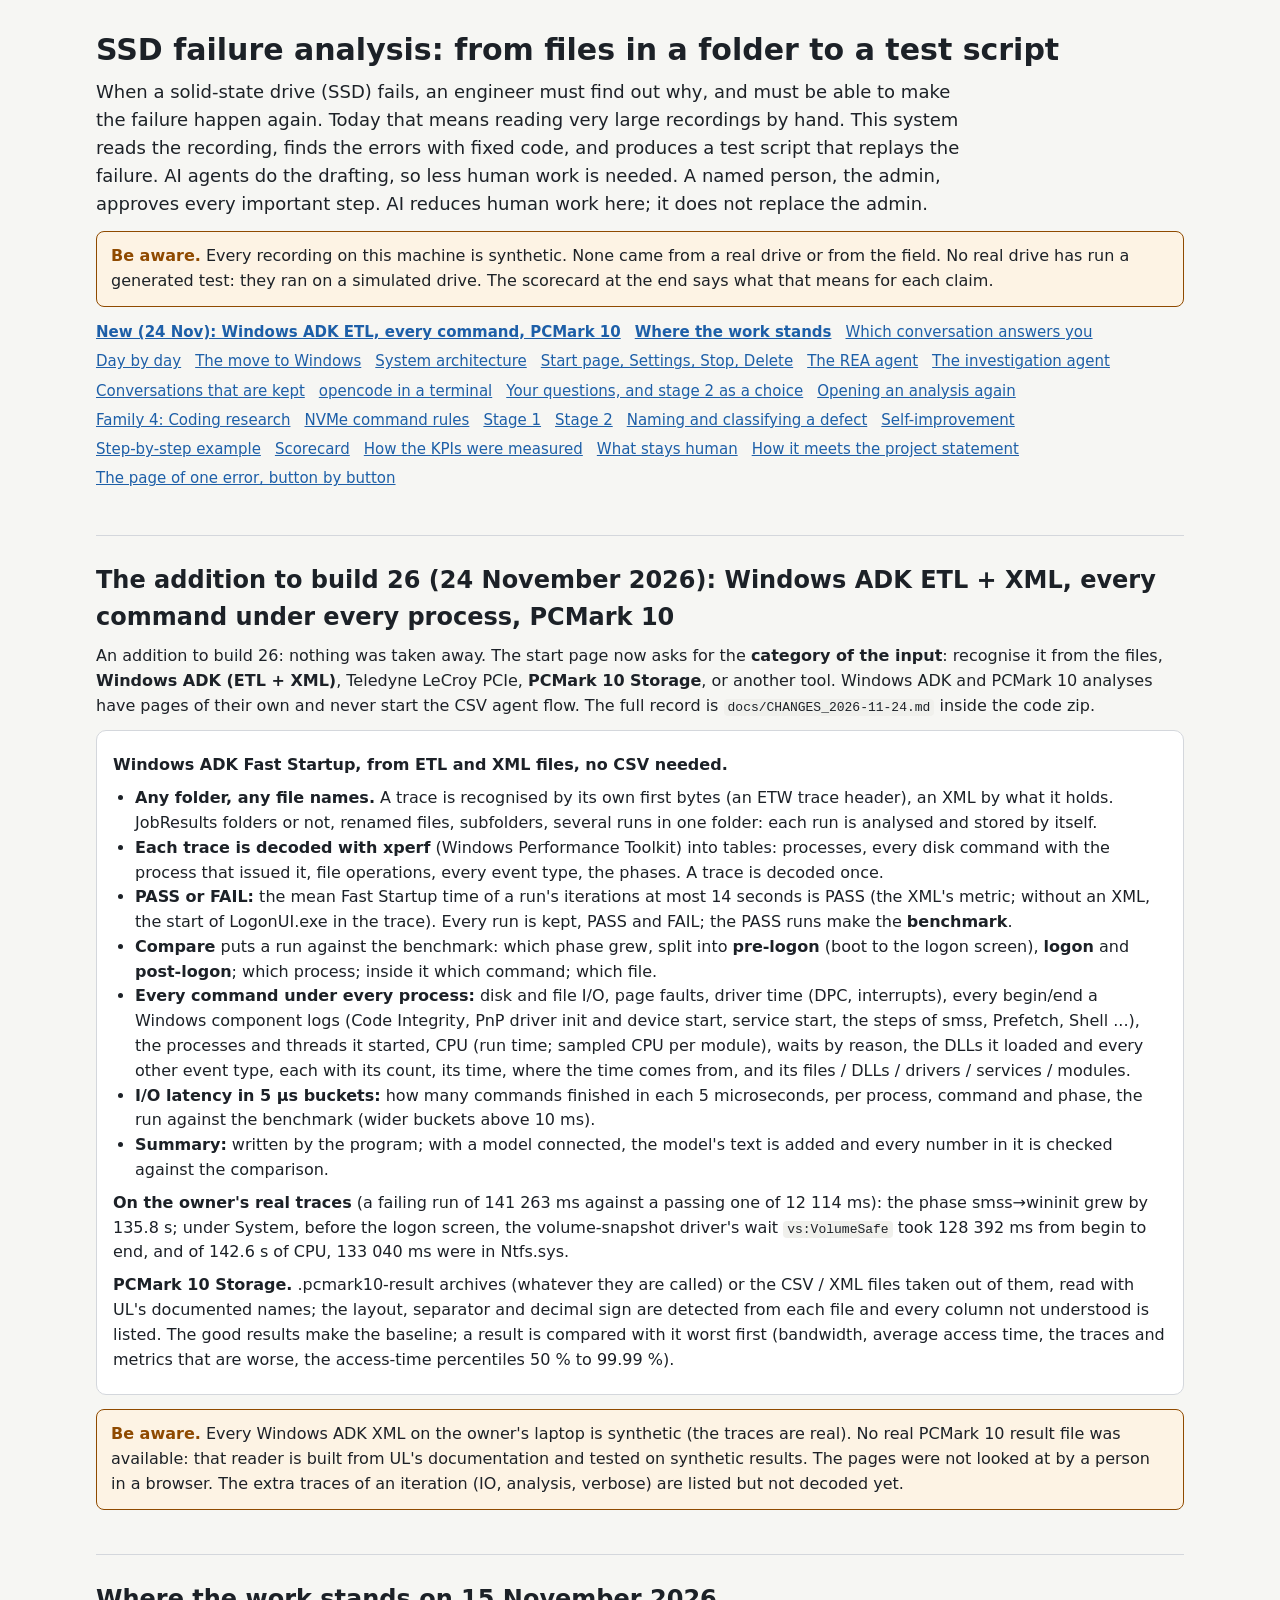
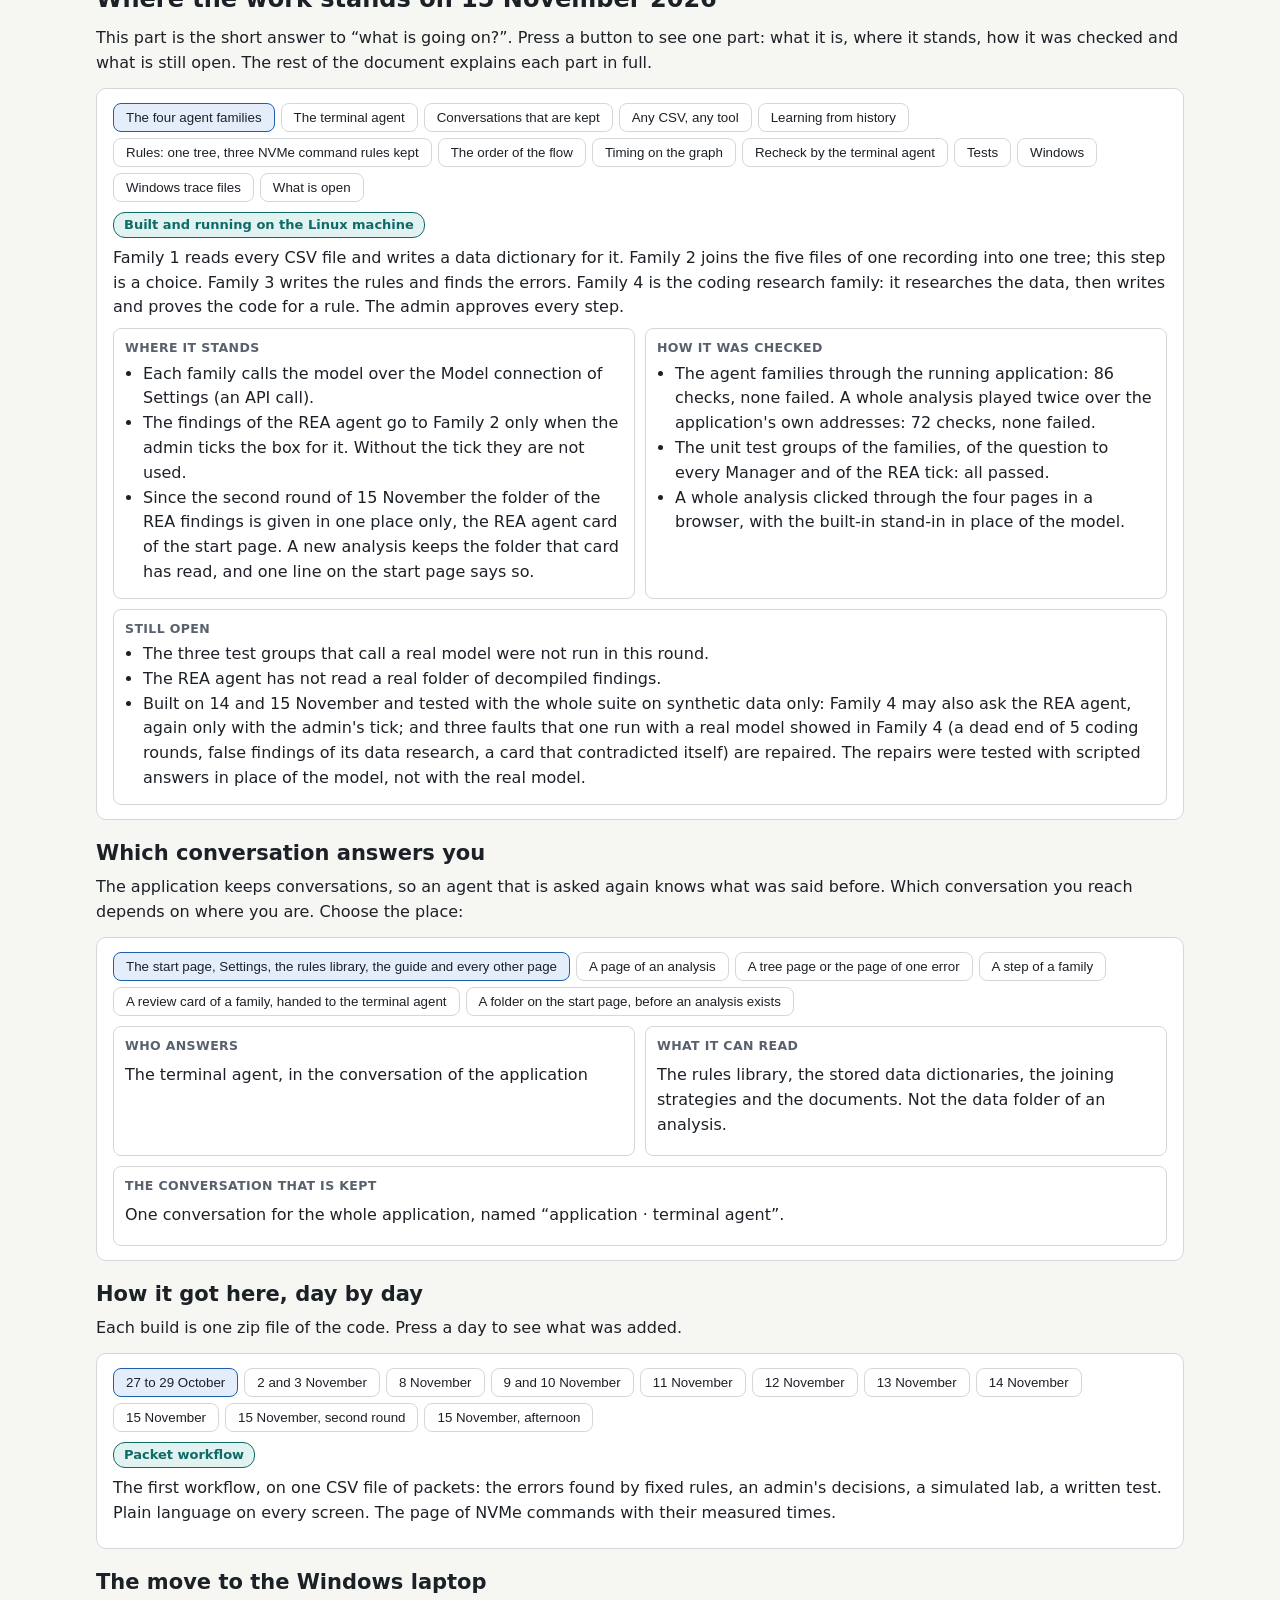
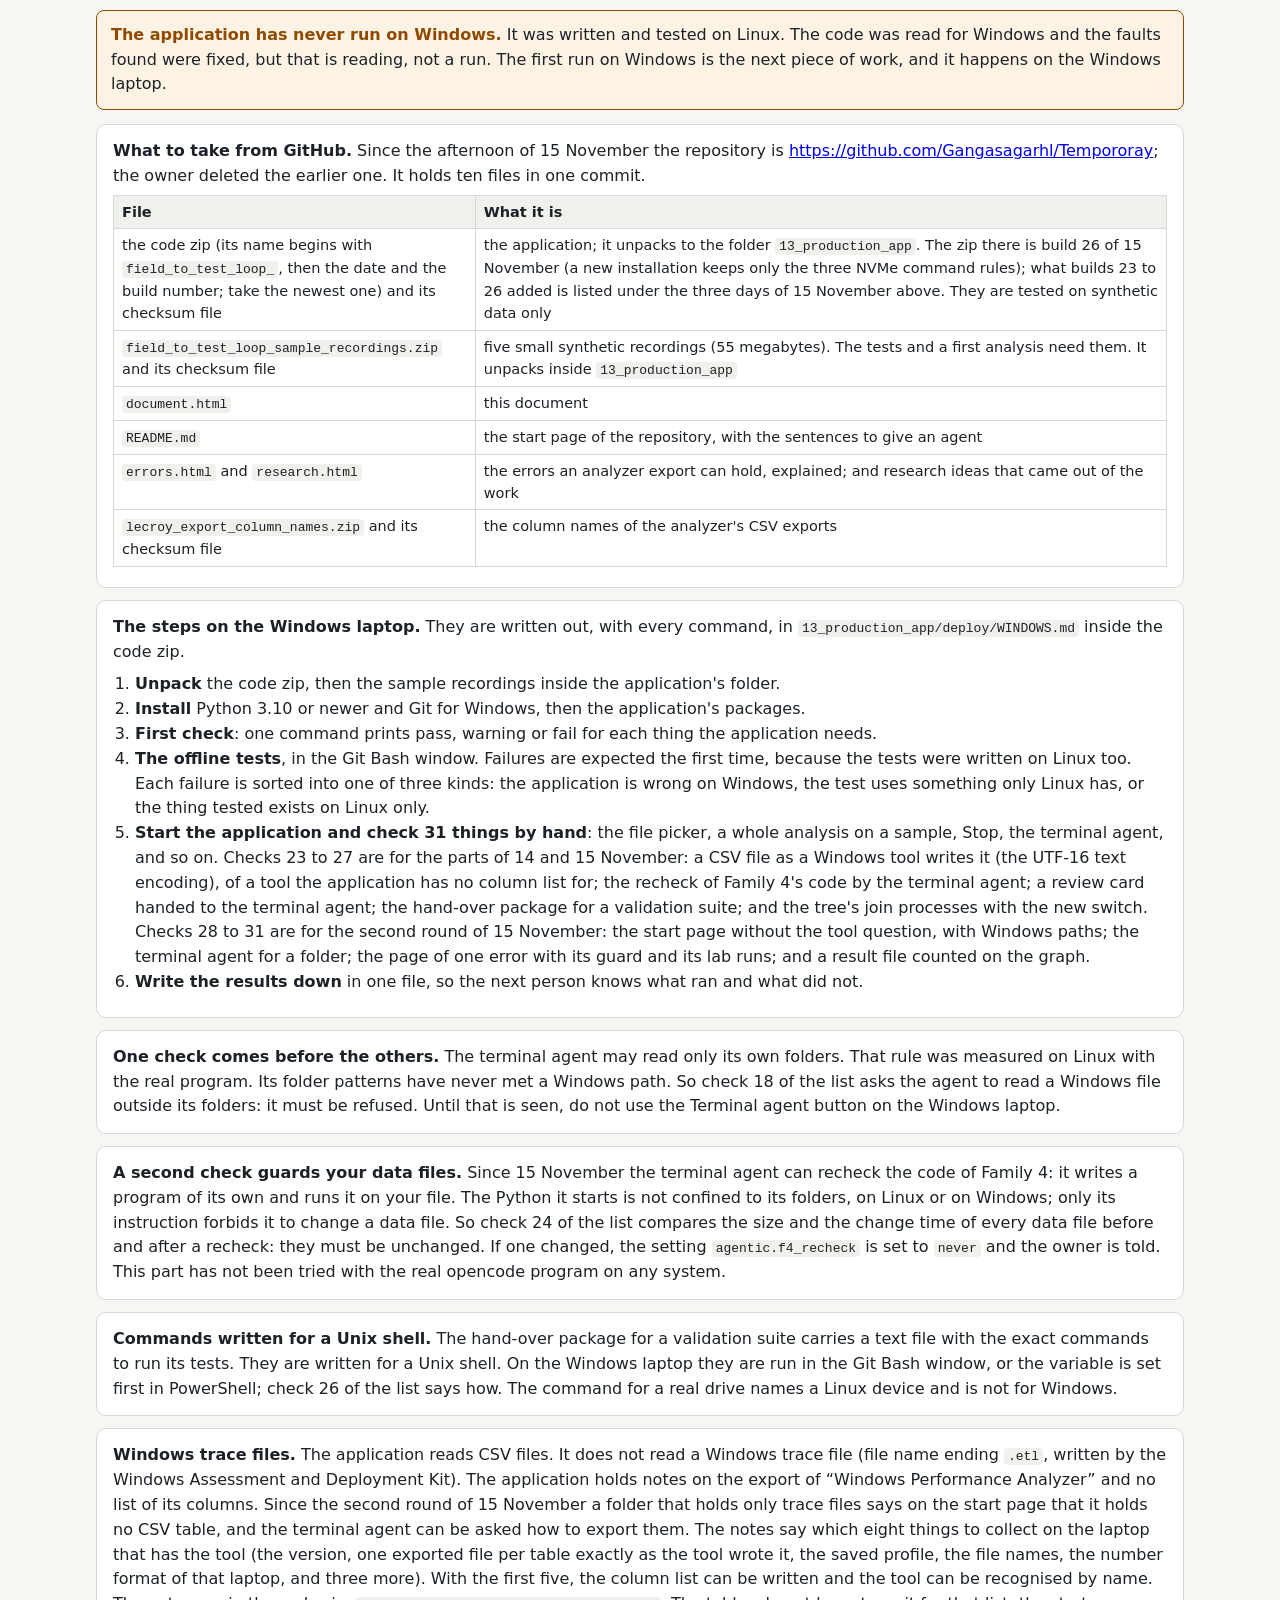
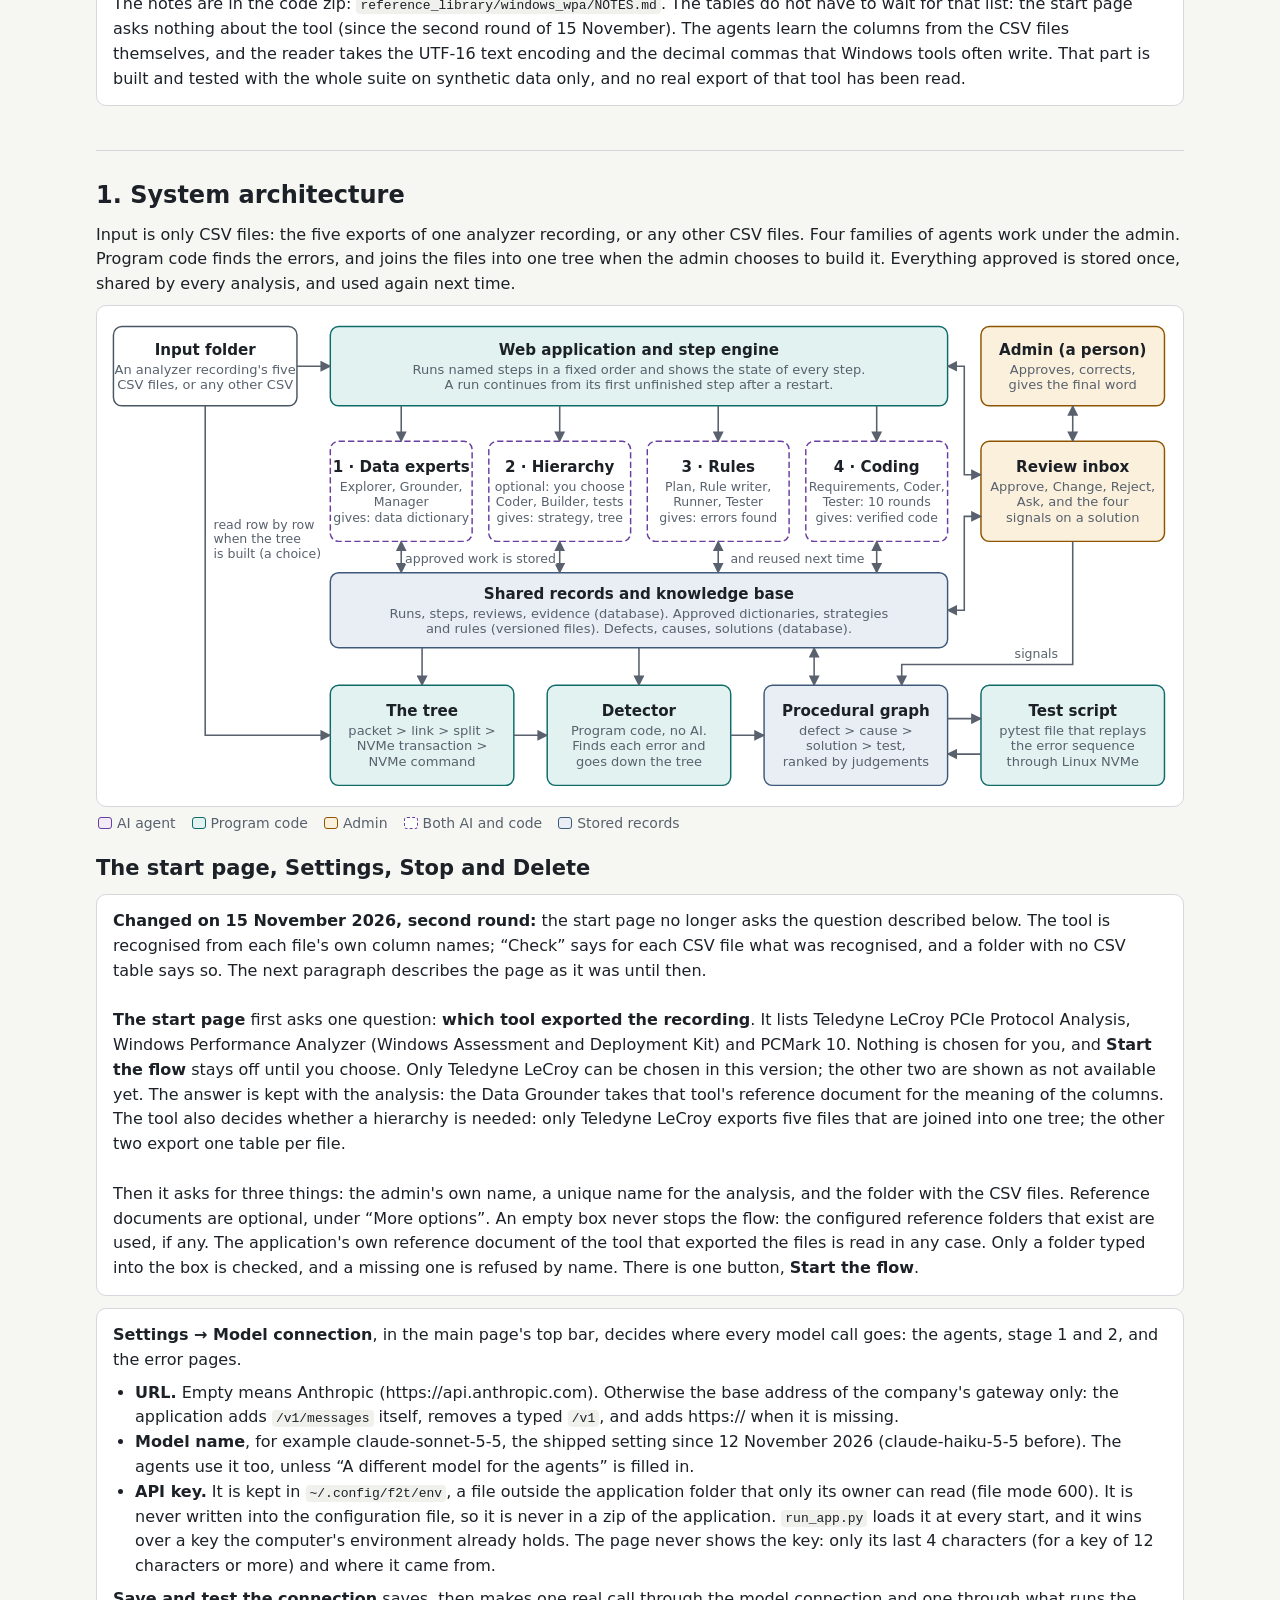
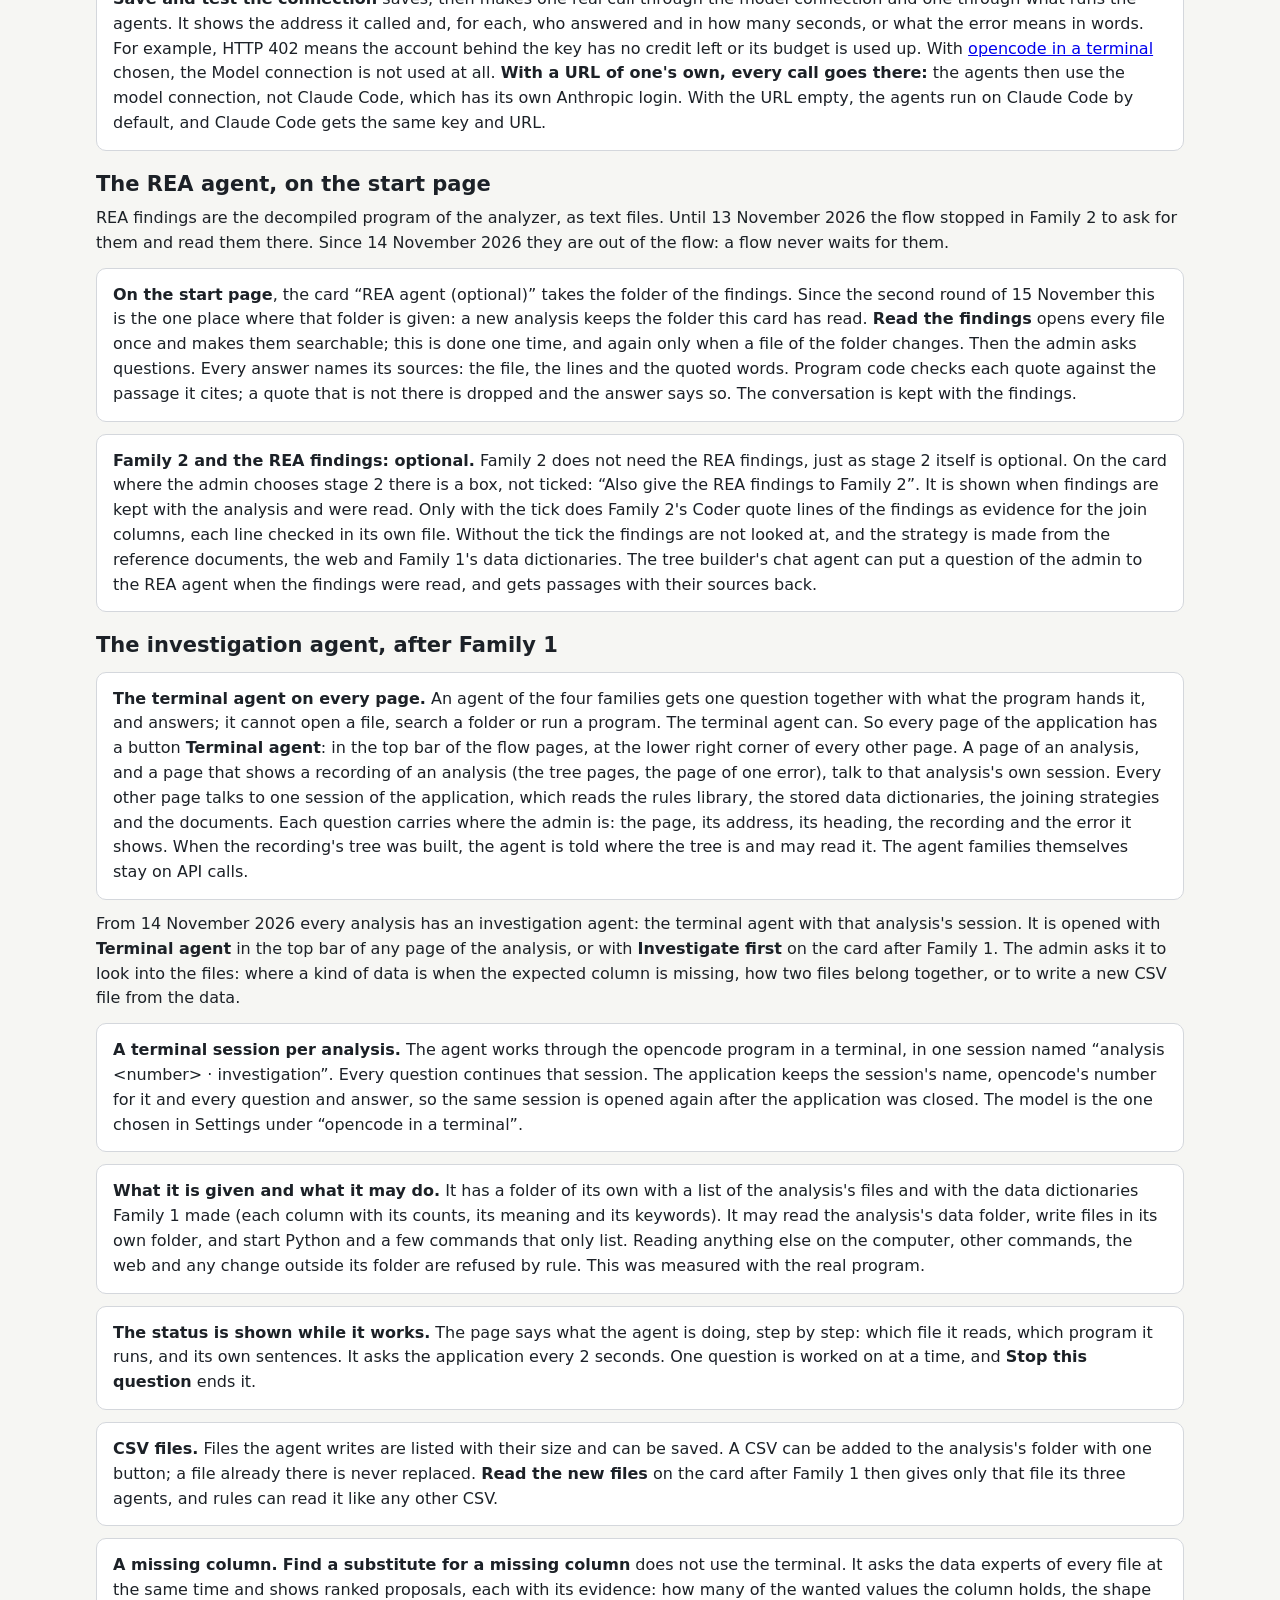
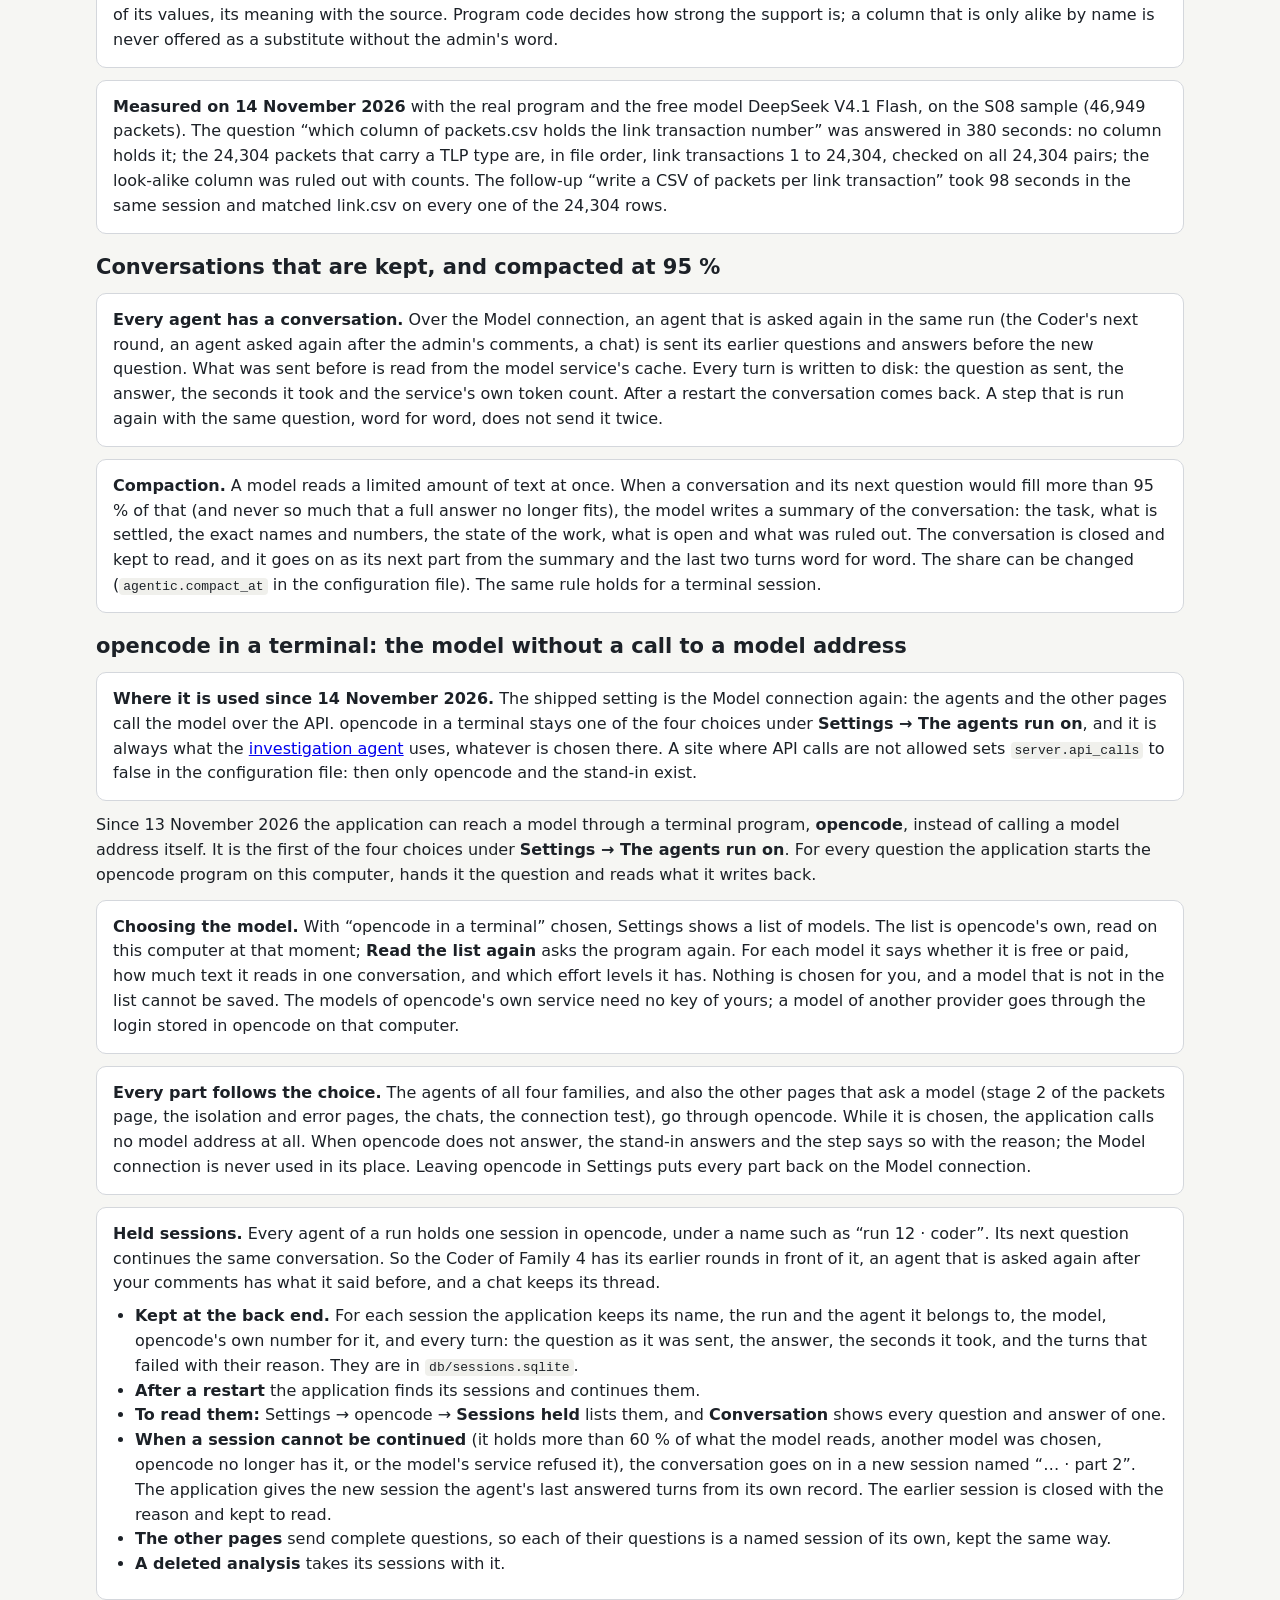
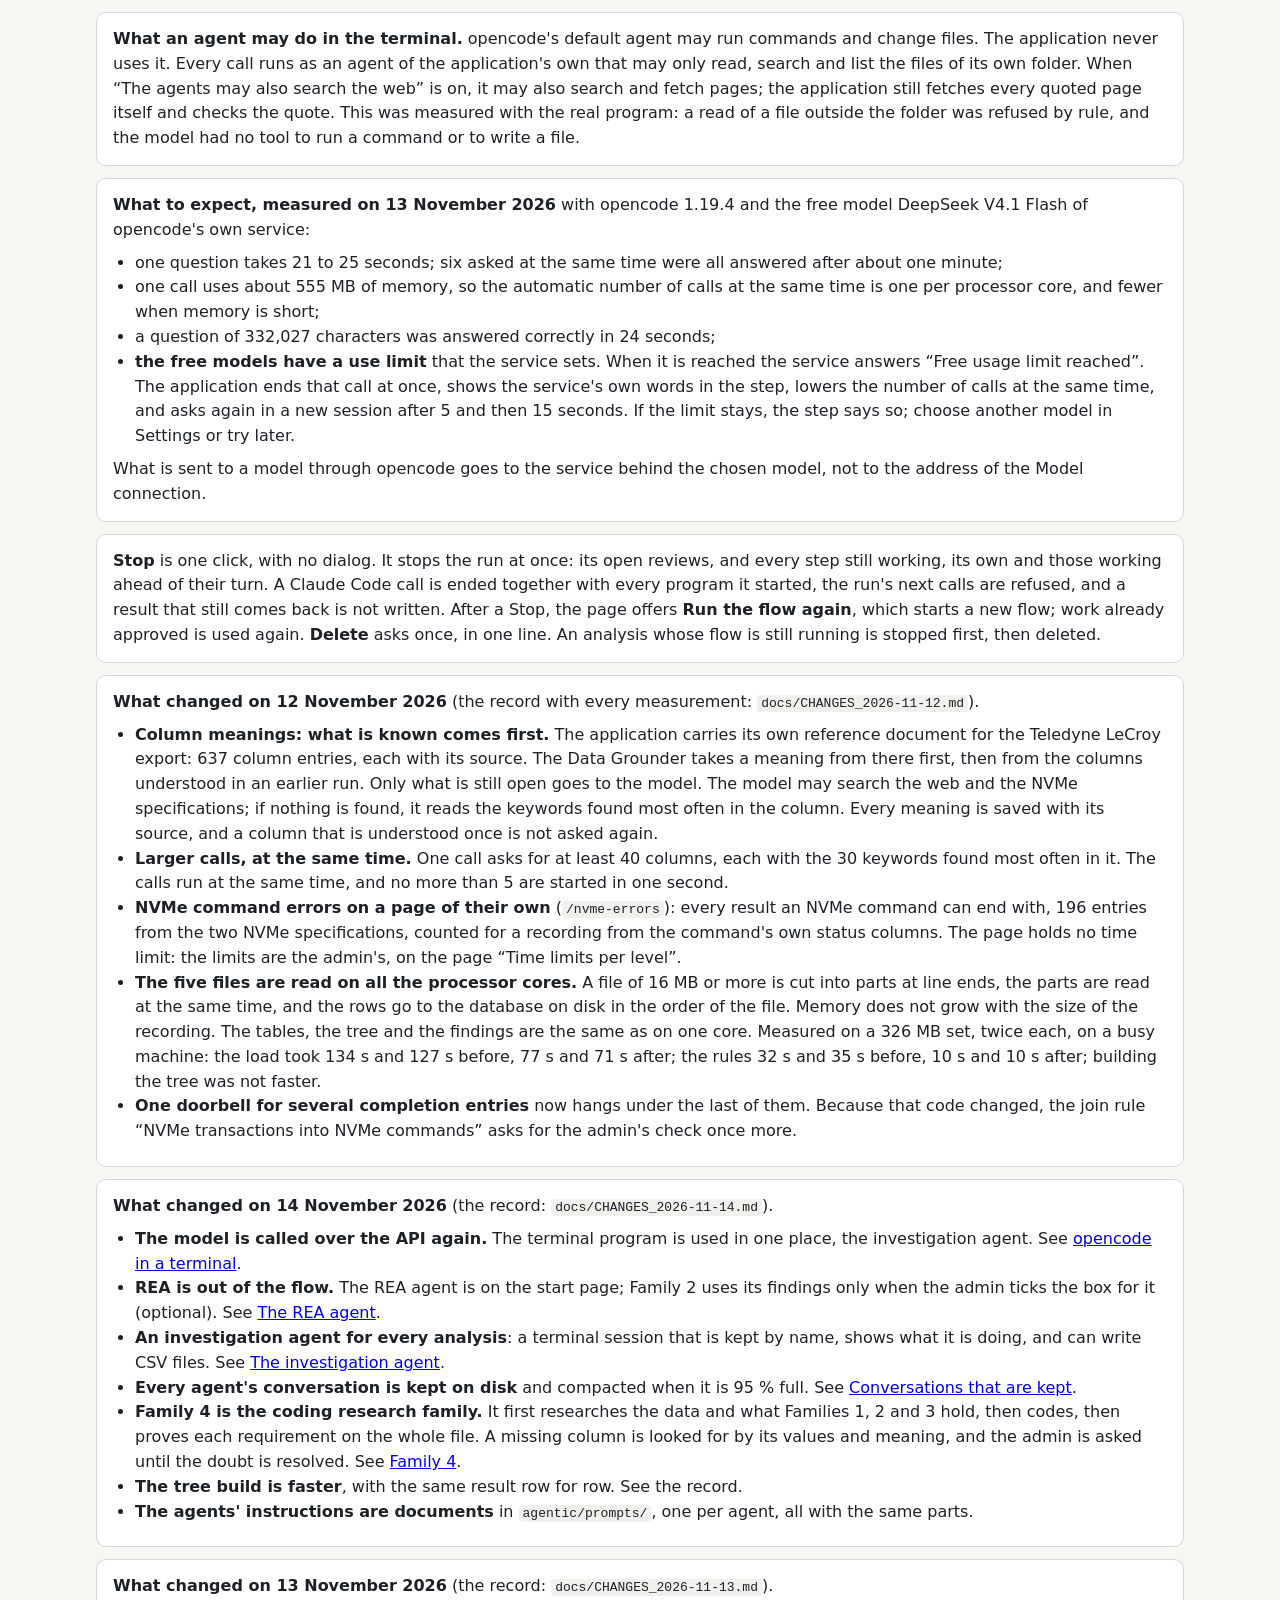
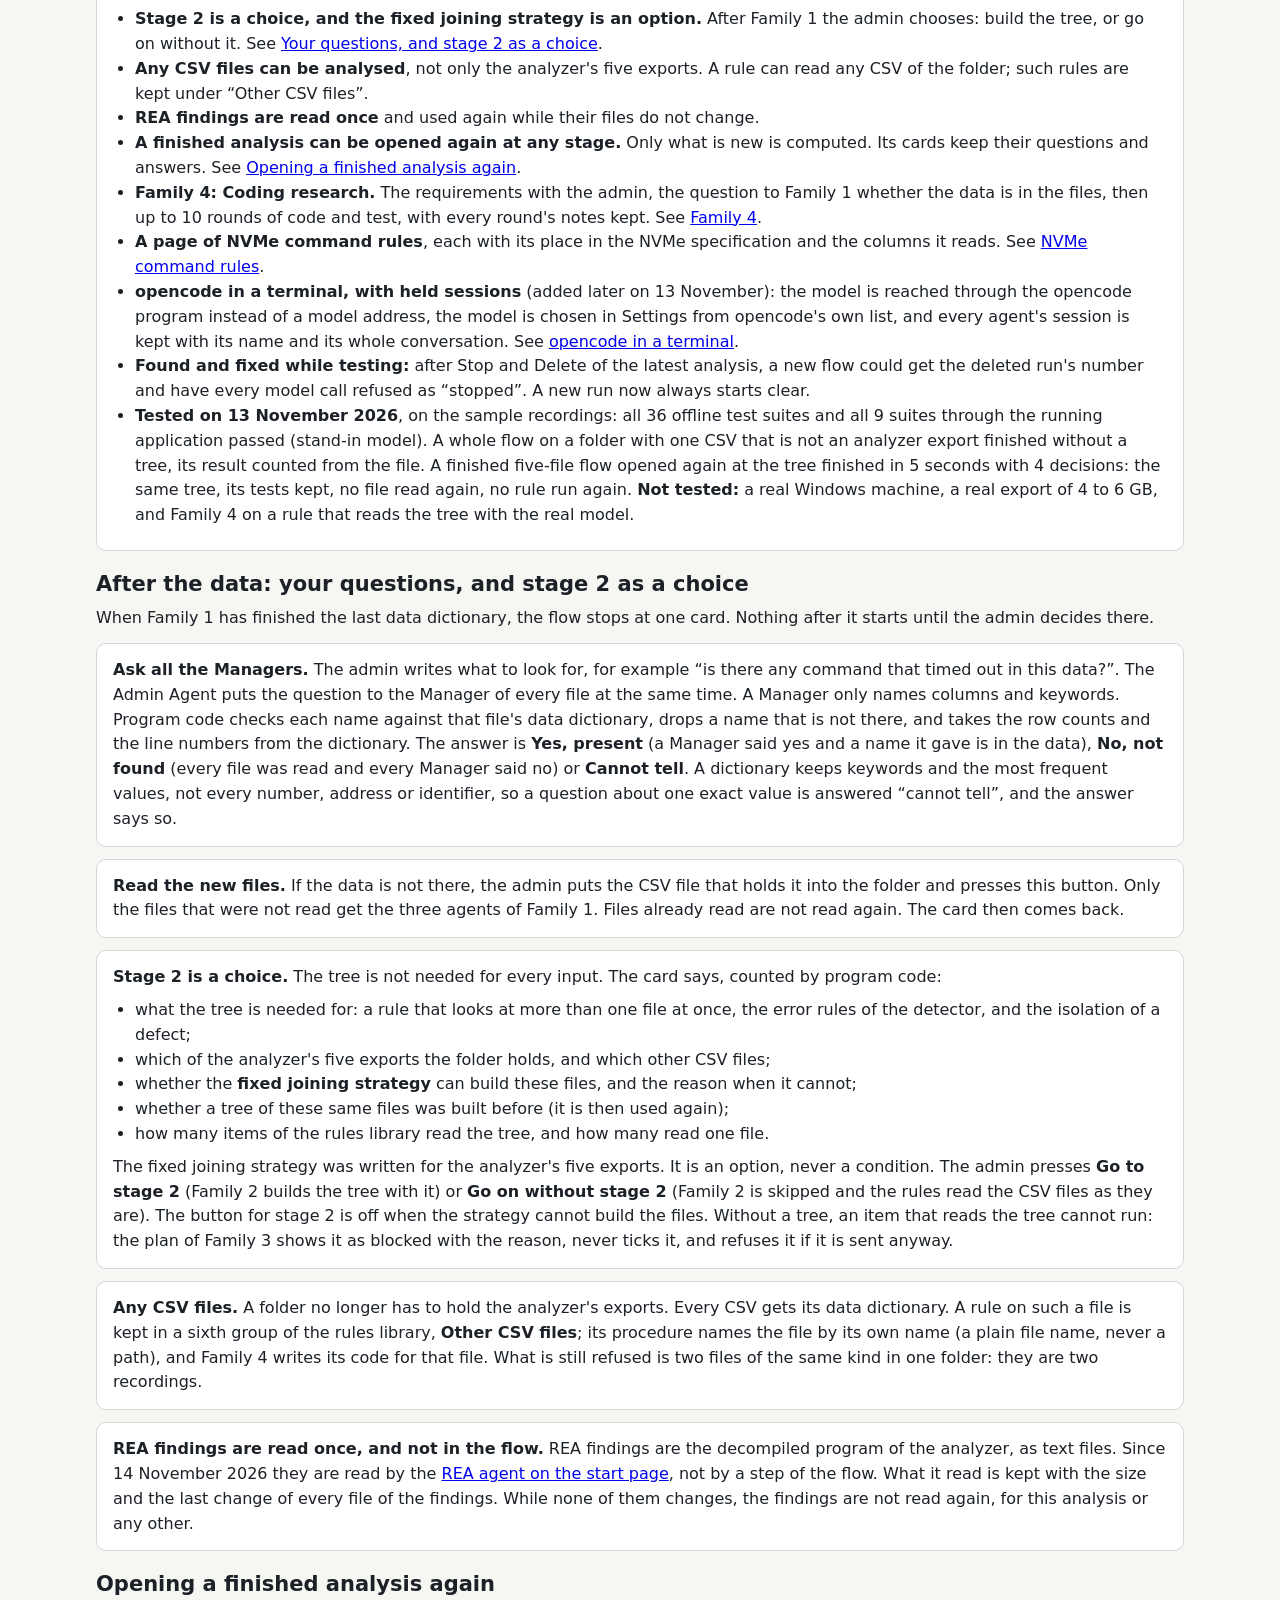
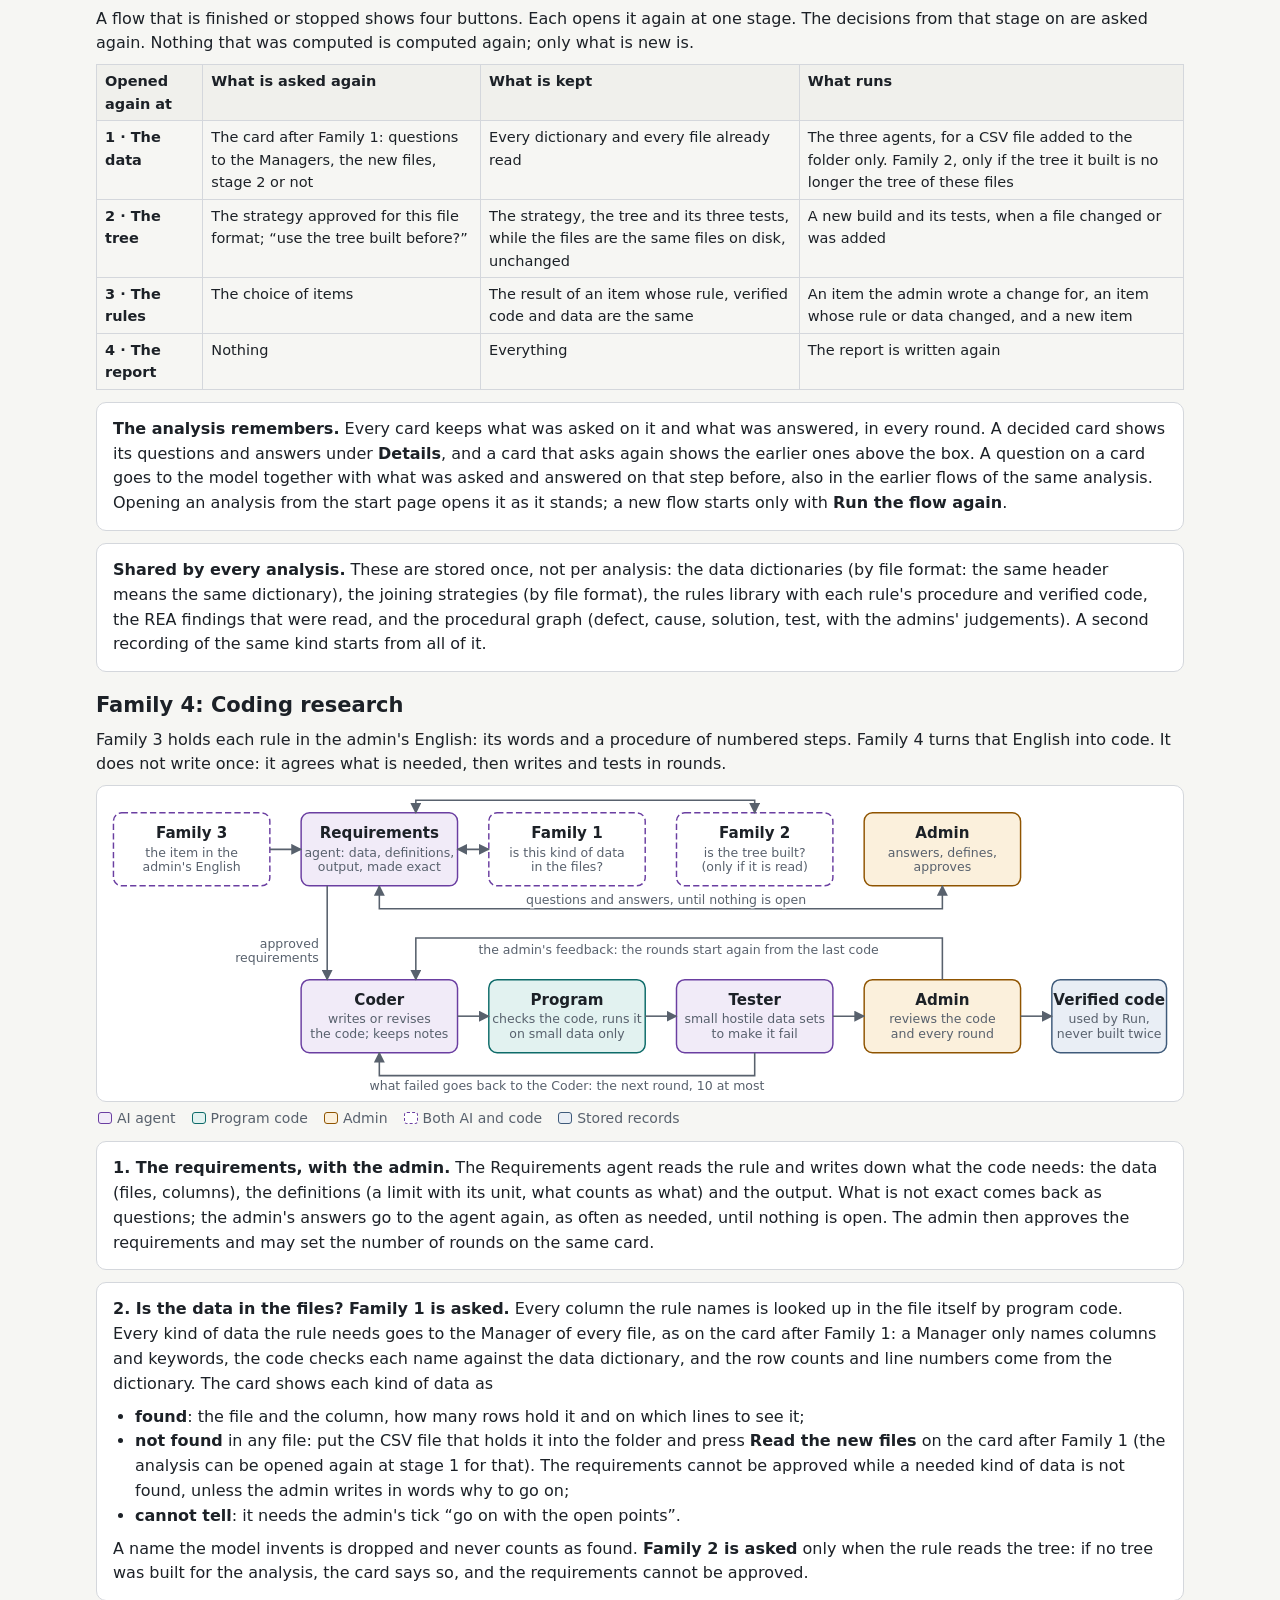
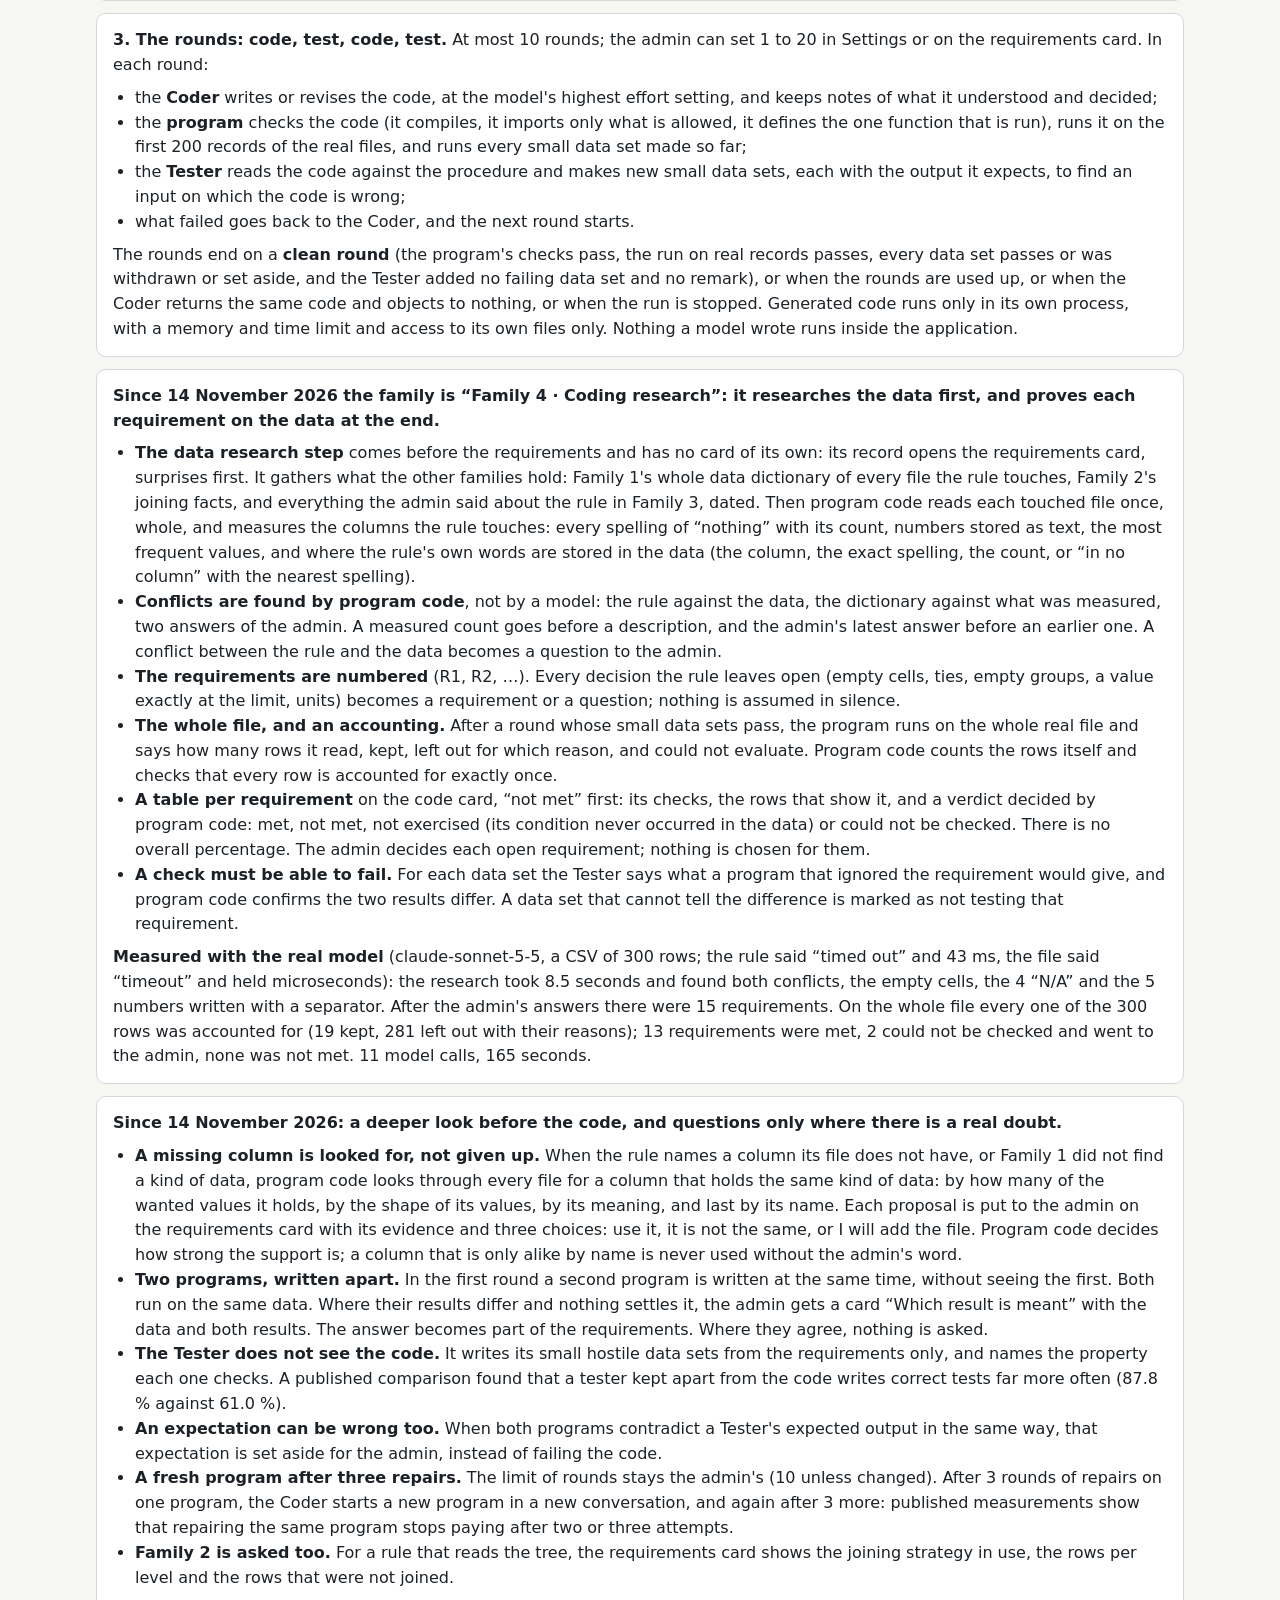
<file: document.html>
<!doctype html>
<html lang="en">
<head>
<meta charset="utf-8">
<meta name="viewport" content="width=device-width, initial-scale=1">
<meta name="color-scheme" content="light dark">
<title>SSD failure analysis: from files to a test script</title>
<style>
:root{--bg:#f6f6f3;--panel:#ffffff;--ink:#1c2127;--muted:#58616d;--line:#d4d7dc;--accent:#1d5fa8;--accent-bg:#e4eefa;--ai:#6a3ea1;--ai-bg:#f1ebf8;--code:#0d6b69;--code-bg:#e2f2f0;--admin:#8f5400;--admin-bg:#fbf0dc;--person:#4a5563;--store:#3e5a7a;--store-bg:#e9eef5;--warn:#8f4a00;--warn-bg:#fdf3e4;--bad:#a12b2b;--ok:#2a7239;--lane:#f0f0ec}
@media (prefers-color-scheme:dark){:root{--bg:#14171b;--panel:#1d2227;--ink:#e8eaed;--muted:#a4adb9;--line:#3a424c;--accent:#7db0ea;--accent-bg:#1e2f44;--ai:#c5a8ea;--ai-bg:#2b2340;--code:#74d3cf;--code-bg:#16302f;--admin:#f0bf70;--admin-bg:#3a2c13;--person:#b7c0cc;--store:#9fb8d6;--store-bg:#22303f;--warn:#f0b878;--warn-bg:#3a2a14;--bad:#f09a9a;--ok:#8fd09c;--lane:#191d22}}
*{box-sizing:border-box}
html{scroll-behavior:smooth}
body{margin:0;background:var(--bg);color:var(--ink);font:16px/1.55 system-ui,-apple-system,"Segoe UI",Roboto,Arial,sans-serif}
.wrap-page{max-width:1120px;margin:0 auto;padding:24px 16px 80px}
h1{font-size:30px;line-height:1.2;margin:8px 0 10px}
h2{font-size:24px;margin:44px 0 8px;border-top:1px solid var(--line);padding-top:26px}
h3{margin:0 0 6px;font-size:21px;line-height:1.3}
p{margin:8px 0}
ul,ol{margin:8px 0;padding-left:22px}
code{font:13px/1.45 ui-monospace,SFMono-Regular,Menlo,Consolas,monospace;background:var(--lane);padding:1px 4px;border-radius:4px;word-break:break-word}
code.wrap{display:block;padding:6px 8px;margin:4px 0}
small{color:var(--muted)}
.lead{font-size:18px;max-width:880px}
nav.toc{display:flex;flex-wrap:wrap;gap:6px 14px;margin:14px 0 4px;font-size:15px}
nav.toc a{color:var(--accent)}
.banner{background:var(--warn-bg);border:1px solid var(--warn);color:var(--ink);border-radius:8px;padding:12px 14px;margin:14px 0}
.banner b:first-child{color:var(--warn)}
.note{background:var(--store-bg);border-left:4px solid var(--store);padding:8px 12px;margin:10px 0;border-radius:0 6px 6px 0}
.note.warn{background:var(--warn-bg);border-left-color:var(--warn)}
.card{background:var(--panel);border:1px solid var(--line);border-radius:10px;padding:14px 16px;margin:12px 0}
.tw{overflow-x:auto;margin:6px 0}
table{border-collapse:collapse;width:100%;font-size:14.5px}
th,td{border:1px solid var(--line);padding:5px 8px;text-align:left;vertical-align:top}
th{background:var(--lane);font-weight:600}
.dwrap{overflow-x:auto;border:1px solid var(--line);border-radius:10px;background:var(--panel);padding:6px}
svg.dia{display:block;width:100%;min-width:720px;height:auto}
svg text{font-family:system-ui,-apple-system,"Segoe UI",Roboto,Arial,sans-serif}
.t{fill:var(--ink);font-size:14.5px;font-weight:650}
.t.sm{font-size:13.5px}
.s{fill:var(--muted);font-size:12.5px}
.s.xs{font-size:12px}
.bx rect,.bx polygon{fill:var(--panel);stroke:var(--line);stroke-width:1.4}
.bx.ai rect{fill:var(--ai-bg);stroke:var(--ai)}
.bx.code rect{fill:var(--code-bg);stroke:var(--code)}
.bx.admin rect,.bx.admin polygon{fill:var(--admin-bg);stroke:var(--admin)}
.bx.mix rect{fill:var(--panel);stroke:var(--ai);stroke-dasharray:6 3}
.bx.store rect{fill:var(--store-bg);stroke:var(--store)}
.bx.person rect{fill:var(--panel);stroke:var(--person)}
.lane rect{fill:var(--lane);stroke:none}
.lbl{paint-order:stroke;stroke:var(--panel);stroke-width:3px}
.lane+.lbl{stroke:var(--lane)}
.ar{fill:none;stroke:var(--muted);stroke-width:1.5}
.mk{fill:var(--muted)}.mkon{fill:var(--accent)}
.st-w rect{fill:var(--panel);stroke:var(--muted)}.st-r rect{fill:var(--accent-bg);stroke:var(--accent)}.st-n rect{fill:var(--admin-bg);stroke:var(--admin)}.st-a rect{fill:var(--code-bg);stroke:var(--code)}
.st-d rect,.st-s rect{fill:var(--panel);stroke:var(--line)}.st-f rect,.st-x rect{fill:var(--panel);stroke:var(--bad)}
.legend{display:flex;flex-wrap:wrap;gap:6px 16px;font-size:14px;margin:6px 2px 0;color:var(--muted)}
.key{display:inline-block;width:14px;height:12px;border-radius:3px;border:1.5px solid;vertical-align:-1px;margin-right:5px}
.k-ai{background:var(--ai-bg);border-color:var(--ai)}.k-code{background:var(--code-bg);border-color:var(--code)}.k-admin{background:var(--admin-bg);border-color:var(--admin)}.k-mix{background:var(--panel);border-color:var(--ai);border-style:dashed}.k-store{background:var(--store-bg);border-color:var(--store)}
#diagram .dia .bx.on rect,#diagram .dia .bx.on polygon{stroke:var(--accent);stroke-width:3.2}
#diagram .dia .bx.off{opacity:.34}
#diagram .dia .ar.off{opacity:.2}
#diagram .dia .ar.on{stroke:var(--accent);stroke-width:2.8;stroke-dasharray:9 7;animation:flow 1.1s linear infinite}
#diagram .dia .lbl.off{opacity:.3}
@keyframes flow{to{stroke-dashoffset:-32}}
.walkgrid{display:grid;grid-template-columns:262px minmax(0,1fr);gap:16px;align-items:start}
.steps{position:sticky;top:8px;max-height:calc(100vh - 18px);overflow:auto;background:var(--panel);border:1px solid var(--line);border-radius:10px;padding:8px}
.steps h4{margin:10px 6px 3px;font-size:12.5px;text-transform:uppercase;letter-spacing:.03em;color:var(--muted)}
.steps ol{list-style:none;margin:0;padding:0}
.steps button{display:block;width:100%;text-align:left;background:none;border:0;color:var(--ink);font:13.5px/1.3 inherit;padding:5px 7px;border-radius:6px;cursor:pointer}
.steps button:hover{background:var(--lane)}
.steps button.cur{background:var(--accent-bg);color:var(--ink);font-weight:650}
.steps button .n{color:var(--muted);display:inline-block;min-width:24px}
.ctl{position:sticky;top:0;z-index:5;background:var(--bg);padding:8px 0 6px;display:flex;flex-wrap:wrap;align-items:center;gap:10px}
.ctl .bar{flex:1 1 150px;height:9px;background:var(--line);border-radius:5px;overflow:hidden;min-width:100px}
.ctl .bar i{display:block;height:100%;background:var(--accent);width:0;transition:width .2s}
.ctl .pos{font-size:14.5px;color:var(--muted);white-space:nowrap}
button.nav{background:var(--panel);border:1.5px solid var(--accent);color:var(--accent);border-radius:8px;padding:8px 18px;font:600 16px inherit;cursor:pointer}
button.nav.pri{background:var(--accent);color:var(--bg)}
button.nav:disabled{opacity:.35;cursor:default}
.badges{display:flex;flex-wrap:wrap;gap:6px;margin:8px 0}
.bdg{display:inline-flex;align-items:center;font-size:13px;font-weight:600;border-radius:12px;padding:2px 10px;border:1.5px solid}
.bdg.ai{background:var(--ai-bg);color:var(--ai);border-color:var(--ai)}
.bdg.code{background:var(--code-bg);color:var(--code);border-color:var(--code)}
.bdg.admin{background:var(--admin-bg);color:var(--admin);border-color:var(--admin)}
.bdg.st{background:var(--panel);color:var(--ink);border-color:var(--line)}
.bdg.st.needs_review{background:var(--admin-bg);border-color:var(--admin);color:var(--admin)}
.bdg.st.approved,.bdg.st.done{background:var(--code-bg);border-color:var(--code);color:var(--code)}
.bdg.st.waiting{border-color:var(--muted)}
.bdg.st.running{background:var(--accent-bg);border-color:var(--accent);color:var(--accent)}
.bdg.pv{background:none;border:1px dashed var(--muted);color:var(--muted);font-weight:500}
.bdg.pv.real{border-style:solid;border-color:var(--ok);color:var(--ok)}
.wn{font-size:13px;color:var(--muted)}
.io{display:grid;grid-template-columns:minmax(0,1fr) minmax(0,2fr);gap:10px;margin:10px 0}
.io>div{background:var(--panel);border:1px solid var(--line);border-radius:8px;padding:9px 11px;min-width:0}
.io h5{margin:0 0 4px;font-size:12.5px;text-transform:uppercase;letter-spacing:.03em;color:var(--muted)}
.gatebox{background:var(--admin-bg);border:1px solid var(--admin);border-radius:8px;padding:9px 11px;margin:10px 0}
.gatebox b{color:var(--admin)}
.gatebox.nowait{background:var(--panel);border-color:var(--line);color:var(--muted)}
.chip{display:inline-block;border:1px solid var(--admin);border-radius:6px;padding:1px 9px;margin:3px 5px 0 0;font-size:13.5px;background:var(--panel)}
.chip.sel{background:var(--admin);color:var(--bg);font-weight:650}
.quote{display:block;border-left:3px solid var(--line);padding:2px 0 2px 10px;margin:5px 0;color:var(--ink)}
.calc{font:14px/1.6 ui-monospace,SFMono-Regular,Menlo,Consolas,monospace;background:var(--lane);border-radius:6px;padding:7px 10px}
pre.code{font:12.5px/1.45 ui-monospace,SFMono-Regular,Menlo,Consolas,monospace;background:var(--lane);border-radius:6px;padding:8px 10px;overflow-x:auto;white-space:pre-wrap;word-break:break-word;margin:6px 0}
.back{margin:10px 0;border:1px solid var(--line);border-radius:8px;overflow:hidden;background:var(--panel)}
.back h5{margin:0;padding:6px 11px;background:var(--lane);font-size:13px}
.back .tw{margin:0}.back table{border:0}.back th{display:none}.back td{border-width:1px 0 0}
.mg{margin:10px 0}
.mg .dwrap{padding:4px}
svg.mini{display:block;width:100%;min-width:640px;height:auto}
.mg .n{fill:var(--panel);stroke:var(--line);stroke-width:1.4}
.mg .n.chg{stroke:var(--accent);stroke-width:3;fill:var(--accent-bg)}
.mg .n.sup{stroke-dasharray:5 4;opacity:.75}
.mg .e{stroke:var(--muted);stroke-width:1.5;fill:none}
.mg .e.chg{stroke:var(--accent);stroke-width:3}
.mgcap{font-size:13px;color:var(--muted);margin:3px 2px}
details.glos{margin-top:14px}
details.glos summary{cursor:pointer;color:var(--accent)}
.io.widec{grid-template-columns:minmax(0,1fr)}
@media (max-width:900px){.walkgrid{grid-template-columns:minmax(0,1fr)}.steps{position:static;max-height:230px}.io{grid-template-columns:1fr}h1{font-size:26px}h2{font-size:22px}}
@media (prefers-reduced-motion:reduce){html{scroll-behavior:auto}#diagram .dia .ar.on{animation:none}.ctl .bar i{transition:none}}

</style>
</head>
<body>
<div class="wrap-page">
<h1>SSD failure analysis: from files in a folder to a test script</h1>
<p class="lead">When a solid-state drive (SSD) fails, an engineer must find out why, and must be able to make the failure happen again. Today that means reading very large recordings by hand. This system reads the recording, finds the errors with fixed code, and produces a test script that replays the failure. AI agents do the drafting, so less human work is needed. A named person, the admin, approves every important step. AI reduces human work here; it does not replace the admin.</p>
<div class="banner"><b>Be aware.</b> Every recording on this machine is synthetic. None came from a real drive or from the field. No real drive has run a generated test: they ran on a simulated drive. The scorecard at the end says what that means for each claim.</div>
<nav class="toc"><a href="#adk"><b>New (24 Nov): Windows ADK ETL, every command, PCMark 10</b></a><a href="#now"><b>Where the work stands</b></a><a href="#sessions">Which conversation answers you</a><a href="#days">Day by day</a><a href="#move">The move to Windows</a><a href="#arch">System architecture</a><a href="#settings">Start page, Settings, Stop, Delete</a><a href="#rea">The REA agent</a><a href="#investigate">The investigation agent</a><a href="#kept">Conversations that are kept</a><a href="#terminal">opencode in a terminal</a><a href="#choice">Your questions, and stage 2 as a choice</a><a href="#again">Opening an analysis again</a><a href="#f4">Family 4: Coding research</a><a href="#nvmerules">NVMe command rules</a><a href="#s1">Stage 1</a><a href="#s2">Stage 2</a><a href="#naming">Naming and classifying a defect</a><a href="#loop">Self-improvement</a><a href="#walk">Step-by-step example</a><a href="#score">Scorecard</a><a href="#kpihow">How the KPIs were measured</a><a href="#human">What stays human</a><a href="#meets">How it meets the project statement</a><a href="#buttons">The page of one error, button by button</a></nav>

<h2 id="adk">The addition to build 26 (24 November 2026): Windows ADK ETL + XML, every command under every process, PCMark 10</h2>
<p>An addition to build 26: nothing was taken away. The start page now asks for the <b>category of the input</b>: recognise it from the files, <b>Windows ADK (ETL + XML)</b>, Teledyne LeCroy PCIe, <b>PCMark 10 Storage</b>, or another tool. Windows ADK and PCMark 10 analyses have pages of their own and never start the CSV agent flow. The full record is <code>docs/CHANGES_2026-11-24.md</code> inside the code zip.</p>
<div class="card">
<p><b>Windows ADK Fast Startup, from ETL and XML files, no CSV needed.</b></p>
<ul>
<li><b>Any folder, any file names.</b> A trace is recognised by its own first bytes (an ETW trace header), an XML by what it holds. JobResults folders or not, renamed files, subfolders, several runs in one folder: each run is analysed and stored by itself.</li>
<li><b>Each trace is decoded with xperf</b> (Windows Performance Toolkit) into tables: processes, every disk command with the process that issued it, file operations, every event type, the phases. A trace is decoded once.</li>
<li><b>PASS or FAIL:</b> the mean Fast Startup time of a run's iterations at most 14 seconds is PASS (the XML's metric; without an XML, the start of LogonUI.exe in the trace). Every run is kept, PASS and FAIL; the PASS runs make the <b>benchmark</b>.</li>
<li><b>Compare</b> puts a run against the benchmark: which phase grew, split into <b>pre-logon</b> (boot to the logon screen), <b>logon</b> and <b>post-logon</b>; which process; inside it which command; which file.</li>
<li><b>Every command under every process:</b> disk and file I/O, page faults, driver time (DPC, interrupts), every begin/end a Windows component logs (Code Integrity, PnP driver init and device start, service start, the steps of smss, Prefetch, Shell ...), the processes and threads it started, CPU (run time; sampled CPU per module), waits by reason, the DLLs it loaded and every other event type, each with its count, its time, where the time comes from, and its files / DLLs / drivers / services / modules.</li>
<li><b>I/O latency in 5 µs buckets:</b> how many commands finished in each 5 microseconds, per process, command and phase, the run against the benchmark (wider buckets above 10 ms).</li>
<li><b>Summary:</b> written by the program; with a model connected, the model's text is added and every number in it is checked against the comparison.</li>
</ul>
<p><b>On the owner's real traces</b> (a failing run of 141 263 ms against a passing one of 12 114 ms): the phase smss&rarr;wininit grew by 135.8 s; under System, before the logon screen, the volume-snapshot driver's wait <code>vs:VolumeSafe</code> took 128 392 ms from begin to end, and of 142.6 s of CPU, 133 040 ms were in Ntfs.sys.</p>
<p><b>PCMark 10 Storage.</b> .pcmark10-result archives (whatever they are called) or the CSV / XML files taken out of them, read with UL's documented names; the layout, separator and decimal sign are detected from each file and every column not understood is listed. The good results make the baseline; a result is compared with it worst first (bandwidth, average access time, the traces and metrics that are worse, the access-time percentiles 50 % to 99.99 %).</p>
</div>
<div class="banner"><b>Be aware.</b> Every Windows ADK XML on the owner's laptop is synthetic (the traces are real). No real PCMark 10 result file was available: that reader is built from UL's documentation and tested on synthetic results. The pages were not looked at by a person in a browser. The extra traces of an iteration (IO, analysis, verbose) are listed but not decoded yet.</div>

<h2 id="now">Where the work stands on 15 November 2026</h2>
<p>This part is the short answer to &ldquo;what is going on?&rdquo;. Press a button to see one part: what it is, where it stands, how it was checked and what is still open. The rest of the document explains each part in full.</p>
<div class="card">
<div class="tabs" id="nowtabs" role="tablist" aria-label="Parts of the work"></div>
<div id="nowpanel" aria-live="polite"></div>
</div>

<h3 id="sessions" style="margin-top:20px">Which conversation answers you</h3>
<p>The application keeps conversations, so an agent that is asked again knows what was said before. Which conversation you reach depends on where you are. Choose the place:</p>
<div class="card">
<div class="tabs" id="sestabs" role="tablist" aria-label="Where you are in the application"></div>
<div id="sespanel" aria-live="polite"></div>
</div>

<h3 id="days" style="margin-top:20px">How it got here, day by day</h3>
<p>Each build is one zip file of the code. Press a day to see what was added.</p>
<div class="card">
<div class="tabs" id="daytabs" role="tablist" aria-label="Days of the work"></div>
<div id="daypanel" aria-live="polite"></div>
</div>

<h3 id="move" style="margin-top:20px">The move to the Windows laptop</h3>
<div class="banner"><b>The application has never run on Windows.</b> It was written and tested on Linux. The code was read for Windows and the faults found were fixed, but that is reading, not a run. The first run on Windows is the next piece of work, and it happens on the Windows laptop.</div>
<div class="card"><b>What to take from GitHub.</b> Since the afternoon of 15 November the repository is <a href="https://github.com/Gangasagarhl/Tempororay" style="overflow-wrap:anywhere">https://github.com/Gangasagarhl/Tempororay</a>; the owner deleted the earlier one. It holds ten files in one commit.
<div class="tw"><table><tr><th>File</th><th>What it is</th></tr>
<tr><td>the code zip (its name begins with <code>field_to_test_loop_</code>, then the date and the build number; take the newest one) and its checksum file</td><td>the application; it unpacks to the folder <code>13_production_app</code>. The zip there is build 26 of 15 November (a new installation keeps only the three NVMe command rules); what builds 23 to 26 added is listed under the three days of 15 November above. They are tested on synthetic data only</td></tr>
<tr><td><code>field_to_test_loop_sample_recordings.zip</code> and its checksum file</td><td>five small synthetic recordings (55 megabytes). The tests and a first analysis need them. It unpacks inside <code>13_production_app</code></td></tr>
<tr><td><code>document.html</code></td><td>this document</td></tr>
<tr><td><code>README.md</code></td><td>the start page of the repository, with the sentences to give an agent</td></tr>
<tr><td><code>errors.html</code> and <code>research.html</code></td><td>the errors an analyzer export can hold, explained; and research ideas that came out of the work</td></tr>
<tr><td><code>lecroy_export_column_names.zip</code> and its checksum file</td><td>the column names of the analyzer's CSV exports</td></tr></table></div></div>
<div class="card"><b>The steps on the Windows laptop.</b> They are written out, with every command, in <code>13_production_app/deploy/WINDOWS.md</code> inside the code zip.
<ol>
<li><b>Unpack</b> the code zip, then the sample recordings inside the application's folder.</li>
<li><b>Install</b> Python 3.10 or newer and Git for Windows, then the application's packages.</li>
<li><b>First check</b>: one command prints pass, warning or fail for each thing the application needs.</li>
<li><b>The offline tests</b>, in the Git Bash window. Failures are expected the first time, because the tests were written on Linux too. Each failure is sorted into one of three kinds: the application is wrong on Windows, the test uses something only Linux has, or the thing tested exists on Linux only.</li>
<li><b>Start the application and check 31 things by hand</b>: the file picker, a whole analysis on a sample, Stop, the terminal agent, and so on. Checks 23 to 27 are for the parts of 14 and 15 November: a CSV file as a Windows tool writes it (the UTF-16 text encoding), of a tool the application has no column list for; the recheck of Family 4's code by the terminal agent; a review card handed to the terminal agent; the hand-over package for a validation suite; and the tree's join processes with the new switch. Checks 28 to 31 are for the second round of 15 November: the start page without the tool question, with Windows paths; the terminal agent for a folder; the page of one error with its guard and its lab runs; and a result file counted on the graph.</li>
<li><b>Write the results down</b> in one file, so the next person knows what ran and what did not.</li>
</ol></div>
<div class="card"><b>One check comes before the others.</b> The terminal agent may read only its own folders. That rule was measured on Linux with the real program. Its folder patterns have never met a Windows path. So check 18 of the list asks the agent to read a Windows file outside its folders: it must be refused. Until that is seen, do not use the Terminal agent button on the Windows laptop.</div>
<div class="card"><b>A second check guards your data files.</b> Since 15 November the terminal agent can recheck the code of Family 4: it writes a program of its own and runs it on your file. The Python it starts is not confined to its folders, on Linux or on Windows; only its instruction forbids it to change a data file. So check 24 of the list compares the size and the change time of every data file before and after a recheck: they must be unchanged. If one changed, the setting <code>agentic.f4_recheck</code> is set to <code>never</code> and the owner is told. This part has not been tried with the real opencode program on any system.</div>
<div class="card"><b>Commands written for a Unix shell.</b> The hand-over package for a validation suite carries a text file with the exact commands to run its tests. They are written for a Unix shell. On the Windows laptop they are run in the Git Bash window, or the variable is set first in PowerShell; check 26 of the list says how. The command for a real drive names a Linux device and is not for Windows.</div>
<div class="card"><b>Windows trace files.</b> The application reads CSV files. It does not read a Windows trace file (file name ending <code>.etl</code>, written by the Windows Assessment and Deployment Kit). The application holds notes on the export of &ldquo;Windows Performance Analyzer&rdquo; and no list of its columns. Since the second round of 15 November a folder that holds only trace files says on the start page that it holds no CSV table, and the terminal agent can be asked how to export them. The notes say which eight things to collect on the laptop that has the tool (the version, one exported file per table exactly as the tool wrote it, the saved profile, the file names, the number format of that laptop, and three more). With the first five, the column list can be written and the tool can be recognised by name. The notes are in the code zip: <code>reference_library/windows_wpa/NOTES.md</code>. The tables do not have to wait for that list: the start page asks nothing about the tool (since the second round of 15 November). The agents learn the columns from the CSV files themselves, and the reader takes the UTF-16 text encoding and the decimal commas that Windows tools often write. That part is built and tested with the whole suite on synthetic data only, and no real export of that tool has been read.</div>

<style>
.tabs{display:flex;flex-wrap:wrap;gap:6px;margin:0 0 10px}
.tabs button{background:var(--panel);border:1.5px solid var(--line);color:var(--ink);border-radius:8px;padding:6px 12px;font:600 14.5px inherit;cursor:pointer}
.tabs button:hover{border-color:var(--accent)}
.tabs button.cur{background:var(--accent-bg);border-color:var(--accent)}
.tabs button:focus-visible{outline:2px solid var(--accent);outline-offset:2px}
.now4{display:grid;grid-template-columns:repeat(2,minmax(0,1fr));gap:10px}
.now4>div{border:1px solid var(--line);border-radius:8px;padding:9px 11px;min-width:0}
.now4 h5{margin:0 0 4px;font-size:12.5px;text-transform:uppercase;letter-spacing:.03em;color:var(--muted)}
.now4 ul{margin:4px 0;padding-left:18px}
.stt{display:inline-block;font-size:13px;font-weight:600;border-radius:12px;padding:2px 10px;border:1.5px solid;margin:0 0 8px}
.stt.ok{background:var(--code-bg);color:var(--code);border-color:var(--code)}
.stt.part{background:var(--admin-bg);color:var(--admin);border-color:var(--admin)}
.stt.no{background:var(--panel);color:var(--bad);border-color:var(--bad)}
@media (max-width:900px){.now4{grid-template-columns:minmax(0,1fr)}}
</style>
<script>
(function(){
const PARTS=[
 {t:"The four agent families",s:["ok","Built and running on the Linux machine"],
  what:"Family 1 reads every CSV file and writes a data dictionary for it. Family 2 joins the five files of one recording into one tree; this step is a choice. Family 3 writes the rules and finds the errors. Family 4 is the coding research family: it researches the data, then writes and proves the code for a rule. The admin approves every step.",
  where:["Each family calls the model over the Model connection of Settings (an API call).","The findings of the REA agent go to Family 2 only when the admin ticks the box for it. Without the tick they are not used.","Since the second round of 15 November the folder of the REA findings is given in one place only, the REA agent card of the start page. A new analysis keeps the folder that card has read, and one line on the start page says so."],
  how:["The agent families through the running application: 86 checks, none failed. A whole analysis played twice over the application's own addresses: 72 checks, none failed.","The unit test groups of the families, of the question to every Manager and of the REA tick: all passed.","A whole analysis clicked through the four pages in a browser, with the built-in stand-in in place of the model."],
  open:["The three test groups that call a real model were not run in this round.","The REA agent has not read a real folder of decompiled findings.","Built on 14 and 15 November and tested with the whole suite on synthetic data only: Family 4 may also ask the REA agent, again only with the admin's tick; and three faults that one run with a real model showed in Family 4 (a dead end of 5 coding rounds, false findings of its data research, a card that contradicted itself) are repaired. The repairs were tested with scripted answers in place of the model, not with the real model."]},
 {t:"The terminal agent",s:["ok","On every page since 14 November"],
  what:"An agent of the four families gets one question with the data the program hands it. It cannot open a file, search a folder or run a program. The terminal agent can: it works through the opencode program in a terminal. Every page has the button Terminal agent.",
  where:["In the top bar of the flow pages; at the lower right corner of every other page.","The question carries where you are: the page, its heading, the recording and the error it shows.","When the recording's tree was built, the agent is told where the tree is and may read it."],
  how:["A browser check on 17 page addresses: 102 checks, none failed.","One real question from the rules library page, &ldquo;how many items does the rules library hold in each section and level?&rdquo;: counted with a small program, answered 5, which is what the folder holds, in 85 seconds with a free model."],
  open:["A real question about the tree from the page of one error was not asked; a unit test confirms the agent is handed the tree's place and the permission to read it.","Built on 15 November and tested with the whole suite on synthetic data only: every review card of the flow pages has the button &ldquo;Ask the terminal agent about this card&rdquo;. It was tested with a stand-in for the opencode program, not with the real program.","Built in the second round of 15 November: the terminal agent can be asked about the files of a folder on the start page, before an analysis exists. It may read that folder only, and a table it writes reaches the folder only when the admin presses a button. Tested with a stand-in for the opencode program, not with the real program. A Python program it starts is not held back by its permissions.","On Windows: see the part &ldquo;Windows&rdquo;."]},
 {t:"Conversations that are kept",s:["ok","Kept on disk, back after a restart"],
  what:"Every agent has a conversation. When it is asked again in the same run, its earlier questions and answers are sent before the new one. Every turn is written to disk. When a conversation would fill more than 95 of 100 parts of what the model can read at once, the model writes a summary and the conversation goes on from it.",
  where:["Settings shows them under &ldquo;Sessions held&rdquo;, with every question and answer.","The next block of this page shows which conversation you reach from which place."],
  how:["Unit tests: earlier turns sent again, saved and back after a restart, a step run again not sent twice, the summary at 95 of 100 parts."],
  open:["Nothing known."]},
 {t:"Any CSV, any tool",s:["part","Built on 14 and 15 November, tested with the whole suite on synthetic data only"],
  what:"There is no code per measuring tool. The people who have a tool convert its recording to CSV. Family 1 learns the columns from the files. Joining files into one tree (Family 2) is a choice. The admin and Family 3 make the rules, and Family 4 codes them with proof. This part is what was built so that a recording of any tool can start and go on.",
  where:["Since the second round of 15 November the start page does not ask which tool exported the recording. The tool is recognised from each file's own column names, and &ldquo;Check&rdquo; says for each CSV file what was recognised. (Build 23 had asked, with a fourth answer &ldquo;Another tool, or I do not know&rdquo;.)","A folder with no CSV table says so: &ldquo;No CSV table in this folder: the agent families read tables.&rdquo;, with the other files grouped by their ending, count and size. Start the flow stays off. The terminal agent can then be asked what each file is and how it becomes a CSV table.","The reader decides from the first lines of a file how it is written: comma, semicolon, tab or vertical bar between the cells; a header that is not on the first line; the text encodings UTF-8 and UTF-16; decimal commas. A file that is not a table is refused in one sentence, and the other files go on.","A tool is taken for a file only when the file's own column names look like that tool's: at least 5 names and at least 30 in 100.","Rows that a rule finds in such a file become errors. Each has a page of its own: the row with the meaning of every column, the rows around it, and an isolation that is kept."],
  how:["Each part passed its own tests, with files written by the tests and the built-in stand-in in place of the model. For example on a file of 300,000 rows: the errors were listed in 3.03 seconds, and the rows around one error were read in about 0.01 seconds without loading the file.","One run with a real model on 14 November, before these parts were built: a file of 608 rows with disguised column names, made from a synthetic sample. All 15 column meanings were right and the rule's result was exact (6 of 6 rows). It was not a file of a real tool."],
  open:["The second half is not built. The cause, the graph of defect, cause and solution, and the replay test exist only for NVMe commands of the Teledyne LeCroy five-file export. The page of an error of another file isolates and goes no further.","In the run with the real model, 11 of the 15 column meanings had no source the program can check. They were right on that easy file. On a real export nobody knows.","No VIAVI export and no real export of any other tool has been read. For VIAVI, the people who have the tool convert the trace with VIAVI's own &ldquo;Export to Text File&rdquo; tool. No loader and no column list in code is needed.","Not looked at by a person in a browser. The readers of Family 4 and the other readers of the agent families now take a file in its own form: one recording written three ways (plain, with semicolons and a title line, in UTF-16) gave the same result in each reader, with files written by the tests. Three places still assume the plain form (the stand-in of Family 2, the question to all the Managers, the list of refused files), and three decisions of that builder wait for the owner."]},
 {t:"Learning from history",s:["part","Built and measured on the simulated bench, tested with the whole suite on synthetic data only"],
  what:"Before 14 November the search for a way to reproduce a defect started empty every time. Now what a search learned is kept in the knowledge base, and the next search for the same kind of defect starts from it. No model is trained: it is counting and a stored search state.",
  where:["Kept after every search: the best procedure found, how often each kind of change helped, and how many lab runs it took.","The next search of the same kind runs the best stored procedure first. The carried counts are limited to the weight of 14 lab runs, so a wrong history is overruled early.","It is in the search of the earlier packet workflow. A setting switches it off; the search is then exactly as before.","Also new: a search and a &ldquo;most stressful conditions&rdquo; step on the page of one error, and a reward computed from the detector's findings alone."],
  how:["Simulated bench, 5 kinds of defect and 12 random seeds, so 60 pairs of searches, 300 lab runs allowed: the second search needed fewer lab runs than the first in 49 of 60 pairs, the same in 11, more in none. The middle value fell from 301 to 72 lab runs.","The gain comes from the stored best procedure, not from the carried counts: the counts alone gave 26 better, 18 equal and 16 worse.","The search on the page of one error, on a simulated drive with a hidden trigger, 200 runs: with the drive's time hint it found 50 of 50 triggers, and a random choice found 37 of 50."],
  open:["Without the time hint the search on the page of one error found 33 of 50, and the random choice 37 of 50: worse than random. A real drive may give no such hint.","Nothing was measured on a real bench: none is connected.","On the simulated bench the hidden trigger of a kind of defect is the same in both searches. After a firmware change on a real drive that need not hold."]},
 {t:"Rules: one tree, three NVMe command rules kept",s:["part","Changed in build 25 (15 November, afternoon); each part tested by itself on synthetic data only"],
  what:"Page 3 and the rules library are one tree that you open level by level: section, kind of recording, level, group, item. Under the section Errors, the kind NVMe errors and the level NVMe command level errors the owner keeps three rules: NVMe command timeout, Read failed, and The command was aborted because the host asked. The 52 rule families researched in the second round of 15 November, for the ways an NVMe command can go wrong, are still in the application as data.",
  where:["Since build 25 a click opens one level down, and only the way to the analysis's own rules opens by itself. &ldquo;Add ...&rdquo; stands at every level. Every rule of a level is listed with its state in the analysis, and a rule the analysis does not use yet has the button &ldquo;Use it in this analysis&rdquo;.","The two built-in sections are Data analytics and Errors. Errors was called Error roots before.","A kind of recording is one tool's set of files. Two are built in: the Teledyne LeCroy five-file export, and other CSV files of any tool. The admin can add a kind, and levels under it; each level names the file it reads.","Every item card starts with a line that says its place.","The 52 rule families are in three groups: Status the drive returned (24), Behaviour over time (15) and Rules of the protocol (13). 38 of them can run; 14 are listed only, each with what it would need. The page of NVMe command rules shows all 52.","In the owner's library one of the 38 is kept at that level, The command was aborted because the host asked, beside the two older rules (NVMe command timeout, Read failed). The other 37 are in Deleted items, and Restore brings one back. Nothing is chosen in advance.","Without a model connected a chosen rule runs the application's reference code: no model is called, and the admin decides one card, the result. With a model connected Family 4 writes the code: at least 10 calls to the model and 3 cards for each rule, counted with the built-in stand-in on the sample S17. The Tester then compares its rows with the reference on the whole recording.","Nothing is listed before the admin approves the result. Then each found row is an error with a page of its own, and goes through the isolation of the defect, its cause, its solution and its test.","When two chosen rules find the same command, it stays two errors. The result card, both errors on the errors page (each with a link to the other) and the errors gate say so.","Since build 25 every rule of Data analytics reads one CSV file on its own, never the tree. The two built-in items read the NVMe command file and stream it. A Data analytics procedure that reads the tree is refused with one sentence. The rules of Errors keep the tree.","&ldquo;Commands that completed but came close to the limit&rdquo; needs the completion time, and the NVMe command file has none. Since build 25 it is in Deleted items, and a new installation starts it there."],
  how:["The hierarchy: 31 tests, all passed, with the real seeded items in a temporary library (40 items at the level, as a new installation seeds them: the 2 older ones and 38 rule families in groups of 24, 8 and 6).","Build 25, the tree of page 3 and of the library: its tests passed, and the browser test groups passed on a second copy of the application (51, 49 and 117 checks).","Build 25, an independent check of the three kept rules against the raw CSV files of the five samples: the application's rows equal the rows computed independently from the CSV. On planted cases it found two faults, both fixed: a completed command with empty status cells was called &ldquo;never completed&rdquo;, and a status written &ldquo;81h&rdquo; was read as decimal.","Build 25, Data analytics on one CSV file: the two built-in items give the same numbers on the sample S17 from the file as they gave from the tree.","The rule families on the four synthetic samples: 16 rows found in all. 15 are in the sample S17: 6 commands that never completed, 5 Abort commands, 3 resets with commands lost and 1 command aborted because the host asked. 1 is an invalid command in the sample demo_225_commands.","Each status family was also tested on a recording made from S17 by changing cells: one case per family, and the nearest cases that must not be flagged.","200,000 generated commands were streamed by one status family in 9.5 seconds.","The rule families through a whole flow on the sample S17, with the built-in stand-in: 61 tests, all passed. Five rule families and the built-in timeout rule went through the flow, first without a model, then with a model said to be connected and programs written by hand for the test in place of a model's code."],
  open:["For the owner to decide (build 25): &ldquo;Read failed&rdquo; lists every error status of a Read, not only Unrecovered Read Error (2h or 81h). The timeout rule calls an aborted command &ldquo;the host gave up waiting&rdquo;, which the specification does not support. The saved description of the timeout rule names an older way of computing the usual time.","The three kept rules are the state of the owner's library on the development machine. Read in the code: a new installation from the code zip still lists the 38 runnable families at that level, none chosen; there they are moved to Deleted items in the same way.","No rule family was run on a real export. The synthetic samples hold almost no command errors, so most families have only been seen on cells a test changed.","14 of the 52 families do not run: the NVMe command export lacks what they need, or their pass is not built.","No real model has coded a rule family. That path was walked only with the built-in stand-in answering in place of a model, and with programs written by hand for the test in place of a model's code.","The page of one error does not yet say that another rule lists the same command. The sentence that says what choosing a rule costs stands under each open group, not on the plan card itself.","One rule family, a command identifier used again while its command is open, cannot find that case: the tree hides it, and the rule says so in every result.","A level cannot be added under the five-file kind, and a level the admin added cannot have groups. A group inside a level of the five-file kind can be added from the screen since build 25.","Some texts (the plan review, the exports, the report) still say &ldquo;Section 2 &middot; Errors&rdquo; with a number.","Not looked at by a person in a browser against the running application."]},
 {t:"The order of the flow",s:["part","Built in the second round of 15 November, each part tested by itself on synthetic data only"],
  what:"The order is strict: the rule is written, its code is written and checked, the code runs on the tree, the admin approves the result, and only then are the found rows listed as errors. Each error then goes through the isolation of the defect, its cause and solution, and its test.",
  where:["A rule of the admin's own that Family 4 coded now goes the whole way. Before, it stopped at its result table. A rule of the application's rule set (a rule family, such as The command was aborted because the host asked) goes the same way.","Its result must name each found row in a column called &ldquo;row number in the file&rdquo;. When the admin approves the result, each row is filed as an error of the recording.","The errors page lists the errors of a pattern only after its result is approved. Until then a card &ldquo;Not listed yet&rdquo; says which pattern waits.","The page of one error, opened before the approval, shows only &ldquo;This error cannot be opened yet&rdquo;, the reason and the way to page 3.","The defect's name still comes from the fixed dictionary. For such an error the part &ldquo;what happened&rdquo; reads, for example, &ldquo;matched the admin's rule 'aborted commands'&rdquo;. No model names it.","The list of a level's columns now gives the whole header of the file. Before, it gave only the columns the first row fills: 20 of 1,598 for the NVMe command file of the sample S17. The header is kept with the tree when the file is loaded."],
  how:["One whole flow on the sample S17 with the built-in stand-in, stopped at three points: 29 tests, all passed. One rule of the admin's own found one Read (row 144), which then went through the isolation, its cause, a solution and an approved test on the simulated drive.","The joined page of one error, the guard on the search and graph routes and hostile results: 89 tests, all passed; with six related test files 210 passed and 1 skipped."],
  open:["The guard is a decision for the owner to confirm: the page waits only when an analysis on the recording holds the pattern and no round of it has an approved result.","An error found below the NVMe command level is worked from the command above it. The page for a row with no command above it was not tested.","A fault of the engine was found by the tests of this round and fixed. A decision that arrived at one exact moment was lost: the analysis stayed &ldquo;running&rdquo; with nothing running, until the application was started again. One test now makes the decision arrive in that moment, and one clean run of the tests that had shown the fault followed. One clean run does not prove that a race is gone.","Not tried with a real model, and not looked at by a person in a browser."]},
 {t:"Timing on the graph",s:["part","Built in the second round of 15 November, measured on a simulated drive only"],
  what:"The project's statement asks that command sequences and timing parameters are optimized, and that the system learns from historical data. No model is trained here. The graph of defect, cause and solution now also keeps what lab runs showed, as counts and values, and the next search starts from them.",
  where:["Each stored solution has two ledgers that are never mixed. The judgements of the admins decide the order shown. The lab runs say, for example, &ldquo;the failure came back in 9 of 10 on the simulated drive&rdquo; and never change a judgement.","The timing of a solution is stored as values: the gap before each step in microseconds, and how many commands are kept open at once. It is keyed by the command and its place before the failing command, so it can be put onto another recording.","For each timing value the graph keeps counts at a value. From them it computes a bracket: the largest gap at which the failure still came back, and the smallest gap above it at which it did not.","The search on the page of one error first tries the stored solution unchanged, then the first sequence with the best stored values. If neither brings the failure back it goes on as before. It writes its runs back. A sequence becomes a stored solution only when the admin presses the button.","Runs from another firmware or drive model are used only as a marked starting point.","A result brought back from a validation suite is counted as lab runs of the solution its test was approved for, once per run, when the result file says which bench it ran on and in how many runs the failure came back."],
  how:["Simulated drive with a hidden trigger, sample S17, 30 triggers, 200 lab runs allowed. With stored history of the same kind and firmware: better in 28 of 30, worse in 2; the middle value fell from 48 to 10 lab runs.","With stale history (the trigger had moved): better in 4, equal in 1, worse in 25. With wrong history: worse in 30 of 30. At the middle value both cost 4 lab runs more, and no search was lost.","An empty graph gives exactly the search of build 23, run for run.","12 tests of the graph and 89 tests of the joined page of one error, all passed."],
  open:["Stale and wrong history were worse in most single cases, and one case cost 84 lab runs more. &ldquo;No harm&rdquo; holds at the middle value and for searches lost, not case by case.","The four constants of the method were chosen by the builder, not measured.","A failed lab run counts against the solution only, never against the cause. The owner has not decided otherwise.","Only two timing values are tracked. The written test still replays gaps only, one command at a time.","No real bench, no real drive and no real validation suite: every &ldquo;real drive&rdquo; result in the tests is a file written by hand. Whether a trigger stays the same between two captures on a real drive is not known, and the whole gain rests on it."]},
 {t:"Recheck by the terminal agent",s:["part","Built on 15 November, tried once with the real program; ships as only when the admin asks"],
  what:"The Coder and the Tester of Family 4 cannot open your file or run a program. The terminal agent can. After the rounds of Coder and Tester end clean, it writes a second program from the requirements alone and runs it on the whole file. The application then compares the two results itself.",
  where:["The code card of Family 4 has a part &ldquo;The recheck by the terminal agent&rdquo; with one sentence: agrees, differs (with the rows), could not be used (with the reason), or not rechecked (with the reason).","A checked difference goes back to the Coder with the rows. At most 2 rechecks in one build, 300 seconds each.","An answer that fails any check is never counted as agreement.","A setting chooses: always, only when the admin asks, or never. The shipped setting is &ldquo;only when the admin asks&rdquo;: nothing is rechecked until you press the button on the code card.","The data files are watched. Before the terminal agent starts, the application records every data file: its size, its change time and a fingerprint of its content. After the agent has ended it compares. When a file changed, the recheck's answer is not used and the card says &ldquo;The data changed while the terminal agent was rechecking&rdquo; with what changed."],
  how:["29 tests with a stand-in for the opencode program and scripted agents: agreement, a difference repaired in the next round, twelve answers that fail a check, a timeout, Stop.","The agent's own permission profile (reading, no edit tool, Python and listing commands) has 9 tests of its own, also with the stand-in."],
  open:["Tried once with the real opencode program on 15 November (one free model, a 30-row file): a correct code was agreed in 45 seconds; a code with a planted fault was found in 72 seconds with all 10 cited rows right, and the repaired code was agreed.","That trial showed three faults of the application, corrected the same night: the second recheck of a build hung for 300 seconds, spaces were trimmed from the cells quoted to the Coder, and the comparison ignored a space at the end of a cell. The corrections were tested with a stand-in only, not yet with the real program.","The Python that the terminal agent starts is not confined. It could change your data files. The watch detects a change of a data file; it prevents nothing, and it makes no copy. The recheck keeps the investigation agent's permission profile; a profile of its own exists and is not used.","The watch cannot catch a change that is undone before the comparison, data that is sent elsewhere, or a change in the middle of a file above 256 megabytes when the size and the change time are kept.","Rules that read the tree are not rechecked."]},
 {t:"Tests",s:["part","Build 25: every test group its changes touch passed, and the measured evidence passed; the whole suite was not run again as one on its final code"],
  what:"The tests are in groups. The offline groups use their own temporary folders. The other groups go through the running application and through a browser.",
  where:["One command runs them all: <code>bash run_tests.sh</code>. Since 14 November it finds the Python of the machine by itself and has the switch <code>--offline</code>.","Sixteen offline groups were added on 14 and 15 November for the new parts.","The second round of 15 November added six offline groups (the order of the flow; the graph learning from lab runs; the rule families; the rule families through a whole flow; the joined page of one error; the header kept when a file is loaded) and three test files to existing groups. That made 66 offline groups. More were added since, for example for the three command rules the owner kept and for Data analytics on one CSV file."],
  how:["On 14 November 2026 the whole suite ran on build 22: 44 offline groups and 9 groups through the running application and the browser. All 53 passed.","The run was cut once by a restart of the machine; the groups that had not run yet were run afterwards.","One check failed at first. The test looked for the admin's line in a written test file on one line, and the file had wrapped that text over two lines. The line was in the file. The test was corrected to read across the wrap, and the group passed (72 checks, none failed).","For the parts of 14 and 15 November each builder ran the tests of the own part. Each passed, except one test of Family 4 whose expectation was out of date after a later repair; it was changed since. That is not a run of the whole suite.","The first run of the whole suite on the joined code, 15 November, 01:00 to 01:45: 58 of the 60 offline groups passed, and 8 of the 10 groups through the running application and the browser.","The four failures. One: an older test whose small test step did not carry what a new line of the flow asked for; the flow was changed to decide from the item's own level. Two: one check of 197 with the real model, which wrote a command with a note in brackets after it that the command check did not know; repaired, with 3 new tests, and not caused by this round's work. Three: 2 of 42 browser checks that described the start page and the page of one error as they were before; the test was corrected. Four, a real fault: the new built-in item &ldquo;Commands that completed but came close to the limit&rdquo; stopped every flow in which it was chosen, and three flows did not end in 900 seconds. It is repaired: its code is now treated as part of the application, as the detector's rules are. Its own tests had never run it through a whole flow. (Since build 25 that item is in Deleted items.)","The live test of the earlier packet workflow ran 58 checks in that run, against 65 in the morning's run. One check runs only when a search fails. Whether the new search memory is why no search failed was not established.","The second round of 15 November (build 24), 06:32 to 07:17: all 66 offline groups passed, 62 in a run of four parts at once and the other 4 when they were run again one after the other. Those 4 had stopped because the machine was short of memory, which is the application's protection of other programs working as built.","The 10 groups through a running application and the browser then ran on a second copy of the application, with the stand-in in place of the model: all passed except six checks that need a real model's answer, blocked on purpose. A look at the new pages in a headless browser found five faults that no group had caught, each repaired and tested the same morning: after &ldquo;Check this recording again&rdquo; the errors page of an analysis opened the wrong errors; an error found by a rule family got no cause; the page of one error showed internal keys and was wider than a 400-pixel window; the rules library said &ldquo;needs code&rdquo; for a rule family that runs the application's reference code; the review of the older packet workflow failed when no key was set.","The offline groups ran again on the final code of the second round, and those that failed were repaired and run again. The measured evidence passed every check on its second rerun; one of its checks draws at random and had once found 8 of 10 where at least 9 are required.","Build 25, the afternoon of 15 November: every test group its changes touch passed (35 offline groups). The measured evidence passed: 0 checks failed, in 1,070 seconds. Its simulated command now gets 5 seconds instead of 1 before it is called a host timeout, after two of its generated scripts had failed once on an overloaded machine."],
  open:["The first run was made before the four repairs and before the last code changes. A second run of the whole suite on the final code followed on 15 November at 02:11. Its result is the next line.","On 15 November 2026, from 02:11 to 02:51, the whole suite ran on the joined code in five parts side by side: 60 offline groups and 10 groups through the running application and the browser. All 70 passed. After that run one module was corrected once more (the recheck by the terminal agent, after its trial with the real opencode program), and the eight groups that touch it were run again on the final code at 02:52: all eight passed (unit_f4recheck 60 tests, unit_family4 40, unit_f4faults 42, unit_flowpage 15, unit_form 20, the flow on any CSV 0 checks failed, the agent families through the application 86 checks, a whole flow twice 72 checks). This is synthetic data, a simulated drive, and the stand-in in place of the model in most groups.","No new page was looked at by a person in a browser. The browser test groups ran against the application in the first run.","Build 25: the whole suite was not run again as one on the final code. The groups through the running application and the browser last ran on a second copy before the three command rules and Data analytics on one CSV file were changed. The record is sections 17 and 18 of <code>docs/CHANGES_2026-11-15_round2.md</code>, in the code zip.","Not tested anywhere: a real Windows machine, a real analyzer export of 4 to 6 gigabytes, a real drive, a real Windows trace export.","Every recording used so far is synthetic."]},
 {t:"Windows",s:["no","Never run on Windows"],
  what:"Production is meant to run on Windows. The code was read line by line for Windows on 12 November and nine faults were fixed; the code written since then has its Windows lines too. None of it has run on a Windows machine.",
  where:["The instructions for the Windows laptop are in the code zip: <code>deploy/WINDOWS.md</code>.","It holds the install commands, the test command, 31 checks to do by hand, and how to sort a failing test. Checks 23 to 27 are for the parts of 14 and 15 November, and checks 28 to 31 for the second round of 15 November."],
  how:["One test group imitates Windows on Linux: the parts Windows lacks are taken away from Python and the offline flow must still work. That is an imitation, not a run."],
  open:["Everything in the list of 31 checks.","The commands in the hand-over package for a validation suite are written for a Unix shell. On Windows they must be run in the Git Bash window, or the variable must be set first.","On Windows the code an agent wrote is not confined to its own folders and the network is not blocked for it. Both exist on Linux only.","The test groups through the running application and the browser do not run on Windows yet."]},
 {t:"Windows trace files",s:["no","Not read yet"],
  what:"A Windows trace file (file name ending .etl) is not a CSV file, and the application reads CSV files. The tables must first be exported from the trace on the Windows laptop.",
  where:["The application holds notes on the export of Windows Performance Analyzer, each statement with the Microsoft page it comes from. It holds no list of the columns yet.","Since the second round of 15 November nothing is chosen on the start page. A folder that holds only such trace files says that it holds no CSV table, and the terminal agent, which is given a copy of the notes, can be asked how to export them."],
  how:["Nothing was run: no Windows trace export was at hand on the Linux machine."],
  open:["Collect the eight items the notes list, on the laptop that has the tool.","A column list in the reference library is optional. It only adds that tool's own reference for the meaning of the columns, and lets the tool be recognised by name.","Without it such CSV files are taken as files of an unknown tool: the data agents still read them and learn the columns from the files, no tree is built, rules can be written on a file. Since the second round of 15 November the start page asks nothing about the tool, and the reader takes the UTF-16 encoding and decimal commas that Windows tools often write (built, tested with the whole suite on synthetic data only)."]},
 {t:"What is open",s:["part","Known and not yet done"],
  what:"These points are known. None of them is hidden by a passing test.",
  where:["In the tree: a link packet whose acknowledgement never came could be matched to a later packet 4,096 sequence numbers on, because the number starts again from zero. A rule for this was built on 14 November, behind a switch, after an independent review. All its evidence is hand-made or generated data. Four cases are known to stay wrong as before and are kept as tests.","In the tree: 212 of 40,261 NVMe transactions on 13 generated sets, all of them completion-queue doorbell writes, are placed under a different command than the generator's record says. Not changed.","For a command that never completed, the cause rules now look at the host's abort, the controller reset and what the drive answered meanwhile (built on 14 November). On the S17 sample this changes the cause of 6 of the 7 timeout errors. Open: the owner's word on which cause a command gets that the drive lost while it answered others.","For a CSV file of another tool, the cause, the graph and the replay test are not built.","The meaning of a column of an unknown tool often has no source the program can check: 11 of 15 in the one run with a real model.","The search on the page of one error is worse than a random choice when the simulated drive gives no time hint.","The Python that the terminal agent starts is not confined to its folders. That also holds for the terminal agent of a folder, built in the second round of 15 November.","Since the second round of 15 November: with stale or wrong stored timing the search on the page of one error was worse in most single cases on the simulated drive.","14 of the 52 rule families for NVMe command errors do not run. Since build 25 the owner's library keeps three NVMe command rules; the other runnable families are in Deleted items.","For the owner since build 25: &ldquo;Read failed&rdquo; lists every error status of a Read, not only 2h or 81h, and the timeout rule says &ldquo;the host gave up waiting&rdquo; of an aborted command (the part &ldquo;Rules: one tree, three NVMe command rules kept&rdquo;).","Found in build 25 and not fixed: a written test file of the older format throws away a Write's own latency line and uses the process clock; the server records a failed two-way check of a test file but does not refuse its approval (only the page keeps the button off); on the page of one error the window's &ldquo;gap before it&rdquo; for rows under a command shows the time to the next row; the cause of the aborted Read of the sample S17 rests on a difference of 5.775 microseconds from the usual time.","Since the second round of 15 November: the same command found by two rules stays two errors. The errors page says so on both; the page of one error does not say it yet."],
  how:["Each point was found by a test, a review or a measurement on synthetic data."],
  open:["No real capture, no real drive and no engineer's timing have been used, so the key results that need them stay unproven.","The first run on Windows.","The parts built on 14 and 15 November are tested on synthetic data only. The whole suite ran on the joined code of build 23 and of the second round; on the final code of build 25 only the groups its changes touch ran. The application on the development machine runs the code of build 25 since it was started again at 14:04 on 15 November. No new page has been looked at by a person in a browser.","The second round of 15 November and build 25 are tested part by part on synthetic data only: see the parts &ldquo;Rules: one tree, three NVMe command rules kept&rdquo;, &ldquo;The order of the flow&rdquo;, &ldquo;Timing on the graph&rdquo; and &ldquo;Tests&rdquo;."]}
];
const SES=[
 {t:"The start page, Settings, the rules library, the guide and every other page",who:"The terminal agent, in the conversation of the application",reads:"The rules library, the stored data dictionaries, the joining strategies and the documents. Not the data folder of an analysis.",kept:"One conversation for the whole application, named &ldquo;application &middot; terminal agent&rdquo;."},
 {t:"A page of an analysis",who:"The terminal agent, in that analysis's own conversation",reads:"The analysis's data folder, the data dictionaries Family 1 made, and the tree when it was built. It may write files in a folder of its own and start Python.",kept:"One conversation per analysis, named &ldquo;analysis &lt;number&gt; &middot; investigation&rdquo;. It is opened again after the application was closed."},
 {t:"A tree page or the page of one error",who:"The terminal agent, in the conversation of the analysis the recording belongs to",reads:"The same as from a page of that analysis. The question also says which recording and which error the page shows, so &ldquo;this error&rdquo; means the one on the page.",kept:"The same conversation as from the analysis's own pages. A recording that belongs to no analysis reaches the conversation of the application."},
 {t:"A step of a family",who:"The agent of that step: for example the Data Grounder of one file, or the Coder",reads:"Only what the program hands it with the question. It cannot open a file or run a program.",kept:"One conversation per agent and run. A step that is run again with the same question, word for word, does not send it twice."},
 {t:"A review card of a family, handed to the terminal agent",who:"The terminal agent, in the conversation of the analysis the card belongs to. You reach it with the button &ldquo;Ask the terminal agent about this card&rdquo; on a review card of the flow pages. Nothing is asked until you write a question and press Ask.",reads:"The same as from a page of that analysis, and the card as a file written from the application's own records: which agent family and agent made it, the step and the file, the agent's answer, its evidence and sources, the checks the program made, and your comments so far. The browser sends only the card's number. The agent reads the card as data to examine, never as instructions.",kept:"The same conversation as from the analysis's own pages. The list of turns says which card each question was about. Built on 15 November and tested with a stand-in for the opencode program; tested with the whole suite on synthetic data only and not yet tried with the real program."},
 {t:"A folder on the start page, before an analysis exists",who:"The terminal agent, in a conversation of that folder's own. You reach it with the button &ldquo;Ask the terminal agent about the files of this folder&rdquo;, after &ldquo;Check&rdquo; on the start page. Nothing is asked until you write a question and press Ask.",reads:"That folder only, and a list of its files that the application wrote from their names and sizes. It writes only in a working folder of its own. A table it writes reaches your folder only when you press &ldquo;Put this CSV file into the folder&rdquo;; a file of that name already there is never replaced. A Python program it starts is not held back by these permissions.",kept:"One conversation per folder, named &ldquo;folder &lt;name&gt; &middot; terminal agent&rdquo;. The same folder given again reaches it again. Built in the second round of 15 November and tested with a stand-in for the opencode program; not yet tried with the real program."}
];
const DAYS=[
 {t:"27 to 29 October",b:"Packet workflow",x:"The first workflow, on one CSV file of packets: the errors found by fixed rules, an admin's decisions, a simulated lab, a written test. Plain language on every screen. The page of NVMe commands with their measured times."},
 {t:"2 and 3 November",b:"Build 6",x:"The five files of one recording (packets, link, split, NVMe transactions, NVMe commands) are joined into one tree, by identity and never by time stamp. The real export's header layout is read."},
 {t:"8 November",b:"Build 7",x:"The agent families and the single flow: data dictionaries, the tree, rules and errors, the report, each step approved by the admin."},
 {t:"9 and 10 November",b:"Hardening",x:"The rules browser with the evidence for every rule. Large files are streamed: a recording of 19.7 gigabytes ran in 4 gigabytes of memory. Attack tests. From a defect to a test file, tried on a simulated drive."},
 {t:"11 November",b:"Builds 14 and 15",x:"The errors page and the page of one error. The graph of defect, cause and solution. The model connection in Settings. Stop and Delete. Model calls at the same time."},
 {t:"12 November",b:"Builds 16 to 18",x:"What is already known about a column comes first. The five files are read in parts on all processor cores and the tree joins run in processes of their own. The Windows faults found by reading were fixed. The admin's question to every Manager after Family 1."},
 {t:"13 November",b:"Build 19",x:"Stage 2 as a choice. Any CSV files. A finished analysis opened again at any stage. Family 4. The page of NVMe command rules. opencode in a terminal with conversations that are kept."},
 {t:"14 November",b:"Builds 20, 21 and 22",x:"API calls again for the families. The REA agent on the start page, used by Family 2 only with the admin's tick. Family 4 as the coding research family. The terminal agent on every page (build 20). The instructions for Windows, the test command that runs in Git Bash, and the sample recordings on GitHub (build 21)."},
 {t:"15 November",b:"Build 23",x:"Built on the evening of 14 November and the night to 15 November, after a check of the project's statement and of how far any CSV gets. Learning from history in the search. The cause of a command that never completed. The link join when a sequence number comes round again, behind a switch. The knowledge base keeps the rows that proved a result. A search and the most stressful conditions on the page of one error. Approved tests as a package for a validation suite. Commands that came close to the limit (in Deleted items since build 25). The start page and the reader take a recording of any tool. Errors that a rule finds in a CSV file outside the tree. Repairs to Family 4 after a run with a real model, its code rechecked by the terminal agent, and a review card handed to the terminal agent. Each part passed its own tests. The whole test suite ran once on the joined code in the night: 58 of 60 offline groups and 8 of 10 groups through the running application and the browser passed. The four failures were repaired; one was a real fault, a new built-in item that stopped every flow in which it was chosen. The recheck by the terminal agent now ships as &ldquo;only when the admin asks&rdquo; and watches the data files. A second run on the final code was started at 02:11; its result is under &ldquo;Tests&rdquo; above. No new page was looked at by a person in a browser."},
 {t:"15 November, second round",b:"Build 24",x:"Built on the morning of 15 November, after two research reports. One field for the REA findings on the start page. No question about the exporting tool: it is recognised from each file's column names; a folder with no CSV table says so; the terminal agent can be asked about a folder's files before an analysis exists. The rules library and page 3 read section, kind of recording, level, items. 52 researched rule families for NVMe command errors, 38 of them runnable, none chosen in advance (since build 25 the owner's library keeps one of them). A strict order: errors are listed only after the admin approves the result, and the page of one error waits until then. The rows found by a rule family become errors the same way, and the same command found by two rules is said on both errors. A fault of the engine was found and fixed: a decision that arrived at one exact moment was lost, and the analysis stood still until the application was started again. Timing kept as data on the graph of defect, cause and solution, with lab runs counted apart from the admins' judgements; the search starts from it. A validation suite's result is counted as lab runs of a stored solution. Each part passed its own tests, on synthetic recordings and a simulated drive. The whole suite then ran on this joined code: all 66 offline groups passed, and the groups through a running application and the browser passed on a second copy with the stand-in, except six checks that need a real model's answer. A look in a headless browser found five faults that no group had caught; they were repaired the same morning. The record is in the code zip (<code>docs/CHANGES_2026-11-15_round2.md</code>). No real model, no real capture, no real drive and no real validation suite was used, and no page was looked at by a person in a browser."},
 {t:"15 November, afternoon",b:"Build 25",x:"Changed on the owner's word. Page 3 and the rules library are one tree that you open level by level: section, kind of recording, level, group, item. &ldquo;Add ...&rdquo; stands at every level, and every rule of a level is listed with its state in the analysis and &ldquo;Use it in this analysis&rdquo;. Under Errors, NVMe errors, NVMe command level errors the owner keeps three rules: NVMe command timeout, Read failed, and The command was aborted because the host asked. The other 37 runnable rule families are in Deleted items and can be restored; the 52 researched families are still in the application as data. Every rule of Data analytics reads one CSV file on its own, never the tree. &ldquo;Commands that completed but came close to the limit&rdquo; is in Deleted items, because the NVMe command file has no completion time. The rules of Errors keep the tree. An independent check of the three rules against the raw CSV files of the samples: the application's rows equal the rows computed independently. On planted cases it found two faults, both fixed: a completed command with empty status cells was called &ldquo;never completed&rdquo;, and a status written &ldquo;81h&rdquo; was read as decimal. Open for the owner: &ldquo;Read failed&rdquo; lists every error status of a Read, not only 2h or 81h; the timeout rule's words &ldquo;the host gave up waiting&rdquo; for an aborted command; and smaller faults found on the way (the part &ldquo;What is open&rdquo; above). Every test group these changes touch passed, and the measured evidence passed (0 checks failed). The whole suite was not run again as one on the final code, and the browser tests last ran on a second copy before the three rules and the Data analytics change. The repository moved: the owner deleted the earlier GitHub repository, and its place is <a href='https://github.com/Gangasagarhl/Tempororay' style='overflow-wrap:anywhere'>https://github.com/Gangasagarhl/Tempororay</a>, one fresh commit with the same ten files: the code zip of build 25, the sample recordings and the column names, each with its checksum file, the README, this page, <code>errors.html</code> and <code>research.html</code>. Two explainer pages were written beside this page on the development machine and are not in the repository: <code>how_it_meets_the_statement.html</code> and <code>how_the_error_page_works.html</code>. Everything ran on synthetic recordings and a simulated drive; nothing has run on Windows, on a real capture or on a real drive."}
];
function tabs(box,panel,items,render){
  const b=document.getElementById(box),p=document.getElementById(panel);
  if(!b||!p)return;
  b.innerHTML=items.map((x,i)=>'<button type="button" role="tab" data-i="'+i+'">'+x.t+'</button>').join("");
  function show(i){
    b.querySelectorAll("button").forEach((u,k)=>{u.classList.toggle("cur",k===i);u.setAttribute("aria-selected",k===i?"true":"false")});
    p.innerHTML=render(items[i]);
  }
  b.addEventListener("click",e=>{const u=e.target.closest("button");if(u)show(+u.dataset.i)});
  show(0);
}
const ul=a=>"<ul>"+a.map(x=>"<li>"+x+"</li>").join("")+"</ul>";
tabs("nowtabs","nowpanel",PARTS,x=>'<span class="stt '+x.s[0]+'">'+x.s[1]+'</span><p style="margin-top:0">'+x.what+'</p><div class="now4"><div><h5>Where it stands</h5>'+ul(x.where)+'</div><div><h5>How it was checked</h5>'+ul(x.how)+'</div><div style="grid-column:1/-1"><h5>Still open</h5>'+ul(x.open)+'</div></div>');
tabs("sestabs","sespanel",SES,x=>'<div class="now4"><div><h5>Who answers</h5><p>'+x.who+'</p></div><div><h5>What it can read</h5><p>'+x.reads+'</p></div><div style="grid-column:1/-1"><h5>The conversation that is kept</h5><p>'+x.kept+'</p></div></div>');
tabs("daytabs","daypanel",DAYS,x=>'<span class="stt ok">'+x.b+'</span><p style="margin-top:0">'+x.x+'</p>');
})();
</script>

<h2 id="arch">1. System architecture</h2>
<p>Input is only CSV files: the five exports of one analyzer recording, or any other CSV files. Four families of agents work under the admin. Program code finds the errors, and joins the files into one tree when the admin chooses to build it. Everything approved is stored once, shared by every analysis, and used again next time.</p>
<div class="dwrap"><svg class="dia arch" viewBox="0 0 1030 468" role="img" aria-label="System architecture: input folder, web application and step engine, four agent families, admin and review inbox, shared records, tree, detector, procedural graph, test script"><defs><marker id="s-m" viewBox="0 0 10 10" refX="9" refY="5" markerWidth="7" markerHeight="7" orient="auto-start-reverse"><path class="mk" d="M0,0L10,5L0,10z"/></marker><marker id="s-mon" viewBox="0 0 10 10" refX="9" refY="5" markerWidth="6" markerHeight="6" orient="auto-start-reverse"><path class="mkon" d="M0,0L10,5L0,10z"/></marker></defs><g class="bx person" id="s-b-folder"><rect x="10" y="14" width="176" height="76" rx="8"/><text class="t" x="98.0" y="41.0" text-anchor="middle">Input folder</text><text class="s" x="98.0" y="59.0" text-anchor="middle">An analyzer recording&#39;s five</text><text class="s" x="98.0" y="74.0" text-anchor="middle">CSV files, or any other CSV</text></g><g class="bx code" id="s-b-web"><rect x="218" y="14" width="592" height="76" rx="8"/><text class="t" x="514.0" y="41.0" text-anchor="middle">Web application and step engine</text><text class="s" x="514.0" y="59.0" text-anchor="middle">Runs named steps in a fixed order and shows the state of every step.</text><text class="s" x="514.0" y="74.0" text-anchor="middle">A run continues from its first unfinished step after a restart.</text></g><g class="bx admin" id="s-b-admin"><rect x="842" y="14" width="176" height="76" rx="8"/><text class="t" x="930.0" y="41.0" text-anchor="middle">Admin (a person)</text><text class="s" x="930.0" y="59.0" text-anchor="middle">Approves, corrects,</text><text class="s" x="930.0" y="74.0" text-anchor="middle">gives the final word</text></g><g class="bx mix" id="s-b-f1"><rect x="218" y="124" width="136" height="96" rx="8"/><text class="t" x="286.0" y="153.5" text-anchor="middle">1 · Data experts</text><text class="s xs" x="286.0" y="171.5" text-anchor="middle">Explorer, Grounder,</text><text class="s xs" x="286.0" y="186.5" text-anchor="middle">Manager</text><text class="s xs" x="286.0" y="201.5" text-anchor="middle">gives: data dictionary</text></g><g class="bx mix" id="s-b-f2"><rect x="370" y="124" width="136" height="96" rx="8"/><text class="t" x="438.0" y="153.5" text-anchor="middle">2 · Hierarchy</text><text class="s xs" x="438.0" y="171.5" text-anchor="middle">optional: you choose</text><text class="s xs" x="438.0" y="186.5" text-anchor="middle">Coder, Builder, tests</text><text class="s xs" x="438.0" y="201.5" text-anchor="middle">gives: strategy, tree</text></g><g class="bx mix" id="s-b-f3"><rect x="522" y="124" width="136" height="96" rx="8"/><text class="t" x="590.0" y="153.5" text-anchor="middle">3 · Rules</text><text class="s xs" x="590.0" y="171.5" text-anchor="middle">Plan, Rule writer,</text><text class="s xs" x="590.0" y="186.5" text-anchor="middle">Runner, Tester</text><text class="s xs" x="590.0" y="201.5" text-anchor="middle">gives: errors found</text></g><g class="bx mix" id="s-b-f4"><rect x="674" y="124" width="136" height="96" rx="8"/><text class="t" x="742.0" y="153.5" text-anchor="middle">4 · Coding</text><text class="s xs" x="742.0" y="171.5" text-anchor="middle">Requirements, Coder,</text><text class="s xs" x="742.0" y="186.5" text-anchor="middle">Tester: 10 rounds</text><text class="s xs" x="742.0" y="201.5" text-anchor="middle">gives: verified code</text></g><g class="bx admin" id="s-b-inbox"><rect x="842" y="124" width="176" height="96" rx="8"/><text class="t" x="930.0" y="153.5" text-anchor="middle">Review inbox</text><text class="s" x="930.0" y="171.5" text-anchor="middle">Approve, Change, Reject,</text><text class="s" x="930.0" y="186.5" text-anchor="middle">Ask, and the four</text><text class="s" x="930.0" y="201.5" text-anchor="middle">signals on a solution</text></g><g class="bx store" id="s-b-rec"><rect x="218" y="250" width="592" height="72" rx="8"/><text class="t" x="514.0" y="275.0" text-anchor="middle">Shared records and knowledge base</text><text class="s" x="514.0" y="293.0" text-anchor="middle">Runs, steps, reviews, evidence (database). Approved dictionaries, strategies</text><text class="s" x="514.0" y="308.0" text-anchor="middle">and rules (versioned files). Defects, causes, solutions (database).</text></g><g class="bx code" id="s-b-tree"><rect x="218" y="358" width="176" height="96" rx="8"/><text class="t" x="306.0" y="387.5" text-anchor="middle">The tree</text><text class="s" x="306.0" y="405.5" text-anchor="middle">packet &gt; link &gt; split &gt;</text><text class="s" x="306.0" y="420.5" text-anchor="middle">NVMe transaction &gt;</text><text class="s" x="306.0" y="435.5" text-anchor="middle">NVMe command</text></g><g class="bx code" id="s-b-det"><rect x="426" y="358" width="176" height="96" rx="8"/><text class="t" x="514.0" y="387.5" text-anchor="middle">Detector</text><text class="s" x="514.0" y="405.5" text-anchor="middle">Program code, no AI.</text><text class="s" x="514.0" y="420.5" text-anchor="middle">Finds each error and</text><text class="s" x="514.0" y="435.5" text-anchor="middle">goes down the tree</text></g><g class="bx store" id="s-b-graph"><rect x="634" y="358" width="176" height="96" rx="8"/><text class="t" x="722.0" y="387.5" text-anchor="middle">Procedural graph</text><text class="s" x="722.0" y="405.5" text-anchor="middle">defect &gt; cause &gt;</text><text class="s" x="722.0" y="420.5" text-anchor="middle">solution &gt; test,</text><text class="s" x="722.0" y="435.5" text-anchor="middle">ranked by judgements</text></g><g class="bx code" id="s-b-test"><rect x="842" y="358" width="176" height="96" rx="8"/><text class="t" x="930.0" y="387.5" text-anchor="middle">Test script</text><text class="s" x="930.0" y="405.5" text-anchor="middle">pytest file that replays</text><text class="s" x="930.0" y="420.5" text-anchor="middle">the error sequence</text><text class="s" x="930.0" y="435.5" text-anchor="middle">through Linux NVMe</text></g><path id="s-a-folder-web" class="ar " d="M186,52.0L218,52.0" marker-end="url(#s-m)" data-both="0"/><path id="s-a-web-f1" class="ar " d="M286.0,90L286.0,124" marker-end="url(#s-m)" data-both="0"/><path id="s-a-f1-rec" class="ar " d="M286.0,220L286.0,250" marker-end="url(#s-m)" marker-start="url(#s-m)" data-both="1"/><path id="s-a-web-f2" class="ar " d="M438.0,90L438.0,124" marker-end="url(#s-m)" data-both="0"/><path id="s-a-f2-rec" class="ar " d="M438.0,220L438.0,250" marker-end="url(#s-m)" marker-start="url(#s-m)" data-both="1"/><path id="s-a-web-f3" class="ar " d="M590.0,90L590.0,124" marker-end="url(#s-m)" data-both="0"/><path id="s-a-f3-rec" class="ar " d="M590.0,220L590.0,250" marker-end="url(#s-m)" marker-start="url(#s-m)" data-both="1"/><path id="s-a-web-f4" class="ar " d="M742.0,90L742.0,124" marker-end="url(#s-m)" data-both="0"/><path id="s-a-f4-rec" class="ar " d="M742.0,220L742.0,250" marker-end="url(#s-m)" marker-start="url(#s-m)" data-both="1"/><path id="s-a-rec-tree" class="ar " d="M306.0,322L306.0,358" marker-end="url(#s-m)" data-both="0"/><path id="s-a-rec-det" class="ar " d="M514.0,322L514.0,358" marker-end="url(#s-m)" data-both="0"/><path id="s-a-rec-graph" class="ar " d="M682.0,322L682.0,358" marker-end="url(#s-m)" marker-start="url(#s-m)" data-both="1"/><path id="s-a-tree-det" class="ar " d="M394,406.0L426,406.0" marker-end="url(#s-m)" data-both="0"/><path id="s-a-det-graph" class="ar " d="M602,406.0L634,406.0" marker-end="url(#s-m)" data-both="0"/><path id="s-a-graph-test" class="ar " d="M810,390L842,390" marker-end="url(#s-m)" data-both="0"/><path id="s-a-test-graph" class="ar " d="M842,424L810,424" marker-end="url(#s-m)" data-both="0"/><path id="s-a-admin-inbox" class="ar " d="M930.0,90L930.0,124" marker-end="url(#s-m)" marker-start="url(#s-m)" data-both="1"/><path id="s-a-web-inbox" class="ar " d="M810,52.0L826,52.0L826,156.0L842,156.0" marker-end="url(#s-m)" marker-start="url(#s-m)" data-both="1"/><path id="s-a-inbox-rec" class="ar " d="M842,196.0L826,196.0L826,286.0L810,286.0" marker-end="url(#s-m)" marker-start="url(#s-m)" data-both="1"/><path id="s-a-inbox-graph" class="ar " d="M930.0,220L930.0,338L766.0,338L766.0,358" marker-end="url(#s-m)" data-both="0"/><path id="s-a-folder-tree" class="ar " d="M98.0,90L98.0,406.0L218,406.0" marker-end="url(#s-m)" data-both="0"/><text class="s xs lbl" x="106.0" y="208" text-anchor="start">read row by row</text><text class="s xs lbl" x="106.0" y="222" text-anchor="start">when the tree</text><text class="s xs lbl" x="106.0" y="236" text-anchor="start">is built (a choice)</text><text class="s xs lbl" x="362.0" y="241" text-anchor="middle">approved work is stored</text><text class="s xs lbl" x="666.0" y="241" text-anchor="middle">and reused next time</text><text class="s xs lbl" x="916.0" y="332" text-anchor="end">signals</text></svg></div>
<div class="legend"><span><i class="key k-ai"></i>AI agent</span><span><i class="key k-code"></i>Program code</span><span><i class="key k-admin"></i>Admin</span><span><i class="key k-mix"></i>Both AI and code</span><span><i class="key k-store"></i>Stored records</span></div>

<h3 id="settings" style="margin-top:20px">The start page, Settings, Stop and Delete</h3>
<div class="card"><b>Changed on 15 November 2026, second round:</b> the start page no longer asks the question described below. The tool is recognised from each file's own column names; &ldquo;Check&rdquo; says for each CSV file what was recognised, and a folder with no CSV table says so. The next paragraph describes the page as it was until then.<br><br><b>The start page</b> first asks one question: <b>which tool exported the recording</b>. It lists Teledyne LeCroy PCIe Protocol Analysis, Windows Performance Analyzer (Windows Assessment and Deployment Kit) and PCMark 10. Nothing is chosen for you, and <b>Start the flow</b> stays off until you choose. Only Teledyne LeCroy can be chosen in this version; the other two are shown as not available yet. The answer is kept with the analysis: the Data Grounder takes that tool's reference document for the meaning of the columns. The tool also decides whether a hierarchy is needed: only Teledyne LeCroy exports five files that are joined into one tree; the other two export one table per file.<br><br>Then it asks for three things: the admin's own name, a unique name for the analysis, and the folder with the CSV files. Reference documents are optional, under &ldquo;More options&rdquo;. An empty box never stops the flow: the configured reference folders that exist are used, if any. The application's own reference document of the tool that exported the files is read in any case. Only a folder typed into the box is checked, and a missing one is refused by name. There is one button, <b>Start the flow</b>.</div>
<div class="card"><b>Settings &rarr; Model connection</b>, in the main page's top bar, decides where every model call goes: the agents, stage 1 and 2, and the error pages.
<ul>
<li><b>URL.</b> Empty means Anthropic (https://api.anthropic.com). Otherwise the base address of the company's gateway only: the application adds <code>/v1/messages</code> itself, removes a typed <code>/v1</code>, and adds https:// when it is missing.</li>
<li><b>Model name</b>, for example claude-sonnet-5-5, the shipped setting since 12 November 2026 (claude-haiku-5-5 before). The agents use it too, unless &ldquo;A different model for the agents&rdquo; is filled in.</li>
<li><b>API key.</b> It is kept in <code>~/.config/f2t/env</code>, a file outside the application folder that only its owner can read (file mode 600). It is never written into the configuration file, so it is never in a zip of the application. <code>run_app.py</code> loads it at every start, and it wins over a key the computer's environment already holds. The page never shows the key: only its last 4 characters (for a key of 12 characters or more) and where it came from.</li>
</ul>
<b>Save and test the connection</b> saves, then makes one real call through the model connection and one through what runs the agents. It shows the address it called and, for each, who answered and in how many seconds, or what the error means in words. For example, HTTP 402 means the account behind the key has no credit left or its budget is used up. With <a href="#terminal">opencode in a terminal</a> chosen, the Model connection is not used at all. <b>With a URL of one's own, every call goes there:</b> the agents then use the model connection, not Claude Code, which has its own Anthropic login. With the URL empty, the agents run on Claude Code by default, and Claude Code gets the same key and URL.</div>
<h3 id="rea" style="margin-top:20px">The REA agent, on the start page</h3>
<p>REA findings are the decompiled program of the analyzer, as text files. Until 13 November 2026 the flow stopped in Family 2 to ask for them and read them there. Since 14 November 2026 they are out of the flow: a flow never waits for them.</p>
<div class="card"><b>On the start page</b>, the card &ldquo;REA agent (optional)&rdquo; takes the folder of the findings. Since the second round of 15 November this is the one place where that folder is given: a new analysis keeps the folder this card has read. <b>Read the findings</b> opens every file once and makes them searchable; this is done one time, and again only when a file of the folder changes. Then the admin asks questions. Every answer names its sources: the file, the lines and the quoted words. Program code checks each quote against the passage it cites; a quote that is not there is dropped and the answer says so. The conversation is kept with the findings.</div>
<div class="card"><b>Family 2 and the REA findings: optional.</b> Family 2 does not need the REA findings, just as stage 2 itself is optional. On the card where the admin chooses stage 2 there is a box, not ticked: &ldquo;Also give the REA findings to Family 2&rdquo;. It is shown when findings are kept with the analysis and were read. Only with the tick does Family 2's Coder quote lines of the findings as evidence for the join columns, each line checked in its own file. Without the tick the findings are not looked at, and the strategy is made from the reference documents, the web and Family 1's data dictionaries. The tree builder's chat agent can put a question of the admin to the REA agent when the findings were read, and gets passages with their sources back.</div>

<h3 id="investigate" style="margin-top:20px">The investigation agent, after Family 1</h3>
<div class="card"><b>The terminal agent on every page.</b> An agent of the four families gets one question together with what the program hands it, and answers; it cannot open a file, search a folder or run a program. The terminal agent can. So every page of the application has a button <b>Terminal agent</b>: in the top bar of the flow pages, at the lower right corner of every other page. A page of an analysis, and a page that shows a recording of an analysis (the tree pages, the page of one error), talk to that analysis's own session. Every other page talks to one session of the application, which reads the rules library, the stored data dictionaries, the joining strategies and the documents. Each question carries where the admin is: the page, its address, its heading, the recording and the error it shows. When the recording's tree was built, the agent is told where the tree is and may read it. The agent families themselves stay on API calls.</div>
<p>From 14 November 2026 every analysis has an investigation agent: the terminal agent with that analysis's session. It is opened with <b>Terminal agent</b> in the top bar of any page of the analysis, or with <b>Investigate first</b> on the card after Family 1. The admin asks it to look into the files: where a kind of data is when the expected column is missing, how two files belong together, or to write a new CSV file from the data.</p>
<div class="card"><b>A terminal session per analysis.</b> The agent works through the opencode program in a terminal, in one session named &ldquo;analysis &lt;number&gt; &middot; investigation&rdquo;. Every question continues that session. The application keeps the session's name, opencode's number for it and every question and answer, so the same session is opened again after the application was closed. The model is the one chosen in Settings under &ldquo;opencode in a terminal&rdquo;.</div>
<div class="card"><b>What it is given and what it may do.</b> It has a folder of its own with a list of the analysis's files and with the data dictionaries Family 1 made (each column with its counts, its meaning and its keywords). It may read the analysis's data folder, write files in its own folder, and start Python and a few commands that only list. Reading anything else on the computer, other commands, the web and any change outside its folder are refused by rule. This was measured with the real program.</div>
<div class="card"><b>The status is shown while it works.</b> The page says what the agent is doing, step by step: which file it reads, which program it runs, and its own sentences. It asks the application every 2 seconds. One question is worked on at a time, and <b>Stop this question</b> ends it.</div>
<div class="card"><b>CSV files.</b> Files the agent writes are listed with their size and can be saved. A CSV can be added to the analysis's folder with one button; a file already there is never replaced. <b>Read the new files</b> on the card after Family 1 then gives only that file its three agents, and rules can read it like any other CSV.</div>
<div class="card"><b>A missing column.</b> <b>Find a substitute for a missing column</b> does not use the terminal. It asks the data experts of every file at the same time and shows ranked proposals, each with its evidence: how many of the wanted values the column holds, the shape of its values, its meaning with the source. Program code decides how strong the support is; a column that is only alike by name is never offered as a substitute without the admin's word.</div>
<div class="card"><b>Measured on 14 November 2026</b> with the real program and the free model DeepSeek V4.1 Flash, on the S08 sample (46,949 packets). The question &ldquo;which column of packets.csv holds the link transaction number&rdquo; was answered in 380 seconds: no column holds it; the 24,304 packets that carry a TLP type are, in file order, link transactions 1 to 24,304, checked on all 24,304 pairs; the look-alike column was ruled out with counts. The follow-up &ldquo;write a CSV of packets per link transaction&rdquo; took 98 seconds in the same session and matched link.csv on every one of the 24,304 rows.</div>

<h3 id="kept" style="margin-top:20px">Conversations that are kept, and compacted at 95 %</h3>
<div class="card"><b>Every agent has a conversation.</b> Over the Model connection, an agent that is asked again in the same run (the Coder's next round, an agent asked again after the admin's comments, a chat) is sent its earlier questions and answers before the new question. What was sent before is read from the model service's cache. Every turn is written to disk: the question as sent, the answer, the seconds it took and the service's own token count. After a restart the conversation comes back. A step that is run again with the same question, word for word, does not send it twice.</div>
<div class="card"><b>Compaction.</b> A model reads a limited amount of text at once. When a conversation and its next question would fill more than 95 % of that (and never so much that a full answer no longer fits), the model writes a summary of the conversation: the task, what is settled, the exact names and numbers, the state of the work, what is open and what was ruled out. The conversation is closed and kept to read, and it goes on as its next part from the summary and the last two turns word for word. The share can be changed (<code>agentic.compact_at</code> in the configuration file). The same rule holds for a terminal session.</div>

<h3 id="terminal" style="margin-top:20px">opencode in a terminal: the model without a call to a model address</h3>
<div class="card"><b>Where it is used since 14 November 2026.</b> The shipped setting is the Model connection again: the agents and the other pages call the model over the API. opencode in a terminal stays one of the four choices under <b>Settings &rarr; The agents run on</b>, and it is always what the <a href="#investigate">investigation agent</a> uses, whatever is chosen there. A site where API calls are not allowed sets <code>server.api_calls</code> to false in the configuration file: then only opencode and the stand-in exist.</div>
<p>Since 13 November 2026 the application can reach a model through a terminal program, <b>opencode</b>, instead of calling a model address itself. It is the first of the four choices under <b>Settings &rarr; The agents run on</b>. For every question the application starts the opencode program on this computer, hands it the question and reads what it writes back.</p>
<div class="card"><b>Choosing the model.</b> With &ldquo;opencode in a terminal&rdquo; chosen, Settings shows a list of models. The list is opencode's own, read on this computer at that moment; <b>Read the list again</b> asks the program again. For each model it says whether it is free or paid, how much text it reads in one conversation, and which effort levels it has. Nothing is chosen for you, and a model that is not in the list cannot be saved. The models of opencode's own service need no key of yours; a model of another provider goes through the login stored in opencode on that computer.</div>
<div class="card"><b>Every part follows the choice.</b> The agents of all four families, and also the other pages that ask a model (stage 2 of the packets page, the isolation and error pages, the chats, the connection test), go through opencode. While it is chosen, the application calls no model address at all. When opencode does not answer, the stand-in answers and the step says so with the reason; the Model connection is never used in its place. Leaving opencode in Settings puts every part back on the Model connection.</div>
<div class="card"><b>Held sessions.</b> Every agent of a run holds one session in opencode, under a name such as &ldquo;run 12 &middot; coder&rdquo;. Its next question continues the same conversation. So the Coder of Family 4 has its earlier rounds in front of it, an agent that is asked again after your comments has what it said before, and a chat keeps its thread.
<ul>
<li><b>Kept at the back end.</b> For each session the application keeps its name, the run and the agent it belongs to, the model, opencode's own number for it, and every turn: the question as it was sent, the answer, the seconds it took, and the turns that failed with their reason. They are in <code>db/sessions.sqlite</code>.</li>
<li><b>After a restart</b> the application finds its sessions and continues them.</li>
<li><b>To read them:</b> Settings &rarr; opencode &rarr; <b>Sessions held</b> lists them, and <b>Conversation</b> shows every question and answer of one.</li>
<li><b>When a session cannot be continued</b> (it holds more than 60 % of what the model reads, another model was chosen, opencode no longer has it, or the model's service refused it), the conversation goes on in a new session named &ldquo;&hellip; &middot; part 2&rdquo;. The application gives the new session the agent's last answered turns from its own record. The earlier session is closed with the reason and kept to read.</li>
<li><b>The other pages</b> send complete questions, so each of their questions is a named session of its own, kept the same way.</li>
<li><b>A deleted analysis</b> takes its sessions with it.</li>
</ul></div>
<div class="card"><b>What an agent may do in the terminal.</b> opencode's default agent may run commands and change files. The application never uses it. Every call runs as an agent of the application's own that may only read, search and list the files of its own folder. When &ldquo;The agents may also search the web&rdquo; is on, it may also search and fetch pages; the application still fetches every quoted page itself and checks the quote. This was measured with the real program: a read of a file outside the folder was refused by rule, and the model had no tool to run a command or to write a file.</div>
<div class="card"><b>What to expect, measured on 13 November 2026</b> with opencode 1.19.4 and the free model DeepSeek V4.1 Flash of opencode's own service:
<ul>
<li>one question takes 21 to 25 seconds; six asked at the same time were all answered after about one minute;</li>
<li>one call uses about 555 MB of memory, so the automatic number of calls at the same time is one per processor core, and fewer when memory is short;</li>
<li>a question of 332,027 characters was answered correctly in 24 seconds;</li>
<li><b>the free models have a use limit</b> that the service sets. When it is reached the service answers &ldquo;Free usage limit reached&rdquo;. The application ends that call at once, shows the service's own words in the step, lowers the number of calls at the same time, and asks again in a new session after 5 and then 15 seconds. If the limit stays, the step says so; choose another model in Settings or try later.</li>
</ul>
What is sent to a model through opencode goes to the service behind the chosen model, not to the address of the Model connection.</div>

<div class="card"><b>Stop</b> is one click, with no dialog. It stops the run at once: its open reviews, and every step still working, its own and those working ahead of their turn. A Claude Code call is ended together with every program it started, the run's next calls are refused, and a result that still comes back is not written. After a Stop, the page offers <b>Run the flow again</b>, which starts a new flow; work already approved is used again. <b>Delete</b> asks once, in one line. An analysis whose flow is still running is stopped first, then deleted.</div>
<div class="card"><b>What changed on 12 November 2026</b> (the record with every measurement: <code>docs/CHANGES_2026-11-12.md</code>).
<ul>
<li><b>Column meanings: what is known comes first.</b> The application carries its own reference document for the Teledyne LeCroy export: 637 column entries, each with its source. The Data Grounder takes a meaning from there first, then from the columns understood in an earlier run. Only what is still open goes to the model. The model may search the web and the NVMe specifications; if nothing is found, it reads the keywords found most often in the column. Every meaning is saved with its source, and a column that is understood once is not asked again.</li>
<li><b>Larger calls, at the same time.</b> One call asks for at least 40 columns, each with the 30 keywords found most often in it. The calls run at the same time, and no more than 5 are started in one second.</li>
<li><b>NVMe command errors on a page of their own</b> (<code>/nvme-errors</code>): every result an NVMe command can end with, 196 entries from the two NVMe specifications, counted for a recording from the command's own status columns. The page holds no time limit: the limits are the admin's, on the page &ldquo;Time limits per level&rdquo;.</li>
<li><b>The five files are read on all the processor cores.</b> A file of 16 MB or more is cut into parts at line ends, the parts are read at the same time, and the rows go to the database on disk in the order of the file. Memory does not grow with the size of the recording. The tables, the tree and the findings are the same as on one core. Measured on a 326 MB set, twice each, on a busy machine: the load took 134 s and 127 s before, 77 s and 71 s after; the rules 32 s and 35 s before, 10 s and 10 s after; building the tree was not faster.</li>
<li><b>One doorbell for several completion entries</b> now hangs under the last of them. Because that code changed, the join rule &ldquo;NVMe transactions into NVMe commands&rdquo; asks for the admin's check once more.</li>
</ul></div>

<div class="card"><b>What changed on 14 November 2026</b> (the record: <code>docs/CHANGES_2026-11-14.md</code>).
<ul>
<li><b>The model is called over the API again.</b> The terminal program is used in one place, the investigation agent. See <a href="#terminal">opencode in a terminal</a>.</li>
<li><b>REA is out of the flow.</b> The REA agent is on the start page; Family 2 uses its findings only when the admin ticks the box for it (optional). See <a href="#rea">The REA agent</a>.</li>
<li><b>An investigation agent for every analysis</b>: a terminal session that is kept by name, shows what it is doing, and can write CSV files. See <a href="#investigate">The investigation agent</a>.</li>
<li><b>Every agent's conversation is kept on disk</b> and compacted when it is 95 % full. See <a href="#kept">Conversations that are kept</a>.</li>
<li><b>Family 4 is the coding research family.</b> It first researches the data and what Families 1, 2 and 3 hold, then codes, then proves each requirement on the whole file. A missing column is looked for by its values and meaning, and the admin is asked until the doubt is resolved. See <a href="#f4">Family 4</a>.</li>
<li><b>The tree build is faster</b>, with the same result row for row. See the record.</li>
<li><b>The agents' instructions are documents</b> in <code>agentic/prompts/</code>, one per agent, all with the same parts.</li>
</ul></div>
<div class="card"><b>What changed on 13 November 2026</b> (the record: <code>docs/CHANGES_2026-11-13.md</code>).
<ul>
<li><b>Stage 2 is a choice, and the fixed joining strategy is an option.</b> After Family 1 the admin chooses: build the tree, or go on without it. See <a href="#choice">Your questions, and stage 2 as a choice</a>.</li>
<li><b>Any CSV files can be analysed</b>, not only the analyzer's five exports. A rule can read any CSV of the folder; such rules are kept under &ldquo;Other CSV files&rdquo;.</li>
<li><b>REA findings are read once</b> and used again while their files do not change.</li>
<li><b>A finished analysis can be opened again at any stage.</b> Only what is new is computed. Its cards keep their questions and answers. See <a href="#again">Opening a finished analysis again</a>.</li>
<li><b>Family 4: Coding research.</b> The requirements with the admin, the question to Family 1 whether the data is in the files, then up to 10 rounds of code and test, with every round's notes kept. See <a href="#f4">Family 4</a>.</li>
<li><b>A page of NVMe command rules</b>, each with its place in the NVMe specification and the columns it reads. See <a href="#nvmerules">NVMe command rules</a>.</li>
<li><b>opencode in a terminal, with held sessions</b> (added later on 13 November): the model is reached through the opencode program instead of a model address, the model is chosen in Settings from opencode's own list, and every agent's session is kept with its name and its whole conversation. See <a href="#terminal">opencode in a terminal</a>.</li>
<li><b>Found and fixed while testing:</b> after Stop and Delete of the latest analysis, a new flow could get the deleted run&#39;s number and have every model call refused as &ldquo;stopped&rdquo;. A new run now always starts clear.</li>
<li><b>Tested on 13 November 2026</b>, on the sample recordings: all 36 offline test suites and all 9 suites through the running application passed (stand-in model). A whole flow on a folder with one CSV that is not an analyzer export finished without a tree, its result counted from the file. A finished five-file flow opened again at the tree finished in 5 seconds with 4 decisions: the same tree, its tests kept, no file read again, no rule run again. <b>Not tested:</b> a real Windows machine, a real export of 4 to 6 GB, and Family 4 on a rule that reads the tree with the real model.</li>
</ul></div>

<h3 id="choice" style="margin-top:20px">After the data: your questions, and stage 2 as a choice</h3>
<p>When Family 1 has finished the last data dictionary, the flow stops at one card. Nothing after it starts until the admin decides there.</p>
<div class="card"><b>Ask all the Managers.</b> The admin writes what to look for, for example &ldquo;is there any command that timed out in this data?&rdquo;. The Admin Agent puts the question to the Manager of every file at the same time. A Manager only names columns and keywords. Program code checks each name against that file's data dictionary, drops a name that is not there, and takes the row counts and the line numbers from the dictionary. The answer is <b>Yes, present</b> (a Manager said yes and a name it gave is in the data), <b>No, not found</b> (every file was read and every Manager said no) or <b>Cannot tell</b>. A dictionary keeps keywords and the most frequent values, not every number, address or identifier, so a question about one exact value is answered &ldquo;cannot tell&rdquo;, and the answer says so.</div>
<div class="card"><b>Read the new files.</b> If the data is not there, the admin puts the CSV file that holds it into the folder and presses this button. Only the files that were not read get the three agents of Family 1. Files already read are not read again. The card then comes back.</div>
<div class="card"><b>Stage 2 is a choice.</b> The tree is not needed for every input. The card says, counted by program code:
<ul>
<li>what the tree is needed for: a rule that looks at more than one file at once, the error rules of the detector, and the isolation of a defect;</li>
<li>which of the analyzer's five exports the folder holds, and which other CSV files;</li>
<li>whether the <b>fixed joining strategy</b> can build these files, and the reason when it cannot;</li>
<li>whether a tree of these same files was built before (it is then used again);</li>
<li>how many items of the rules library read the tree, and how many read one file.</li>
</ul>
The fixed joining strategy was written for the analyzer's five exports. It is an option, never a condition. The admin presses <b>Go to stage 2</b> (Family 2 builds the tree with it) or <b>Go on without stage 2</b> (Family 2 is skipped and the rules read the CSV files as they are). The button for stage 2 is off when the strategy cannot build the files. Without a tree, an item that reads the tree cannot run: the plan of Family 3 shows it as blocked with the reason, never ticks it, and refuses it if it is sent anyway.</div>
<div class="card"><b>Any CSV files.</b> A folder no longer has to hold the analyzer's exports. Every CSV gets its data dictionary. A rule on such a file is kept in a sixth group of the rules library, <b>Other CSV files</b>; its procedure names the file by its own name (a plain file name, never a path), and Family 4 writes its code for that file. What is still refused is two files of the same kind in one folder: they are two recordings.</div>
<div class="card"><b>REA findings are read once, and not in the flow.</b> REA findings are the decompiled program of the analyzer, as text files. Since 14 November 2026 they are read by the <a href="#rea">REA agent on the start page</a>, not by a step of the flow. What it read is kept with the size and the last change of every file of the findings. While none of them changes, the findings are not read again, for this analysis or any other.</div>

<h3 id="again" style="margin-top:20px">Opening a finished analysis again</h3>
<p>A flow that is finished or stopped shows four buttons. Each opens it again at one stage. The decisions from that stage on are asked again. Nothing that was computed is computed again; only what is new is.</p>
<div class="tw"><table>
<thead><tr><th>Opened again at</th><th>What is asked again</th><th>What is kept</th><th>What runs</th></tr></thead>
<tbody>
<tr><td><b>1 &middot; The data</b></td><td>The card after Family 1: questions to the Managers, the new files, stage 2 or not</td><td>Every dictionary and every file already read</td><td>The three agents, for a CSV file added to the folder only. Family 2, only if the tree it built is no longer the tree of these files</td></tr>
<tr><td><b>2 &middot; The tree</b></td><td>The strategy approved for this file format; &ldquo;use the tree built before?&rdquo;</td><td>The strategy, the tree and its three tests, while the files are the same files on disk, unchanged</td><td>A new build and its tests, when a file changed or was added</td></tr>
<tr><td><b>3 &middot; The rules</b></td><td>The choice of items</td><td>The result of an item whose rule, verified code and data are the same</td><td>An item the admin wrote a change for, an item whose rule or data changed, and a new item</td></tr>
<tr><td><b>4 &middot; The report</b></td><td>Nothing</td><td>Everything</td><td>The report is written again</td></tr>
</tbody></table></div>
<div class="card"><b>The analysis remembers.</b> Every card keeps what was asked on it and what was answered, in every round. A decided card shows its questions and answers under <b>Details</b>, and a card that asks again shows the earlier ones above the box. A question on a card goes to the model together with what was asked and answered on that step before, also in the earlier flows of the same analysis. Opening an analysis from the start page opens it as it stands; a new flow starts only with <b>Run the flow again</b>.</div>
<div class="card"><b>Shared by every analysis.</b> These are stored once, not per analysis: the data dictionaries (by file format: the same header means the same dictionary), the joining strategies (by file format), the rules library with each rule's procedure and verified code, the REA findings that were read, and the procedural graph (defect, cause, solution, test, with the admins' judgements). A second recording of the same kind starts from all of it.</div>

<h3 id="f4" style="margin-top:20px">Family 4: Coding research</h3>
<p>Family 3 holds each rule in the admin's English: its words and a procedure of numbered steps. Family 4 turns that English into code. It does not write once: it agrees what is needed, then writes and tests in rounds.</p>
<div class="dwrap"><svg class="dia" viewBox="0 0 1030 290" role="img" aria-label="Family 4: the requirements with the admin, the questions to Family 1 and Family 2, then rounds of code and test, then the admin&#39;s review"><defs><marker id="f-m" viewBox="0 0 10 10" refX="9" refY="5" markerWidth="7" markerHeight="7" orient="auto-start-reverse"><path class="mk" d="M0,0L10,5L0,10z"/></marker></defs><g class="bx mix"><rect x="10" y="20" width="150" height="70" rx="8"/><text class="t" x="85.0" y="44.0" text-anchor="middle">Family 3</text><text class="s xs" x="85.0" y="62.0" text-anchor="middle">the item in the</text><text class="s xs" x="85.0" y="76.0" text-anchor="middle">admin&#39;s English</text></g><g class="bx ai"><rect x="190" y="20" width="150" height="70" rx="8"/><text class="t" x="265.0" y="44.0" text-anchor="middle">Requirements</text><text class="s xs" x="265.0" y="62.0" text-anchor="middle">agent: data, definitions,</text><text class="s xs" x="265.0" y="76.0" text-anchor="middle">output, made exact</text></g><g class="bx mix"><rect x="370" y="20" width="150" height="70" rx="8"/><text class="t" x="445.0" y="44.0" text-anchor="middle">Family 1</text><text class="s xs" x="445.0" y="62.0" text-anchor="middle">is this kind of data</text><text class="s xs" x="445.0" y="76.0" text-anchor="middle">in the files?</text></g><g class="bx mix"><rect x="550" y="20" width="150" height="70" rx="8"/><text class="t" x="625.0" y="44.0" text-anchor="middle">Family 2</text><text class="s xs" x="625.0" y="62.0" text-anchor="middle">is the tree built?</text><text class="s xs" x="625.0" y="76.0" text-anchor="middle">(only if it is read)</text></g><g class="bx admin"><rect x="730" y="20" width="150" height="70" rx="8"/><text class="t" x="805.0" y="44.0" text-anchor="middle">Admin</text><text class="s xs" x="805.0" y="62.0" text-anchor="middle">answers, defines,</text><text class="s xs" x="805.0" y="76.0" text-anchor="middle">approves</text></g><g class="bx ai"><rect x="190" y="180" width="150" height="70" rx="8"/><text class="t" x="265.0" y="204.0" text-anchor="middle">Coder</text><text class="s xs" x="265.0" y="222.0" text-anchor="middle">writes or revises</text><text class="s xs" x="265.0" y="236.0" text-anchor="middle">the code; keeps notes</text></g><g class="bx code"><rect x="370" y="180" width="150" height="70" rx="8"/><text class="t" x="445.0" y="204.0" text-anchor="middle">Program</text><text class="s xs" x="445.0" y="222.0" text-anchor="middle">checks the code, runs it</text><text class="s xs" x="445.0" y="236.0" text-anchor="middle">on small data only</text></g><g class="bx ai"><rect x="550" y="180" width="150" height="70" rx="8"/><text class="t" x="625.0" y="204.0" text-anchor="middle">Tester</text><text class="s xs" x="625.0" y="222.0" text-anchor="middle">small hostile data sets</text><text class="s xs" x="625.0" y="236.0" text-anchor="middle">to make it fail</text></g><g class="bx admin"><rect x="730" y="180" width="150" height="70" rx="8"/><text class="t" x="805.0" y="204.0" text-anchor="middle">Admin</text><text class="s xs" x="805.0" y="222.0" text-anchor="middle">reviews the code</text><text class="s xs" x="805.0" y="236.0" text-anchor="middle">and every round</text></g><g class="bx store"><rect x="910" y="180" width="110" height="70" rx="8"/><text class="t" x="965.0" y="204.0" text-anchor="middle">Verified code</text><text class="s xs" x="965.0" y="222.0" text-anchor="middle">used by Run,</text><text class="s xs" x="965.0" y="236.0" text-anchor="middle">never built twice</text></g><path class="ar " d="M160,55L190,55" marker-end="url(#f-m)"/><path class="ar " d="M340,55L370,55" marker-end="url(#f-m)" marker-start="url(#f-m)"/><path class="ar " d="M300,20L300,8L625,8L625,20" marker-end="url(#f-m)" marker-start="url(#f-m)"/><path class="ar " d="M805,90L805,112L265,112L265,90" marker-end="url(#f-m)" marker-start="url(#f-m)"/><text class="s xs lbl" x="540" y="107" text-anchor="middle">questions and answers, until nothing is open</text><path class="ar " d="M215,90L215,180" marker-end="url(#f-m)"/><text class="s xs lbl" x="207" y="150" text-anchor="end">approved</text><text class="s xs lbl" x="207" y="163" text-anchor="end">requirements</text><path class="ar " d="M340,215L370,215" marker-end="url(#f-m)"/><path class="ar " d="M520,215L550,215" marker-end="url(#f-m)"/><path class="ar " d="M700,215L730,215" marker-end="url(#f-m)"/><path class="ar " d="M880,215L910,215" marker-end="url(#f-m)"/><path class="ar " d="M625,250L625,272L265,272L265,250" marker-end="url(#f-m)"/><text class="s xs lbl" x="445" y="286" text-anchor="middle">what failed goes back to the Coder: the next round, 10 at most</text><path class="ar " d="M805,180L805,140L300,140L300,180" marker-end="url(#f-m)"/><text class="s xs lbl" x="552" y="155" text-anchor="middle">the admin&#39;s feedback: the rounds start again from the last code</text></svg></div>
<div class="legend"><span><i class="key k-ai"></i>AI agent</span><span><i class="key k-code"></i>Program code</span><span><i class="key k-admin"></i>Admin</span><span><i class="key k-mix"></i>Both AI and code</span><span><i class="key k-store"></i>Stored records</span></div>
<div class="card"><b>1. The requirements, with the admin.</b> The Requirements agent reads the rule and writes down what the code needs: the data (files, columns), the definitions (a limit with its unit, what counts as what) and the output. What is not exact comes back as questions; the admin's answers go to the agent again, as often as needed, until nothing is open. The admin then approves the requirements and may set the number of rounds on the same card.</div>
<div class="card"><b>2. Is the data in the files? Family 1 is asked.</b> Every column the rule names is looked up in the file itself by program code. Every kind of data the rule needs goes to the Manager of every file, as on the card after Family 1: a Manager only names columns and keywords, the code checks each name against the data dictionary, and the row counts and line numbers come from the dictionary. The card shows each kind of data as
<ul>
<li><b>found</b>: the file and the column, how many rows hold it and on which lines to see it;</li>
<li><b>not found</b> in any file: put the CSV file that holds it into the folder and press <b>Read the new files</b> on the card after Family 1 (the analysis can be opened again at stage 1 for that). The requirements cannot be approved while a needed kind of data is not found, unless the admin writes in words why to go on;</li>
<li><b>cannot tell</b>: it needs the admin's tick &ldquo;go on with the open points&rdquo;.</li>
</ul>
A name the model invents is dropped and never counts as found. <b>Family 2 is asked</b> only when the rule reads the tree: if no tree was built for the analysis, the card says so, and the requirements cannot be approved.</div>
<div class="card"><b>3. The rounds: code, test, code, test.</b> At most 10 rounds; the admin can set 1 to 20 in Settings or on the requirements card. In each round:
<ul>
<li>the <b>Coder</b> writes or revises the code, at the model's highest effort setting, and keeps notes of what it understood and decided;</li>
<li>the <b>program</b> checks the code (it compiles, it imports only what is allowed, it defines the one function that is run), runs it on the first 200 records of the real files, and runs every small data set made so far;</li>
<li>the <b>Tester</b> reads the code against the procedure and makes new small data sets, each with the output it expects, to find an input on which the code is wrong;</li>
<li>what failed goes back to the Coder, and the next round starts.</li>
</ul>
The rounds end on a <b>clean round</b> (the program's checks pass, the run on real records passes, every data set passes or was withdrawn or set aside, and the Tester added no failing data set and no remark), or when the rounds are used up, or when the Coder returns the same code and objects to nothing, or when the run is stopped. Generated code runs only in its own process, with a memory and time limit and access to its own files only. Nothing a model wrote runs inside the application.</div>
<div class="card"><b>Since 14 November 2026 the family is &ldquo;Family 4 &middot; Coding research&rdquo;: it researches the data first, and proves each requirement on the data at the end.</b>
<ul>
<li><b>The data research step</b> comes before the requirements and has no card of its own: its record opens the requirements card, surprises first. It gathers what the other families hold: Family 1's whole data dictionary of every file the rule touches, Family 2's joining facts, and everything the admin said about the rule in Family 3, dated. Then program code reads each touched file once, whole, and measures the columns the rule touches: every spelling of &ldquo;nothing&rdquo; with its count, numbers stored as text, the most frequent values, and where the rule's own words are stored in the data (the column, the exact spelling, the count, or &ldquo;in no column&rdquo; with the nearest spelling).</li>
<li><b>Conflicts are found by program code</b>, not by a model: the rule against the data, the dictionary against what was measured, two answers of the admin. A measured count goes before a description, and the admin's latest answer before an earlier one. A conflict between the rule and the data becomes a question to the admin.</li>
<li><b>The requirements are numbered</b> (R1, R2, &hellip;). Every decision the rule leaves open (empty cells, ties, empty groups, a value exactly at the limit, units) becomes a requirement or a question; nothing is assumed in silence.</li>
<li><b>The whole file, and an accounting.</b> After a round whose small data sets pass, the program runs on the whole real file and says how many rows it read, kept, left out for which reason, and could not evaluate. Program code counts the rows itself and checks that every row is accounted for exactly once.</li>
<li><b>A table per requirement</b> on the code card, &ldquo;not met&rdquo; first: its checks, the rows that show it, and a verdict decided by program code: met, not met, not exercised (its condition never occurred in the data) or could not be checked. There is no overall percentage. The admin decides each open requirement; nothing is chosen for them.</li>
<li><b>A check must be able to fail.</b> For each data set the Tester says what a program that ignored the requirement would give, and program code confirms the two results differ. A data set that cannot tell the difference is marked as not testing that requirement.</li>
</ul>
<b>Measured with the real model</b> (claude-sonnet-5-5, a CSV of 300 rows; the rule said &ldquo;timed out&rdquo; and 43 ms, the file said &ldquo;timeout&rdquo; and held microseconds): the research took 8.5 seconds and found both conflicts, the empty cells, the 4 &ldquo;N/A&rdquo; and the 5 numbers written with a separator. After the admin's answers there were 15 requirements. On the whole file every one of the 300 rows was accounted for (19 kept, 281 left out with their reasons); 13 requirements were met, 2 could not be checked and went to the admin, none was not met. 11 model calls, 165 seconds.</div>
<div class="card"><b>Since 14 November 2026: a deeper look before the code, and questions only where there is a real doubt.</b>
<ul>
<li><b>A missing column is looked for, not given up.</b> When the rule names a column its file does not have, or Family 1 did not find a kind of data, program code looks through every file for a column that holds the same kind of data: by how many of the wanted values it holds, by the shape of its values, by its meaning, and last by its name. Each proposal is put to the admin on the requirements card with its evidence and three choices: use it, it is not the same, or I will add the file. Program code decides how strong the support is; a column that is only alike by name is never used without the admin's word.</li>
<li><b>Two programs, written apart.</b> In the first round a second program is written at the same time, without seeing the first. Both run on the same data. Where their results differ and nothing settles it, the admin gets a card &ldquo;Which result is meant&rdquo; with the data and both results. The answer becomes part of the requirements. Where they agree, nothing is asked.</li>
<li><b>The Tester does not see the code.</b> It writes its small hostile data sets from the requirements only, and names the property each one checks. A published comparison found that a tester kept apart from the code writes correct tests far more often (87.8 % against 61.0 %).</li>
<li><b>An expectation can be wrong too.</b> When both programs contradict a Tester's expected output in the same way, that expectation is set aside for the admin, instead of failing the code.</li>
<li><b>A fresh program after three repairs.</b> The limit of rounds stays the admin's (10 unless changed). After 3 rounds of repairs on one program, the Coder starts a new program in a new conversation, and again after 3 more: published measurements show that repairing the same program stops paying after two or three attempts.</li>
<li><b>Family 2 is asked too.</b> For a rule that reads the tree, the requirements card shows the joining strategy in use, the rows per level and the rows that were not joined.</li>
</ul>
<b>Measured with the real model</b> (Model connection, claude-sonnet-5-5, 12 records; the rule says &ldquo;Duration&rdquo;, the file has &ldquo;Minutes&rdquo;): the first card proposed the column Minutes as the substitute; after the admin's answers no question was left; the two programs agreed; 8 of 8 data sets passed in the first round; 8 model calls, 91 seconds.</div>
<div class="card"><b>What is not trusted.</b> The output a Tester expects for a data set is the Tester's claim. When the code and the claim differ, the Coder corrects the code or objects with a reason; the Tester then withdraws the data set or keeps it. A data set both keep is set aside <b>for the admin to judge</b>, with both reasons. The code is never bent to an expectation without the record saying so.</div>
<div class="card"><b>The chain of thought is kept.</b> For every round the card shows a timeline: the Coder's notes, what changed in the code, each data set with its expected and its actual output, the program's checks and the Tester's notes. The same record is stored in a file beside the code. These are the notes each agent writes of its own work. The model service does not hand out a model's hidden reasoning, and a request that asked for it was refused during the tests; the agents are therefore asked for a work log.</div>
<div class="card"><b>4. The admin's review.</b> The admin sees the final code with the whole record. <b>Approve</b> stores it as the verified code of that version of the procedure; <b>Run</b> uses it, and it is never built again while the procedure stays the same. <b>Change</b>, with a comment, is feedback: the rounds start again from the last code. In a flow, each chosen item therefore has two cards of Family 4: the requirements, and the code.</div>
<div class="card"><b>Measured once with the real model</b> (Claude Code, claude-sonnet-5-5, a file of 12 records, 3 rounds allowed). The requirements took 2 turns and about 30 seconds: the agent asked 5 questions, among them what &ldquo;long&rdquo; means and how letter case counts. Family 1 answered: two kinds of data found, with their column, 11 rows each and the lines; one kind not found, which the agent dropped after the admin's answer. Then 3 rounds, clean at the third; 12 of 12 small data sets passed; 10 model calls and 247 seconds in all. The final output was checked by hand on the 12 records and is right. <b>Not tested:</b> a rule that reads the tree, with the real model (it is covered by one offline test on a hand-made tree); and the effort setting over a company's own model address (the request sends it, and leaves it out if the address refuses it).</div>


<h2 id="s1">2. Stage 1: identifying the errors</h2>
<p>Three families, in order. Each family ends at an admin's review. Family 1 learns each CSV file, giving a data dictionary. It first takes the column meanings that are already known (an approved dictionary, the reference document of the tool that exported the file, an earlier run) and asks the AI model only for the rest. Family 2 joins the five files into one tree by identity keys. Family 3 turns the admin's questions and error definitions into rules, and code finds the errors. AI drafts and explains; it never decides whether an error exists, and it does not name the defect or decide its cause.</p>
<div class="dwrap"><svg class="dia" viewBox="0 0 1032 548" role="img" aria-label="Stage 1, error identification: three lanes for the three families; each lane ends in an admin review"><defs><marker id="s1-m" viewBox="0 0 10 10" refX="9" refY="5" markerWidth="7" markerHeight="7" orient="auto-start-reverse"><path class="mk" d="M0,0L10,5L0,10z"/></marker><marker id="s1-mon" viewBox="0 0 10 10" refX="9" refY="5" markerWidth="6" markerHeight="6" orient="auto-start-reverse"><path class="mkon" d="M0,0L10,5L0,10z"/></marker></defs><g class="lane"><rect x="4" y="6" width="1022" height="166" rx="10"/></g><g class="lane"><rect x="4" y="186" width="1022" height="166" rx="10"/></g><g class="lane"><rect x="4" y="366" width="1022" height="176" rx="10"/></g><text class="t sm lbl" x="16" y="28" text-anchor="start">Family 1: Data experts. One group for each CSV file.</text><text class="t sm lbl" x="16" y="208" text-anchor="start">Family 2: Hierarchy. Joins the five files into one tree by identity keys.</text><text class="t sm lbl" x="16" y="388" text-anchor="start">Family 3: Rules. Turns the admin&#x27;s questions and error definitions into stored rules.</text><g class="bx code" id="s1-d"><rect x="14" y="46" width="128" height="102" rx="8"/><text class="t" x="78.0" y="78.5" text-anchor="middle">Director</text><text class="s" x="78.0" y="96.5" text-anchor="middle">code: lists the files,</text><text class="s" x="78.0" y="111.5" text-anchor="middle">finds each level,</text><text class="s" x="78.0" y="126.5" text-anchor="middle">makes a format key</text></g><g class="bx mix" id="s1-e"><rect x="160" y="46" width="128" height="102" rx="8"/><text class="t" x="224.0" y="78.5" text-anchor="middle">Data Explorer</text><text class="s" x="224.0" y="96.5" text-anchor="middle">code counts every</text><text class="s" x="224.0" y="111.5" text-anchor="middle">row and column;</text><text class="s" x="224.0" y="126.5" text-anchor="middle">AI writes a summary</text></g><g class="bx ai" id="s1-g"><rect x="306" y="46" width="128" height="102" rx="8"/><text class="t" x="370.0" y="78.5" text-anchor="middle">Data Grounder</text><text class="s" x="370.0" y="96.5" text-anchor="middle">takes what is known;</text><text class="s" x="370.0" y="111.5" text-anchor="middle">AI finds the rest;</text><text class="s" x="370.0" y="126.5" text-anchor="middle">code checks sources</text></g><g class="bx code" id="s1-m"><rect x="452" y="46" width="128" height="102" rx="8"/><text class="t" x="516.0" y="78.5" text-anchor="middle">Manager</text><text class="s" x="516.0" y="96.5" text-anchor="middle">code assembles the</text><text class="s" x="516.0" y="111.5" text-anchor="middle">dictionary; passes</text><text class="s" x="516.0" y="126.5" text-anchor="middle">on the admin&#x27;s asks</text></g><g class="bx admin gate" id="s1-g1"><polygon points="662.0,55.0 715.76,97.0 662.0,139.0 608.24,97.0"/><text class="t sm" x="662.0" y="92.5" text-anchor="middle">Admin</text><text class="s xs" x="662.0" y="107.5" text-anchor="middle">reviews</text></g><g class="bx store" id="s1-o1"><rect x="750" y="46" width="262" height="102" rx="8"/><text class="t" x="881.0" y="86.0" text-anchor="middle">Approved data dictionary</text><text class="s" x="881.0" y="104.0" text-anchor="middle">one per file, versioned, keyed by</text><text class="s" x="881.0" y="119.0" text-anchor="middle">the file format, reused next time</text></g><path id="s1-a10" class="ar " d="M142,97.0L160,97.0" marker-end="url(#s1-m)" data-both="0"/><path id="s1-a11" class="ar " d="M288,97.0L306,97.0" marker-end="url(#s1-m)" data-both="0"/><path id="s1-a12" class="ar " d="M434,97.0L452,97.0" marker-end="url(#s1-m)" data-both="0"/><path id="s1-a13" class="ar " d="M580,97.0L608.0,97.0" marker-end="url(#s1-m)" data-both="0"/><path id="s1-a14" class="ar " d="M716.0,97.0L750,97.0" marker-end="url(#s1-m)" data-both="0"/><g class="bx mix" id="s1-c"><rect x="14" y="226" width="128" height="102" rx="8"/><text class="t" x="78.0" y="258.5" text-anchor="middle">Collector</text><text class="s" x="78.0" y="276.5" text-anchor="middle">code searches notes;</text><text class="s" x="78.0" y="291.5" text-anchor="middle">AI searches the web;</text><text class="s" x="78.0" y="306.5" text-anchor="middle">code checks quotes</text></g><g class="bx ai" id="s1-cd"><rect x="160" y="226" width="128" height="102" rx="8"/><text class="t" x="224.0" y="258.5" text-anchor="middle">Coder</text><text class="s" x="224.0" y="276.5" text-anchor="middle">AI adds evidence and</text><text class="s" x="224.0" y="291.5" text-anchor="middle">doubts to the rules</text><text class="s" x="224.0" y="306.5" text-anchor="middle">the program applies</text></g><g class="bx admin gate" id="s1-g2"><polygon points="370.0,235.0 423.76,277.0 370.0,319.0 316.24,277.0"/><text class="t sm" x="370.0" y="272.5" text-anchor="middle">Admin</text><text class="s xs" x="370.0" y="287.5" text-anchor="middle">approves</text></g><g class="bx code" id="s1-b"><rect x="452" y="226" width="128" height="102" rx="8"/><text class="t" x="516.0" y="258.5" text-anchor="middle">Builder</text><text class="s" x="516.0" y="276.5" text-anchor="middle">asks first; code</text><text class="s" x="516.0" y="291.5" text-anchor="middle">joins by identity,</text><text class="s" x="516.0" y="306.5" text-anchor="middle">writes the tree</text></g><g class="bx code" id="s1-t"><rect x="598" y="226" width="128" height="102" rx="8"/><text class="t" x="662.0" y="258.5" text-anchor="middle">Three testers</text><text class="s" x="662.0" y="276.5" text-anchor="middle">code: random and</text><text class="s" x="662.0" y="291.5" text-anchor="middle">hard windows, plus</text><text class="s" x="662.0" y="306.5" text-anchor="middle">meaning checks</text></g><g class="bx admin gate" id="s1-g3"><polygon points="808.0,235.0 861.76,277.0 808.0,319.0 754.24,277.0"/><text class="t sm" x="808.0" y="272.5" text-anchor="middle">Admin</text><text class="s xs" x="808.0" y="287.5" text-anchor="middle">approves</text></g><g class="bx store" id="s1-o2"><rect x="890" y="226" width="128" height="102" rx="8"/><text class="t" x="954.0" y="258.5" text-anchor="middle">The tree</text><text class="s" x="954.0" y="276.5" text-anchor="middle">five levels, one</text><text class="s" x="954.0" y="291.5" text-anchor="middle">database per</text><text class="s" x="954.0" y="306.5" text-anchor="middle">recording</text></g><path id="s1-a20" class="ar " d="M142,277.0L160,277.0" marker-end="url(#s1-m)" data-both="0"/><path id="s1-a21" class="ar " d="M288,277.0L316.0,277.0" marker-end="url(#s1-m)" data-both="0"/><path id="s1-a22" class="ar " d="M424.0,277.0L452,277.0" marker-end="url(#s1-m)" data-both="0"/><path id="s1-a23" class="ar " d="M580,277.0L598,277.0" marker-end="url(#s1-m)" data-both="0"/><path id="s1-a24" class="ar " d="M726,277.0L754.0,277.0" marker-end="url(#s1-m)" data-both="0"/><path id="s1-a25" class="ar " d="M862.0,277.0L890,277.0" marker-end="url(#s1-m)" data-both="0"/><g class="bx code" id="s1-p"><rect x="14" y="406" width="128" height="102" rx="8"/><text class="t" x="78.0" y="438.5" text-anchor="middle">Plan</text><text class="s" x="78.0" y="456.5" text-anchor="middle">code lists the rules:</text><text class="s" x="78.0" y="471.5" text-anchor="middle">data analytics and</text><text class="s" x="78.0" y="486.5" text-anchor="middle">error roots</text></g><g class="bx admin gate" id="s1-g4"><polygon points="224.0,415.0 277.76,457.0 224.0,499.0 170.24,457.0"/><text class="t sm" x="224.0" y="452.5" text-anchor="middle">Admin</text><text class="s xs" x="224.0" y="467.5" text-anchor="middle">chooses</text></g><g class="bx ai" id="s1-w"><rect x="306" y="406" width="128" height="102" rx="8"/><text class="t" x="370.0" y="438.5" text-anchor="middle">Rule writer</text><text class="s" x="370.0" y="456.5" text-anchor="middle">AI drafts the steps,</text><text class="s" x="370.0" y="471.5" text-anchor="middle">only when there is</text><text class="s" x="370.0" y="486.5" text-anchor="middle">none or asked to</text></g><g class="bx mix" id="s1-cc"><rect x="452" y="406" width="128" height="102" rx="8"/><text class="t" x="516.0" y="438.5" text-anchor="middle">The rule&#x27;s code</text><text class="s" x="516.0" y="456.5" text-anchor="middle">AI writes Python, or</text><text class="s" x="516.0" y="471.5" text-anchor="middle">the built-in detector</text><text class="s" x="516.0" y="486.5" text-anchor="middle">code is used</text></g><g class="bx code" id="s1-r"><rect x="598" y="406" width="128" height="102" rx="8"/><text class="t" x="662.0" y="438.5" text-anchor="middle">Run, test, export</text><text class="s" x="662.0" y="456.5" text-anchor="middle">code runs the rule,</text><text class="s" x="662.0" y="471.5" text-anchor="middle">checks the result,</text><text class="s" x="662.0" y="486.5" text-anchor="middle">exports the table</text></g><g class="bx admin gate" id="s1-g5"><polygon points="808.0,415.0 861.76,457.0 808.0,499.0 754.24,457.0"/><text class="t sm" x="808.0" y="452.5" text-anchor="middle">Admin</text><text class="s xs" x="808.0" y="467.5" text-anchor="middle">accepts</text></g><g class="bx store" id="s1-o3"><rect x="890" y="406" width="128" height="102" rx="8"/><text class="t" x="954.0" y="438.5" text-anchor="middle">To Stage 2</text><text class="s" x="954.0" y="456.5" text-anchor="middle">every error found,</text><text class="s" x="954.0" y="471.5" text-anchor="middle">listed on the</text><text class="s" x="954.0" y="486.5" text-anchor="middle">errors page</text></g><path id="s1-a30" class="ar " d="M142,457.0L170.0,457.0" marker-end="url(#s1-m)" data-both="0"/><path id="s1-a31" class="ar " d="M278.0,457.0L306,457.0" marker-end="url(#s1-m)" data-both="0"/><path id="s1-a32" class="ar " d="M434,457.0L452,457.0" marker-end="url(#s1-m)" data-both="0"/><path id="s1-a33" class="ar " d="M580,457.0L598,457.0" marker-end="url(#s1-m)" data-both="0"/><path id="s1-a34" class="ar " d="M726,457.0L754.0,457.0" marker-end="url(#s1-m)" data-both="0"/><path id="s1-a35" class="ar " d="M862.0,457.0L890,457.0" marker-end="url(#s1-m)" data-both="0"/></svg></div>
<p class="note">A note on names. In the application's own screens, &ldquo;stage 1&rdquo; means the isolation of one error's defect, and &ldquo;stage 2&rdquo; the procedural graph: its cause and its solution; the test case follows. This page uses the owner's wider framing: Stage 1 is everything up to the errors found; Stage 2 is from each error to its test script.</p>

<h3 id="nvmerules" style="margin-top:20px">The page of NVMe command rules</h3>
<p>One page holds only the rules that find an error at the level of the NVMe command: <code>/nvme-rules</code>. They are the detector's own 13 command rules; a test keeps the page and the detector equal. Since the second round of 15 November the page also shows 52 rule families in three groups, 38 of them runnable, each with what it means, why it happens, how it shows, its columns and the count for the chosen recording. Since build 25 (15 November, afternoon) the owner's rules library keeps three rules at the NVMe command level: NVMe command timeout, Read failed, and The command was aborted because the host asked. The other runnable families are in Deleted items and can be restored; this page still shows all 52.</p>
<div class="tw"><table>
<thead><tr><th>Group</th><th>Rules</th><th>What it rests on</th></tr></thead>
<tbody>
<tr><td><b>The NVMe specification</b></td><td>A command ended with an error status. A Read did not return its data. A command never got a completion entry. Blocks cleared by Write Zeroes did not read back as zeros.</td><td>NVM Express Base Specification, Revision 2.1: section 4.2.3 and Figures 101 to 107 (the status), section 3.4.5 and 3.3.1 (completion). NVM Command Set Specification, Revision 1.1: sections 3.3.4, 3.3.4.1 and 3.3.8, Figures 17 to 19.</td></tr>
<tr><td><b>The owner's rule</b></td><td>A command timed out: never completed, aborted by the host, over the host's limit, or far slower than the same command usually is in this recording.</td><td>Base Specification 2.1: Figure 102 and Figure 107 (the three statuses that mean the host gave the command up), section 5.1.1 (Abort). The limits of 30 and 60 seconds are those of the Linux driver, not of the specification: the page says so.</td></tr>
<tr><td><b>The analyzer</b></td><td>The analyzer flagged an error on the command. The analyzer wrote a warning.</td><td>The analyzer's own cells. No specification is named.</td></tr>
<tr><td><b>Suspects</b> (to check, not errors)</td><td>The wait after a command reached the limit. Fewer bytes moved than asked. A Read of deallocated blocks. No read of the command's entry was seen. No doorbell write of its own. No interrupt after the completion.</td><td>Partly the NVM Command Set Specification 1.1 (sections 3.3.3 and 3.3.3.2.1) and Base Specification section 3.3.1; each says why it is only a suspect.</td></tr>
</tbody></table></div>
<div class="card"><b>Each rule shows</b> what it checks, how the code decides, the place in the specification, and the exact columns of the export it reads. 18 places in the two specifications were looked up in the specification text on 12 November 2026 and are marked as read there. What could not be tied to a place is marked <b>not verified against the specification</b>, with no section named: that the specification sets no completion time, the 30 and 60 second limits, the block size of 512 bytes assumed by one suspect, and the analyzer's cells.</div>
<div class="card"><b>For a chosen recording</b> the page says of every column whether the file carries it and how many rows hold a value. A rule whose column is missing is shown as <b>cannot be checked on this recording</b>, with the column's name, and gets no count: it is never skipped silently. The errors each rule found are listed 200 at a time with the line of the NVMe command file, and can be saved as CSV. <b>Check this recording again</b> runs the rules again with a percentage bar; errors keep their numbers.</div>
<div class="card"><b>From an error to its defect.</b> Every error opens on the one-error page, where the defect is isolated and the procedural graph (defect, cause, solution) takes the admin's four signals. The page shows for each rule what the graph already holds: defects, causes, solutions and the judgements by signal. <b>The NVMe command file alone is enough</b> for the rules that read only that file: a recording can be loaded from that one file, without the other four and without the tree. Checked on the sample recording S17: from the command file alone, 1 error status, 6 analyzer errors and 7 timeouts, with 4 rules shown as cannot be checked; with the transactions file as well, also 6 commands never completed. Each count was made a second time by separate code straight from the CSV.</div>

<h2 id="s2">3. Stage 2: from the error to a test script</h2>
<p>Each error is taken through its own page. Code computes the error's evidence card from its own command and decides its cause by fixed rules in a fixed order; the isolation is kept per error. The dictionary names the defect. The procedural graph holds, for each defect, its causes and their solutions. The admin judges stored solutions with one of four signals, and the judgements decide the order shown next time. The admin checks what a correct drive must answer and approves the test. Section 4 says how the defect is named and its cause decided.</p>
<div class="dwrap"><svg class="dia" viewBox="0 0 1032 340" role="img" aria-label="Stage 2, from error to test script: evidence card, cause and name, stored or first solution, four signals, order of solutions, verified answers, test script linked back"><defs><marker id="s2-m" viewBox="0 0 10 10" refX="9" refY="5" markerWidth="7" markerHeight="7" orient="auto-start-reverse"><path class="mk" d="M0,0L10,5L0,10z"/></marker><marker id="s2-mon" viewBox="0 0 10 10" refX="9" refY="5" markerWidth="6" markerHeight="6" orient="auto-start-reverse"><path class="mkon" d="M0,0L10,5L0,10z"/></marker></defs><g class="bx code" id="s2-e"><rect x="12" y="14" width="140" height="96" rx="8"/><text class="t" x="82.0" y="43.5" text-anchor="middle">One error</text><text class="s" x="82.0" y="61.5" text-anchor="middle">found by a pattern,</text><text class="s" x="82.0" y="76.5" text-anchor="middle">opened on its own</text><text class="s" x="82.0" y="91.5" text-anchor="middle">page</text></g><g class="bx code" id="s2-s"><rect x="174" y="14" width="140" height="96" rx="8"/><text class="t" x="244.0" y="43.5" text-anchor="middle">Evidence card</text><text class="s" x="244.0" y="61.5" text-anchor="middle">code: steps, waits,</text><text class="s" x="244.0" y="76.5" text-anchor="middle">Abort, link, of its</text><text class="s" x="244.0" y="91.5" text-anchor="middle">own command</text></g><g class="bx code" id="s2-l"><rect x="336" y="14" width="140" height="96" rx="8"/><text class="t" x="406.0" y="43.5" text-anchor="middle">Cause and name</text><text class="s" x="406.0" y="61.5" text-anchor="middle">fixed rules: cause;</text><text class="s" x="406.0" y="76.5" text-anchor="middle">dictionary: name;</text><text class="s" x="406.0" y="91.5" text-anchor="middle">kept per error</text></g><g class="bx store" id="s2-k"><rect x="498" y="12" width="166" height="48" rx="8"/><text class="t" x="581.0" y="32.5" text-anchor="middle">Known defect</text><text class="s" x="581.0" y="50.5" text-anchor="middle">stored solutions, ranked</text></g><g class="bx ai" id="s2-n"><rect x="498" y="66" width="166" height="48" rx="8"/><text class="t" x="581.0" y="86.5" text-anchor="middle">New defect</text><text class="s" x="581.0" y="104.5" text-anchor="middle">first solution, admin edits</text></g><g class="bx admin" id="s2-sg"><rect x="700" y="14" width="140" height="96" rx="8"/><text class="t" x="770.0" y="43.5" text-anchor="middle">Four signals</text><text class="s" x="770.0" y="61.5" text-anchor="middle">correct, correct with</text><text class="s" x="770.0" y="76.5" text-anchor="middle">edits, wrong, wrong</text><text class="s" x="770.0" y="91.5" text-anchor="middle">with edits</text></g><g class="bx admin" id="s2-o"><rect x="876" y="14" width="146" height="96" rx="8"/><text class="t" x="949.0" y="43.5" text-anchor="middle">Admin verifies</text><text class="s" x="949.0" y="61.5" text-anchor="middle">what a correct drive</text><text class="s" x="949.0" y="76.5" text-anchor="middle">must answer</text><text class="s" x="949.0" y="91.5" text-anchor="middle">at each step</text></g><g class="bx store" id="s2-gr"><rect x="174" y="176" width="370" height="104" rx="8"/><text class="t" x="359.0" y="209.5" text-anchor="middle">Procedural graph, kept for every defect</text><text class="s" x="359.0" y="227.5" text-anchor="middle">defect &gt; cause &gt; solution &gt; test file</text><text class="s" x="359.0" y="242.5" text-anchor="middle">Each solution keeps the admin&#x27;s judgements:</text><text class="s" x="359.0" y="257.5" text-anchor="middle">judged correct s of n; new ones: not yet judged</text></g><g class="bx code" id="s2-v"><rect x="616" y="176" width="190" height="104" rx="8"/><text class="t" x="711.0" y="209.5" text-anchor="middle">Order changes</text><text class="s" x="711.0" y="227.5" text-anchor="middle">code counts the signals;</text><text class="s" x="711.0" y="242.5" text-anchor="middle">best judged solutions</text><text class="s" x="711.0" y="257.5" text-anchor="middle">are shown first</text></g><g class="bx code" id="s2-t"><rect x="852" y="176" width="170" height="104" rx="8"/><text class="t" x="937.0" y="209.5" text-anchor="middle">Test script</text><text class="s" x="937.0" y="227.5" text-anchor="middle">pytest file; replays</text><text class="s" x="937.0" y="242.5" text-anchor="middle">the error sequence;</text><text class="s" x="937.0" y="257.5" text-anchor="middle">the admin approves it</text></g><path id="s2-a0" class="ar " d="M152,62.0L174,62.0" marker-end="url(#s2-m)" data-both="0"/><path id="s2-a1" class="ar " d="M314,62.0L336,62.0" marker-end="url(#s2-m)" data-both="0"/><path id="s2-a2" class="ar " d="M476,46L498,36" marker-end="url(#s2-m)" data-both="0"/><path id="s2-a3" class="ar " d="M476,78L498,90" marker-end="url(#s2-m)" data-both="0"/><path id="s2-a4" class="ar " d="M664,36L700,50" marker-end="url(#s2-m)" data-both="0"/><path id="s2-a5" class="ar " d="M664,90L700,76" marker-end="url(#s2-m)" data-both="0"/><path id="s2-a6" class="ar " d="M840,62.0L876,62.0" marker-end="url(#s2-m)" data-both="0"/><path id="s2-a7" class="ar " d="M740,110L740,176" marker-end="url(#s2-m)" data-both="0"/><path id="s2-a8" class="ar " d="M616,228L544,228" marker-end="url(#s2-m)" data-both="0"/><path id="s2-a9" class="ar " d="M949,110L949,176" marker-end="url(#s2-m)" data-both="0"/><path id="s2-a10" class="ar " d="M937,280L937,308L359,308L359,280" marker-end="url(#s2-m)" data-both="0"/><path id="s2-a11" class="ar " d="M406,176L406,110" marker-end="url(#s2-m)" data-both="0"/><text class="s xs lbl" x="416" y="154" text-anchor="start">next time: stored solutions are shown, best judged first</text><text class="s xs lbl" x="648" y="302" text-anchor="middle">the approved test is tied to the solution&#x27;s version; shown when the defect returns</text></svg></div>

<h2 id="naming">4. How a defect is named and classified, and what the model does not do</h2>
<p>Two things about a defect must not depend on who looks at it, on which day, or on how much of the recording is on the screen: its <b>name</b> and its <b>cause</b>. Both are fixed by program code, from codes in the recording. The AI model writes words around them; it never chooses them.</p>

<div class="card"><h3>The name: four codes from the recording</h3>
<p>Code builds each defect's <b>key</b> from codes only, never from words or measured values (<code>terms.defect_term()</code> in nvme_hier/terms.py, dictionary version 3). The key has four parts:</p>
<ol>
<li>the rule that found the error, for example <code>cmd.timeout</code>;</li>
<li>the command's class and operation code, for example <code>io.read</code>;</li>
<li>what happened to it: aborted by the host, never completed, completed late, slower than usual, or an error status (for any other rule: the rule's own description and the part of the command it concerns);</li>
<li>where the command stopped, as the detector's stage code (for example <code>stage.data</code>), or the official NVMe status code (for example <code>nvme.sc.0.07</code>: status code type 0, status code 07h).</li>
</ol>
<p>Example: the key <code>cmd.timeout|io.read|aborted_by_the_host|nvme.sc.0.07</code> is named &ldquo;Read aborted by the host, status Command Abort Requested&rdquo;. The status names are the NVM Express Base Specification's, as Linux spells them.</p>
<p><b>No measured value is ever in a key</b>: no time stamp, row number or duration. On the synthetic S17 recording, the 746 errors found by its two latency rules alone (Time Delta at or above the link limit or the split limit) give 12 keys, so 12 defects, not 746. The whole recording has 775 errors and 23 keys; its 7 command timeouts give 3. <small>(Counted on 11 November with the current code, on a copy of the owner's S17 tree.)</small></p>
<p>The key is the defect's <b>identity in the procedural graph</b>: it is stored as <code>term:&lt;key&gt;</code> (table <code>dg_defect</code>). The same kind of defect, found by any admin, on any drive, on any day, lands on the same stored defect: storing it again returns the stored one, never a copy. The drive and the firmware are not in the key; they are kept with each occurrence.</p>
<p>Nobody types the name, and the model does not choose it. An admin who thinks an error is not the same kind of defect presses <b>Not the same kind of defect?</b> and writes why; the note goes, with the admin's name, to <code>knowledge/dictionary/term_requests.jsonl</code> for the dictionary's keeper. The name stays as code made it until the dictionary changes. Each name carries the dictionary version it was made with.</p>
</div>

<div class="card"><h3>The cause: one of 20 keywords, decided by fixed rules</h3>
<p>A cause is one keyword from a fixed list of 20 (<code>terms.CAUSES</code>), grouped by side:</p>
<div class="tw"><table><thead><tr><th>Side</th><th>Keywords, in words</th></tr></thead><tbody>
<tr><td>the host (3)</td><td>the host's timer is shorter than the drive's normal answer time; a test tool or program aborted the command on purpose; the host never took the completion although the interrupt came</td></tr>
<tr><td>the driver or admin software (3)</td><td>the driver reset the controller after a timeout; the queue set-up (size, depth, vectors) does not fit; the drive was leaving a power-saving state</td></tr>
<tr><td>the interrupt path (2)</td><td>the completion arrived but the interrupt never reached the host; interrupt coalescing held the interrupt back</td></tr>
<tr><td>the device (6)</td><td>firmware stall; garbage-collection pause; thermal throttling; media retry or read error; controller fatal error; a delay inside the drive that the recording cannot explain</td></tr>
<tr><td>the link (3)</td><td>packets resent many times (replay storm); link recovery or retraining; waking from the ASPM L1 power-saving state</td></tr>
<tr><td>PCIe transactions (2)</td><td>no flow-control credits to send; a PCIe read not answered, or answered with an error</td></tr>
<tr><td>not decided (1)</td><td>unknown cause: the rows do not tell the causes apart</td></tr>
</tbody></table></div>
<p>Code decides the keyword from the error's <b>evidence card</b> (<code>evidence.card()</code>), which it computes from the error's <b>own</b> command, never from the window on the screen: the steps the command reached and their times, the longest wait, the host's Abort of it, its own link problems, and what else ran meanwhile. Then fixed rules, in a fixed order, decide; the first that applies wins (<code>evidence.decide_cause()</code>):</p>
<ol>
<li>the rule itself is a link event (link down, speed change, electrical idle): link recovery or retraining;</li>
<li>the command's own packets were refused (Nak) or left unacknowledged: replay storm;</li>
<li>a link event happened while the command was outstanding: link recovery or retraining;</li>
<li>the host sent an Abort while it was outstanding: sooner than this command type usually takes in this recording (its median) means a test tool or program aborted it; before the host driver's limit means the host's timer is shorter than the drive's answer time; after the limit means the driver's recovery;</li>
<li>the command never completed: firmware stall;</li>
<li>the completion entry was written, but no interrupt followed: the interrupt never reached the host;</li>
<li>the interrupt came, but the host never took the completion;</li>
<li>the drive answered with a media error status: media retry or read error;</li>
<li>it took longer than this command type's usual time here: a delay inside the drive;</li>
<li>none of these: unknown cause.</li>
</ol>
<p>So the rules can decide 11 of the 20 keywords. The other 9 (the queue set-up, the power-saving state, interrupt coalescing, garbage collection, thermal throttling, a controller fatal error, waking from ASPM L1, no flow-control credits, and an unanswered or failed PCIe read) are never chosen by the rules today; only an admin can choose them.</p>
<p>So the same card always gives the same cause. The isolation is <b>kept per error</b> (table <code>dg_isolation</code>), under a fingerprint of the card and the versions of the card rules, the dictionary and the model. A bigger or smaller window, or <b>Isolate again</b>, gives the same cause.</p>
<p>The admin uses the decided cause (<b>Use this cause</b>) or picks another keyword from the same list (<b>Use the chosen keyword</b>). The error page has no box for a written cause; it offers only the 20 keywords, and the server refuses a keyword outside the list. (An older route, used by flows made before 11 November, can still store a written line as a cause.) Every change of an error's defect or cause is kept, with the admin's name and the time (table <code>dg_occurrence_log</code>; rows are only added).</p>
</div>

<div class="card"><h3>What the AI model does, and what it never does</h3>
<div class="tw"><table><thead><tr><th>Part</th><th>Made by</th></tr></thead><tbody>
<tr><td>what happened, when, where, which row started it, who (the side of the cause)</td><td>code, from the evidence card (<code>evidence.facts()</code>)</td></tr>
<tr><td>why and how, in words</td><td>the model; code checks that every row it cites is in the evidence</td></tr>
<tr><td>the defect's name</td><td>code, from the dictionary</td></tr>
<tr><td>the cause</td><td>code, by the fixed rules; the admin may pick another keyword</td></tr>
<tr><td>the optimized sequence</td><td>the model proposes it; nothing is stored until the admin has edited it and stored it</td></tr>
<tr><td>the meanings of the columns (Family 1)</td><td>taken from an approved dictionary, the reference document of the exporting tool or an earlier run when one of them says it; otherwise found by the Data Grounder. Each meaning with where it came from; none is written by code</td></tr>
<tr><td>the order of stored solutions</td><td>code, from the admin's judgements</td></tr>
</tbody></table></div>
<p>The model never names a defect, never picks the cause, and never decides whether an error exists.</p>
</div>

<div class="card"><h3>Many admins, one record</h3>
<ul>
<li>Every action on an error's page asks for the admin's name and is recorded with it: naming the defect, using a cause, storing a solution, each judgement, a note to the dictionary's keeper, the test approval.</li>
<li>One judgement per error and admin counts: the latest. Earlier rows are kept and shown as &ldquo;replaced by a later judgement of the same error&rdquo;.</li>
<li>The four judgements sit at the top of each stored solution on the error page: <b>Correct</b> (positive), <b>Correct with my edits</b> (positive with feedback), <b>Wrong</b> (negative), <b>Wrong, keep my edits</b> (negative with feedback). They only change the order in which the stored solutions of that cause are shown next time. They never change the error, the defect's name or its cause.</li>
</ul>
</div>

<div class="note warn"><b>Still open, said plainly.</b>
<ul>
<li><b>Never-completed commands.</b> The evidence card of a command that never completed ends at the last step the command reached, so the cause rules do not yet look at the stall that followed, the host's Abort or a later reset. On S17 this gives a stable but wrong &ldquo;firmware stall&rdquo; for 6 of its 7 timeout errors (4 Writes and 2 Aborts): the drive kept completing other commands meanwhile, which the project's own cause catalogue counts against a firmware stall. A corrected rules release is planned (reports/Stable isolation across windows.md).</li>
<li><b>A new kind of cause.</b> A cause outside the 20 keywords can only be &ldquo;unknown cause&rdquo; today.</li>
<li><b>Not yet reinforcement learning.</b> The judgements only re-rank the stored solutions. The loop never tries a solution it is not already sure of, does not log what was shown, and nothing yet measures whether it learns. The changes that would make it provable are listed in reports/Procedural graph reinforcement and new causes.md; none is built.</li>
</ul>
</div>

<h2 id="loop">5. How the system improves itself</h2>
<p>&ldquo;Recursive self-improvement&rdquo; has a specific meaning here. Approved dictionaries, strategies, rules, and defects with their causes and solutions are stored, versioned and used again. The meaning of a column, once understood, is kept too and is not looked up again. The admin's corrections change what happens next time. No model is trained or fine-tuned.</p>
<div class="dwrap"><svg class="dia" viewBox="0 0 1032 522" role="img" aria-label="Self-improvement loop: admin decisions are stored, reused and reviewed again; step states below"><defs><marker id="s3-m" viewBox="0 0 10 10" refX="9" refY="5" markerWidth="7" markerHeight="7" orient="auto-start-reverse"><path class="mk" d="M0,0L10,5L0,10z"/></marker><marker id="s3-mon" viewBox="0 0 10 10" refX="9" refY="5" markerWidth="6" markerHeight="6" orient="auto-start-reverse"><path class="mkon" d="M0,0L10,5L0,10z"/></marker></defs><g class="bx mix" id="s3-1"><rect x="40" y="20" width="230" height="96" rx="8"/><text class="t" x="155.0" y="57.0" text-anchor="middle">1. AI agents draft, code runs</text><text class="s" x="155.0" y="75.0" text-anchor="middle">dictionaries, strategies, rules,</text><text class="s" x="155.0" y="90.0" text-anchor="middle">proposals: drafts until approved</text></g><g class="bx admin" id="s3-2"><rect x="402" y="20" width="230" height="96" rx="8"/><text class="t" x="517.0" y="57.0" text-anchor="middle">2. Admin&#x27;s approval gate</text><text class="s" x="517.0" y="75.0" text-anchor="middle">Approve, Change, Reject, Ask;</text><text class="s" x="517.0" y="90.0" text-anchor="middle">and four signals on a solution</text></g><g class="bx store" id="s3-3"><rect x="764" y="20" width="230" height="96" rx="8"/><text class="t" x="879.0" y="57.0" text-anchor="middle">3. Stored and versioned</text><text class="s" x="879.0" y="75.0" text-anchor="middle">data dictionaries, strategies,</text><text class="s" x="879.0" y="90.0" text-anchor="middle">rules, defects and solutions</text></g><g class="bx code" id="s3-4"><rect x="764" y="184" width="230" height="96" rx="8"/><text class="t" x="879.0" y="221.0" text-anchor="middle">4. Next time: reuse</text><text class="s" x="879.0" y="239.0" text-anchor="middle">same format: skip re-learning;</text><text class="s" x="879.0" y="254.0" text-anchor="middle">same defect: stored solutions</text></g><g class="bx admin" id="s3-5"><rect x="402" y="184" width="230" height="96" rx="8"/><text class="t" x="517.0" y="221.0" text-anchor="middle">5. Corrections count next time</text><text class="s" x="517.0" y="239.0" text-anchor="middle">admin&#x27;s words and signals change</text><text class="s" x="517.0" y="254.0" text-anchor="middle">what is proposed next time</text></g><g class="bx mix" id="s3-6"><rect x="40" y="184" width="230" height="96" rx="8"/><text class="t" x="155.0" y="221.0" text-anchor="middle">6. Only new work needs AI</text><text class="s" x="155.0" y="239.0" text-anchor="middle">what is new goes back to the</text><text class="s" x="155.0" y="254.0" text-anchor="middle">agents; the rest runs as code</text></g><path id="s3-a1" class="ar " d="M270,68.0L402,68.0" marker-end="url(#s3-m)" data-both="0"/><path id="s3-a2" class="ar " d="M632,68.0L764,68.0" marker-end="url(#s3-m)" data-both="0"/><path id="s3-a3" class="ar " d="M879.0,116L879.0,184" marker-end="url(#s3-m)" data-both="0"/><path id="s3-a4" class="ar " d="M764,232.0L632,232.0" marker-end="url(#s3-m)" data-both="0"/><path id="s3-a5" class="ar " d="M402,232.0L270,232.0" marker-end="url(#s3-m)" data-both="0"/><path id="s3-a6" class="ar " d="M155.0,184L155.0,116" marker-end="url(#s3-m)" data-both="0"/><text class="t sm lbl" x="516" y="156" text-anchor="middle">No model is trained or fine-tuned. What improves is the stored records.</text><text class="t sm lbl" x="16" y="338" text-anchor="start">The state of every step, shown on the screen</text><g class="bx st-w" id="s3-st0"><rect x="16" y="352" width="136" height="46" rx="23"/><text class="t sm" x="84.0" y="380" text-anchor="middle">waiting</text></g><g class="bx st-r" id="s3-st1"><rect x="168" y="352" width="136" height="46" rx="23"/><text class="t sm" x="236.0" y="380" text-anchor="middle">running</text></g><g class="bx st-n" id="s3-st2"><rect x="320" y="352" width="136" height="46" rx="23"/><text class="t sm" x="388.0" y="380" text-anchor="middle">needs review</text></g><g class="bx st-a" id="s3-st3"><rect x="472" y="352" width="136" height="46" rx="23"/><text class="t sm" x="540.0" y="380" text-anchor="middle">approved</text></g><path id="s3-as0" class="ar " d="M152,375.0L168,375.0" marker-end="url(#s3-m)" data-both="0"/><path id="s3-as1" class="ar " d="M304,375.0L320,375.0" marker-end="url(#s3-m)" data-both="0"/><path id="s3-as2" class="ar " d="M456,375.0L472,375.0" marker-end="url(#s3-m)" data-both="0"/><g class="bx st-d" id="s3-o0"><rect x="640" y="352" width="136" height="50" rx="10"/><text class="t sm" x="708" y="373" text-anchor="middle">done</text><text class="s xs" x="708" y="389" text-anchor="middle">no review needed</text></g><g class="bx st-s" id="s3-o1"><rect x="786" y="352" width="136" height="50" rx="10"/><text class="t sm" x="854" y="373" text-anchor="middle">skipped</text><text class="s xs" x="854" y="389" text-anchor="middle">with the reason</text></g><g class="bx st-f" id="s3-o2"><rect x="640" y="410" width="136" height="50" rx="10"/><text class="t sm" x="708" y="431" text-anchor="middle">failed</text><text class="s xs" x="708" y="447" text-anchor="middle">can be run again</text></g><g class="bx st-x" id="s3-o3"><rect x="786" y="410" width="136" height="50" rx="10"/><text class="t sm" x="854" y="431" text-anchor="middle">rejected</text><text class="s xs" x="854" y="447" text-anchor="middle">the run stops</text></g><path id="s3-ch" class="ar " d="M388.0,398L388.0,440L84.0,440L84.0,398" marker-end="url(#s3-m)" data-both="0"/><text class="s xs lbl" x="236.0" y="434" text-anchor="middle">Change: the step runs again with the admin&#x27;s comment</text><text class="s xs lbl" x="394.0" y="460" text-anchor="middle">Ask: the admin questions the proposal; the state does not change</text></svg></div>
<div class="card"><b>The admin's approval gates.</b> <span class="chip">Approve</span> stores the work as a new version and moves on. <span class="chip">Change</span> runs the step again with the admin's comment. <span class="chip">Reject</span> stops the run. <span class="chip">Ask</span> questions the agent, without changing the state.</div>

<h2 id="walk">6. One complete example, step by step</h2>
<div class="banner"><b>The example below is a synthetic recording.</b> It is called S17: 608 NVMe commands (NVMe is the command language of an SSD) and 99,088 packets, generated by the project's data generator and modelled on a common field failure: a command times out, and the host (the computer) aborts and resets. It did not come from a real drive or from the field. It will be replaced by a real capture when one is available.<br><br><b>Where each step's data comes from</b> is marked on the step. Steps up to the errors found come from the owner's real run on that recording. Steps marked &ldquo;How the program is written&rdquo; describe the program as it is at the end of 11 November; those marked &ldquo;The owner's recording, read on 11 November with the current code&rdquo; show names and counts read that way. Some later steps come from a scratch run of 9 November on a throw-away copy, with the program's built-in stand-in in place of a live AI model and with scripted admin decisions.</div>
<div id="walktop"></div>
<div class="walkgrid">
<aside class="steps" aria-label="All steps"><div id="steplist"></div></aside>
<div class="stage">
  <div class="ctl"><button type="button" class="nav" id="bback">Back</button><button type="button" class="nav pri" id="bnext">Next</button><span class="pos" id="spos"></span><div class="bar"><i id="sbar"></i></div></div>
  <div id="walkcard" class="card" aria-live="polite">
  <div class="wn" id="spart"></div>
  <h3 id="stitle"></h3>
  <div class="badges" id="sbadges"></div>
  <div class="wn" id="swn"></div>
  <div id="diagram" class="dwrap" style="margin:8px 0"><svg class="dia arch" viewBox="0 0 1030 468" role="img" aria-label="System architecture: input folder, web application and step engine, four agent families, admin and review inbox, shared records, tree, detector, procedural graph, test script"><defs><marker id="w-m" viewBox="0 0 10 10" refX="9" refY="5" markerWidth="7" markerHeight="7" orient="auto-start-reverse"><path class="mk" d="M0,0L10,5L0,10z"/></marker><marker id="w-mon" viewBox="0 0 10 10" refX="9" refY="5" markerWidth="6" markerHeight="6" orient="auto-start-reverse"><path class="mkon" d="M0,0L10,5L0,10z"/></marker></defs><g class="bx person" id="w-b-folder"><rect x="10" y="14" width="176" height="76" rx="8"/><text class="t" x="98.0" y="41.0" text-anchor="middle">Input folder</text><text class="s" x="98.0" y="59.0" text-anchor="middle">An analyzer recording&#39;s five</text><text class="s" x="98.0" y="74.0" text-anchor="middle">CSV files, or any other CSV</text></g><g class="bx code" id="w-b-web"><rect x="218" y="14" width="592" height="76" rx="8"/><text class="t" x="514.0" y="41.0" text-anchor="middle">Web application and step engine</text><text class="s" x="514.0" y="59.0" text-anchor="middle">Runs named steps in a fixed order and shows the state of every step.</text><text class="s" x="514.0" y="74.0" text-anchor="middle">A run continues from its first unfinished step after a restart.</text></g><g class="bx admin" id="w-b-admin"><rect x="842" y="14" width="176" height="76" rx="8"/><text class="t" x="930.0" y="41.0" text-anchor="middle">Admin (a person)</text><text class="s" x="930.0" y="59.0" text-anchor="middle">Approves, corrects,</text><text class="s" x="930.0" y="74.0" text-anchor="middle">gives the final word</text></g><g class="bx mix" id="w-b-f1"><rect x="218" y="124" width="136" height="96" rx="8"/><text class="t" x="286.0" y="153.5" text-anchor="middle">1 · Data experts</text><text class="s xs" x="286.0" y="171.5" text-anchor="middle">Explorer, Grounder,</text><text class="s xs" x="286.0" y="186.5" text-anchor="middle">Manager</text><text class="s xs" x="286.0" y="201.5" text-anchor="middle">gives: data dictionary</text></g><g class="bx mix" id="w-b-f2"><rect x="370" y="124" width="136" height="96" rx="8"/><text class="t" x="438.0" y="153.5" text-anchor="middle">2 · Hierarchy</text><text class="s xs" x="438.0" y="171.5" text-anchor="middle">optional: you choose</text><text class="s xs" x="438.0" y="186.5" text-anchor="middle">Coder, Builder, tests</text><text class="s xs" x="438.0" y="201.5" text-anchor="middle">gives: strategy, tree</text></g><g class="bx mix" id="w-b-f3"><rect x="522" y="124" width="136" height="96" rx="8"/><text class="t" x="590.0" y="153.5" text-anchor="middle">3 · Rules</text><text class="s xs" x="590.0" y="171.5" text-anchor="middle">Plan, Rule writer,</text><text class="s xs" x="590.0" y="186.5" text-anchor="middle">Runner, Tester</text><text class="s xs" x="590.0" y="201.5" text-anchor="middle">gives: errors found</text></g><g class="bx mix" id="w-b-f4"><rect x="674" y="124" width="136" height="96" rx="8"/><text class="t" x="742.0" y="153.5" text-anchor="middle">4 · Coding</text><text class="s xs" x="742.0" y="171.5" text-anchor="middle">Requirements, Coder,</text><text class="s xs" x="742.0" y="186.5" text-anchor="middle">Tester: 10 rounds</text><text class="s xs" x="742.0" y="201.5" text-anchor="middle">gives: verified code</text></g><g class="bx admin" id="w-b-inbox"><rect x="842" y="124" width="176" height="96" rx="8"/><text class="t" x="930.0" y="153.5" text-anchor="middle">Review inbox</text><text class="s" x="930.0" y="171.5" text-anchor="middle">Approve, Change, Reject,</text><text class="s" x="930.0" y="186.5" text-anchor="middle">Ask, and the four</text><text class="s" x="930.0" y="201.5" text-anchor="middle">signals on a solution</text></g><g class="bx store" id="w-b-rec"><rect x="218" y="250" width="592" height="72" rx="8"/><text class="t" x="514.0" y="275.0" text-anchor="middle">Shared records and knowledge base</text><text class="s" x="514.0" y="293.0" text-anchor="middle">Runs, steps, reviews, evidence (database). Approved dictionaries, strategies</text><text class="s" x="514.0" y="308.0" text-anchor="middle">and rules (versioned files). Defects, causes, solutions (database).</text></g><g class="bx code" id="w-b-tree"><rect x="218" y="358" width="176" height="96" rx="8"/><text class="t" x="306.0" y="387.5" text-anchor="middle">The tree</text><text class="s" x="306.0" y="405.5" text-anchor="middle">packet &gt; link &gt; split &gt;</text><text class="s" x="306.0" y="420.5" text-anchor="middle">NVMe transaction &gt;</text><text class="s" x="306.0" y="435.5" text-anchor="middle">NVMe command</text></g><g class="bx code" id="w-b-det"><rect x="426" y="358" width="176" height="96" rx="8"/><text class="t" x="514.0" y="387.5" text-anchor="middle">Detector</text><text class="s" x="514.0" y="405.5" text-anchor="middle">Program code, no AI.</text><text class="s" x="514.0" y="420.5" text-anchor="middle">Finds each error and</text><text class="s" x="514.0" y="435.5" text-anchor="middle">goes down the tree</text></g><g class="bx store" id="w-b-graph"><rect x="634" y="358" width="176" height="96" rx="8"/><text class="t" x="722.0" y="387.5" text-anchor="middle">Procedural graph</text><text class="s" x="722.0" y="405.5" text-anchor="middle">defect &gt; cause &gt;</text><text class="s" x="722.0" y="420.5" text-anchor="middle">solution &gt; test,</text><text class="s" x="722.0" y="435.5" text-anchor="middle">ranked by judgements</text></g><g class="bx code" id="w-b-test"><rect x="842" y="358" width="176" height="96" rx="8"/><text class="t" x="930.0" y="387.5" text-anchor="middle">Test script</text><text class="s" x="930.0" y="405.5" text-anchor="middle">pytest file that replays</text><text class="s" x="930.0" y="420.5" text-anchor="middle">the error sequence</text><text class="s" x="930.0" y="435.5" text-anchor="middle">through Linux NVMe</text></g><path id="w-a-folder-web" class="ar " d="M186,52.0L218,52.0" marker-end="url(#w-m)" data-both="0"/><path id="w-a-web-f1" class="ar " d="M286.0,90L286.0,124" marker-end="url(#w-m)" data-both="0"/><path id="w-a-f1-rec" class="ar " d="M286.0,220L286.0,250" marker-end="url(#w-m)" marker-start="url(#w-m)" data-both="1"/><path id="w-a-web-f2" class="ar " d="M438.0,90L438.0,124" marker-end="url(#w-m)" data-both="0"/><path id="w-a-f2-rec" class="ar " d="M438.0,220L438.0,250" marker-end="url(#w-m)" marker-start="url(#w-m)" data-both="1"/><path id="w-a-web-f3" class="ar " d="M590.0,90L590.0,124" marker-end="url(#w-m)" data-both="0"/><path id="w-a-f3-rec" class="ar " d="M590.0,220L590.0,250" marker-end="url(#w-m)" marker-start="url(#w-m)" data-both="1"/><path id="w-a-web-f4" class="ar " d="M742.0,90L742.0,124" marker-end="url(#w-m)" data-both="0"/><path id="w-a-f4-rec" class="ar " d="M742.0,220L742.0,250" marker-end="url(#w-m)" marker-start="url(#w-m)" data-both="1"/><path id="w-a-rec-tree" class="ar " d="M306.0,322L306.0,358" marker-end="url(#w-m)" data-both="0"/><path id="w-a-rec-det" class="ar " d="M514.0,322L514.0,358" marker-end="url(#w-m)" data-both="0"/><path id="w-a-rec-graph" class="ar " d="M682.0,322L682.0,358" marker-end="url(#w-m)" marker-start="url(#w-m)" data-both="1"/><path id="w-a-tree-det" class="ar " d="M394,406.0L426,406.0" marker-end="url(#w-m)" data-both="0"/><path id="w-a-det-graph" class="ar " d="M602,406.0L634,406.0" marker-end="url(#w-m)" data-both="0"/><path id="w-a-graph-test" class="ar " d="M810,390L842,390" marker-end="url(#w-m)" data-both="0"/><path id="w-a-test-graph" class="ar " d="M842,424L810,424" marker-end="url(#w-m)" data-both="0"/><path id="w-a-admin-inbox" class="ar " d="M930.0,90L930.0,124" marker-end="url(#w-m)" marker-start="url(#w-m)" data-both="1"/><path id="w-a-web-inbox" class="ar " d="M810,52.0L826,52.0L826,156.0L842,156.0" marker-end="url(#w-m)" marker-start="url(#w-m)" data-both="1"/><path id="w-a-inbox-rec" class="ar " d="M842,196.0L826,196.0L826,286.0L810,286.0" marker-end="url(#w-m)" marker-start="url(#w-m)" data-both="1"/><path id="w-a-inbox-graph" class="ar " d="M930.0,220L930.0,338L766.0,338L766.0,358" marker-end="url(#w-m)" data-both="0"/><path id="w-a-folder-tree" class="ar " d="M98.0,90L98.0,406.0L218,406.0" marker-end="url(#w-m)" data-both="0"/><text class="s xs lbl" x="106.0" y="208" text-anchor="start">read row by row</text><text class="s xs lbl" x="106.0" y="222" text-anchor="start">when the tree</text><text class="s xs lbl" x="106.0" y="236" text-anchor="start">is built (a choice)</text><text class="s xs lbl" x="362.0" y="241" text-anchor="middle">approved work is stored</text><text class="s xs lbl" x="666.0" y="241" text-anchor="middle">and reused next time</text><text class="s xs lbl" x="916.0" y="332" text-anchor="end">signals</text></svg></div>
  <div class="mg" id="smini" style="display:none"></div>
  <div id="stext"></div>
  <div class="gatebox" id="sgate"></div>
  <div class="io" id="sio"><div><h5>Goes in</h5><div id="sin"></div></div><div><h5>Comes out</h5><div id="sout"></div></div></div>
  <div id="sextra"></div>
  <div class="back" id="sback" style="display:none"></div>
  </div>
  <p class="wn">Keys: left and right arrows move between steps.</p>
</div>
</div>

<h2 id="score">7. An honest scorecard</h2>
<p>All targets but one were met in testing, on synthetic recordings and a simulated drive. The exception is the ten-minute first sort, which holds only on small recordings. That is progress, not proof. Real proof needs a real capture, a real drive and timed engineers.</p>
<div class="tw"><table>
<thead><tr><th>What was promised (KPI, a key result)</th><th>Measured result</th><th>Proven on</th><th>Still needed for real proof</th></tr></thead>
<tbody>
<tr><td><b>Triage effort</b>: about 50% less hand work in the first look at the logs</td><td>93% fewer commands to read (lowest 93.4%, median 93.8%). This is a stand-in: rows to read, not engineer hours.</td><td>Synthetic recordings with known faults written in</td><td>Timed engineers, on real captures, with and without the tool</td></tr>
<tr><td><b>Detection accuracy</b>: better detection than today</td><td>300 of 300 injected faults found at the exact command, all 300 of the right kind. 0 false alarms on 665 commands of clean recordings. A simple filter on the status column found 40%. In runs with timing noise added: 4 false alarms in 39,759 commands.</td><td>Synthetic recordings with known faults written in</td><td>A real capture with a confirmed defect</td></tr>
<tr><td><b>Known failures must not get out again</b>: zero leakage</td><td>257 returns of 22 known failures: each got its stored procedure and test, 0 leaked. Each of the 22 generated tests failed on a drive with the defect and passed on a fixed one.</td><td>Synthetic recordings and a <b>simulated drive</b></td><td>A real drive, with defective and fixed firmware</td></tr>
<tr><td><b>Less hand work writing tests</b> (no number was set)</td><td>22 test scripts written with no hand edit, all ran unedited.</td><td><b>Simulated drive</b></td><td>The same scripts on a real drive</td></tr>
<tr><td><b>First sort in under 10 minutes</b></td><td><b>Met on small recordings, not met on large ones.</b> Loading, the tree and the rules together: about 7 seconds per small recording, about 2.5 minutes for 1 GB, 12 minutes for 4.2 GB, and 86 minutes for 19.7 GB.</td><td>Small synthetic recordings, and large synthetic sets</td><td>Full-size real recordings, and a decision: a faster build, or a limit that fits large files</td></tr>
<tr><td><b>Files of 20 to 30 GB must not bring the machine down</b></td><td>A 19.7 GB set of 31.7 million packets finished with the application held to 4 GB of memory, on a machine with 22 GB. The database it built took 40 GB of disk. If memory or disk runs short, the load waits, then stops with a plain reason, and the recording can be loaded again. <b>30 GB was not run:</b> the machine did not have the disk space.</td><td>A synthetic set made by repeating one recording 500 times, on this machine</td><td>A real 20 to 30 GB capture on the production machine</td></tr>
<tr><td><b>Other programs on the machine must keep working</b></td><td>A stand-in for other programs ran beside the 19.7 GB load, holding 3 GB of memory. It never stopped. Its memory use took at most 111 ms (46 ms on a quiet machine) and its small tasks at most 137 ms (31 ms). <b>Its small file saves were usually 2 ms, but the worst took 20 seconds,</b> because both programs share one disk.</td><td>A test program on this machine</td><td>The real programs on the production machine, with the database on its own disk or a limit on its disk writes</td></tr>
<tr><td><b>The agents themselves must hold up</b></td><td>9 kinds of bad model answer and 6 kinds of outage: every step went on and said who answered. 60 agents at once each got their own answer, and at most 4 model calls ran together. A rare memory was found among 1,500 others. 3 whole flows at once all finished. Agents and the code they write cannot read outside their own folder.</td><td>A stand-in model service on this machine, plus one real agent check</td><td>Weeks of real use, and what real model calls cost per flow, which is not measured</td></tr>
<tr><td><b>Robustness</b></td><td>134 different named attacks: 41 broke something the first time, all fixed, none break it now. A sweep sent every setting of every page a set of hostile values: 32,477 requests. Attacks, sweeps and agent tests together found 32 separate faults, all fixed; the last full sweep had 0 crashes. Also 179 hostile recordings with known answers (1,323 faults over 39,759 commands: 0 failures, 0 crashes), 100 random runs of the whole flow, and 400 random attacks on every part of the application.</td><td>The application on this machine, with synthetic recordings</td><td>Use on a production machine, with real recordings</td></tr>
</tbody></table></div>
<div class="note warn"><b>Known limits today.</b> Nothing runs the generated tests on a drive automatically. A failed AI call falls back to the built-in stand-in; the step records who answered. Approval does not require a checked source. Code checks the rows the model cites, not the numbers in its words. The tree is built by one fixed program. The admin checks each joining rule against it; a rule that has to change is a change to that program, and the rule is then checked again. The cause rules do not yet see what follows a command that never completed, and the admin's judgements only re-rank stored solutions (section 4).</div>

<h3 id="kpihow" style="margin-top:20px">How each result was measured</h3>
<p><b>"Met" here means met in these tests, on synthetic recordings and a simulated drive.</b> For each KPI this says what was done, what counted as a pass, what came out, and what it still does not show. The 50% and the 10 minutes are the project's own targets. The 95% limits were set for these tests, not by the project.</p>
<div class="tw"><table>
<thead><tr><th>KPI and where it stands</th><th>How it was tested</th><th>What came out</th><th>What it does not show</th></tr></thead>
<tbody>
<tr><td><b>Triage effort</b><br><span class="small">Stand-in only</span></td><td>Known faults were written into copies of clean recordings: 15 in each, 3 of each of 5 kinds. The whole program ran on them, 20 runs in all (10 random seeds on 2 recordings). We counted the commands it flagged for an engineer to read, against all the commands in the recording. <b>Pass:</b> at least 50% fewer in every run.</td><td>93.4% fewer at the lowest, 93.8% at the median.</td><td>Engineer time. It counts rows, not hours. It needs engineers timed on real captures, with and without the tool.</td></tr>
<tr><td><b>Detection accuracy</b><br><span class="small">Met in testing</span></td><td>The same 20 runs, 300 faults: never completed, over the host's limit, slower than usual, aborted by the host, read failed. The program does not see the answer list, and a fault counts only when found at the exact command. The same files also went through a simple filter on the status column, for comparison. <b>Pass:</b> at least 95% found, at least 95% of reports real, at least 95% of the right kind.</td><td>300 of 300 found, all of the right kind. 0 false alarms on 665 commands of clean recordings. The status filter found 40%. With timing noise added: 4 false alarms in 39,759 commands. A command 10 times slower than usual was found 48 of 48 times; 5 times slower, 29 of 48.</td><td>Real defects. The faults written in are of the kinds the rules were built to find, and a real defect may look different. It needs a real capture with a confirmed defect.</td></tr>
<tr><td><b>Known failures must not get out again</b><br><span class="small">Met in testing</span></td><td>A failure was stored from one recording, then a different recording with the same failure was run. It passes only if the stored procedure and its test come back. Each generated test then ran on a simulated drive, once with the defect and once fixed. <b>Pass:</b> none missed; each test fails on the defective drive and passes on the fixed one.</td><td>257 returns of 22 known failures, 0 missed. 22 of 22 tests failed with the defect and passed when fixed.</td><td>Behaviour on hardware. The drive is a simulation. It needs a real drive with defective and fixed firmware.</td></tr>
<tr><td><b>Less hand work writing tests</b><br><span class="small">Met in testing; no number was set</span></td><td>Every test script from the run above was written by the program and run exactly as written. We counted the lines a person had to write or change.</td><td>22 scripts, 0 hand-written lines, 0 skipped, all ran unedited.</td><td>Whether the scripts run unchanged on a real drive, and how much engineer time is saved.</td></tr>
<tr><td><b>First sort in under 10 minutes</b><br><span class="small"><b>Not met on large recordings</b></span></td><td>Clock time from the five files to the rules finished: loading, building the tree, applying the rules. Small recordings are the median of the 20 runs. Large ones are 1, 4.2 and 19.7 GB sets, on this machine (4 processor cores, 22 GB of memory). <b>Pass:</b> under 10 minutes.</td><td>Small: about 7 seconds. 1 GB: about 2.5 minutes. 4.2 GB: 12 minutes. 19.7 GB: 86 minutes (load 29, tree 42, rules 10, indexes 5), with memory held to 4 GB. Repeated measuring made loading 40% faster on 1 GB; the tree build is the largest cost that remains.</td><td>Times on real recordings or other machines. Large files need a limit that fits their size, or a change to how rows are stored.</td></tr>
<tr><td><b>Files of 20 to 30 GB must not bring the machine down</b><br><span class="small">Met in testing at 19.7 GB; 30 GB not run</span></td><td>A 19.7 GB set of 31.7 million packets, made by repeating one recording 500 times, ran with the operating system holding the application to 4 GB of memory. Separately, memory and disk were made to run out on purpose. <b>Pass:</b> it finishes, or stops with a plain reason and can be loaded again.</td><td>It finished within the limit, with 47,000 faults listed and a database of 40 GB. When memory or disk ran out, the load stopped with a plain reason.</td><td>A real capture of that size, or a 30 GB one. A repeated recording is very regular, and real traffic may behave differently.</td></tr>
<tr><td><b>Other programs on the machine must keep working</b><br><span class="small">Met for memory and processor; disk saves can stall</span></td><td>A test program held 3 GB of memory and kept using it, saved small files and did small tasks, timing each, once on a quiet machine and once beside the load. The load ran at low priority, inside its own memory limit, with its short-lived scratch files in memory. <b>Pass:</b> it never crashes, and memory and processor work stay close to quiet.</td><td>It ran to the end of the 19.7 GB load. Memory use at most 111 ms (46 quiet), small tasks at most 137 ms (31 quiet). Small saves usually 2 ms, the worst 20 seconds.</td><td>The real programs. Fixing the stalls needs the database on another disk or a limit on its disk writes, which this test could not set.</td></tr>
<tr><td><b>The agents themselves must hold up</b><br><span class="small">Met in testing</span></td><td>A stand-in model service misbehaved on purpose: text instead of JSON, missing fields, cut-off answers, a refused key, rate limits, hanging, no service. 60 agents ran at once. 1,500 stored failures tested memory. 3 whole flows ran at once. A marker file outside an agent's folder tested what it could read. <b>Pass:</b> no step stops without saying why, no agent gets another's answer, the right memory comes back.</td><td>All passed. Before fixes, an agent could read files outside its folder, and rare memories were lost among many others; both are fixed. Three flows at once took 138 s.</td><td>Real model behaviour over weeks, or the cost per flow, which is not recorded yet.</td></tr>
<tr><td><b>Robustness</b><br><span class="small">Met in testing</span></td><td>134 named attacks: damaged recordings, things that are not files, machines that run out, killed processes, corrupted saved data, approvals that try to skip a check. A sweep sent every setting of every page a set of hostile values. <b>Pass:</b> a page may refuse in words; it may not answer with a server error or go silent for 25 seconds.</td><td>41 of the 134 broke something the first time; all fixed, none break it now. 26 separate faults found and fixed in all. The last full sweep: 32,477 requests, 0 crashes.</td><td>Use on a production machine, with real users and real recordings.</td></tr>
</tbody></table></div>
<p class="small muted"><b>To repeat these:</b> <code>python3 tests/test_kpi_proof.py</code> for the detection, leakage, test-script and triage numbers, with the evidence in <code>runs/kpi_proof/kpi_proof.json</code>. <code>python3 tests/make_large_recording.py</code> makes a large set. <code>python3 tests/neighbour.py</code> is the stand-in for other programs. <code>python3 -m pytest -q tests/test_agent_layer.py</code> tests the agents. <code>python3 -m pytest -q tests/test_limits.py</code> runs out of memory and disk on purpose. <code>bash run_tests.sh --real</code> runs everything; do not use the application while it runs.</p>

<h2 id="human">8. What stays human</h2>
<ul>
<li>The admin gives the data and the definitions of what counts as an error.</li>
<li>The admin approves every data dictionary, strategy, rule and piece of generated code before it is used.</li>
<li>The admin decides whether the tree is built at all (stage 2 is a choice), and can open a finished analysis again at any stage.</li>
<li>The admin answers the Requirements agent of Family 4 and gives the definitions, approves the requirements before any code is written, and judges every small data set on which the Coder and the Tester disagree.</li>
<li>The admin confirms each error's cause or picks another of the 20 keywords (fixed rules decide one first), and judges each stored solution with one of four signals.</li>
<li>The admin checks what a correct drive must answer, before any test is written, and approves each test file after its trial on the simulated drive.</li>
<li>The admin decides. AI drafts and explains. Program code finds the errors, computes each error's evidence, names the defect from the dictionary and decides the cause keyword by fixed rules. The AI model never decides whether an error exists, what the defect is called, or its cause.</li>
</ul>
<h2 id="meets">9. How the application meets the project statement</h2>
<p>The project started from a written statement: a problem, a proposed solution, goals, a way to deploy it and expected outcomes. Split into single sentences, it makes 16 parts, S1 to S16. This section takes them one by one: what each asks, what was built, what was measured, and how strictly it is met today.</p>
<div class="banner"><b>The honest line first.</b> Everything below ran on synthetic recordings and a simulated drive. Nothing ran on Windows, on a real capture, on a real drive, or in a real validation suite. No engineer was timed. So, judged strictly, <b>0 of the 16 parts are covered in the real world, 14 are partly covered, and 2 are not covered</b> (S2, faster reproduction in the lab; S11, learning from historical data).</div>

<div class="card"><h3>First, a story: the garage and its promise</h3>
<p>A car stalls, but only sometimes. The garage manager writes a promise to the owner: &ldquo;We will find the fault from the car's driving log. We will make it stall again in the workshop, quickly. We will keep a binder of repair cards so the same fault is never missed twice. We will hand the inspection station a check it can run on every car.&rdquo;</p>
<p>The mechanic builds a tool for each line of the promise. He tries every tool in the yard behind the garage, on a practice car that stalls when he tells it to. Everything works there.</p>
<p>Is the promise kept? Not yet. No customer's car has been on the road with the tools, and nobody timed how long the mechanics took with and without them. The honest grade for most lines is &ldquo;partly&rdquo;: the tool exists and worked in the yard. A line is &ldquo;kept&rdquo; only when it works on a real car.</p>
<div class="tw"><table><thead><tr><th>In the story</th><th>In the application</th></tr></thead><tbody>
<tr><td>the written promise, line by line</td><td>the project statement, split into 16 parts (S1 to S16)</td></tr>
<tr><td>the car's driving log</td><td>the recording of the analyzer, exported as CSV files</td></tr>
<tr><td>the practice car in the yard</td><td>synthetic recordings and the simulated drive</td></tr>
<tr><td>a customer's car on the road</td><td>a real capture and a real drive</td></tr>
<tr><td>the binder of repair cards</td><td>the procedural graph: each defect, its causes and their solutions</td></tr>
<tr><td>the inspection station</td><td>the team's formal validation suite</td></tr>
<tr><td>&ldquo;partly&rdquo; on the grade sheet</td><td>the strict verdict: built and measured, but not on real data</td></tr>
</tbody></table></div>
</div>

<div class="card"><h3>The application's own example</h3>
<p>The synthetic sample S17 holds 608 NVMe commands. A rule finds an error at NVMe command row 144. Code names the defect &ldquo;Read aborted by the host, status Command Abort Requested&rdquo;. Fixed rules give it a cause. The admin stores a solution, a test is written, and the test fails on a faulty simulated drive and passes on a correct one. That one error touches S1 (isolate), S6 (a first proposal from the model), S8 and S15 (a test script, handed over) and S9 (the loop). But S17 was made by the project's own generator, and the drive was a program. So it shows that the chain works, not that it finds real faults.</p>
</div>

<div class="card"><h3>The measured numbers in one place</h3>
<ul>
<li><b>Faults found:</b> 300 of 300 faults written into synthetic recordings were found at the exact command, all of the right kind. A simple filter on the status column found 40 %.</li>
<li><b>False alarms:</b> 0 on 665 commands of clean recordings. With timing noise added: 2 on 2,415 commands, under the limit of 1 in 1,000 set for the test.</li>
<li><b>Tests:</b> 22 of 22 written tests fail on a simulated drive with the defect and pass when it is fixed. They were written with 0 hand-written lines.</li>
<li><b>Known failures:</b> 0 of 257 returns of known failures leaked back. This is true partly by construction: the second recording was the same recording with another random seed.</li>
<li><b>Reading effort:</b> 93.4 % fewer commands to read at the lowest (median 93.8 %), on 20 synthetic runs. That counts rows, not hours. Nobody was timed.</li>
<li><b>History:</b> on the simulated drive, stored history of the same kind of defect cut the median lab runs from 48 to 10 (better in 28 of 30). Stale history was worse in 25 of 30 cases, wrong history in 30 of 30, by up to 84 more runs.</li>
<li><b>The search without the simulator's hint:</b> it found 33 of 50 hidden triggers, against 37 of 50 for a random choice. That is worse than random.</li>
</ul>
<p class="wn">Sources: the measured-evidence test and its reruns; the change records of 14 and 15 November; the coverage check of 15 November.</p>
</div>

<div class="card"><h3>The 16 parts, one row each</h3>
<p>&ldquo;Built&rdquo; says where it is on the screens. &ldquo;Measured&rdquo; is on synthetic recordings or the simulated drive only. The verdict is the strict one of the coverage check of 15 November: a verdict changes only when the part is tested as a whole and, where the statement needs it, on real data.</p>
<div class="tw"><table>
<thead><tr><th>No.</th><th>What the statement asks</th><th>What was built, and where on the screens</th><th>What was measured (synthetic / simulated)</th><th>Strict verdict</th><th>What would prove it in the real world</th></tr></thead>
<tbody>
<tr><td colspan="6"><b>The problem</b></td></tr>
<tr><td>S1</td><td>Isolate defects from a recording effectively.</td><td>The page of one error, opened from the errors page: the facts, the commands around the error, &ldquo;Isolate the defect&rdquo;. Code names the defect; fixed rules choose the cause. A command that never completed now has its cause read from the host's Abort, the reset and what the drive did meanwhile.</td><td>300 of 300 planted faults found at the exact command; 0 false alarms on 665 clean commands. The 7 timeout errors of S17 now get causes their rows justify (18 tests).</td><td><span class="stt part" style="margin:0">Partly</span></td><td>One real five-file capture with a confirmed defect, and the errors compared with the analyzer's own error list.</td></tr>
<tr><td>S2</td><td>Reproduce failures faster in the lab.</td><td>The optional search on the page of one error. It replays changed sequences and counts how often the failure comes back. Choosing the real bench answers &ldquo;not connected yet&rdquo;.</td><td>With history of the same kind: median lab runs 48 &rarr; 10, better in 28 of 30. Stale history worse in 25 of 30, wrong in 30 of 30 (up to 84 more). Lab runs on a simulated drive are not lab time.</td><td><span class="stt no" style="margin:0">Not covered</span></td><td>A real drive behind the bench connection, with faulty and fixed firmware; the time to the first reproduction, with and without the tool.</td></tr>
<tr><td>S3</td><td>Automate trace analysis from basic bug identification to precise reproduction.</td><td>One flow: start page, page 1 (the data), page 2 (the tree), page 3 (the rules), the errors page, the page of one error, the test. Code keeps the order: no error is listed before the admin approves the rule's result.</td><td>A whole flow, played twice: 72 checks, 0 failed. 22 of 22 written tests fail with the defect and pass when fixed.</td><td><span class="stt part" style="margin:0">Partly</span></td><td>A real capture through the whole flow, and its written tests run on a real drive.</td></tr>
<tr><td>S4</td><td>Look for weaknesses before they fail in the field.</td><td>The stress step after a search pushes the timing harder while the failure still comes back. An item &ldquo;commands that came close to the limit&rdquo; was built, then moved to Deleted items: the NVMe command file does not hold the completion time it needs.</td><td>On the four samples that item listed nothing (largest share about 0.0013 % of the limit). An earlier sweep: 14 variants, 42 simulated lab runs, 3 filed as tests.</td><td><span class="stt part" style="margin:0">Partly (weak)</span></td><td>A command close to its limit on a real recording, swept on a real bench.</td></tr>
<tr><td colspan="6"><b>The proposed solution</b></td></tr>
<tr><td>S5</td><td>Pattern recognition and PCIe / link-layer trace analysis, on Teledyne LeCroy and VIAVI traces.</td><td>Any tool's recording, once exported as CSV, is read in its own form; the tool is recognised from the column names, not asked. Family 1 learns the columns. The rules library is one tree. 52 rule families for NVMe command errors were researched (38 runnable); a new installation keeps 3 and puts the other 37 in Deleted items.</td><td>On the four samples the 38 runnable families found 16 rows in all. One run with a real model on a disguised file: 15 of 15 column meanings right, but 11 of 15 had no source the program can check.</td><td><span class="stt part" style="margin:0">Partly</span></td><td>One real LeCroy export, and one real VIAVI export turned into text by the people who have the tool.</td></tr>
<tr><td>S6</td><td>A language model writes a first test scenario that mimics the failure.</td><td>On the page of one error the model proposes which earlier commands are needed, why and how, the optimized sequence and what a correct drive must answer. Code checks every row it cites.</td><td>A real model answered in 3 live test groups (14 November). In the main flow code writes the first sequence and the model only picks rows.</td><td><span class="stt part" style="margin:0">Partly</span></td><td>A real model on real errors; count how often the admin had to correct its proposals.</td></tr>
<tr><td>S7</td><td>A reinforcement-learning agent improves command order and timing from that seed, rewarded when the failure comes back.</td><td>The optional search changes which commands are sent, their order and their gaps, and scores each try by how often the same failure comes back. What it learns is kept on the graph as counts. No model is trained.</td><td>With the simulator's time hint: 50 of 50 hidden triggers found, random 37 of 50. Without it: 33 of 50, worse than random.</td><td><span class="stt part" style="margin:0">Partly</span></td><td>A real bench, and the same defect captured twice, to see whether stored timing brings it back again.</td></tr>
<tr><td>S8</td><td>The most stressful conditions become test scripts in the formal validation suite.</td><td>The stress step; a test written from its result (part 6); part 7 builds one package for a suite and brings its result file back, counted as lab runs.</td><td>22 scripts written with 0 hand-written lines. The package and the result file passed their own tests (23 tests) with hand-written result files.</td><td><span class="stt part" style="margin:0">Partly</span></td><td>One package run in the team's suite on a real drive, with its result brought back and counted. The owner's ten questions about the suite need answers first.</td></tr>
<tr><td colspan="6"><b>The goals</b></td></tr>
<tr><td>S9</td><td>A self-optimizing framework closes the loop from detection to reproduction.</td><td>The admins' judgements reorder stored solutions; the search reads the graph and writes its runs back; a suite's result comes back as lab runs.</td><td>The graph's own tests passed. The loop has closed on the simulated drive only.</td><td><span class="stt part" style="margin:0">Partly</span></td><td>A real drive's result carried back to the graph, and the same defect captured twice on the same firmware.</td></tr>
<tr><td>S10</td><td>Validated results (traces, workloads) are archived as a knowledge base.</td><td>Each time the admin validates something on an error, the rows around it are copied into the knowledge base and survive deleting the upload. The graph keeps every lab result with bench, timing, drive model and firmware. A table for workload records exists, without a screen.</td><td>Rows read back after the upload was deleted: 0.5 to 1.8 MB compressed per error on S17.</td><td><span class="stt part" style="margin:0">Partly</span></td><td>The window size on a real 4 to 6 GB capture, real workloads archived, and one store instead of two.</td></tr>
<tr><td>S11</td><td>Reinforcement learning is applied to historical data to tune test parameters and workloads.</td><td>The next search of the same kind of defect starts from what earlier searches and lab runs left on the graph. Rows from another firmware are only a marked starting point.</td><td>Same-kind history: median 48 &rarr; 10 lab runs, better in 28 of 30. Stale: worse in 25 of 30. Wrong: worse in 30 of 30.</td><td><span class="stt no" style="margin:0">Not covered</span></td><td>A real bench with real history: the same kind of defect captured twice on the same firmware.</td></tr>
<tr><td colspan="6"><b>Deployment</b></td></tr>
<tr><td>S12</td><td>A validation suite plus an AI pipeline; analyzers supply the traces; scripts come from the optimized sequences.</td><td>One web application. The model connection is set in Settings. Analyzer recordings come in as CSV folders exported with the maker's software. Approved tests leave as a package. A Windows guide exists.</td><td>All 66 offline test groups passed on Linux (15 November).</td><td><span class="stt part" style="margin:0">Partly</span></td><td>The first run on the Windows laptop, a real analyzer export, and a real suite.</td></tr>
<tr><td colspan="6"><b>Expected outcomes</b></td></tr>
<tr><td>S13</td><td>About 50 % less hand work in the first look at the logs.</td><td>The automatic first sort: files read, errors found, window and cause made by code, known failures answered from memory.</td><td>93.4 % fewer commands to read (median 93.8 %), on 20 synthetic runs. That is rows, not hours. Nobody was timed.</td><td><span class="stt part" style="margin:0">Partly</span></td><td>Engineers timed with and without the tool on the same real recordings.</td></tr>
<tr><td>S14</td><td>Better detection accuracy, full coverage, zero leakage of known failures.</td><td>The detector's rules, the three kept NVMe command error rules, and the memory of known failures.</td><td>300 of 300 found, against 40 % for a status-column filter. False alarms 0 on 665 clean commands, 2 on 2,415 noisy (limit 1 per 1,000). 0 of 257 known failures leaked (true by construction). Mild slow-downs missed: 5 times slower found in 29 of 48.</td><td><span class="stt part" style="margin:0">Partly</span></td><td>A real capture: the application's counts against the analyzer's own error list and a person's count by hand.</td></tr>
<tr><td>S15</td><td>AI-driven automation cuts the hand work of designing and writing test scripts.</td><td>Part 6 of the page of one error: the model proposes what a correct drive must answer, code writes the test, a two-way check runs it, the admin approves.</td><td>22 scripts, 0 hand-written lines, all ran unedited on the simulated drive. A fixed template writes the file.</td><td><span class="stt part" style="margin:0">Partly</span></td><td>Minutes to write a test by hand and with the tool, timed; the scripts run unchanged on a real drive.</td></tr>
<tr><td colspan="6"><b>The title</b></td></tr>
<tr><td>S16</td><td>One integrated, closed-loop flow for quality control.</td><td>One flow from the start page to the hand-over. The search and the stress step sit on the page of one error.</td><td>The whole-flow tests passed (72 checks, 0 failed).</td><td><span class="stt part" style="margin:0">Partly</span></td><td>Cause, graph and test also for CSV files of other tools (today only for NVMe commands of the LeCroy five-file export), one store instead of two, and a real capture through the whole loop.</td></tr>
</tbody></table></div>
</div>

<div class="card"><h3>What would move the verdicts</h3>
<p>In the order of how much each unlocks:</p>
<ol>
<li><b>A real drive behind the bench connection</b>, with faulty and fixed firmware. It decides S2, S3, S4, S7, S8, S9, S12, S14 and S15.</li>
<li><b>One real Teledyne LeCroy five-file capture with a confirmed defect.</b> It decides S1, S3, S5, S13 and S14.</li>
<li><b>One real export of another tool</b>, for example VIAVI, turned into text by the people who have the tool. No reader per tool is written.</li>
<li><b>The second half for any CSV:</b> a cause, a place in the graph and a test for an error of a file outside the five-file tree.</li>
<li><b>A way to check column meanings</b> of an unknown tool before everything stands on them.</li>
<li><b>Engineers timed</b>, with and without the tool, on real captures. The only way to S13.</li>
<li><b>The owner's answers about the team's validation suite.</b> They decide S8 and S12.</li>
</ol>
<p>The work list for whoever has the real environment gives each item a number, what to do and what to write down.</p>
</div>

<div class="note"><b>The state of the code.</b> Build 26, 15 November 2026. A new installation keeps only 3 NVMe command error rules: NVMe command timeout, Read failed, and The command was aborted because the host asked. The other 37 rule families start in Deleted items; Restore brings one back.</div>
<p class="wn">Where it lives: the statement in docs/OPPORTUNITY_STATEMENT.md; the strict verdicts in docs/OPPORTUNITY_COVERAGE_2026-11-15.md; the work list in deploy/REAL_ENVIRONMENT_WORK.md; the round of 15 November in docs/CHANGES_2026-11-15_round2.md; a step-by-step page beside this one, how_it_meets_the_statement.html.</p>

<h2 id="buttons">10. The page of one error, part by part and button by button</h2>
<p>Every error on the errors page has a button &ldquo;Isolate this error&rdquo;. It opens the page of that one error. Parts 1 to 3 show the facts, the commands around the error and the isolation (see <a href="#naming">section 4</a> and <a href="#walk">section 6</a>). This section explains what comes after: the cause, the solution, the four judgement buttons, the optional search, the test, the hand-over, and the question box.</p>

<div class="card"><h3>First, a story: the garage binder</h3>
<p>A car stalls, but only sometimes. The mechanic plugs in the reader and gets the car's log. The car itself writes a code for what happened, for example &ldquo;stalled in third gear, misfire code&rdquo;. The mechanic does not invent the name: it is the code, and every garage reads it the same way.</p>
<p>The garage has a binder. In it, each kind of fault has a page. On the page are the possible causes, printed on a list: a mechanic ticks one, he cannot write his own. Under each cause are repair cards. Each card has two lists: &ldquo;what makes it stall again&rdquo; and &ldquo;what fixes it&rdquo;.</p>
<p>After a repair, the mechanic stamps the card: <b>worked</b> or <b>did not work</b>. Next time, the cards with the best record are at the front. A card with one lucky stamp does not jump ahead of a card with a long good record.</p>
<p>Before the car goes back, the mechanic writes a test drive: &ldquo;drive this route; the engine must not stall&rdquo;. He tries it on the practice car, once with the fault and once without. Then he signs it and sends it to the inspection station, which runs it on every car.</p>
<div class="tw"><table><thead><tr><th>In the story</th><th>On the page of one error</th></tr></thead><tbody>
<tr><td>the code the car writes (&ldquo;stalled in third gear, misfire&rdquo;)</td><td>the defect's name, made by code from the recording</td></tr>
<tr><td>the printed list of causes</td><td>the 20 cause words (part 4)</td></tr>
<tr><td>a repair card with its two lists</td><td>a solution: the error sequence and the optimized sequence (part 5)</td></tr>
<tr><td>the stamps &ldquo;worked&rdquo; and &ldquo;did not work&rdquo;</td><td>the four judgement buttons</td></tr>
<tr><td>cards with the best record at the front</td><td>the cautious score that orders the solutions</td></tr>
<tr><td>trying the car on the practice track until it stalls</td><td>the optional search on the simulated drive</td></tr>
<tr><td>the written test drive, tried with and without the fault</td><td>the test file and its two-way check (part 6)</td></tr>
<tr><td>the inspection station</td><td>the team's validation suite (part 7)</td></tr>
</tbody></table></div>
</div>

<div class="card"><h3>The application's example</h3>
<p>Sample S17, the error at NVMe command row 144. It is a Read. The host sent an Abort for it 60 µs after the doorbell. The drive answered with the status Command Abort Requested. Code names the defect &ldquo;Read aborted by the host, status Command Abort Requested&rdquo;. All the examples below use this error.</p>
</div>

<div class="card"><h3>Part 4: The cause of this error</h3>
<p><b>The name comes first, and nobody types it.</b> Fixed code builds the defect's name from the recording: the command, what happened to it, and the NVMe status. Everyone gets the same name for the same kind of error. The AI model never chooses it.</p>
<p><b>The cause is one word from a list of 20.</b> The words are grouped by side: the host (3), the driver or admin software (3), the interrupt path (2), the device (6), the link (3), PCIe transactions (2), plus &ldquo;not decided from this recording&rdquo;. Free text is refused.</p>
<p><b>The fixed rules propose a word.</b> 11 of the 20 words can be decided by the rules from the recording. The other 9 only the admin can choose, because the five exported files do not hold their evidence: queue set-up, the APST power state, interrupt coalescing, garbage collection, thermal throttling, a controller fatal error, waking from ASPM L1, no flow-control credits, and a PCIe read not answered.</p>
<p><b>Example, row 144.</b> The rules chose &ldquo;a test tool or program aborted the command on purpose&rdquo;. Why: the Abort came 60 µs after the doorbell. That is sooner than this command type usually takes here (median 65.775 µs). The host's limit is 30 s, so the host was not out of time. <small>The margin is small: 5.775 µs. A slightly later Abort would have given &ldquo;the host's timer is shorter than the drive's normal answer time&rdquo;.</small></p>
<p><b>Two buttons, one action.</b> &ldquo;Use this cause&rdquo; sends the rules' word. &ldquo;Use the chosen keyword&rdquo; sends the word picked in the drop-down. Behind both, the same steps run:</p>
<ol>
<li>Check that the rule's result was approved first.</li>
<li>Check that the word is one of the 20.</li>
<li>Find the cause under this defect, or create it the first time. Only causes someone chose exist in the binder; until then the 20 words exist only in the dictionary.</li>
<li>Record one count for this error: error &rarr; defect &rarr; cause, with the drive model and firmware. Rows are only added, never changed.</li>
<li>Copy the rows of the error's command, with 15 commands above and 15 below, into the knowledge base. For row 144 that is 6.72 MB, kept compressed in 1.68 MB. They survive deleting the upload.</li>
<li>Open part 5.</li>
</ol>
<p>Choosing again for the same error moves its count to the new cause; it is not counted twice.</p>
<p><b>The grey hint under each word</b> says what evidence would point at it. For example, &ldquo;packets were resent many times on the link&rdquo; needs Nak packets and repeated sequence numbers in the window. The window of row 144 has a clean link, so that word would be wrong there.</p>
<p><b>If nothing fits</b>, choose &ldquo;not decided from this recording&rdquo;. Adding a new word needs a change in the code. That is a proposal; it is not built.</p>
</div>

<div class="card"><h3>Part 5: The solution</h3>
<p>A solution is two lists, like the two sides of a repair card:</p>
<ul>
<li><b>The error sequence:</b> the commands that make the error happen again. Code cuts them from the recording. The error's own step always stays. The test is written from this list.</li>
<li><b>The optimized sequence:</b> what fixes or avoids the problem, one action per line.</li>
</ul>
<p><b>If the cause already has stored solutions</b>, they are shown, the best judged first.</p>
<p><b>If it has none</b>, the AI drafts the optimized lines. It receives the defect's name, the drive, the isolation text, the chosen cause and the error sequence. Its proposal stores nothing. The admin drops steps that are not needed and edits lines. &ldquo;Store this solution&rdquo; saves it as version 1, &ldquo;not yet judged&rdquo;, and records who made it: &ldquo;model, stored unchanged by &hellip;&rdquo; or &ldquo;model, edited by &hellip;&rdquo;.</p>
<p><b>If stored ones do not fit</b>, &ldquo;None fits: store this recording's sequence as a new solution&rdquo; does the same with this recording's sequence.</p>
</div>

<div class="card"><h3>The four judgement buttons, and how the order changes</h3>
<p>The application learns by counting. No AI model is trained.</p>
<p><b>Why a count, and not just a share.</b> Think of a restaurant with two recipes for one dish. Recipe A: guests said &ldquo;good&rdquo; 9 times out of 10. Recipe B: 1 time out of 1. B's share is 100 %, A's is 90 %. But one happy guest proves little. A careful chef serves A first. The application thinks the same way.</p>
<div class="tw"><table><thead><tr><th>Button</th><th>What is counted</th><th>Used for the test?</th></tr></thead><tbody>
<tr><td><b>Correct</b></td><td>+1 correct, +1 judged</td><td>yes, this solution</td></tr>
<tr><td><b>Correct with my edits</b></td><td>The first click opens the edits box. Save: +1 correct, +1 judged. The edits become the next version; the earlier version is kept.</td><td>yes, the new version</td></tr>
<tr><td><b>Wrong</b></td><td>+1 judged only</td><td>no</td></tr>
<tr><td><b>Wrong, keep my edits</b></td><td>+1 judged on this solution. The edits become a <b>new</b> solution, starting at 0 of 0.</td><td>yes, the new solution</td></tr>
</tbody></table></div>
<p>Only the latest judgement of one admin on one error counts. Every earlier row is kept.</p>
<p><b>The order is a cautious score.</b> It is the lowest share judged correct that the counts still allow (95 %, one-sided). So one lucky judgement does not beat a long record. The real values:</p>
<div class="tw"><table><thead><tr><th>Judged correct</th><th>0 of 0</th><th>1 of 1</th><th>2 of 2</th><th>1 of 2</th><th>2 of 3</th><th>4 of 5</th><th>9 of 10</th><th>0 of 1</th></tr></thead><tbody>
<tr><td><b>Cautious score</b></td><td>0</td><td>0.27</td><td>0.43</td><td>0.12</td><td>0.25</td><td>0.44</td><td>0.65</td><td>0</td></tr>
</tbody></table></div>
<p>Recipe A (9 of 10) scores 0.65; recipe B (1 of 1) scores 0.27. A comes first. When two scores tie, a solution never judged (tie-break 0.50) comes before one judged wrong (0.33).</p>
<p><b>A worked example over five days.</b> Each day an admin judges a different error of the same defect and cause.</p>
<div class="tw"><table><thead><tr><th>Day</th><th>Judgement</th><th>Solution 1</th><th>Solution 2</th><th>Order shown</th></tr></thead><tbody>
<tr><td>1</td><td>Correct on Solution 1</td><td>1 of 1 (0.27)</td><td>&ndash;</td><td>Sol 1</td></tr>
<tr><td>2</td><td>Wrong, keep my edits on Solution 1</td><td>1 of 2 (0.12)</td><td>new, 0 of 0 (0)</td><td>Sol 1, Sol 2</td></tr>
<tr><td>3</td><td>Correct on Solution 2</td><td>1 of 2 (0.12)</td><td>1 of 1 (0.27)</td><td><b>Sol 2</b>, Sol 1</td></tr>
<tr><td>4</td><td>Correct on Solution 2</td><td>1 of 2 (0.12)</td><td>2 of 2 (0.43)</td><td>Sol 2, Sol 1</td></tr>
<tr><td>5</td><td>Wrong on Solution 2</td><td>1 of 2 (0.12)</td><td>2 of 3 (0.25)</td><td>Sol 2 still on top</td></tr>
</tbody></table></div>
<p><b>Causes have their own order:</b> first by &ldquo;chosen as the cause in n of N&rdquo;, then by their best solution.</p>
<p><b>A separate lab count.</b> Each stored solution also has &ldquo;the failure came back in k of n runs&rdquo;, from bench runs or from validation-suite result files. It decides only which stored solution the bench search tries first. That choice is a seeded random draw, so a new solution still gets tried. Example: one solution came back in 8 of 10 runs, and a brand-new one has no runs. The 8-of-10 one is tried first about 47 % of the time, because the new one starts from the cause's own good record. Against one that came back in 0 of 2, it is tried first about 96 % of the time. Runs from another firmware or drive model count as at most 2 runs.</p>
<div class="note"><b>Two ledgers, never mixed.</b> Judgements order what is shown. Lab counts order what is tried. Neither changes the other.</div>
<div class="note warn"><b>Honest notes.</b>
<ul>
<li>This is learning from counts. It is not textbook reinforcement learning, and no model is trained.</li>
<li>&ldquo;Correct with my edits&rdquo; counts as a full correct.</li>
<li>Three constants were chosen, not measured: the 95 % level, the cause's lab share being worth 2 runs, and other firmware being worth at most 2 runs. (Two more constants that set the timing brackets of the search were chosen the same way.)</li>
</ul></div>
</div>

<div class="card"><h3>The optional search: the conditions that bring the failure back</h3>
<p>Like a mechanic driving the practice car again and again until it stalls, this part replays changed sequences and counts how often the failure comes back.</p>
<ul>
<li><b>Nothing runs until the admin presses the button.</b></li>
<li><b>Choose where to replay.</b> Today only the simulated drive. Nothing is pre-selected.</li>
<li><b>Choose a budget</b> of lab runs: 200 by default, from 20 to 5,000.</li>
<li><b>It starts from the stored solution whose failure came back most often</b>, unchanged, with the gaps set at values that worked before.</li>
<li><b>Then it tries changed versions:</b> leave commands out or put them back, reorder only commands that do not depend on each other, change the gaps. Every command and value still comes from the recording.</li>
<li><b>Each try runs 2 times,</b> and 10 times when the failure comes back.</li>
<li><b>A stress step</b> then shortens the gaps while the failure still returns, with up to 90 more runs.</li>
</ul>
<p>The search writes its run counts back to the graph. It never writes a judgement and never stores a solution by itself. &ldquo;Store this sequence as a solution of the cause&rdquo; stays off until a search has finished; pressed, it stores the sequence as a new, not-judged solution.</p>
<div class="note warn"><b>What a result means.</b> A result on the simulated drive shows that the search works. It never shows that a real drive fails. Without the simulator's time hint, the search found 33 of 50 hidden triggers, against 37 of 50 for a random choice.</div>
</div>

<div class="card"><h3>Part 6: The test case</h3>
<ol>
<li><b>&ldquo;Propose what a correct drive must answer&rdquo;.</b> The AI suggests the expected answer for each command. For row 144: the Read must end with Success, not Command Abort Requested. The admin corrects what is wrong.</li>
<li><b>&ldquo;Write the test file&rdquo;.</b> Code writes the Python test. It replays the commands one by one and checks each answer.</li>
<li><b>The two-way check</b> on the simulated drive. The test must fail on a faulty drive and pass on a correct one.</li>
<li><b>&ldquo;Approve this test&rdquo;.</b> The admin's name, the time and a fingerprint of the file are stored. A file changed after approval cannot be handed over.</li>
</ol>
</div>

<div class="card"><h3>Part 7: Hand over to the validation suite</h3>
<ol>
<li><b>Tick a test.</b> Only an approved test whose file has not changed can be ticked.</li>
<li><b>&ldquo;Build the package&rdquo;.</b> A name is required. The result is one zip with the test, the replay library and a README.</li>
<li><b>&ldquo;Bring in&rdquo;</b> the suite's result file (JUnit XML, at most 5 MB). It is recorded with the admin's name. It counts as lab runs of the solution only when the file says which bench ran it, that the run looked for the error, and in how many runs the failure came back. One run is counted once.</li>
<li><b>&ldquo;What came back&rdquo;</b> lists the results brought in.</li>
</ol>
<div class="note warn"><b>Watch the library fingerprint.</b> If the replay library changed since the test was written, run the two-way check again before handing the test over.</div>
<p><b>Example state on the owner's data:</b> version 1 of the test is not approved. Version 2 is approved and passed its two-way check. It has only ever run on the simulated drive.</p>
</div>

<div class="card"><h3>&ldquo;Ask the model about this error&rdquo;</h3>
<p>A question box. The model answers about this error. Nothing on the page or in the binder changes.</p>
</div>

<div class="card"><h3>Who does what</h3>
<div class="tw"><table><thead><tr><th>Part</th><th>AI model</th><th>Fixed code</th><th>Admin</th></tr></thead><tbody>
<tr><td>Parts 1 to 3: facts, window, isolation</td><td>writes why and how in words</td><td>computes the facts and the window; names the defect; checks every row the model cites</td><td>sets the window, presses &ldquo;Isolate the defect&rdquo;</td></tr>
<tr><td>Part 4: the cause</td><td>nothing</td><td>proposes a word by fixed rules; checks the word is one of the 20; records the count; keeps the rows</td><td>uses the rules' word or picks another</td></tr>
<tr><td>Part 5: the solution</td><td>drafts the optimized lines when none is stored</td><td>cuts the error sequence from the recording; stores versions with who made them</td><td>drops and edits lines; stores the solution</td></tr>
<tr><td>The four judgements</td><td>nothing</td><td>counts them; orders solutions by the cautious score</td><td>presses one of the four buttons</td></tr>
<tr><td>The optional search</td><td>nothing</td><td>runs the tries on the simulated drive; writes run counts back</td><td>presses start; picks the bench and the budget; decides to store the sequence</td></tr>
<tr><td>Part 6: the test</td><td>proposes what a correct drive must answer</td><td>writes the test file; runs the two-way check; stores the fingerprint</td><td>corrects the answers; approves the test</td></tr>
<tr><td>Part 7: the hand-over</td><td>nothing</td><td>builds the zip; reads the result file; counts lab runs only when the file says enough</td><td>ticks the test; names the package; brings in the result</td></tr>
<tr><td>Ask the model</td><td>answers</td><td>changes nothing</td><td>asks</td></tr>
</tbody></table></div>
</div>
<p class="wn">Where it lives: the page is app/static/isolate.html with app/static/js/isolate.js; the routes in app/api/isolate_api.py and app/api/dg_api.py; the cause words and rules in nvme_hier/terms.py and nvme_hier/evidence.py; the binder in nvme_hier/defect_graph.py and nvme_hier/graph_learning.py. A step-by-step page beside this one: how_the_error_page_works.html.</p>

<details class="glos"><summary>Words used on this page</summary>
<div class="tw"><table><tbody>
<tr><td>SSD</td><td>Solid-state drive.</td></tr>
<tr><td>PCIe</td><td>PCI Express, the link between the computer and the drive.</td></tr>
<tr><td>NVMe</td><td>Non-Volatile Memory Express, the command language an SSD uses.</td></tr>
<tr><td>CSV</td><td>Comma-separated values: text that opens as a spreadsheet.</td></tr>
<tr><td>Packet, link, split, NVMe transaction, NVMe command</td><td>The five levels of the recording, from the smallest unit to one whole order to the drive.</td></tr>
<tr><td>The tree, the fixed joining strategy</td><td>The tree is the five exports of one recording joined into one hierarchy. The fixed joining strategy is the program that joins them; it is an option the admin chooses after stage 1.</td></tr>
<tr><td>REA findings</td><td>The decompiled program of the analyzer, as text files: evidence for how the analyzer itself joins the levels.</td></tr>
<tr><td>REA agent</td><td>The agent on the start page that reads the REA findings once and answers questions about them, each answer with its file, lines and quoted words.</td></tr>
<tr><td>Investigation agent</td><td>A terminal agent of one analysis: it explores the files on request, says what it is doing, and can write a CSV. Its session is kept by name and opened again later.</td></tr>
<tr><td>Compaction</td><td>When a conversation is 95 % of what the model can read, the model writes a summary of it and the conversation goes on from the summary. The full text stays in the application's record.</td></tr>
<tr><td>Substitute column</td><td>A column that holds the same kind of data as a column a rule needs but the file does not have, proposed with evidence and accepted or refused by the admin.</td></tr>
<tr><td>Doorbell</td><td>The signal by which the computer tells the drive that a new command is waiting.</td></tr>
<tr><td>Completion entry</td><td>The drive's message that a command has finished.</td></tr>
<tr><td>Stand-in</td><td>A built-in program that gives a fixed answer in place of a live AI model, so the application works and can be tested without one.</td></tr>
<tr><td>Upload</td><td>One recording loaded into the application.</td></tr>
<tr><td>Error, defect</td><td>An error is what a pattern (rule) finds in the recording. It is called a defect only after its isolation.</td></tr>
<tr><td>Evidence card</td><td>The facts code computes from an error's own command: its steps and times, the longest wait, the host's Abort, link problems, what ran meanwhile.</td></tr>
<tr><td>Defect key</td><td>The four codes a defect's identity is made of: the rule, the command's class and operation code, what happened, and the stage code or the NVMe status code. No measured value is in it.</td></tr>
<tr><td>Cause keyword</td><td>One of 20 fixed words for a cause, grouped by side, decided by fixed rules from the evidence card.</td></tr>
<tr><td>Model connection</td><td>The part of Settings that decides where every model call goes: the URL, the model name and the API key.</td></tr>
<tr><td>opencode</td><td>A terminal program that talks to a model. With it chosen in Settings, the application asks every question through it and calls no model address itself.</td></tr>
<tr><td>Session (terminal session)</td><td>One conversation of one agent with the model through opencode. It has a name; the application keeps every question and answer of it, and the agent's next question continues it.</td></tr>
<tr><td>Procedural graph</td><td>What is stored for each defect: its causes, and for each cause its solutions with the admin's judgements.</td></tr>
<tr><td>Error sequence, optimized sequence</td><td>The two parts of a solution: the commands that make the error happen again (the test is written from it), and what solves the problem.</td></tr>
</tbody></table></div>
</details>
<p class="wn" style="margin-top:20px">Sources: the project's plan documents; the application's code; the owner's run 1 and the knowledge base (read only); runs/kpi_proof; a scratch run and two simulations on this machine, 9 November 2026; the owner's recording read with the current code, 11 November 2026; the application's code as it is at the end of 11 November 2026 (nvme_hier/terms.py, nvme_hier/evidence.py, nvme_hier/defect_graph.py, app/model_env.py, agentic/family1.py, agentic/core.py); reports/Stable isolation across windows.md and reports/Procedural graph reinforcement and new causes.md. The word &ldquo;field&rdquo; on this page always means real customer use, and no such data was used here.</p>
</div>

<script>
const STEPS=[{"part": "Before the run", "title": "An engineer puts five files in a folder", "who": ["admin"], "whoNote": "the engineer", "state": ["none", "no step yet"], "waits": null, "prov": "real", "blocks": ["folder"], "flows": [], "text": "<p>The protocol analyzer records the traffic between the computer and the drive. It saves a binary capture (a .pex file). This system cannot read that file. So an engineer opens the capture in the analyzer's own software and exports five CSV files (comma-separated text, like a spreadsheet) into one folder.</p><p>All five describe the same recording, at five levels of detail. Nothing else goes in. Input is only CSV.</p>", "input": "One analyzer capture (.pex).", "out": "<div class=\"tw\"><table class=\"\"><thead><tr><th>File</th><th>Level</th><th>Rows</th><th>Columns</th><th>Size</th></tr></thead><tbody><tr><td>packets.csv</td><td>packet</td><td>99,088</td><td>113</td><td>51.9 MB</td></tr><tr><td>link.csv</td><td>link transaction</td><td>51,936</td><td>52</td><td>7.9 MB</td></tr><tr><td>split.csv</td><td>split transaction</td><td>5,542</td><td>26</td><td>0.7 MB</td></tr><tr><td>NVME_Transactions.csv</td><td>NVMe transaction</td><td>6,064</td><td>465</td><td>3.6 MB</td></tr><tr><td>nvme_command.csv</td><td>NVMe command</td><td>608</td><td>1,727</td><td>1.2 MB</td></tr></tbody></table></div>", "backend": null}, {"part": "Before the run", "title": "The model connection is set once, in Settings", "who": ["admin", "code"], "whoNote": "the admin, once; it holds for every later run", "state": ["none", "no step: a setting"], "waits": null, "prov": "code", "blocks": ["web", "admin", "f1", "f2", "f3", "graph"], "flows": ["a-web-f1", "a-web-f2", "a-web-f3"], "text": "<p>The admin opens <b>Settings</b> in the main page's top bar. Its part <b>Model connection</b> decides where every model call goes: the agents, stage 1 and 2, and the error pages. It has three fields.</p><ul><li><b>URL.</b> Empty means Anthropic (https://api.anthropic.com). Otherwise the base address of the company's gateway only: the application adds <code>/v1/messages</code> itself and removes a typed <code>/v1</code>, and adds https:// when it is missing.</li><li><b>Model name</b>, for example claude-sonnet-5-5, the shipped setting since 12 November 2026 (claude-haiku-5-5 before). The agents use it too, unless &ldquo;A different model for the agents&rdquo; is filled in.</li><li><b>API key.</b> It is kept in <code>~/.config/f2t/env</code>, a file outside the application folder that only its owner can read. It is never written into the configuration file, so it is never in a zip of the application. <code>run_app.py</code> loads it at every start, and it wins over a key the computer's environment already holds. The page never shows the key: only its last 4 characters (for a key of 12 characters or more) and where it came from.</li></ul><p><b>Save and test the connection</b> saves, then makes one real call through the model connection and one through what runs the agents. It shows the address it called and, for each, who answered and in how many seconds, or what the error means in words. For example, HTTP 402 means the account behind the key has no credit left or its budget is used up.</p><p><b>With a URL of one's own, every call goes there.</b> The agents then use the model connection, not Claude Code, which has its own Anthropic login. With the URL empty, the agents run on Claude Code by default, and Claude Code gets the same key and URL.</p>", "input": "The URL (or nothing), the model name, the key.", "out": "<p>Where every call goes, which model answers, and a key that survives a restart. The test says, part by part, whether it answered.</p>", "backend": [["The page", "<code>connSection()</code> and <code>openSettings()</code> in app/static/js/agents.js"], ["Save", "<code>PUT /api/hier/model</code>: the URL in one form (<code>model_env.normal_url()</code>); the key to <code>~/.config/f2t/env</code>, file mode 600"], ["At every start", "<code>model_env.load()</code>, called by run_app.py"], ["The test", "<code>POST /api/hier/model/test</code>: <code>_test_main()</code>, <code>_test_agents()</code>, <code>_hint()</code> in app/api/hier_api.py"], ["A URL of one's own", "<code>custom_url()</code> in agentic/core.py: Claude Code is left out of the agents' order"]]}, {"part": "Before the run", "title": "The admin starts one analysis", "who": ["admin", "code"], "state": ["waiting", "all steps waiting"], "waits": null, "prov": "real", "blocks": ["admin", "web", "folder"], "flows": ["a-folder-web"], "text": "<p>The admin opens the main page and gives three things: their own name, a name for the analysis, and the input folder. Reference documents are optional, under &ldquo;More options&rdquo;. An empty box never stops the flow: the configured reference folders that exist are used, if any, and the application's own reference document of the tool that exported the files is read in any case. Only a folder typed into the box is checked, and a missing one is refused by name. There is one button, <b>Start the flow</b>. The admin's name goes on every decision.</p><p>The step engine then writes a plan: a list of named steps, in a fixed order. Each step has one state on the screen. If the server stops, the run continues from its first unfinished step.</p><p><b>Stop</b> is one click, with no dialog. It stops the run at once: its open reviews, and every step still working, its own and those working ahead of their turn. A Claude Code call is ended together with every program it started, the run's next calls are refused, and a result that still comes back is not written. After a Stop, the page offers <b>Run the flow again</b>, which starts a new flow; work already approved is used again. <b>Delete</b> asks once, in one line; an analysis whose flow is still running is stopped first, then deleted.</p>", "input": "Project &ldquo;S17 timeout abort reset&rdquo;, admin Sagar, folder S17_io_timeout_abort_reset, one folder of reference notes.", "out": "Run 1: 28 named steps, all <b>waiting</b>, in the shared database.", "backend": [["The run and its steps are written", "tables <code>project</code>, <code>run</code>, <code>step</code>; <code>Engine.start()</code>"], ["The start page", "<code>renderHome()</code> in app/static/js/agents.js; <code>POST /api/agents/projects</code>"], ["Stop", "<code>Engine.stop()</code> and <code>_halt()</code> in agentic/core.py; <code>AgentRunner.cancel()</code> ends the Claude Code process group"], ["Delete", "<code>DELETE /api/agents/projects/&lt;id&gt;</code>: a running flow is stopped first"]]}, {"part": "Stage 1 · Family 1: Data experts", "title": "The Director lists the files", "who": ["code"], "state": ["done", "done"], "waits": null, "prov": "real", "blocks": ["web", "f1", "rec"], "flows": ["a-web-f1", "a-f1-rec"], "text": "<p>This is ordinary program code, with no AI. For each file it reads the header row, decides which of the five levels the file is, and makes a <b>format key</b>: a short fingerprint of the header cells. The same export layout always gives the same key.</p><p>It then asks: were dictionaries approved before for these exact headers? In this first run the answer was no, so the reuse step was skipped, with its reason recorded.</p>", "input": "The five files.", "out": "Five levels and five format keys, for example <code>035920758b4b</code> for nvme_command.csv.<br>Reuse step: <b>skipped</b>, &ldquo;no data dictionary was approved before for these files (same name and same headers)&rdquo;.", "backend": null}, {"part": "Stage 1 · Family 1: Data experts", "title": "The Data Explorer reads each file", "who": ["code", "ai"], "state": ["done", "done"], "waits": null, "prov": "real", "blocks": ["f1", "rec"], "flows": ["a-f1-rec"], "text": "<p>Two parts. <b>Code</b> reads every row and every column, with no sampling, and counts what is there: how many rows hold a value, how many different values, which words appear. <b>The AI agent</b> gets only those counts and writes a short summary. The counts are exact because code made them.</p><p><b>Large files and wide files</b> (added on 12 November 2026, after the run shown here). A file of 64 MB or more is cut into parts of at most 16 MB, which all the processor cores but one read at the same time, at most 8 at once. The result is the same as with one core. Measured on the development computer (8 processor cores): a file of 148 MB with 297,264 rows took 47.1 seconds on one core and 27.4 seconds with 7 workers, while the computer was busy with other work. Up to 120 columns that hold values, the AI agent also writes one sentence per column, from the counts. Above 120, code says what each column holds, from the counts, and the AI agent is called once, for the summary of the file.</p><p>Each file has its own Explorer, with its own memory. Shown here: the command file. The same happened for all five.</p>", "input": "nvme_command.csv, every row.", "out": "608 rows. 33 of 1,727 columns hold values. 13 keywords. Code read it in 0.1 seconds.<br><span class='quote'>&ldquo;The keywords that stand out are Read (360 rows) and Write (179 rows) in OPC, plus the admin commands Create I/O SQ and Create I/O CQ (17 rows each), and Successful Completion (601 rows) with one Command Abort Requested in ST.&rdquo;</span> <small>(written by the AI agent, a live model through Claude Code)</small>", "backend": [["Reading on all the processor cores", "<code>full_profile_parallel()</code> in agentic/profile_parallel.py; files under 64 MB: <code>full_profile()</code> in agentic/family1.py, on one core"], ["More than 120 columns with values", "<code>_explore()</code> in agentic/family1.py: <code>EXPLORE_BY_CODE_ABOVE = 120</code>"]]}, {"part": "Stage 1 · Family 1: Data experts", "title": "The Data Grounder finds what each column means", "who": ["ai", "code"], "state": ["done", "done"], "waits": null, "prov": "real", "blocks": ["f1", "rec"], "flows": ["a-f1-rec"], "text": "<p>The Grounder finds what each column and each keyword means, and says where each meaning came from. It does not ask the AI model for what is already known. For each column that holds values, the first of these that applies gives the meaning:</p><ol><li>a dictionary the admin approved for a file of the same level;</li><li>a meaning the admin approved earlier, kept in the store of understood columns;</li><li>the <b>reference document</b> of the tool that exported the file, used only when code finds the entry's quote on its line of that document;</li><li>what an earlier run understood for the same column: the same name, the same type of values and at least one keyword in common;</li><li>the model's knowledge written down when the reference document was prepared, labelled &ldquo;no source to check&rdquo;;</li><li>the AI model: the reference documents, then the web when Settings allow it, then the column's name and contents.</li></ol><p><b>The reference library.</b> The application carries, in its folder <code>reference_library/</code>, a reference document for the five-level CSV export of Teledyne LeCroy's PCIe Protocol Analysis software. It exists because the exporting tool's own documentation is the best source for its column names, and because asking the model and the web about every column in every run is too slow for an export with about 2,000 column names. Its list has 637 entries (counted on 12 November 2026): 615 with one quoted line of a public document (374 from the NVM Express Base Specification, 97 from the NVM Express NVM Command Set Specification, 144 from four Teledyne LeCroy manuals), 18 written from the model's knowledge when the document was prepared, and 4 not found, which are left to the Grounder. The manuals and specifications themselves are not in the application: only short quotes, each with its document, version, section and public address.</p><p><b>How many model calls are left</b> (measured on 12 November 2026 with the header rows of one real export and a model stand-in that answers at once, so the count of calls is real and a real model's time is not in it): for the NVMe commands file, 1,596 of its 1,598 column names came from the reference document and 5 model calls were left on the first run; for the NVMe transactions file, 398 of 402 and 3 calls; for the packets file, 100 of 113 and 1 call. A second run of the same files needed no model call.</p><p><b>Which tool exported the file</b> is taken first from the admin's answer on the start page, when at least one column name of the file is in that tool's list. Without an answer it is recognised by code from the header alone: at least 5 of the file's column names, and at least 30% of them, must be in the tool's list. Windows Performance Analyzer and PCMark 10 have notes only so far, with no list of columns. A file from them, or from any other tool, is handled as a file of an unknown tool: when Settings allow the web, the model searches it first, to find the tool and its documentation; then it reads the names and contents.</p><p><b>Once understood, done.</b> Every meaning found is kept in <code>knowledge/column_meanings/</code> with its source, so the same column is not looked up again in the next file or the next run. A meaning whose quote was not found is not kept; that column is asked again.</p><p><b>What goes to the AI model, and how much in one call.</b> Only the columns still open. With each column the model gets a summary of the column's contents that code computed from every row: its 8 most common values with their counts, its smallest and largest value, the 30 keywords found most often in it (the most frequent first; code counts them on every row), and what the Explorer observed. It never gets the rows themselves.</p><p><b>Two kinds of call, changed on 12 November 2026 as the owner asked.</b> A call for <b>column meanings</b> holds at least 40 columns whenever that many are open, and fewer than 80, so 2,000 open columns are 50 calls; the model answers one meaning per column. The meanings of a column's 20 most frequent <b>keywords</b> are asked in calls of their own, at most 150 in one call. They are apart because of the 16,000 tokens a model may write in one answer (a token is a word or a piece of a word): 40 columns with 20 keyword meanings each are about 38,000 tokens by the program's own estimate, and that answer would come back cut off. A keyword that at least 8 columns hold, such as Supported or Reserved, is asked once for all of them. All calls run at the same time, up to the number set in Settings (&ldquo;Model calls at the same time&rdquo;; left empty, the program takes it from the number of processor cores), and at most 5 calls are started in any one second, the figure the owner gave for the model service.</p><p><b>The progress line and the retries.</b> The line moves with every part that comes back, and every 10 seconds while the model works. It says how many columns came from the approved dictionary, from the reference document, from an earlier run and from the model. Columns left without a meaning are asked again <b>without the web</b>, then once more <b>in two halves</b>. After that, a column gets a reference document's own words if one was found for it. Otherwise it stays <b>without a meaning</b>, for the admin to fill in. <b>Code never writes a meaning.</b></p><p><b>Code then checks the sources.</b> A document quote must be on its line of that file; this holds for the application's own reference document too. A web quote must be on the page, which the program fetches itself. A value quoted from the contents must be in that column. A meaning from the model's own knowledge is labelled as such. The dictionary shows and saves, for every column and keyword, where its meaning came from: &ldquo;From the web: &lt;page&gt;&rdquo; with the page's words, &ldquo;From its contents: the column holds &hellip;&rdquo;, the document with its quote, or &ldquo;From the model's knowledge&rdquo;. For a line of the application's own reference document it also names the public document that line was quoted from. A meaning taken from an earlier run says so: &ldquo;kept from an earlier run&rdquo;.</p>", "input": "Each column that holds values, with its keywords and its contents summary. In the owner's run 1: 158 columns with values, from all five files.", "out": "<p>In the owner's run 1, on 8 November, with the Grounder of that day, which saw only the column names and keywords. The reference library and the store of understood columns did not exist yet (they were added on 12 November):</p><div class=\"tw\"><table class=\"\"><thead><tr><th>Where each column's meaning came from</th><th>Columns</th></tr></thead><tbody><tr><td>A reference document, quote found by code</td><td>29</td></tr><tr><td>The model's own knowledge, no source to check</td><td>122</td></tr><tr><td>No meaning found</td><td>7</td></tr></tbody></table></div><p>Evidence records for the whole of run 1: 41 document quotes checked, 12 web quotes checked, 1 web quote not found on its page, 122 from model knowledge.</p><p class=\"note warn\">Most meanings here came from the model's own knowledge. The screen says so for each column, and the admin decides.</p>", "backend": [["Every claim is stored with its source", "table <code>evidence</code>; <code>check_claims()</code> in core.py"], ["Which tool exported the file; its reference document", "<code>Library.recognise()</code> and <code>Library.lookup()</code> in agentic/column_knowledge.py; reference_library/index.json and reference_library/teledyne_lecroy_pcie/columns.json"], ["Once understood, done", "<code>Store</code> in agentic/column_knowledge.py &rarr; knowledge/column_meanings/&lt;tool&gt;.json"], ["Call size, retries, no meaning written by code", "<code>_ground()</code> and <code>ground_parts()</code> in agentic/family1.py: <code>GROUND_BATCH = 30</code> columns and <code>GROUND_MEANINGS = 150</code> meanings per call (<code>GROUND_MEANINGS_WEB = 90</code> with the web), <code>GROUND_KEYWORDS = 20</code>, <code>SHARED_KEYWORD_COLUMNS = 8</code>; the longest answer: <code>AgentRunner.MAX_TOKENS = 16000</code>, and the calls at once: <code>AgentRunner.calls_at_once()</code>, in agentic/core.py"], ["The contents summary", "<code>_contents()</code> in family1.py: <code>TOP_VALUES = 8</code> most common values, smallest, largest, the Explorer's observation"], ["Where each meaning came from, in words", "<code>_status()</code> in family1.py; <code>srcText()</code> in agents.js"]]}, {"part": "Stage 1 · Family 1: Data experts", "title": "The Manager asks the admin to review", "who": ["code", "admin"], "whoNote": "AI answers only if the admin asks a question", "state": ["needs_review", "needs review, then approved"], "waits": {"choices": ["Approve", "Change", "Reject", "Ask"], "say": "The run stops here until the admin decides."}, "prov": "real", "blocks": ["f1", "web", "inbox", "admin", "rec"], "flows": ["a-f1-rec", "a-web-inbox", "a-admin-inbox", "a-inbox-rec"], "text": "<p>The Manager is code. It joins what the Explorer counted with what the Grounder found into one data dictionary: every column, what the data holds, what it means, and where that meaning came from. Then it writes &ldquo;Admin Sagar, need review&rdquo;.</p><p><b>Ask</b> sends the admin's question to the Explorer or the Grounder, which are AI calls. <b>Approve</b> stores the dictionary as a new version and marks its meanings as approved in the store of understood columns, where the next file of the same tool finds them; an approved meaning is replaced only by another approved one. <b>Change</b> runs the step again with the admin's comment. <b>Reject</b> stops the run and removes from that store what this run learned and the admin did not approve; meanings approved earlier stay.</p>", "input": "The Explorer's memory and the Grounder's memory for one file.", "out": "All 5 dictionaries approved by Sagar, 8 November 2026, between 12:23 and 12:34. Each is stored as version 1 under its format key.", "extra": "<p class=\"note warn\">Approval today does not require every meaning to be checked. Unchecked meanings are shown as unchecked, and the admin can still approve them. A column the Grounder left without a meaning reads &ldquo;no meaning found&rdquo;; the admin can write one in the review, and it is stored as given by the admin.</p>", "backend": [["The decision is recorded", "table <code>review</code>: state, decided_by, comment"], ["The approved dictionary is written", "<code>family1.on_approve()</code> &rarr; knowledge/dictionaries/&lt;format key&gt;/&lt;name&gt;.v1.json"], ["The store of understood columns follows the decision", "<code>Store.remember()</code> with the admin's approval, and <code>forget_run()</code>, in agentic/column_knowledge.py"]]}, {"part": "Stage 1 · Family 1: Data experts", "title": "The admin asks the Managers, and chooses stage 2 or not", "who": ["admin", "ai", "code"], "state": ["needs_review", "needs review, then approved"], "waits": {"choices": ["Stop", "Read the new files", "Go on without stage 2", "Go to stage 2"], "say": "Until the admin chooses, the flow stays here."}, "prov": "real", "blocks": ["f1", "inbox", "admin", "rec"], "flows": ["a-web-f1", "a-web-inbox", "a-admin-inbox", "a-f1-rec"], "text": "<p>After the last data dictionary the flow stops at one card. The admin can ask whether a kind of data is in the files. The Admin Agent puts the question to the Manager of every file at the same time. A Manager only names columns and keywords; program code checks each name against that file's data dictionary and takes the counts and the lines from it.</p><p>Asked of this recording with the real model, each true answer counted in the files first: a command the host aborted after waiting too long: <b>Yes</b>, 5 Abort commands and 1 &ldquo;Command Abort Requested&rdquo; status in the NVMe command file. A firmware update: <b>No, not found</b>. A write to one exact block address: <b>Cannot tell</b>, because a dictionary does not keep every number.</p><p>If the data is not there, the admin adds the CSV file and presses <b>Read the new files</b>: only the new file is read. Then the admin chooses. <b>Go to stage 2</b> builds the tree with the fixed joining strategy; a box on the same card, not ticked, lets the admin also give the REA findings to Family 2 (optional). <b>Go on without stage 2</b> skips Family 2: the rules then read the files as they are, and a rule that reads the tree cannot run. Here the admin goes to stage 2.</p>", "input": "The approved data dictionaries of the five files.", "out": "<div class='tw'><table class=''><thead><tr><th>Question</th><th>Counted in the files</th><th>Answer</th><th>Time</th></tr></thead><tbody><tr><td>A command the host aborted after waiting too long</td><td>yes</td><td>Yes, present: 5 rows and 1 row, with their lines</td><td>11 s</td></tr><tr><td>A firmware update</td><td>no</td><td>No, not found</td><td>7 s</td></tr><tr><td>A doorbell write</td><td>yes, 1,239 rows</td><td>Yes, present: 635 and 604 rows</td><td>13 s</td></tr><tr><td>A write to block address 4096</td><td>not kept in a dictionary</td><td>Cannot tell</td><td>11 s</td></tr></tbody></table></div>", "backend": [["The question to every Manager, checked by code", "<code>agentic/admin_ask.py</code>: <code>ask_all()</code>, <code>_check()</code>"], ["Stage 2 or not", "<code>admin_ask.stage2_facts()</code>, <code>before_stage_2()</code>"]]}, {"part": "Stage 1 · Family 2: Hierarchy", "title": "Family 2 gathers what is known about joining the files", "who": ["code", "ai"], "state": ["done", "done"], "waits": null, "prov": "real", "blocks": ["f2", "rec"], "flows": ["a-web-f2", "a-f2-rec"], "text": "<p>First the engine looks for a joining strategy approved before for this file format. There was none, so that step was <b>skipped</b>.</p><p>Since 14 November 2026 the flow does not stop here for REA findings (the decompiled program of the analyzer). They are optional and belong to the <b>REA agent on the start page</b>: Family 2 uses them only when the admin ticks the box for it on the card where stage 2 is chosen; without the tick the Coder does not look at them.</p><p>The Information collector then searched the reference documents and Family 1's approved dictionaries with code, and an AI agent searched the web. Code checked every web quote.</p>", "input": "Reference notes; the 5 approved dictionaries; the web.", "out": "<div class=\"tw\"><table class=\"\"><thead><tr><th>Source</th><th>Reached</th><th>Found</th></tr></thead><tbody><tr><td>Reference documents</td><td>yes</td><td>14 join terms</td></tr><tr><td>Family 1 dictionaries</td><td>yes</td><td>27 column meanings</td></tr><tr><td>IMS, JIRA (ticket systems)</td><td>no, not connected</td><td>0</td></tr><tr><td>Web</td><td>yes</td><td>7 quotes checked by code, 1 not found on its page</td></tr></tbody></table></div>", "backend": null}, {"part": "Stage 1 · Family 2: Hierarchy", "title": "The rules for joining the files, and the admin checks each one", "who": ["ai", "code", "admin"], "state": ["needs_review", "needs review, then approved"], "waits": {"choices": ["Approve", "Change", "Reject", "Ask"], "say": "Nothing is built until the admin approves."}, "prov": "real", "blocks": ["f2", "web", "inbox", "admin", "rec"], "flows": ["a-f2-rec", "a-web-inbox", "a-admin-inbox", "a-inbox-rec"], "text": "<p>Five rules say how the five files become one tree. Each one is written from what the tree program does: which file goes into which, the columns it reads, the IF/THEN steps, and what happens to a row that does not follow it. An AI agent attaches evidence to each rule and may add a doubt. It cannot reword a rule, because new words would change nothing the program does.</p><p>The joins use identity: the same packet sequence number and direction; the same requester and tag; an address inside the range; the same queue number and command number. Time decides in only two stated places: a submission doorbell goes to the command the analyzer stamped with the same time, and flow-control packets are attached to a command by its time window.</p><p><b>The admin ticks each of the five rules.</b> Approval is refused until all are ticked, and each tick is tied to the lines of code that apply the rule. If those lines change, that rule asks again.</p>", "input": "The built-in starting strategy, the evidence found, Family 1's meanings.", "out": "Strategy with 5 joins, approved by Sagar at 12:37, stored as version 1 for format <code>60abcc64ad53</code>.<br>That approval came before the per-rule ticks existed (added 9 November). It also shows why they were needed: the AI reworded the doorbell rule in this run, so the approved words no longer described what the program does. Today the words shown are the program's.", "extra": "<p class=\"note warn\">A rule that has to change is a change to the tree program (<code>builder.py</code>). After such a change the admin checks that rule again.</p>", "backend": [["Each rule and its code lines", "<code>agentic/join_rules.py</code>: <code>RULES</code>, <code>code_of()</code>, <code>as_strategy()</code>"], ["The ticks are checked, then stored", "<code>join_rules.record_check()</code>, <code>family2.on_approve()</code> &rarr; knowledge/strategies/&lt;format&gt;/v1.json"]]}, {"part": "Stage 1 · Family 2: Hierarchy", "title": "The Builder asks, then joins the five files into one tree", "who": ["admin", "code"], "state": ["done", "approved to build, then done in 15.2 seconds"], "waits": {"choices": ["Approve", "Change", "Reject", "Ask"], "say": "&ldquo;Shall I build the hierarchy?&rdquo;"}, "prov": "real", "blocks": ["f2", "tree", "inbox", "admin", "folder"], "flows": ["a-web-f2", "a-folder-tree", "a-rec-tree"], "text": "<p>The admin approves the build. Then code reads the five files row by row into a database on disk. Memory stays low because files are read as streams and only open exchanges are held in memory. Measured on a synthetic recording of 19.7 GB with the memory held to 4 GB: it finished within that limit.</p><p>The result is one tree. Every packet belongs to one link transaction, up to one NVMe command. An analyzer count in each file lets the program check itself: for every parent, the children found must equal the count the analyzer wrote.</p>", "input": "65 MB of CSV in 5 files, and the join keys.", "out": "<div class=\"tw\"><table class=\"\"><thead><tr><th>Level</th><th>Rows</th><th>Identity used to join</th></tr></thead><tbody><tr><td>NVMe command</td><td>608</td><td>queue number + command number</td></tr><tr><td>NVMe transaction</td><td>6,064</td><td>address inside the range named</td></tr><tr><td>Split transaction</td><td>5,542</td><td>requester + tag</td></tr><tr><td>Link transaction</td><td>51,936</td><td>direction + packet sequence number</td></tr><tr><td>Packet</td><td>99,088</td><td>(the lowest level)</td></tr></tbody></table></div><p>Count checks that differ from the analyzer: 0 at all four joins. Rows that joined no parent: 9 link, 31 split, 98 NVMe transaction. They are kept and reported.</p>", "backend": [["The tree is written", "uploads/&lt;id&gt;/hier.sqlite, tables <code>pkt</code>, <code>lnk</code>, <code>spl</code>, <code>ntx</code>, <code>cmd</code>; <code>nvme_hier/builder.py</code>"]]}, {"part": "Stage 1 · Family 2: Hierarchy", "title": "Three testers check the tree, and each rule is measured on this recording", "who": ["code", "admin"], "state": ["needs_review", "needs review, then approved"], "waits": {"choices": ["Approve", "Change", "Reject", "Ask"], "say": "The admin accepts the tree for this project."}, "prov": "real", "blocks": ["f2", "tree", "inbox", "admin"], "flows": ["a-web-f2", "a-web-inbox", "a-admin-inbox"], "text": "<p>All three are code, not AI. The <b>Code tester</b> rebuilds random windows of the data on their own and compares them with the full tree. The <b>Breaker</b> does the same on the hardest places: around a link transaction that joined nothing, the start and end of the recording, and the busiest moment. The <b>Independent tester</b> uses only the column meanings from Family 1.</p><p><b>How each rule held on this recording</b> (added 9 November). The tree program counts every row that did not follow a rule: for example a packet with no row in the link file. Those rows are never dropped: they stay in the tree, marked. The admin sees, rule by rule, how many followed and how many did not, with example rows. Above 5% of the rows, a project setting and not a number from a specification, the tree cannot be accepted without the admin's written reason.</p><p>This was attacked with 11 damaged recordings, such as files from two different recordings, half the link rows missing, or the packets in random order. All 11 were caught on the right rule, with example rows.</p>", "input": "The tree, the approved dictionaries.", "out": "<div class=\"tw\"><table class=\"\"><thead><tr><th>Test</th><th>Result</th></tr></thead><tbody><tr><td>Code tester, random windows</td><td>6 of 6 passed</td></tr><tr><td>Breaker, hard windows</td><td>4 of 4 passed</td></tr><tr><td>Independent: packet has the sequence number and direction of its link transaction</td><td>20,000 rows, 0 violations</td></tr><tr><td>Independent: an acknowledgement (Ack) names a sequence number at or after its link transaction's</td><td>20,000 rows, 0 violations</td></tr><tr><td>Independent: a link transaction has its split's requester and tag</td><td>15,692 rows, 0 violations</td></tr><tr><td>Independent: an NVMe transaction has its command's queue and command number</td><td>4,756 rows, 0 violations</td></tr></tbody></table></div><p>Approved by Sagar at 12:58.</p>", "backend": [["Rule by rule, from the builder's counts", "<code>join_rules.evaluate()</code>; the written reason is required in <code>family2.on_approve()</code>"]]}, {"part": "Stage 1 · Family 3: Rules", "title": "The admin chooses which rules to run", "who": ["code", "admin"], "state": ["approved", "needs review, then approved"], "waits": {"choices": ["Approve", "Change", "Reject", "Ask"], "say": "Tick the items to run, then approve."}, "prov": "real", "blocks": ["f3", "inbox", "admin", "rec"], "flows": ["a-web-f3", "a-web-inbox", "a-admin-inbox"], "text": "<p>Family 3 keeps one rule file per item, in two sections. <b>Data analytics</b> gives tables to read. <b>Error roots</b> holds the admin's error patterns; what a pattern finds is called an <b>error</b>. The plan review lists the items, and the admin ticks what to run on this recording.</p><p>On 9 November the owner cut Error roots to two: NVMe command timeout, and Read failed. The others are kept and can be restored.</p>", "input": "The rule files; the tree.", "out": "Run 1: approved by Sagar on 10 November at 18:43, with four items ticked: Command type percentages and Read vs RndRead vs sequential read (Data analytics), NVMe command timeout and Read failed (Error roots).", "extra": "<p class=\"note warn\">This step and the pattern's run below come from the owner's real run. That run was made before 11 November, so after the pattern's result it shows the old stage cards. The steps about the errors page and one error's page describe the program as it is on 11 November; where a step shows data, it says where the data comes from.</p>", "backend": [["The question to the admin", "table <code>review</code>; <code>pipeline._f3_plan()</code>"], ["Approval adds each ticked item's steps", "<code>pipeline._plan_steps()</code>, <code>pipeline.item_steps()</code>"]]}, {"part": "Stage 1 · Family 3: Rules", "title": "A question becomes code, and the admin can correct it", "who": ["ai", "code", "admin"], "state": ["approved", "approved after two changes"], "waits": {"choices": ["Approve", "Change", "Reject", "Ask"], "say": "Code the admin has not approved does not run on a whole recording."}, "prov": "real", "blocks": ["f3", "inbox", "admin", "rec"], "flows": ["a-f3-rec", "a-web-inbox", "a-admin-inbox", "a-inbox-rec"], "text": "<p>A real example from the owner's own work, outside the waiting run. The item &ldquo;Read vs RndRead vs sequential read&rdquo; had a written procedure. The <b>Coder</b>, an AI agent, wrote Python from it. Code checked that it compiles and uses only allowed libraries. The admin reviewed it.</p><p>The admin pressed <b>Change</b> twice with comments: name them &ldquo;sqread&rdquo; and &ldquo;RndRead&rdquo;. The Coder rewrote the code each time. The third version was approved.</p><p>The <b>Rule writer</b> is another AI agent. It drafts the procedure only when an item has none, or when the admin asks in words to change it.</p>", "input": "The procedure; the admin's two comments.", "out": "<div class=\"tw\"><table class=\"\"><thead><tr><th>Kind of read</th><th>Count</th><th>Percent</th></tr></thead><tbody><tr><td>sqread</td><td>260</td><td>72.222</td></tr><tr><td>RndRead</td><td>99</td><td>27.500</td></tr><tr><td>first read of its namespace</td><td>1</td><td>0.278</td></tr></tbody></table></div><p>Also real: Command type percentages. Read 360 (59.211%), Write 179 (29.441%), 8 other types. 608 commands counted.</p><p class=\"note warn\">The Tester's independent count disagreed on this result, because the names had been changed. It is shown as a failed check, not hidden.</p>", "backend": [["The verified code is stored", "knowledge/rules_code/&hellip;/read_pattern.p1.run4.py; rule file field <code>code</code>"]]}, {"part": "Stage 1 · Family 4: Coding research", "title": "Family 4: research on the data, requirements, then rounds of code and test", "who": ["admin", "ai", "code"], "state": ["approved", "two cards: the requirements, then the code"], "waits": {"choices": ["Approve", "Change", "Reject", "Ask"], "say": "First the requirements, then the final code with every round's notes."}, "prov": "measured", "blocks": ["f4", "f3", "f1", "inbox", "admin", "rec"], "flows": ["a-web-f4", "a-f4-rec", "a-web-inbox", "a-admin-inbox"], "text": "<p>Since 13 November the code of an item is made by <b>Family 4</b>. The step before this one shows the earlier way, one Coder call corrected by the admin, as it happened then.</p><p><b>The requirements.</b> The Requirements agent writes what the code needs: the data, the definitions, the output. What is not exact comes back to the admin as questions, until nothing is open. Every kind of data the rule needs is asked of Family 1: found (file, column, rows, lines), not found, or cannot tell. While something needed is not found, the requirements cannot be approved unless the admin writes why to go on.</p><p><b>The rounds.</b> At most 10, unless the admin sets another number. The Coder writes or revises the code at the model's highest effort setting and keeps notes. The program checks the code and runs it on the first 200 real records and on small data sets. The Tester makes new small data sets to make the code fail. What failed goes back to the Coder. The rounds end on a clean round or when they are used up.</p><p><b>The review.</b> The admin sees the final code and a timeline of every round. Approve stores it as the verified code; Change with a comment starts the rounds again from the last code.</p><p>Measured once with the real model on a file of 12 records: 5 questions to the admin, 3 rounds, clean at the third, 12 of 12 small data sets passed, 10 model calls, 247 seconds.</p>", "input": "The item's procedure, in the admin's English, and the data dictionaries.", "out": "<div class=\"tw\"><table class=\"\"><thead><tr><th>Part</th><th>Who</th><th>What came out</th></tr></thead><tbody><tr><td>Requirements</td><td>Requirements agent, Family 1, the admin</td><td>2 turns, 5 questions answered; 2 kinds of data found, 1 not found and dropped</td></tr><tr><td>Round 1 and 2</td><td>Coder, program, Tester</td><td>all data sets passed; one Tester remark each, so not clean</td></tr><tr><td>Round 3</td><td>Coder, program, Tester</td><td>clean: 12 of 12 data sets passed, no remark</td></tr><tr><td>Review</td><td>the admin</td><td>the final code and the notes of the three rounds</td></tr></tbody></table></div>", "backend": [["Family 4", "<code>agentic/family4.py</code>: steps <code>req</code> and <code>code</code>"], ["Generated code runs confined", "<code>procedures.run_code()</code>"], ["The record of every round", "a trail file beside the code, under <code>knowledge/rules_code/</code>"]]}, {"part": "Stage 1 · Family 3: Rules", "title": "The pattern runs on the tree and finds errors", "who": ["code"], "state": ["done", "done"], "waits": null, "prov": "real", "blocks": ["f3", "tree", "det"], "flows": ["a-web-f3", "a-rec-det", "a-tree-det"], "text": "<p>The admin's pattern &ldquo;NVMe command timeout&rdquo; runs as code with no AI in it, on the tree Family 2 built. Here the code is the built-in detector's; for other patterns the Coder writes the code from the rule, code checks it, and the admin verifies it. It asks of every command: did it never complete although the recording went on past the host's limit? Did the host abort it? Did it go over the limit? Was it slower than usual for its type and size?</p><p>The limits are the Linux driver's defaults, 30 seconds for data commands and 60 for admin commands. The NVMe standard itself sets no limit per command.</p><p>What a pattern finds is an <b>error</b>. It is called a <b>defect</b> only after its isolation, on the error's own page.</p>", "input": "The tree, 608 commands.", "out": "<div class=\"tw\"><table class=\"\"><thead><tr><th>Result</th><th>Commands</th></tr></thead><tbody><tr><td>Never completed</td><td>6 (4 Writes, 2 Aborts)</td></tr><tr><td>Aborted by the host</td><td>1 (a Read)</td></tr><tr><td>Over the limit, or slower than usual</td><td>0</td></tr><tr><td><b>NVMe command timeouts in all</b></td><td><b>7</b></td></tr></tbody></table></div><p>In the owner's run: 7 of 7 listed. The second pattern, Read failed, has not run there yet: that run, made before 11 November, still waits at the first pattern's old test-file card.</p>", "backend": [["The errors", "table <code>finding</code> in the tree database; <code>Rules.command_timeout()</code> in nvme_hier/rules.py"]]}, {"part": "Stage 1 · Family 3: Rules", "title": "The Tester checks; the result card asks for no choice", "who": ["code", "admin"], "state": ["needs_review", "needs review, then approved"], "waits": {"choices": ["Approve", "Change", "Reject", "Ask"], "say": "Approve keeps the result; its errors go to the errors page. Change asks for a new version of the rule."}, "prov": "code", "blocks": ["f3", "det", "inbox", "admin", "rec"], "flows": ["a-web-inbox", "a-admin-inbox", "a-f3-rec"], "text": "<p>A separate check, also code, confirms the result: every error is listed and each one points to a row that exists. The list is exported as CSV and HTML.</p><p><b>The result card asks for no choice of one error</b> (since 11 November). Nothing is chosen for the admin. When the admin accepts the result, a step of code records the pattern's list of errors, and every error goes on to its own page.</p><p>Page 3 then shows, under each errors pattern, one line and one button: <span class='quote'>N errors found · stage 1 done · stage 2 done · test files approved</span> and <b>Open the errors page</b>. When every chosen pattern has run, one last card on page 3 waits for <b>Done: write the report</b>.</p><p><b>Every NVMe command error that is possible</b> (added on 12 November 2026 as the owner asked) is a second link on page 3, next to <b>Open the errors page</b>. It opens a page of its own that lists every result an NVMe command can end with: 196 entries taken from the NVM Express Base Specification, Revision 2.1 (Figures 101 to 107) and the NVM Express NVM Command Set Specification, Revision 1.1 (Figures 17 to 19), each with its status code type and status code, its name in the specification, a meaning in plain words and the figure that states it. When a recording is chosen, the page counts how many of its commands ended with each entry, from the command's own status columns (ST.SCT and ST.SC); a status the list does not hold is shown in a table of its own and never dropped, and commands with no status are counted on their own line. The page holds no time limit: the owner gives the limits under <span class='quote'>Time limits per level</span> on the hierarchy page.</p>", "input": "The pattern's errors.", "out": "<p>A run made before 11 November has no list step of its own: the errors page takes the list from the pattern's result, so older runs show the line and the errors page too.</p>", "backend": [["The pattern's list of errors", "<code>pipeline._errors()</code>: the step &hellip;<code>:errors</code> of the run"], ["The line on page 3", "<code>errorsStatus()</code>, <code>rulesPage()</code> in app/static/js/agents.js"], ["The last card before the report", "<code>pipeline.ERRORS_DONE</code>, <code>pipeline._errors_done()</code>"]]}, {"part": "Stage 2 · From error to test script", "title": "The errors page: every pattern, every error, where each stands", "who": ["code", "admin"], "state": ["none", "a page: the admin works through it"], "waits": null, "prov": "code", "blocks": ["web", "admin", "det", "graph"], "flows": ["a-det-graph", "a-rec-graph"], "text": "<p><b>This is where Stage 2 starts</b>, in this page's framing. One page lists every errors pattern of the analysis as a section, with all the errors it found. Each row says what was found, where in the files, when, and where the error stands: not isolated yet; isolated, its cause not named yet; cause named, no solution chosen yet; solution chosen, no test approved yet; or done, its test approved.</p><p>Each error opens its <b>own page</b>, at an address that names the recording and the error (<code>/isolate?upload=&hellip;&amp;finding=&hellip;</code>). The admin finishes one, comes back, and takes the next one, in this pattern or another, in any order.</p>", "input": "The patterns' lists of errors; the procedural graph.", "out": "<p>Per error, a button: <b>Isolate this error</b> (not started), <b>Continue</b>, or <b>Open</b> (done).</p>", "backend": [["The page", "<code>renderErrorsPage()</code> in app/static/js/agents.js"], ["Where each error stands", "<code>GET /api/dg/status</code>; <code>DefectGraph.status()</code>; tables <code>dg_occurrence</code>, <code>dg_verdict</code>, <code>dg_revision</code>"]]}, {"part": "Stage 2 · From error to test script", "title": "One error's page: the error and the commands around it", "who": ["code", "admin"], "state": ["none", "a page: the admin works through it"], "waits": null, "prov": "code", "blocks": ["web", "tree", "det", "admin"], "flows": ["a-rec-tree", "a-tree-det"], "text": "<p>The error's page has six parts. Each opens when the one before it is done: 1 the error, 2 the commands around it, 3 the isolation of the defect, 4 the procedural graph, 5 the solution, 6 the test case. The admin writes their name at the top; every decision on the page is kept with it. A box at the end lets the admin ask the model about the error; it only answers, and nothing changes.</p><p>Part 2 shows <b>n</b> commands above the error's command and <b>m</b> below, 15 and 15 by default, each from 0 to 100. It is a table like the hierarchy page: <b>expand</b> on a command opens its NVMe transactions, then their split and link transactions, then the packets.</p>", "input": "One error from the errors page.", "out": "<p>Part 1 says what the pattern found, where in the files, the error's NVMe command, what was measured against which limit and its source, and the drive.</p>", "backend": [["The page", "app/static/isolate.html, js/isolate.js"], ["The commands around it", "<code>GET /api/isolate/&lt;recording&gt;/&lt;error&gt;/window?n=15&amp;m=15</code>; what is under a row: <code>&hellip;/children</code>"]]}, {"part": "Stage 2 · From error to test script", "title": "Isolate the defect: an evidence card, fixed rules, kept per error", "who": ["code", "ai"], "state": ["done", "done in one press of the button"], "waits": null, "prov": "code", "blocks": ["tree", "det", "graph", "rec"], "flows": ["a-tree-det", "a-det-graph", "a-rec-graph"], "text": "<p>The admin presses <b>Isolate the defect</b>. A bar shows the percent done and what is happening, a list keeps every step with its time, and a sound plays when it is done.</p><p>Code computes the error's <b>evidence card</b> from its own command, never from the window on the screen: the steps the command reached and their times, the longest wait, the host's Abort, problems on the link, and what else ran meanwhile. <b>Fixed rules, in a fixed order,</b> decide the cause keyword from the card: the first rule that applies decides, so the same card always gives the same cause.</p><p>Code then states <b>what</b> happened, <b>when</b>, <b>where</b>, <b>which</b> row started it and <b>who</b>. The model writes only <b>why</b> and <b>how</b>, and code checks that every row it cites is in the evidence. The same press also keeps this recording's error sequence for later: the model reads the commands around the error, with everything under them and the error last, in up to 5 rounds, and code checks every command it keeps.</p><p>The isolation is <b>kept per error</b>. <b>Isolate again</b>, or another window, gives the same isolation, and the page says when it was kept. Only <b>Write the words again</b> asks the model again; the facts and the cause stay.</p>", "input": "The error's own command and the rows under it.", "out": "<p>The isolation, question by question, with who wrote each answer, the rows it rests on, and the evidence card behind a fold.</p>", "extra": "<p class=\"note warn\">Code checks the rows the model cites, not the numbers in its words. The evidence card is the record. For a command that never completed, the card ends at the last step the command reached, so the rules do not yet see the stall, the Abort or the reset that followed: see &ldquo;Many admins, and what is still open&rdquo; below.</p>", "backend": [["The evidence card", "<code>evidence.card()</code> in nvme_hier/evidence.py"], ["The cause", "<code>evidence.decide_cause()</code>: fixed rules in a fixed order"], ["Code's facts; the model's words", "<code>evidence.facts()</code>; <code>isolate.explain_prompt()</code>, rows checked by <code>isolate.check_cited()</code>"], ["Kept per error", "table <code>dg_isolation</code>: the error, its card's fingerprint, and the versions of the card, the dictionary and the model"], ["Progress, step log, sound", "<code>runJob()</code> in js/isolate.js; <code>GET /api/isolate/jobs/&lt;job&gt;</code>"]]}, {"part": "Stage 2 · From error to test script", "title": "The defect's name comes from the dictionary", "who": ["code", "admin"], "state": ["needs_review", "waits for the admin on the error's page"], "waits": {"choices": ["Continue with this defect", "Not the same kind of defect? (a note)"], "say": "The name is not typed and not chosen."}, "prov": "now", "blocks": ["det", "graph", "admin"], "flows": ["a-det-graph", "a-rec-graph"], "text": "<p>Only now is the error called a <b>defect</b>. Its name is made by code from what the recording shows: the command, what happened to it, and where it stopped or which status it got, with the official NVMe status names. Nobody types it and the model does not choose it. The same kind of error always gets the same name, whoever looks at it and whenever.</p><p>Behind the name is a <b>key</b> of four codes, never words or measured values: the rule, the command's class and operation code, what happened, and the detector's stage code or the official NVMe status code. The Read below has the key <code>cmd.timeout|io.read|aborted_by_the_host|nvme.sc.0.07</code>.</p><p>The key is the defect's key in the procedural graph, so the graph is checked for it automatically, and the same kind of defect from any admin, drive or day lands on the same stored defect. The page says <span class='quote'>Already in the procedural graph: seen N times &hellip;</span> or that this is its first finding. If the admin thinks it is not the same kind of defect, a note goes, with the admin's name, to the dictionary's keeper; the name stays as the code made it until the dictionary changes.</p>", "input": "The error's rule, command, what happened, and its status or where it stopped.", "out": "<p>The 7 errors of the owner's recording get three names (dictionary version 3, read on 11 November):</p><div class=\"tw\"><table class=\"\"><thead><tr><th>Name from the dictionary</th><th>Errors</th></tr></thead><tbody><tr><td>Read aborted by the host, status Command Abort Requested</td><td>1: the Read at row 144</td></tr><tr><td>Write never completed, stopped after the data (no completion entry)</td><td>4: the Writes at rows 155, 295, 443 and 509</td></tr><tr><td>Abort (admin) never completed, stopped after the drive fetched it</td><td>2: the Aborts at rows 216 and 358</td></tr></tbody></table></div><p>Time stamps, row numbers and measured values are not in the key, so the four Writes are one defect.</p>", "backend": [["The name and its key", "<code>terms.defect_term()</code> in nvme_hier/terms.py, <code>VERSION = 3</code>"], ["Look it up, store it", "<code>DefectGraph.find_defect()</code>; <code>POST /api/dg/defects</code>, table <code>dg_defect</code>, key <code>term:&lt;key&gt;</code>"], ["A note to the keeper", "<code>POST /api/dg/term_requests</code>: one JSON line in knowledge/dictionary/term_requests.jsonl"]]}, {"part": "Stage 2 · From error to test script", "title": "The procedural graph: the defect, its causes, their solutions", "who": ["code", "admin"], "state": ["needs_review", "waits for the admin on the error's page"], "waits": {"choices": ["Use this cause", "Use the chosen keyword"], "say": "The rules propose the cause; the admin uses it or chooses another keyword."}, "prov": "code", "blocks": ["graph", "admin", "rec"], "flows": ["a-rec-graph"], "text": "<p>Part 4 shows what the graph holds for the defect, as an outline: its causes, and under each cause its solutions. A cause is one keyword of the fixed dictionary, the same words for everyone; nothing is typed. There are 20 keywords, grouped by side: the host (3), the driver or admin software (3), the interrupt path (2), the device (6), the link (3), PCIe transactions (2), and one for &ldquo;not decided&rdquo;.</p><p>The page shows the cause the fixed rules decided, with <b>Use this cause</b>. Or the admin chooses another keyword from the same list, which shows what in a recording points at each one; a keyword outside the list is refused, and nothing is typed. Every change of an error's defect or cause is kept, with the admin's name and the time. The error is then counted once under that cause, with its drive. Causes are listed by how often the admin chose them for this defect: <span class='quote'>chosen as the cause in n of N occurrences</span></p>", "input": "The defect; the cause from the fixed rules.", "out": "<p>The defect is stored with the cause the admin used; the error counts once for that cause.</p>", "backend": [["The keywords", "<code>terms.CAUSES</code>; <code>GET /api/dg/terms</code>"], ["The cause, and the count", "tables <code>dg_cause</code>, <code>dg_occurrence</code>; <code>POST /api/dg/causes</code>, <code>POST /api/dg/occurrences</code>"], ["The outline", "<code>DefectGraph.view()</code>; <code>GET /api/dg/defects/&lt;defect&gt;</code>"], ["Every change kept", "table <code>dg_occurrence_log</code>, rows only added; <code>DefectGraph.record_occurrence()</code>"]]}, {"part": "Stage 2 · From error to test script", "title": "The solution: stored ones ranked by the admin's judgements, or the first one", "who": ["admin", "ai", "code"], "state": ["needs_review", "waits for the admin on the error's page"], "waits": {"choices": ["Correct", "Correct with my edits", "Wrong", "Wrong, keep my edits", "Store this solution"], "say": "One of four signals on a stored solution, or the first solution stored."}, "prov": "code", "blocks": ["graph", "admin", "rec"], "flows": ["a-rec-graph"], "text": "<p>A solution has two parts. The <b>error sequence</b> is the commands that make the error happen again; the test is written from it. The <b>optimized sequence</b> is what solves the problem for this cause, one action per line.</p><p><b>Solutions stored for the cause</b> are listed best judged first, each with its record in the form <span class='quote'>judged correct s of n times</span> and its versions, drives and earlier judgements. The admin opens one and judges it with one of four signals. If none fits, the admin stores this recording's sequence as a new solution.</p><p><b>No solution stored yet:</b> the admin stores the first one. The error sequence is this recording's, kept by the isolation; the admin can drop steps, and the error's own step stays. The model proposes the optimized sequence and the admin edits it in a full-width box, at least about 14 lines tall, that grows to fit its steps; with no model, the admin writes it. A new solution starts <span class='quote'>not yet judged</span>: no judgement is invented for it.</p><p>The page then says what the admin's action did, and the chosen solution goes to the test case.</p>", "input": "The defect and its cause.", "out": "<p>The chosen solution, stored or judged, ready for the test case.</p>", "backend": [["The solutions of a cause", "tables <code>dg_solution</code>, <code>dg_revision</code> (its versions); <code>DefectGraph.solutions()</code>"], ["The first solution", "<code>POST /api/dg/optimized</code> (the model's proposal; nothing stored), <code>POST /api/dg/solutions</code>"], ["A judgement", "table <code>dg_verdict</code>, rows only added; <code>POST /api/dg/solutions/&lt;id&gt;/verdict</code>"]]}, {"part": "Stage 2 · From error to test script", "title": "The test case: checked answers, a file, a trial, the admin's approval", "who": ["ai", "code", "admin"], "state": ["needs_review", "waits for the admin on the error's page"], "waits": {"choices": ["Write the test file", "Approve this test"], "say": "Every line is ticked before the file is written; the file is approved after its trial."}, "prov": "code", "blocks": ["graph", "test", "admin"], "flows": ["a-graph-test", "a-test-graph"], "text": "<p>The test replays the error sequence and checks what a correct drive must answer. The model proposes, for each step from the error on, what a correct drive answers, within what time, and how the test checks it. The admin changes what is wrong and ticks every line; the file is written only when every line is ticked.</p><p>The model then writes the test's plan from the commands around the error, in up to 3 tries; code checks every step against its row of the recording, and uses its own plan if the model's fails. The file holds only the plan. A fixed replay library beside it sends each command through the Linux kernel's NVMe passthrough.</p><p>The file is tried four times on a <b>simulated drive</b>. Then the admin approves it: the approval keeps the admin's name, the time and the file's fingerprint (SHA-256), and ties the test to the solution's version. Approve is refused while the trial did not give what was wanted.</p>", "input": "The chosen solution's error sequence.", "out": "<div class=\"tw\"><table class=\"\"><thead><tr><th>Simulated drive</th><th>The test looks for</th><th>It must</th></tr></thead><tbody><tr><td>with the error</td><td>the error</td><td>pass</td></tr><tr><td>with the error</td><td>the fix</td><td>fail</td></tr><tr><td>correct</td><td>the error</td><td>fail</td></tr><tr><td>correct</td><td>the fix</td><td>pass</td></tr></tbody></table></div><p>For a solution stored from another recording, the test uses this recording's rows of the same error.</p>", "extra": "<p class=\"note warn\">No real drive has run a generated test. The simulated drive checks the test's mechanics only; it never shows that the fault was reproduced on hardware.</p>", "backend": [["The proposed answers", "<code>POST /api/isolate/&lt;recording&gt;/&lt;error&gt;/testcase</code>; the file only with every answer verified"], ["The file and the trial", "<code>_model_regression_test()</code>; <code>testplan.two_sided()</code>; suite/hier/ with f2t_nvme.py"], ["The approval", "<code>&hellip;/testcase/approve</code>: a .approved.json beside the file; <code>DefectGraph.set_test_path()</code>"]]}, {"part": "Stage 2 · From error to test script", "title": "Back to the errors page, then the report", "who": ["admin", "code"], "state": ["needs_review", "waits for the admin: Done"], "waits": {"choices": ["Done: write the report"], "say": "On the errors page, or on page 3."}, "prov": "code", "blocks": ["web", "rec", "admin", "inbox"], "flows": ["a-web-inbox", "a-admin-inbox", "a-f3-rec"], "text": "<p>When the test is approved, the page says <span class='quote'>This error is done</span>, with a link back to the errors page. The admin takes the next error, in this pattern or another. When the admin has finished the ones they want, <b>Done: write the report</b> writes page 4.</p><p>Page 4 shows four counts, errors found, isolated (stage 1 done), stage 2 done, and test files approved or written, with <b>Open the errors page</b>. The report lists every error with where it stands: its pattern, where it is, what was found, where it stands, and its test file.</p><p><b>Runs made before 11 November</b> keep their old stage cards inside page 3: one error the admin picked, its isolation with the four signals on the proposed sequence, the expected answers, the test file, and the summary (who, what, when, where, why and how, at most 100 words).</p>", "input": "Every error's state in the procedural graph.", "out": "<p>In the owner's run 1, made before 11 November: the old card for the test file of the Read at row 144 waits for the admin.</p>", "backend": [["The last card before the report", "<code>pipeline._errors_done()</code>, step <code>errors_done</code>"], ["The report", "<code>pipeline._report()</code>: <code>errors</code> in flow_report.json and its HTML; <code>reportPage()</code> in agents.js"]]}, {"part": "Next time", "title": "The same file format comes back: the learning is skipped", "who": ["code", "admin"], "state": ["needs_review", "needs review, then approved; 15 steps skipped"], "waits": {"choices": ["Approve (reuse)", "Change (read the files again)", "Reject", "Ask"], "say": "The admin still decides."}, "prov": "scratchc", "blocks": ["web", "f1", "rec", "inbox", "admin"], "flows": ["a-rec-tree", "a-f1-rec", "a-web-inbox", "a-admin-inbox"], "text": "<p>The same five files are started again. The Director computes the format keys and finds dictionaries approved before for all 5 files. It asks: used last time, proceed?</p><p>On approval, the Explorer, the Grounder and the Manager of all five files are skipped. That is 15 steps and no AI calls. In the owner's first run those Explorer and Grounder steps took 309 seconds of AI work in all. If an export's headers change, the format key changes, and only that file goes back to the agents.</p><p><b>A new file of a known tool</b> is not skipped, but most of it is not asked again either. Its columns take their meanings from the reference document of the tool and from <code>knowledge/column_meanings/</code>, where the earlier runs left them. Only the columns still open go to the AI model (added on 12 November 2026, after the run shown here).</p>", "input": "The same five files; the owner's approved dictionaries (copied into the scratch run).", "out": "<div class=\"tw\"><table class=\"\"><thead><tr><th>File</th><th>Dictionary</th><th>Approved by</th><th>Columns</th></tr></thead><tbody><tr><td>NVME_Transactions.csv</td><td>version 1</td><td>Sagar</td><td>33</td></tr><tr><td>link.csv</td><td>version 1</td><td>Sagar</td><td>27</td></tr><tr><td>nvme_command.csv</td><td>version 1</td><td>Sagar</td><td>33</td></tr><tr><td>packets.csv</td><td>version 1</td><td>Sagar</td><td>51</td></tr><tr><td>split.csv</td><td>version 1</td><td>Sagar</td><td>14</td></tr></tbody></table></div>", "backend": [["Find approved dictionaries by format key", "knowledge/dictionaries/&lt;key&gt;/&lt;name&gt;.current.json; <code>family1.approved_dictionary()</code>"], ["Mark the 15 steps skipped", "table <code>step</code>, state skipped; <code>pipeline.on_approve()</code>"], ["Meanings kept from earlier runs", "<code>Store.match()</code> in agentic/column_knowledge.py; knowledge/column_meanings/"]]}, {"part": "Next time", "title": "The approved strategy and the built tree are reused", "who": ["code", "admin"], "state": ["needs_review", "needs review, then approved; 3 more steps skipped"], "waits": {"choices": ["Approve (reuse)", "Change (research again)", "Reject", "Ask"], "say": "&ldquo;Proceed with strategy v1?&rdquo;, then &ldquo;Use the tree built before?&rdquo;"}, "prov": "scratchc", "blocks": ["f2", "rec", "tree", "inbox", "admin"], "flows": ["a-f2-rec", "a-rec-tree", "a-web-inbox", "a-admin-inbox"], "text": "<p>The strategy approved for this file format is offered again. On approval, the Information collector and the Coder are skipped.</p><p>The tree is reused only if every file is the same file on disk, with the same size, not changed since. The tests still run: 6 of 6 and 4 of 4 again in this run.</p>", "input": "Strategy version 1, approved by Sagar on 8 November at 12:37.", "out": "Skipped: 3 steps. Tree reused, build 0.01 seconds. The whole second run: 46 steps, 15 done, 9 approved, 22 skipped.", "backend": [["The strategy is looked up", "<code>family2.last_strategy()</code> by format key"], ["The tree is matched file by file", "<code>family2.find_built_tree()</code>: device, inode, size, change time"]]}, {"part": "Next time", "title": "The same kind of error returns: the same name, and the graph shows what is stored", "who": ["code", "admin"], "state": ["none", "no step: inside the isolation"], "waits": null, "prov": "code", "blocks": ["det", "graph"], "flows": ["a-det-graph", "a-rec-graph"], "text": "<p>Another command with the same kind of error, in this recording or a later one, gets the same dictionary name, because time stamps, row numbers and measured values are not in the name's key. It is the same defect.</p><p>Once one such error is isolated and named, the next one's page says the defect is already in the procedural graph, how often it was seen and on which drives, and lists the causes chosen before and their solutions, best judged first. Each error still gets its own evidence card. The admin still decides the cause and judges the solution.</p>", "input": "A new error of a kind already stored.", "out": "<p>What is stored for the defect, ranked by the admin's earlier choices and judgements.</p>", "backend": [["The same key", "<code>terms.defect_term()</code>"], ["What is stored for it", "<code>DefectGraph.find_defect()</code>, <code>DefectGraph.view()</code>"]]}, {"part": "How a defect is named and classified", "title": "The defect's key: four codes from the recording", "who": ["code"], "state": ["none", "no step: inside the isolation"], "waits": null, "prov": "now", "blocks": ["det", "graph"], "flows": ["a-det-graph"], "text": "<p>A defect is <b>named by code, from codes in the recording</b>, never by the AI model and never typed by an admin. Its key has four parts, joined by a bar:</p><ol><li>the rule that found the error, for example <code>cmd.timeout</code>;</li><li>the command's class and operation code, for example <code>io.read</code>;</li><li>what happened to it: aborted by the host, never completed, completed late, slower than usual, or an error status; for any other rule, the rule's own description and the part of the command it concerns;</li><li>where the command stopped, as the detector's stage code, for example <code>stage.data</code>, or the official NVMe status code, for example <code>nvme.sc.0.07</code> (status code type 0, status code 07h).</li></ol><p>So <code>cmd.timeout|io.read|aborted_by_the_host|nvme.sc.0.07</code> is named &ldquo;Read aborted by the host, status Command Abort Requested&rdquo;. Each name carries the dictionary version it was made with, now 3.</p><p><b>No measured value is ever in a key</b>: no time stamp, row number or duration. The key is the defect's identity in the procedural graph, stored as <code>term:&lt;key&gt;</code>. The same kind of defect, from any admin, drive or day, lands on the same stored defect: storing it again returns the stored one, never a copy. The drive and the firmware are kept with each occurrence, not in the key.</p>", "input": "The error's rule, command, what happened, and its stage or status code.", "out": "<p>On the owner's S17 recording, counted on 11 November with the current code:</p><div class=\"tw\"><table class=\"\"><thead><tr><th>Errors</th><th>Keys, so defects</th></tr></thead><tbody><tr><td>the 746 found by its two latency rules alone (Time Delta at or above the link limit or the split limit)</td><td>12</td></tr><tr><td>the 7 NVMe command timeouts</td><td>3</td></tr><tr><td>the whole recording: all 775 errors</td><td>23</td></tr></tbody></table></div><p>Without measured values in the key, 746 latency errors are 12 defects, not 746.</p>", "backend": [["The key and the name", "<code>terms.defect_term()</code> in nvme_hier/terms.py, <code>VERSION = 3</code>"], ["The defect in the graph", "table <code>dg_defect</code>, key <code>term:&lt;key&gt;</code>; <code>DefectGraph.add_defect()</code> returns the stored one"]]}, {"part": "How a defect is named and classified", "title": "The cause: one of 20 keywords, by fixed rules in a fixed order", "who": ["code", "admin"], "state": ["none", "no step: inside the isolation"], "waits": null, "prov": "code", "blocks": ["det", "graph", "admin"], "flows": ["a-det-graph"], "wide": true, "text": "<p>A cause is one keyword from a fixed list of 20, grouped by side. Code decides it from the error's <b>evidence card</b>, which it computes from the error's own command, never from the window on the screen. Fixed rules, in a fixed order; the first that applies decides:</p><ol><li>the rule itself is a link event (link down, speed change, electrical idle): link retraining or recovery;</li><li>the command's own packets were refused (Nak) or left unacknowledged: link replay storm;</li><li>a link event happened while the command was outstanding: link retraining or recovery;</li><li>the host sent an Abort while it was outstanding: sooner than this command type usually takes in this recording means a test tool or program aborted it; before the host driver's limit means the host's timer is shorter than the drive's answer time; after the limit means the driver's recovery;</li><li>the command never completed: firmware stall;</li><li>the completion entry was written, but no interrupt followed: interrupt lost;</li><li>the interrupt came, but the host never took the completion: host missed the completion;</li><li>the drive answered with a media error status: media retry or read error;</li><li>it took longer than this command type's usual time here: delay inside the drive;</li><li>none of these: unknown cause.</li></ol><p>The same card always gives the same cause. The isolation is kept per error, under a fingerprint of the card and the versions of the card, the dictionary and the model, so a bigger or smaller window, or <b>Isolate again</b>, cannot change it. The admin uses the decided keyword or picks another one from the same list. The error page has no box for a written cause; it offers only the 20 keywords, and the server refuses a keyword outside the list. Every change is kept.</p><p>The rules can decide 11 of the 20 keywords. The other 9 are never chosen by the rules today; only an admin can choose them.</p>", "input": "The error's evidence card.", "out": "<div class=\"tw\"><table class=\"\"><thead><tr><th>Side</th><th>Keywords (20), in words</th></tr></thead><tbody><tr><td>the host (3)</td><td>the host's timer is shorter than the drive's normal answer time; a test tool or program aborted the command on purpose; the host never took the completion although the interrupt came</td></tr><tr><td>the driver or admin software (3)</td><td>the driver reset the controller after a timeout; the queue set-up does not fit; the drive was leaving a power-saving state</td></tr><tr><td>the interrupt path (2)</td><td>the interrupt never reached the host; interrupt coalescing held it back</td></tr><tr><td>the device (6)</td><td>firmware stall; garbage-collection pause; thermal throttling; media retry or read error; controller fatal error; delay inside the drive that the recording cannot explain</td></tr><tr><td>the link (3)</td><td>packets resent many times (replay storm); link recovery or retraining; waking from the ASPM L1 power state</td></tr><tr><td>PCIe transactions (2)</td><td>no flow-control credits; a PCIe read not answered or answered with an error</td></tr><tr><td>not decided (1)</td><td>unknown cause</td></tr></tbody></table></div>", "backend": [["The keywords", "<code>terms.CAUSES</code>; <code>GET /api/dg/terms</code>"], ["The evidence card", "<code>evidence.card()</code> in nvme_hier/evidence.py"], ["The rules", "<code>evidence.decide_cause()</code>: the first that applies decides"], ["Kept per error", "table <code>dg_isolation</code>; version <code>card1-dict3-explain1-&lt;model&gt;</code>"], ["The admin's choice", "<code>POST /api/dg/causes</code> with a keyword: one outside the list is refused; each change in <code>dg_occurrence_log</code>"]]}, {"part": "How a defect is named and classified", "title": "What the model writes, and what it never does", "who": ["ai", "code"], "state": ["none", "no step"], "waits": null, "prov": "code", "blocks": ["det", "graph", "f1"], "flows": ["a-det-graph"], "text": "<p>Around a defect, the AI model has three jobs. It writes <b>why</b> and <b>how</b> in words, around the facts code states: <b>what</b> happened, <b>when</b>, <b>where</b>, <b>which</b> row started it and <b>who</b> (the side of the cause). Code checks that every row it cites is in the evidence. It <b>proposes the optimized sequence</b> for a cause; nothing is stored until the admin has edited it and pressed Store. And, in Family 1, the <b>Data Grounder</b> finds what a column means when neither the reference document of the exporting tool nor an earlier run says it, each meaning with its source.</p><p><b>It never names a defect and never picks the cause.</b> It does not decide whether an error exists, and it does not change the order of the stored solutions.</p>", "out": "<div class=\"tw\"><table class=\"\"><thead><tr><th>Part</th><th>Made by</th></tr></thead><tbody><tr><td>what, when, where, which, who</td><td>code, from the evidence card</td></tr><tr><td>why and how</td><td>the model, rows checked by code</td></tr><tr><td>the defect's name</td><td>code, from the dictionary</td></tr><tr><td>the cause</td><td>code, by fixed rules; the admin may pick another keyword</td></tr><tr><td>the optimized sequence</td><td>the model proposes; the admin edits and stores</td></tr><tr><td>the order of stored solutions</td><td>code, from the admin's judgements</td></tr></tbody></table></div>", "backend": [["Code's facts", "<code>evidence.facts()</code>"], ["The model's words", "<code>isolate.explain_prompt()</code>; its answer has only why, how and the cited rows"], ["The proposal", "<code>POST /api/dg/optimized</code>: nothing is stored"]]}, {"part": "How a defect is named and classified", "title": "Many admins, and what is still open", "who": ["admin", "code"], "state": ["none", "no step"], "waits": null, "prov": "code", "blocks": ["admin", "graph", "rec"], "flows": ["a-rec-graph"], "text": "<p><b>Many admins work on one record.</b> Every action on an error's page asks for the admin's name and is recorded with it. &ldquo;Not the same kind of defect?&rdquo; sends a note to the dictionary's keeper, kept in knowledge/dictionary/term_requests.jsonl. One judgement per error and admin counts, the latest; every row is kept. The four judgements at the top of each stored solution, positive, positive with feedback, negative and negative with feedback, only re-rank the stored solutions of that cause.</p>", "extra": "<div class=\"note warn\"><b>Still open, said plainly.</b><ul><li><b>Never-completed commands.</b> Their evidence card ends at the last step the command reached, so the cause rules do not yet look at the stall that followed, the host's Abort or a later reset. On S17 this gives a stable but wrong &ldquo;firmware stall&rdquo; for 6 of its 7 timeout errors, 4 Writes and 2 Aborts: the drive kept completing other commands meanwhile, which the project's own cause catalogue counts against a firmware stall. A corrected rules release is planned (reports/Stable isolation across windows.md).</li><li><b>A new kind of cause.</b> A cause outside the 20 keywords can only be &ldquo;unknown cause&rdquo; today.</li><li><b>Not yet reinforcement learning.</b> The judgements only re-rank (reports/Procedural graph reinforcement and new causes.md).</li></ul></div>", "backend": [["The admin's name", "<code>_admin()</code> in app/api/dg_api.py: &ldquo;say who you are (your name) first&rdquo;"], ["The latest judgement counts", "<code>DefectGraph._solution_view()</code>"], ["Every change of defect or cause", "table <code>dg_occurrence_log</code>"]]}, {"part": "How the admin's judgements are used", "title": "The four signals on a stored solution", "who": ["admin", "code"], "state": ["needs_review", "waits for the admin on the error's page"], "waits": {"choices": ["Correct", "Correct with my edits", "Wrong", "Wrong, keep my edits"], "say": "The signal is about the solution the admin opened."}, "prov": "code", "blocks": ["admin", "graph"], "flows": ["a-rec-graph"], "text": "<p>The four judgements sit at the top of each stored solution on the error page, each with the owner's word under it. Each is one row in the record of judgements, with the admin's name, the time, the drive and its firmware. Rows are only added, never changed.</p><p><b>One judgement per error and admin counts: the latest.</b> Pressing Correct three times on the same error is one judgement; the earlier rows are kept and shown as &ldquo;replaced by a later judgement of the same error&rdquo;. A judgement on an error that does not exist, or that belongs to another defect, is refused.</p><p><b>Weights start neutral.</b> A new solution is <span class='quote'>not yet judged</span>, and nothing is pre-selected for the admin. The signals change only the order in which solutions are shown next time. They never change the error, the defect's name or the cause the fixed rules decided.</p>", "input": "One stored solution, opened by the admin.", "out": "<div class=\"tw\"><table class=\"\"><thead><tr><th>Signal</th><th>Counts</th><th>What else happens</th></tr></thead><tbody><tr><td>Correct (positive)</td><td>for it</td><td>its error sequence goes to the test</td></tr><tr><td>Correct with my edits (positive with feedback)</td><td>for it</td><td>the edits become its next version; earlier versions are kept</td></tr><tr><td>Wrong (negative)</td><td>against it</td><td>it moves down; the list is shown again so the admin can choose another</td></tr><tr><td>Wrong, keep my edits (negative with feedback)</td><td>against it</td><td>the edited steps are stored as a new solution under the same cause, not yet judged</td></tr></tbody></table></div><p>After each signal the page says what changed, its place among the cause's solutions, and <span class='quote'>nothing else changed</span></p>", "backend": [["One judgement per error and admin", "<code>DefectGraph._solution_view()</code>: the latest counts, every row is kept"], ["A judgement", "table <code>dg_verdict</code>; <code>POST /api/dg/solutions/&lt;id&gt;/verdict</code>, refused for a missing or foreign error"]]}, {"wide": true, "part": "How the admin's judgements are used", "title": "How stored solutions are ranked", "who": ["code"], "state": ["none", "no step: arithmetic inside the list"], "waits": null, "prov": "code", "blocks": ["graph"], "flows": [], "text": "<p>Each solution's record is its judgements: <b>s</b> judged correct (Correct and Correct with edits) of <b>n</b> judgements, one per error and admin. The list ranks by the <b>lower bound</b> of the share judged correct; on a tie, a solution not judged yet comes before one judged wrong (by the expected share from a neutral start, (s + 1) / (n + 2)), then by how often it was judged. The bound is the Wilson score bound at one-sided 95% (z = 1.645): the share judged correct, made more cautious the fewer judgements there are. So one lucky judgement does not outrank a long good record.</p><p>Causes are listed by how often the admin chose them for this defect, then by their best solution. The same records always give the same order: nothing is random.</p>", "input": "The judgements of one cause's solutions.", "out": "<div class=\"tw\"><table class=\"\"><thead><tr><th>Record</th><th>Shown as</th><th>Lower bound used for the ranking</th></tr></thead><tbody><tr><td>0 of 0</td><td>not yet judged</td><td>0</td></tr><tr><td>1 of 1</td><td>judged correct 1 of 1 time</td><td>0.270</td></tr><tr><td>1 of 2</td><td>judged correct 1 of 2 times</td><td>0.121</td></tr><tr><td>2 of 2</td><td>judged correct 2 of 2 times</td><td>0.425</td></tr><tr><td>3 of 4</td><td>judged correct 3 of 4 times</td><td>0.356</td></tr><tr><td>9 of 10</td><td>judged correct 9 of 10 times</td><td>0.652</td></tr></tbody></table></div><p>Ranked: 9 of 10, then 2 of 2, then 3 of 4, then 1 of 1, then 1 of 2, then not yet judged. The numbers come from the program's own formula.</p>", "backend": [["The bound", "<code>lower_bound()</code> in nvme_hier/defect_graph.py, Z = 1.645"], ["The order", "<code>DefectGraph.solutions()</code>, <code>DefectGraph.view()</code>"]]}, {"part": "How the admin's judgements are used", "title": "Another drive or firmware, and a solution from another recording", "who": ["code"], "state": ["none", "no step: rules of the graph"], "waits": null, "prov": "code", "blocks": ["graph", "det"], "flows": ["a-rec-graph"], "text": "<p>The defect's key holds no drive and no firmware. So the same kind of error on another drive or firmware is the same defect, with the same causes and solutions.</p><p>Each count of a cause and each judgement keeps its drive and firmware, and each solution shows its record per drive, in the form <span class='quote'>on drives: &lt;drive&gt;: judged correct s of n</span></p><p>When the solution chosen for the test was stored from another recording, the test uses this recording's rows of the same error, so every replayed command matches a row the admin can open.</p>", "input": "A defect seen on more than one drive.", "out": "One defect, with its record per drive.", "backend": [["Kept with each count and judgement", "columns <code>device</code>, <code>firmware</code> of <code>dg_occurrence</code> and <code>dg_verdict</code>"]]}, {"part": "How the admin's judgements are used", "title": "The algorithm, in plain terms", "who": ["code"], "state": ["none", "no step: how it works"], "waits": null, "prov": "code", "blocks": ["graph"], "flows": [], "text": "<p>It is a table of judgements. Nothing else is learned.</p><ul><li>Each stored solution keeps every judgement: s judged correct of n, where one judgement per error and admin counts, the latest. It starts at 0 of 0, &ldquo;not yet judged&rdquo;: the neutral start of a Beta-Bernoulli count, Beta(1, 1).</li><li>Solutions are ranked by the Wilson lower bound of s of n; on a tie by (s + 1) / (n + 2), then by n. It is deterministic: the same records give the same order.</li><li>Causes are ranked by how often the admin chose them for the defect.</li><li>The cause of one error is decided by fixed rules from its own evidence card, not by the judgements; the defect's name comes from the fixed dictionary.</li><li>Nothing decays and nothing is capped: every judgement row is kept.</li></ul><p>No neural network. No model is trained. The admin's judgements are the only reward.</p><p>Runs made before 11 November keep the earlier weights in their old stage cards: two counts per procedure, a 2% decay, a cap of 50 and a small exploration bonus.</p>", "input": "The admin's signals.", "out": "A ranked list of solutions for each cause of a defect.", "extra": "<p class=\"note warn\">The honest limit: the reward is the admin's judgement, not a measured reproduction on a drive. And the judgements only re-rank the stored solutions: the loop never tries a solution it is not already sure of, it does not log what was shown, and nothing yet measures whether it learns. So it is not yet reinforcement learning that can be shown to learn. The changes that would make it so are listed in reports/Procedural graph reinforcement and new causes.md; none is built.</p>", "backend": [["The judgements", "table <code>dg_verdict</code>"], ["The ranking", "<code>DefectGraph.solutions()</code>; <code>lower_bound()</code>, Z = 1.645"], ["The earlier weights", "table <code>procedure</code> (a, b) of the signature store; <code>Store.graph_choice()</code>"]]}, {"part": "How the admin's judgements are used", "title": "An earlier measurement: why a fixed rule, not a random one", "wide": true, "who": ["code"], "state": ["none", "no step: a simulation"], "waits": null, "prov": "measured", "blocks": ["graph"], "flows": [], "text": "<p><b>Measured on 9 November on the earlier weights</b>, which the error page no longer uses; the ranking used now was not measured this way.</p><p>The same set-up as the project's own learning test. One simulated admin judges three stored procedures whose true chance of being judged correct is 55%, 70% and 90%. Five ways of choosing, each over 400 seeded runs of 60 rounds, on the application's real weight store. The table shows how often the chosen procedure would be judged right in the last 20 rounds, and how often it was the best one. Epsilon-greedy takes the highest weight but picks at random 10% of the time. Thompson sampling picks by a random draw from each procedure's counts.</p>", "input": "Test A: the best procedure is the newest one, as in the project's test. Test B: which one is best is shuffled in every run.", "out": "<div class=\"tw\"><table class=\"num\"><thead><tr><th>Way of choosing</th><th>A: right, last 20</th><th>A: best chosen</th><th>B: right, last 20</th><th>B: best chosen</th><th>B: right, first 10</th></tr></thead><tbody><tr><td>Always the first stored</td><td>55.0%</td><td>0.0%</td><td>71.5%</td><td>31.0%</td><td>71.5%</td></tr><tr><td>Highest weight, no exploration</td><td>85.7%</td><td>84.0%</td><td>83.2%</td><td>70.6%</td><td>78.0%</td></tr><tr><td><b>The earlier weights</b> (weight + bonus)</td><td>85.3%</td><td>81.6%</td><td>86.7%</td><td>85.8%</td><td>79.0%</td></tr><tr><td>Epsilon-greedy, 10% random</td><td>84.8%</td><td>80.0%</td><td>85.0%</td><td>78.3%</td><td>77.6%</td></tr><tr><td>Thompson sampling</td><td>84.5%</td><td>78.5%</td><td>84.7%</td><td>78.3%</td><td>75.6%</td></tr></tbody></table></div>", "extra": "<p><b>What this shows.</b> Any of the learning choices beats always using the first. In test A, plain highest weight did slightly better than the earlier weights, but only because a tie goes to the newest procedure, which there is the best one. With the best one shuffled, the earlier weights came out ahead, by about 2 points in this simulation. In the first 10 rounds the four learning choices are within about 3 points of each other.</p><p class=\"note \">So performance is not the deciding reason. Thompson sampling and epsilon-greedy are close. A deterministic rule was chosen because it gives the same answer for the same data, and it can be explained to the admin line by line. A random choice cannot be reproduced for a reviewer. The ranking used now has no random choice either.</p>", "backend": [["The simulation used the application's real code", "<code>Store.signal()</code>, <code>Store.graph_paths()</code>, <code>Store.graph_choice()</code> on a throw-away database"]]}, {"part": "How the admin's judgements are used", "title": "Why not deep reinforcement learning?", "who": ["code"], "state": ["none", "no step"], "waits": null, "prov": "measured", "blocks": ["graph"], "flows": [], "text": "<p>Deep reinforcement learning (DQN, deep Q-networks, and PPO, proximal policy optimization) trains a neural network. It needs a simulator or thousands of episodes with a measured reward, and training hardware. Here, each failure gets a handful of human judgements, and there is no real drive in the loop to measure a reward. A network would have almost nothing to learn from.</p><p><b>The older /packets page</b> does contain learning code: a bandit that picks mutation operators (Thompson sampling, stage2/optimizer.py) and a PPO option (stage2/ppo_optimizer.py, a linear model without a deep network), over a simulated device. It was checked again today, 24 runs each, same seeds and budget:</p><p><b>Why not table-based Q-learning or SARSA?</b> They learn the value of a move from what the next state turns out to be worth. Here one judgement covers one whole path, and nothing follows it, so there is no next state. With no next state, Q-learning's update becomes a running average of the reward, which is what these counts already are. It would add a learning rate to tune and nothing else.</p>", "input": "The older page's search, on its synthetic device model.", "out": "<div class=\"tw\"><table class=\"\"><thead><tr><th>Search method</th><th>Confirmed reproductions</th><th>Median trials when confirmed</th></tr></thead><tbody><tr><td>Bandit (Thompson sampling)</td><td>14 of 24</td><td>156.0</td></tr><tr><td>Uniform random choice of operator (no learning)</td><td>14 of 24</td><td>161.0</td></tr><tr><td>PPO option</td><td>15 of 24</td><td>166</td></tr></tbody></table></div><p>Learning added nothing measurable there over a uniform random choice: 14 of 24 for both, and 15 of 24 for PPO, one run apart.</p>", "backend": null}, {"part": "RAG: how stored facts reach the model", "title": "RAG: what is looked up, and how", "who": ["code"], "state": ["none", "no step: inside isolation and chat"], "waits": null, "prov": "scratch", "blocks": ["graph", "det"], "flows": ["a-rec-graph"], "text": "<p>RAG (retrieval-augmented generation) means: look up stored facts and add them to the question given to the model. Here the lookup is by the <b>signature key and fixed rules</b>. There are no embeddings and no vector search.</p><p>Three tiers, in this order:</p><ol><li><b>This exact failure</b>: the same fine key.</li><li><b>The same defect on another device or firmware</b>: the same coarse key.</li><li><b>The same rule at the same level on another command.</b></li></ol><p>Each fact carries: the reason, the scenario name, the best stored sequence with its score, the expected outcome, the lessons including the admin's advice, and the summary.</p><p>This memory comes from the signature store that the isolation's evidence loop reads. The procedural graph of defects, causes and solutions is shown to the admin on the error page; it is not placed in this prompt.</p>", "input": "The failure's signature and device.", "out": "<div class=\"tw\"><table class=\"\"><thead><tr><th>Failure</th><th>Tiers retrieved in the scratch run</th></tr></thead><tbody><tr><td>Write 443 (same as Write 155)</td><td>tier 1: seen 3 times, best stored sequence version 3, score 75 of 100</td></tr><tr><td>Abort 216</td><td>tier 1: seen once, no sequence stored yet; tier 3: the same rule on another command (the Write)</td></tr><tr><td>Write 155 on firmware NEWFW-2</td><td>tier 1, tier 2 (other firmware), tier 3</td></tr></tbody></table></div>", "backend": [["Query by key", "tables <code>signature</code>, <code>procedure</code>, <code>lesson</code>; <code>Store.retrieve()</code>"]]}, {"part": "RAG: how stored facts reach the model", "title": "RAG: where the facts go, and what the model cannot do", "who": ["ai", "code"], "whoNote": "retrieved text goes to a live model only", "state": ["none", "no step"], "waits": null, "prov": "scratch", "blocks": ["graph", "det", "inbox"], "flows": ["a-rec-graph", "a-det-graph"], "text": "<p>The retrieved facts are placed in the model's prompt under the heading MEMORY, in the isolation loop and in the chat. They are not used for the evidence card, the cause, the words why and how, the expected outcomes or the summary.</p><p><b>The program's stand-in answer does not read them</b> in the isolation loop, so this scratch run's wording did not use them. In the chat, the stand-in quotes only the first retrieved fact.</p><p><b>The model cannot change a finding.</b> Findings are written only by the detector's code. The model's answers go to the knowledge store, not the finding table. Its citations and its command list are checked by code, and only the admin's actions store a defect, a cause or a solution in the procedural graph.</p>", "input": "The retrieved facts for Write 443.", "out": "The actual text placed in the prompt (shortened where marked; the whole prompt is 109,482 characters, mostly evidence rows):<pre class='code'>MEMORY (what was stored for this signature and its family; ranked, exact first):\n  1. this exact defect on this device (tier 1): seen 3 times on device S17 scratch; reason: NVMe command level: timeout; measured 120.024 s against the limit 30 s (default: Linux nvme driver I/O timeout 30 s (the NVMe specification sets no per-command limit)); under the command the NVMe transaction 3301 carries a finding: Time Delta of 595.862 ms, at or above the NVMe-transaction limit of 50 ms (duration 18.370 ns); device S17 scratch; the 3 commands above it kept by the dependency rules: Create I/O Submission Queue (admin) (D3 admin command that changes controller, queue or feature state); Create I/O Completion Queue (admin) (D3 admin command that changes controller, queue or feature state); Create I/O Submission Queue (admin) (D3 admin command that changes controller, queue or feature state); scenario: Write cmd timeout after response over limit; best stored sequence (version 3, score 75 of 100 from 1 correct / 0 wrong signals): Write {&quot;fua&quot;: 0, &quot;nlb&quot;: 7, &quot;nsid&quot;: 1, &quot;slba&quot;: 2106616} -&gt; Read {&quot;fua&quot;: 0, &quot;nlb&quot;: 15, &quot;nsid&quot;: 1 [...] lesson: advice with the signal wrong: The cause is on the drive side, not in the host queue.; lesson: advice with the signal correct: Keep the block count of the Write as recorded when replaying.; lesson: advice with the signal wrong: Look at the packets under the data transfer before you name the reason.; summary: Write never c [...]</pre>", "backend": [["Build the prompt", "<code>isolate.loop_prompt()</code>, <code>isolate.memory_lines()</code>"], ["Stand-in ignores MEMORY", "<code>isolate.standin_loop()</code> has no facts argument"], ["Only code writes findings", "table <code>finding</code>: writes only in nvme_hier/rules.py"]]}, {"part": "The end of the example", "title": "The loop closes", "who": ["admin", "code"], "state": ["none", "end of the example"], "waits": null, "prov": "code", "blocks": ["admin", "inbox", "rec", "graph", "test", "web"], "flows": ["a-rec-graph", "a-inbox-graph", "a-test-graph"], "text": "<p>From five files in a folder to a test script. On the way, five kinds of thing were written down and reused: data dictionaries, a joining strategy, rules, defects with their causes and solutions, and test files tied to a solution's version.</p><p>The next recording of this format starts from all of that. The same kind of error gets the same name and finds what is stored for it; the admin's judgements decide the order shown next time. No model was trained or tuned at any point.</p>", "input": "The admin's approvals and signals.", "out": "Every approval and judgement, kept with the admin's name and the time.", "backend": null}];
const GRAPHS={"g0": {"cb": {"a": 1.0, "b": 1.0, "w": "50 of 100"}, "procs": [], "lessons": 0, "signals": 0}, "gw": {"cb": {"a": 1.0, "b": 2.0, "w": "33 of 100"}, "procs": [], "lessons": 2, "signals": 1}, "gc": {"cb": {"a": 2.0, "b": 2.0, "w": "50 of 100"}, "procs": [{"v": 1, "st": "active", "a": 2.0, "b": 1.0, "n": 11, "test": "", "edge": {"a": 2.0, "b": 1.0, "w": "67 of 100"}, "w": "67 of 100"}], "lessons": 2, "signals": 2}, "ga": {"cb": {"a": 2.0, "b": 2.0, "w": "50 of 100"}, "procs": [{"v": 1, "st": "active", "a": 2.0, "b": 1.0, "n": 11, "test": "up-scratch-s17_f44_v1.py", "edge": {"a": 2.0, "b": 1.0, "w": "67 of 100"}, "w": "67 of 100"}], "lessons": 2, "signals": 2}, "gb0": {"cb": {"a": 2.0, "b": 2.0, "w": "50 of 100"}, "procs": [{"v": 1, "st": "active", "a": 2.0, "b": 1.0, "n": 11, "test": "up-scratch-s17_f44_v1.py", "edge": {"a": 2.0, "b": 1.0, "w": "67 of 100"}, "w": "67 of 100"}], "lessons": 2, "signals": 2}, "gb1": {"cb": {"a": 3.0, "b": 2.0, "w": "60 of 100"}, "procs": [{"v": 1, "st": "active", "a": 2.98, "b": 1.0, "n": 11, "test": "up-scratch-s17_f44_v1.py", "edge": {"a": 3.0, "b": 1.0, "w": "75 of 100"}, "w": "75 of 100"}], "lessons": 3, "signals": 3}, "w0": {"cb": {"a": 3.0, "b": 2.0, "w": "60 of 100"}, "procs": [{"v": 1, "st": "active", "a": 2.98, "b": 1.0, "n": 11, "test": "up-scratch-s17_f463_v1.py", "edge": {"a": 3.0, "b": 1.0, "w": "75 of 100"}, "w": "75 of 100"}], "lessons": 3, "signals": 3}, "w1": {"cb": {"a": 3.0, "b": 3.0, "w": "50 of 100"}, "procs": [{"v": 1, "st": "active", "a": 2.9404, "b": 2.0, "n": 11, "test": "up-scratch-s17_f463_v1.py", "edge": {"a": 3.0, "b": 2.0, "w": "60 of 100"}, "w": "60 of 100"}], "lessons": 4, "signals": 4}, "ce1": {"cb": {"a": 4.0, "b": 3.0, "w": "57 of 100"}, "procs": [{"v": 1, "st": "superseded", "a": 3.9016, "b": 1.98, "n": 11, "test": "up-scratch-s17_f463_v1.py", "edge": {"a": 4.0, "b": 2.0, "w": "67 of 100"}, "w": "66 of 100"}, {"v": 2, "st": "active", "a": 3.0311, "b": 1.686, "n": 10, "test": "up-scratch-s17_f463_v1.py", "edge": {"a": 2.0, "b": 1.0, "w": "67 of 100"}, "w": "64 of 100"}], "lessons": 4, "signals": 5}, "we1": {"cb": {"a": 4.0, "b": 3.0, "w": "57 of 100"}, "procs": [{"v": 1, "st": "superseded", "a": 3.9016, "b": 1.98, "n": 11, "test": "up-scratch-s17_f463_v1.py", "edge": {"a": 4.0, "b": 2.0, "w": "67 of 100"}, "w": "66 of 100"}, {"v": 2, "st": "superseded", "a": 2.9905, "b": 2.6723, "n": 10, "test": "up-scratch-s17_f463_v1.py", "edge": {"a": 2.0, "b": 2.0, "w": "50 of 100"}, "w": "53 of 100"}, {"v": 3, "st": "active", "a": 2.0, "b": 1.0, "n": 9, "test": "", "edge": {"a": 2.0, "b": 1.0, "w": "67 of 100"}, "w": "67 of 100"}], "lessons": 4, "signals": 6}, "f4": {"cb": {"a": 5.0, "b": 3.0, "w": "62 of 100"}, "procs": [{"v": 1, "st": "superseded", "a": 3.9016, "b": 1.98, "n": 11, "test": "up-scratch-s17_f463_v1.py", "edge": {"a": 4.0, "b": 2.0, "w": "67 of 100"}, "w": "66 of 100"}, {"v": 2, "st": "superseded", "a": 2.9905, "b": 2.6723, "n": 10, "test": "up-scratch-s17_f463_v1.py", "edge": {"a": 2.0, "b": 2.0, "w": "50 of 100"}, "w": "53 of 100"}, {"v": 3, "st": "active", "a": 2.0, "b": 1.0, "n": 9, "test": "", "edge": {"a": 2.0, "b": 1.0, "w": "67 of 100"}, "w": "67 of 100"}, {"v": 4, "st": "active", "a": 2.0, "b": 1.0, "n": 9, "test": "", "edge": {"a": 2.0, "b": 1.0, "w": "67 of 100"}, "w": "67 of 100"}], "lessons": 4, "signals": 7}, "v3c": {"cb": {"a": 6.0, "b": 3.0, "w": "67 of 100"}, "procs": [{"v": 1, "st": "superseded", "a": 3.9016, "b": 1.98, "n": 11, "test": "up-scratch-s17_f463_v1.py", "edge": {"a": 4.0, "b": 2.0, "w": "67 of 100"}, "w": "66 of 100"}, {"v": 2, "st": "superseded", "a": 2.9905, "b": 2.6723, "n": 10, "test": "up-scratch-s17_f463_v1.py", "edge": {"a": 2.0, "b": 2.0, "w": "50 of 100"}, "w": "53 of 100"}, {"v": 3, "st": "active", "a": 2.98, "b": 1.0, "n": 9, "test": "", "edge": {"a": 3.0, "b": 1.0, "w": "75 of 100"}, "w": "75 of 100"}, {"v": 4, "st": "active", "a": 1.98, "b": 1.0, "n": 9, "test": "", "edge": {"a": 2.0, "b": 1.0, "w": "67 of 100"}, "w": "66 of 100"}], "lessons": 4, "signals": 8}, "v4w": {"cb": {"a": 6.0, "b": 5.0, "w": "55 of 100"}, "procs": [{"v": 1, "st": "superseded", "a": 3.9016, "b": 1.98, "n": 11, "test": "up-scratch-s17_f463_v1.py", "edge": {"a": 4.0, "b": 2.0, "w": "67 of 100"}, "w": "66 of 100"}, {"v": 2, "st": "superseded", "a": 2.9905, "b": 2.6723, "n": 10, "test": "up-scratch-s17_f463_v1.py", "edge": {"a": 2.0, "b": 2.0, "w": "50 of 100"}, "w": "53 of 100"}, {"v": 3, "st": "active", "a": 2.9016, "b": 1.0, "n": 9, "test": "", "edge": {"a": 3.0, "b": 1.0, "w": "75 of 100"}, "w": "74 of 100"}, {"v": 4, "st": "active", "a": 1.9412, "b": 2.98, "n": 9, "test": "", "edge": {"a": 2.0, "b": 3.0, "w": "40 of 100"}, "w": "39 of 100"}], "lessons": 4, "signals": 10}};
const WHO={ai:["ai","AI agent"],code:["code","Program code"],admin:["admin","Admin"]};
const PROV={real:["real","From the owner's real run"],scratch:["sc","Scratch run: wording by the built-in stand-in"],scratchc:["sc","Scratch run: computed by the program"],code:["sc","How the program is written"],measured:["sc","Measured here, in a simulation"],now:["real","The owner's recording, read on 11 November with the current code"]};
const STATE={none:"",waiting:"waiting",running:"running",needs_review:"needs review",approved:"approved",done:"done",skipped:"skipped",failed:"failed"};
const el=id=>document.getElementById(id);
const walkSvg=document.querySelector("#diagram svg");
const stepsEl=el("steplist"),title=el("stitle"),pos=el("spos"),bar=el("sbar");
let cur=0;
function esc(s){return String(s).replace(/&/g,"&amp;").replace(/</g,"&lt;")}
function fmt(x){return Number(x.toFixed(4)).toString()}
function buildList(){
  let html="",part=null;
  STEPS.forEach((s,i)=>{
    if(s.part!==part){if(part!==null)html+="</ol>";part=s.part;html+=`<h4>${esc(part)}</h4><ol>`}
    html+=`<li><button type="button" data-i="${i}" id="li${i}"><span class="n">${i+1}</span>${esc(s.title)}</button></li>`;
  });
  stepsEl.innerHTML=html+"</ol>";
  stepsEl.addEventListener("click",e=>{const b=e.target.closest("button[data-i]");if(b)go(+b.dataset.i,true)});
}
function highlight(s){
  const on=new Set((s.blocks||[]).map(x=>"w-b-"+x)),fl=new Set((s.flows||[]).map(x=>"w-"+x));
  walkSvg.querySelectorAll(".bx").forEach(g=>{const t=on.has(g.id);g.classList.toggle("on",t);g.classList.toggle("off",!t)});
  walkSvg.querySelectorAll(".ar").forEach(p=>{
    const t=fl.has(p.id);p.classList.toggle("on",t);p.classList.toggle("off",!t);
    const m=t?"url(#w-mon)":"url(#w-m)";p.setAttribute("marker-end",m);if(p.dataset.both==="1")p.setAttribute("marker-start",m);
  });
  walkSvg.querySelectorAll(".lbl").forEach(t=>t.classList.add("off"));
}
function val(a,b,lbl){return (lbl?lbl+" ":"")+((a===b||b===undefined)?fmt(a):fmt(b)+" → "+fmt(a))}
function miniGraph(bk,ak){
  const B=GRAPHS[bk],A=GRAPHS[ak],ps=A.procs,H=Math.max(190,28+ps.length*96);
  const px=610,pw=345,cy=H/2;
  const bo=(v)=>B.procs.find(p=>p.v===v);
  const chg=(x,y)=>!x||!y||x.a!==y.a||x.b!==y.b;
  let o=`<svg class="mini" viewBox="0 0 975 ${H}" role="img" aria-label="Graph of this failure, with the weights before and after this step">`;
  const ct=A.cb,cb=B.cb,cc=chg(ct,cb);
  const tx=(x,y,t,c)=>`<text class="${c||"s"} lbl" x="${x}" y="${y}" text-anchor="middle">${esc(t)}</text>`;
  const num=(a,b)=>"a "+val(a.a,b?b.a:undefined)+", b "+val(a.b,b?b.b:undefined);
  const wtxt=(a,b)=>(b&&b.w!==a.w?b.w.replace(" of 100","")+" → ":"")+a.w;
  o+=`<rect class="n ${cc?"chg":""}" x="8" y="${cy-44}" width="170" height="88" rx="8"/>`+tx(93,cy-20,"Failure (signature)","t sm")+tx(93,cy+1,num(ct,cb))+tx(93,cy+21,wtxt(ct,cb));
  o+=`<path class="e ${cc?"chg":""}" d="M178,${cy}L318,${cy}"/>`+tx(248,cy-26,"failure to cause","s xs")+tx(248,cy-11,num(ct,cb),"s xs")+tx(248,cy+16,wtxt(ct,cb),"s xs");
  o+=`<rect class="n ${cc?"chg":""}" x="318" y="${cy-44}" width="154" height="88" rx="8"/>`+tx(395,cy-20,"Cause","t sm")+tx(395,cy+1,num(ct,cb))+tx(395,cy+21,wtxt(ct,cb));
  if(!ps.length){o+=tx(px+pw/2,cy+4,"No procedure stored yet","s");}
  ps.forEach((p,i)=>{
    const y=14+i*96,b=bo(p.v),nw=!b,c=nw||chg(p,b)||p.st!==b.st||p.test!==b.test,ec=nw||chg(p.edge,b.edge);
    const sup=p.st!=="active",py=y+42;
    o+=`<path class="e ${ec?"chg":""} ${sup?"sup":""}" d="M472,${cy}L${px},${py}"${sup?' stroke-dasharray="5 4"':""}/>`;
    const mx=px-58,ly=cy+(py-cy)*((mx-472)/(px-472));
    o+=tx(mx,ly-20,num(p.edge,b?b.edge:null),"s xs")+tx(mx,ly-6,wtxt(p.edge,b?b.edge:null),"s xs");
    o+=`<rect class="n ${c?"chg":""} ${sup?"sup":""}" x="${px}" y="${y}" width="${pw}" height="84" rx="8"/>`;
    o+=tx(px+pw/2,y+22,"Procedure version "+p.v+" ("+p.n+" steps)"+(sup?" replaced":""),"t sm")+tx(px+pw/2,y+42,num(p,b))+tx(px+pw/2,y+60,wtxt(p,b)+(nw?"  (new)":""));
    if(p.test)o+=tx(px+pw/2,y+77,"test file: "+p.test,"s xs");
  });
  o+="</svg>";
  return `<div class="dwrap">${o}</div><p class="mgcap">Blue outline: changed by this step. a counts judgements for, b against. Weight = a / (a + b), shown as N of 100. Lessons stored: ${B.lessons===A.lessons?A.lessons:B.lessons+" → "+A.lessons}.</p>`;
}
function render(){
  const s=STEPS[cur];
  highlight(s);
  title.textContent=s.title;
  el("spart").textContent=s.part;
  let bd=(s.who||[]).map(w=>`<span class="bdg ${WHO[w][0]}">${WHO[w][1]}</span>`).join("");
  if(s.state&&STATE[s.state[0]])bd+=`<span class="bdg st ${s.state[0]}">State: ${esc(s.state[1])}</span>`;
  else if(s.state)bd+=`<span class="bdg st">${esc(s.state[1])}</span>`;
  const pv=PROV[s.prov];bd+=`<span class="bdg pv ${pv[0]}">${esc(pv[1])}</span>`;
  el("sbadges").innerHTML=bd;
  el("swn").textContent=s.whoNote?("Note: "+s.whoNote):"";
  el("stext").innerHTML=s.text;
  el("sin").innerHTML=s.input||"";
  el("sout").innerHTML=s.out||"";
  el("sio").className=s.wide?"io widec":"io";
  el("sextra").innerHTML=s.extra||"";
  const g=el("sgate");
  if(s.waits){g.style.display="";g.className="gatebox";g.innerHTML=`<b>Waits for the admin.</b> ${s.waits.say||""}<div>`+s.waits.choices.map(c=>`<span class="chip${s.waits.chosen&&c===s.waits.chosen?" sel":""}">${esc(c)}</span>`).join("")+"</div>"}
  else if(s.state&&s.state[0]==="none"){g.style.display="none";g.innerHTML=""}
  else{g.style.display="";g.className="gatebox nowait";g.innerHTML="Does not wait for the admin."}
  const b=el("sback");
  if(s.backend){b.style.display="";b.innerHTML=`<h5>In the back end</h5><div class="tw"><table><tbody>`+s.backend.map(r=>`<tr><td>${r[0]}</td><td>${r[1]}</td></tr>`).join("")+"</tbody></table></div>"}
  else{b.style.display="none";b.innerHTML=""}
  const m=el("smini");
  if(s.graph){m.style.display="";m.innerHTML=miniGraph(s.graph[0],s.graph[1])}else{m.style.display="none";m.innerHTML=""}
  pos.textContent=`Step ${cur+1} of ${STEPS.length}`;
  bar.style.width=(100*(cur+1)/STEPS.length)+"%";
  el("bback").disabled=cur===0;el("bnext").disabled=cur===STEPS.length-1;
  stepsEl.querySelectorAll("button.cur").forEach(x=>x.classList.remove("cur"));
  const li=el("li"+cur);li.classList.add("cur");
  const box=stepsEl,top=li.offsetTop,h=li.offsetHeight;
  if(top<box.scrollTop+40||top+h>box.scrollTop+box.clientHeight-40)box.scrollTop=Math.max(0,top-box.clientHeight/3);
}
function go(i,scroll){
  cur=Math.max(0,Math.min(STEPS.length-1,i));
  render();
  try{history.replaceState(null,"","#step-"+(cur+1))}catch(e){}
  if(scroll){const r=el("walktop").getBoundingClientRect();if(r.top<0||r.top>innerHeight)el("walktop").scrollIntoView()}
}
el("bnext").addEventListener("click",()=>go(cur+1));
el("bback").addEventListener("click",()=>go(cur-1));
document.addEventListener("keydown",e=>{
  if(e.altKey||e.ctrlKey||e.metaKey)return;
  const t=e.target.tagName;if(t==="INPUT"||t==="TEXTAREA")return;
  if(e.key==="ArrowRight"){e.preventDefault();go(cur+1)}
  else if(e.key==="ArrowLeft"){e.preventDefault();go(cur-1)}
});
buildList();
const m=/^#step-(\d+)$/.exec(location.hash);
go(m?(+m[1]-1):0);

</script>
</body>
</html>
</file>
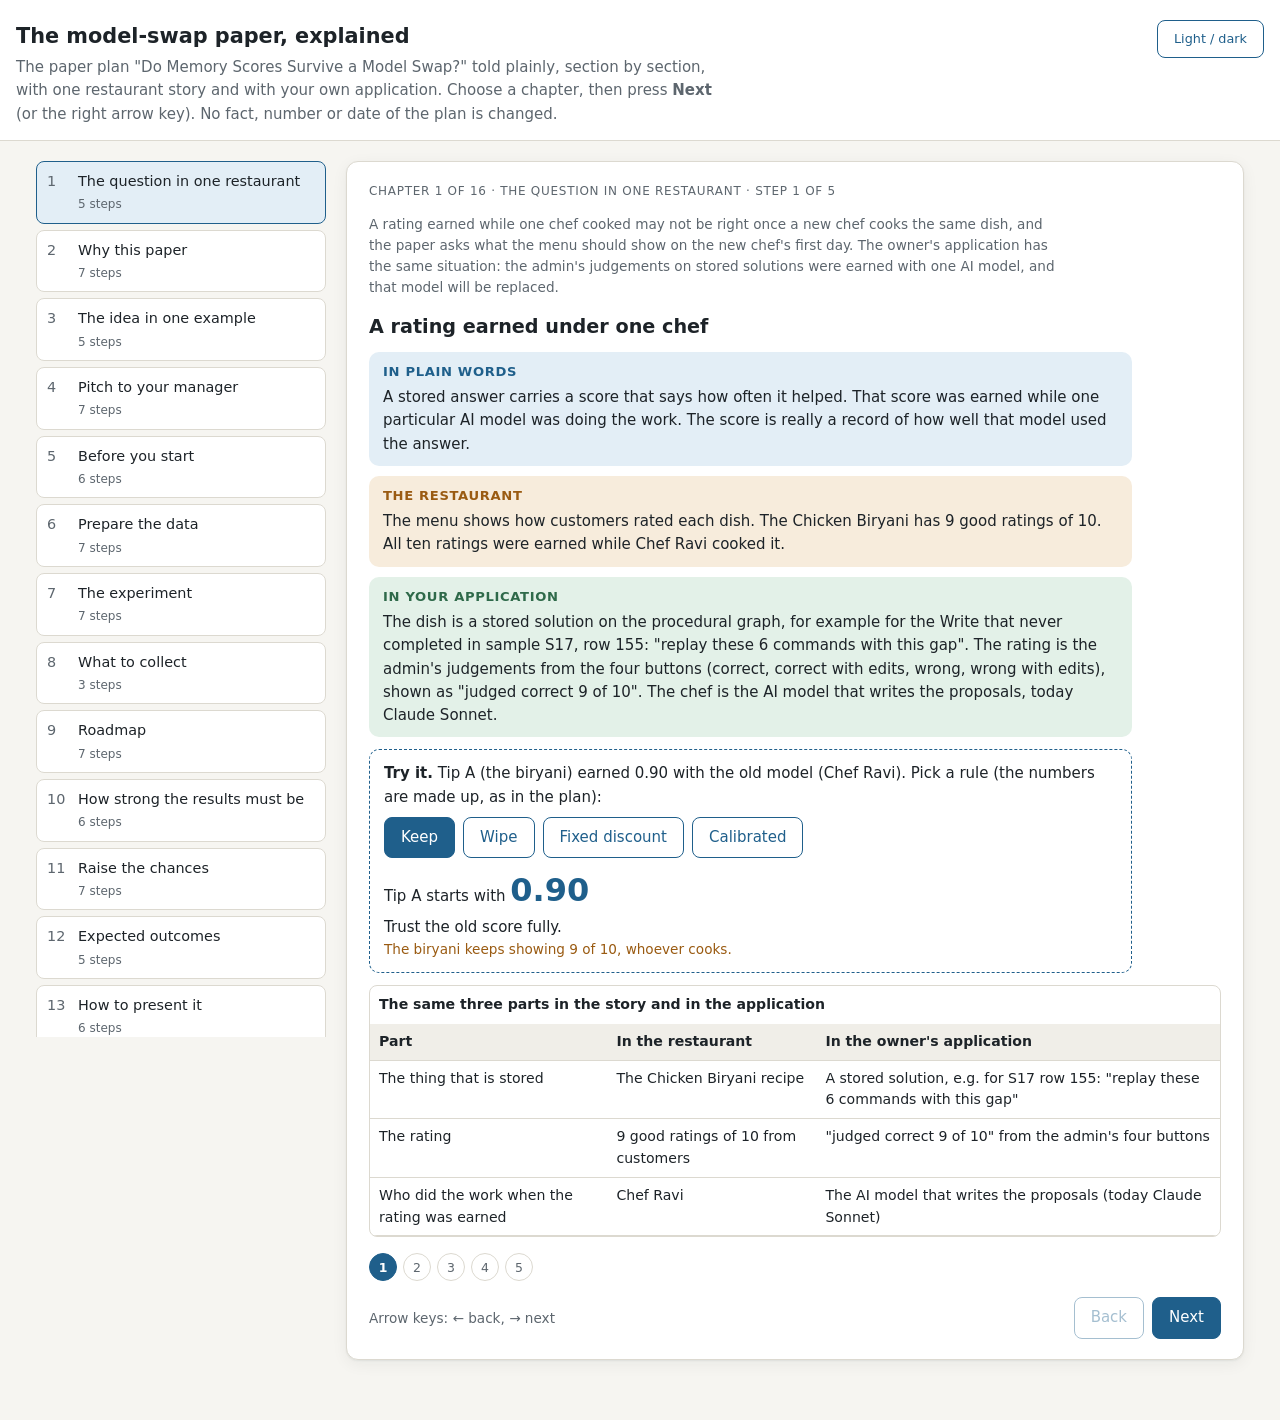
<file: ICML_2027_paper_explained.html>
<!doctype html>
<html lang="en">
<head>
<meta charset="utf-8">
<meta name="viewport" content="width=device-width, initial-scale=1, viewport-fit=cover">
<title>Model Swap Paper Explained</title>
<style>
:root { --bg:#f6f5f1; --panel:#fff; --ink:#1d2328; --muted:#5d666e; --line:#dcd9d0; --accent:#1f5f8b; --accent-soft:#e3eef6;
  --food:#9a5b12; --food-soft:#f7ecdc; --app:#2f6a4a; --app-soft:#e3f1e8; --risk:#a03a32; --risk-soft:#f8e4e1; --code-bg:#f0eee8;
  --shadow:0 1px 2px rgba(20,30,40,.06),0 4px 16px rgba(20,30,40,.06) }
@media (prefers-color-scheme: dark) { :root:not([data-theme="light"]) { --bg:#15191d; --panel:#1d2329; --ink:#e6e9ec; --muted:#9aa5ae; --line:#2e3740;
  --accent:#7fb6dc; --accent-soft:#1f3343; --food:#e6b06a; --food-soft:#3a2c1a; --app:#86cba1; --app-soft:#1c3326; --risk:#ee968c; --risk-soft:#3d2321; --code-bg:#232b33; --shadow:none; color-scheme:dark } }
:root[data-theme="dark"] { --bg:#15191d; --panel:#1d2329; --ink:#e6e9ec; --muted:#9aa5ae; --line:#2e3740;
  --accent:#7fb6dc; --accent-soft:#1f3343; --food:#e6b06a; --food-soft:#3a2c1a; --app:#86cba1; --app-soft:#1c3326; --risk:#ee968c; --risk-soft:#3d2321; --code-bg:#232b33; --shadow:none; color-scheme:dark }
* { box-sizing:border-box }
body { margin:0; background:var(--bg); color:var(--ink); font:15px/1.55 system-ui,-apple-system,"Segoe UI",Roboto,sans-serif }
header { padding-block:20px 14px; padding-left:max(16px,env(safe-area-inset-left,0px)); padding-right:max(16px,env(safe-area-inset-right,0px)); border-bottom:1px solid var(--line); background:var(--panel) }
header h1 { margin:0 0 4px; font-size:1.3rem; text-wrap:balance } header p { margin:0; color:var(--muted); max-width:74ch }
.wrap { display:grid; grid-template-columns:minmax(0,290px) minmax(0,1fr); gap:20px; max-width:1240px; margin:0 auto; padding-block:20px 60px; padding-left:max(16px,env(safe-area-inset-left,0px)); padding-right:max(16px,env(safe-area-inset-right,0px)) }
nav { display:flex; flex-direction:column; gap:6px; position:sticky; top:12px; align-self:start; max-height:calc(100vh - 24px); overflow-y:auto }
nav button { text-align:left; border:1px solid var(--line); background:var(--panel); color:var(--ink); border-radius:8px; padding:8px 10px; cursor:pointer; font:inherit; font-size:.9rem; display:flex; gap:8px }
nav button[aria-current="true"] { border-color:var(--accent); background:var(--accent-soft) } nav button .n { flex:none; width:1.6em; color:var(--muted) }
nav .k { font-size:.75rem; color:var(--muted) }
main { min-width:0 } .card { background:var(--panel); border:1px solid var(--line); border-radius:12px; box-shadow:var(--shadow); padding:20px 22px }
.kicker { font-size:.75rem; letter-spacing:.06em; text-transform:uppercase; color:var(--muted) } h2 { margin:4px 0 10px; font-size:1.2rem; text-wrap:balance }
.box { border-radius:10px; padding:10px 14px; margin-top:10px; max-width:80ch } .box h4 { margin:0 0 4px; font-size:.82rem; letter-spacing:.05em; text-transform:uppercase }
.plain { background:var(--accent-soft) } .plain h4 { color:var(--accent) }
.food { background:var(--food-soft) } .food h4 { color:var(--food) }
.app { background:var(--app-soft) } .app h4 { color:var(--app) }
.tw { overflow-x:auto; margin-top:12px; border:1px solid var(--line); border-radius:8px }
table { width:100%; border-collapse:collapse; font-size:.88rem } th,td { text-align:left; padding:7px 9px; border-bottom:1px solid var(--line); vertical-align:top }
th { background:var(--code-bg); font-weight:600 } caption { text-align:left; padding:8px 9px; font-weight:600 }
.risk th { background:var(--risk-soft); color:var(--risk) } .risk td.item { font-weight:600 } .risk td.food { color:var(--food); font-style:italic; background:transparent }
.dots { display:flex; flex-wrap:wrap; gap:6px; margin:16px 0 0 }
.dots button { width:28px; height:28px; border-radius:50%; border:1px solid var(--line); background:var(--panel); color:var(--muted); font:inherit; font-size:.78rem; cursor:pointer }
.dots button[aria-current="true"] { background:var(--accent); color:var(--panel); -webkit-text-fill-color:var(--panel); border-color:var(--accent); font-weight:700 }
.navrow { display:flex; flex-wrap:wrap; gap:10px; align-items:center; justify-content:space-between; margin-top:16px } .navrow .btns { display:flex; gap:8px }
.btn { border:1px solid var(--accent); background:var(--panel); color:var(--accent); border-radius:8px; padding:8px 16px; font:inherit; cursor:pointer }
.btn.primary { background:var(--accent); color:var(--panel) } .btn[disabled] { opacity:.4; cursor:default } .hint { color:var(--muted); font-size:.85rem }
.try { border:1px dashed var(--accent); border-radius:10px; padding:12px 14px; margin-top:12px; max-width:80ch }
.try .choices { display:flex; flex-wrap:wrap; gap:8px; margin:8px 0 } .try .choices button[aria-pressed="true"] { background:var(--accent); color:var(--panel) }
.try .big { font-size:2rem; font-weight:700; color:var(--accent) } .try code { background:var(--code-bg); padding:2px 6px; border-radius:4px }
.theme { float:right; font-size:.8rem }
@media (max-width:820px) { .wrap { grid-template-columns:minmax(0,1fr) } nav { position:static; max-height:240px; border:1px solid var(--line); border-radius:10px; padding:6px } }
</style>
</head>
<body>
<header>
  <button class="btn theme" id="theme" type="button">Light / dark</button>
  <h1>The model-swap paper, explained</h1>
  <p>The paper plan "Do Memory Scores Survive a Model Swap?" told plainly, section by section, with one restaurant story and with your own application. Choose a chapter, then press <b>Next</b> (or the right arrow key). No fact, number or date of the plan is changed.</p>
</header>
<div class="wrap"><nav id="nav" aria-label="Chapters"></nav><main id="main"></main></div>
<script>
const DATA = [{"chapter": "The question in one restaurant", "summary": "A rating earned while one chef cooked may not be right once a new chef cooks the same dish, and the paper asks what the menu should show on the new chef's first day. The owner's application has the same situation: the admin's judgements on stored solutions were earned with one AI model, and that model will be replaced.", "steps": [{"title": "A rating earned under one chef", "plain": "A stored answer carries a score that says how often it helped. That score was earned while one particular AI model was doing the work. The score is really a record of how well that model used the answer.", "restaurant": "The menu shows how customers rated each dish. The Chicken Biryani has 9 good ratings of 10. All ten ratings were earned while Chef Ravi cooked it.", "app": "The dish is a stored solution on the procedural graph, for example for the Write that never completed in sample S17, row 155: \"replay these 6 commands with this gap\". The rating is the admin's judgements from the four buttons (correct, correct with edits, wrong, wrong with edits), shown as \"judged correct 9 of 10\". The chef is the AI model that writes the proposals, today Claude Sonnet.", "table": {"caption": "The same three parts in the story and in the application", "columns": ["Part", "In the restaurant", "In the owner's application"], "rows": [["The thing that is stored", "The Chicken Biryani recipe", "A stored solution, e.g. for S17 row 155: \"replay these 6 commands with this gap\""], ["The rating", "9 good ratings of 10 from customers", "\"judged correct 9 of 10\" from the admin's four buttons"], ["Who did the work when the rating was earned", "Chef Ravi", "The AI model that writes the proposals (today Claude Sonnet)"]]}, "risks": null}, {"title": "The chef changes", "plain": "Models are replaced: the vendor retires them, or the team moves to another one. The new model may use the same stored answer in a different way. So the question is: is the old score still right, and what should you do with it on the day of the change?", "restaurant": "Ravi leaves. Chef Suresh joins and cooks the same recipe differently. On Suresh's first day the menu still says \"9 of 10\", but none of those ratings were for Suresh's cooking.", "app": "On the laptop the model may be DeepSeek instead of Claude Sonnet, and next year there will be a newer model. The \"9 of 10\" on a stored solution was earned with the old model.", "table": null, "risks": null}, {"title": "Four things the menu can do on the first day", "plain": "There are four simple choices. Keep the old score, wipe it back to the starting value, cut it by a fixed amount, or test the new model on a few fresh cases first and trust the old score only as much as the tests agree with it. The numbers below are made up to show the idea.", "restaurant": "The restaurant can Keep \"9 of 10\", Wipe it, show it at a Fixed discount (\"half believable\"), or go Calibrated: Suresh cooks 16 plates first, customers rate them, and the old rating is trusted as much as the 16 plates agree with it. If the 16 plates give a trust of 0.10, the 0.90 becomes 0.50 + 0.10 x (0.90 - 0.50) = 0.54.", "app": "Today the application does Keep, and it does not record which model a judgement was made with. So it cannot yet tell which judgements came from which model, and it could not use any of the other three choices without that record.", "table": {"caption": "Tip A (the Chicken Biryani) earned 0.90 under the old chef or model. What it starts with under the new one (made-up numbers)", "columns": ["Choice", "What it does", "Tip A starts with", "How it is worked out", "Cost on the day"], "rows": [["Keep", "Trust the old score fully", "0.90", "Unchanged", "Nothing"], ["Wipe", "Reset to the starting value of 0.50", "0.50", "Every score goes back to 0.50", "Nothing to run, but all past learning is thrown away"], ["Fixed discount", "Trust the old score halfway, the same way at every change", "0.70", "0.50 + 0.50 x (0.90 - 0.50)", "Nothing"], ["Calibrated", "Run 16 fresh cases with the new model first; trust the old score as much as they agree", "0.54", "Trust 0.10: 0.50 + 0.10 x (0.90 - 0.50)", "16 fresh cases"]]}, "risks": {"caption": "Risks of the four choices, read for the owner's application", "rows": [{"item": "Keep", "what_can_go_wrong": "A solution keeps its \"judged correct 9 of 10\" and is shown first even though the new model writes it badly.", "when": "When the new model uses or writes the stored solution differently from the model that earned the judgements.", "what_it_costs": "The admin is shown a weak proposal first and spends time judging it, while the ranking looks trustworthy.", "how_to_notice": "The admin presses \"wrong\" more often on top-ranked solutions after the change, but today nothing says which model each judgement came from.", "restaurant": "Customers order the biryani because of \"9 of 10\" and get Suresh's version, which may not be as good."}, {"item": "Wipe", "what_can_go_wrong": "Every judgement the admin made is thrown away, even where the new model would do just as well.", "when": "At every model change, including small ones where nothing important changed.", "what_it_costs": "Weeks of the admin's judgements are lost, and good solutions lose their place until they are judged again.", "how_to_notice": "Rankings fall back to matching alone, and solutions the admin already approved stop appearing first.", "restaurant": "The menu shows no rating at all, so customers cannot tell the best dish from the worst."}, {"item": "Fixed discount", "what_can_go_wrong": "The same cut is applied whether the new model is almost the same or very different.", "when": "When the new model differs a lot (the cut is too small) or hardly at all (the cut is too large).", "what_it_costs": "Either a weak solution still comes first, or good learning is thrown away for no reason.", "how_to_notice": "Only by comparing with fresh judgements under the new model, which this choice never takes.", "restaurant": "The menu shows the biryani at 0.70 whether Suresh cooks it like Ravi or completely differently."}, {"item": "Calibrated", "what_can_go_wrong": "The 16 fresh cases may be too few or not typical, so the trust it sets is partly luck.", "when": "When the 16 cases cover only easy or unusual defects, or the old and new models differ only on rare cases.", "what_it_costs": "It costs 16 fresh proposals that the admin must judge, and a wrongly set trust still misranks solutions.", "how_to_notice": "The trust value changes a lot if the 16 cases are drawn again, or later judgements disagree with it.", "restaurant": "If the 16 plates all go to regulars who loved Ravi's taste, the trust says more about them than about Suresh."}]}}, {"title": "What the paper measures", "plain": "The paper tries all these choices on 12 real model changes, using public data. It measures which choice works best and how few fresh checks the calibrated choice needs. The experiment has not been run yet.", "restaurant": "It is like visiting 12 restaurants that each changed chef, and checking in each one which of the four menu choices would have pointed customers to the best dish. It also checks how few test plates the new chef must cook before the calibrated choice is reliable.", "app": "The result would give the application a tested rule for its next model change, and an upgrade check to run at every change, instead of a guess.", "table": null, "risks": null}, {"title": "Where the owner's application stands today", "plain": "The application uses Keep today. It does not store which model was running when the admin made each judgement. The original plan lists \"a model field on stored items\" as something the project's own audit already says is missing.", "restaurant": "The restaurant keeps every old rating as it is and never wrote down which chef cooked each rated plate. When Suresh's plates start to get worse ratings, it cannot tell whether the dish or the chef is the cause.", "app": "In the application, the code, not the model, decides where a case is stored, so the original predicts the scores stay safe after a change. That prediction is only checkable once each judgement records the model that made the proposal.", "table": null, "risks": {"caption": "Risk of the application's current choice", "rows": [{"item": "Keep, with no record of the model", "what_can_go_wrong": "Old judgements and new judgements are mixed into one \"judged correct s of n\" that no one can split again.", "when": "From the first day a different model (for example DeepSeek on the laptop) writes proposals.", "what_it_costs": "If the new model turns out worse, there is no way to undo or discount only the old judgements.", "how_to_notice": "It cannot be noticed from the stored data at all; only a model field added before the change makes it visible.", "restaurant": "Ratings from Ravi's and Suresh's plates are added into one number, and nobody can say whose cooking the 9 of 10 describes."}]}}]}, {"chapter": "Why this paper", "summary": "This section explains the question and then gives five reasons from published work why it matters: one claim was never tested, one failing case is already in print, model changes are forced, effects can reverse with direction, and usefulness depends on the model reading the item. It ends with what twelve close papers did and did not do, and how thin but real the link is to the owner's project.", "steps": [{"title": "The question", "plain": "An AI helper keeps a store of tips, and each tip has a score that says how often it helped. The scores were earned with one model. When that model is replaced, are the scores still right, and what should you do with them on the day of the change? The paper measures which rule works best across 12 real model changes.", "restaurant": "This is the chef story from the first chapter: the biryani's \"9 of 10\" was earned under Ravi, and the question is what the menu should show on Suresh's first day.", "app": "The tips are the stored solutions on the procedural graph, the scores are \"judged correct s of n\", and the model is the one that writes the proposals.", "table": {"caption": "The original's four rules for Tip A, which earned 0.90 with the old model (numbers made up)", "columns": ["Rule", "Score Tip A starts with", "What the original says about it"], "rows": [["Keep", "0.90", "Trust the old score fully. Costs nothing, but wrong if the new model uses the tip differently."], ["Wipe", "0.50", "Reset to the starting value. Safe, but everything learned with the old model is thrown away."], ["Fixed discount", "0.70", "Trust the old score halfway, the same way at every model change."], ["Calibrated", "0.54", "First run 16 fresh cases with the new model; here the checks set trust to 0.10. Costs 16 fresh cases."]]}, "risks": {"caption": "What each rule risks for a general AI helper (the owner's version is in the first chapter)", "rows": [{"item": "Keep", "what_can_go_wrong": "A tip with a high old score is shown first although it helps the new model less.", "when": "When the new model uses the tip differently.", "what_it_costs": "Wrong answers until the scores are earned again.", "how_to_notice": "Success drops after the change while the old top tips stay on top.", "restaurant": "The biryani keeps \"9 of 10\" while Suresh's version disappoints."}, {"item": "Wipe", "what_can_go_wrong": "Useful learning is thrown away.", "when": "At every change, even when the scores were still right.", "what_it_costs": "The helper starts from zero and must earn every score again.", "how_to_notice": "The best tips stop coming first right after the change.", "restaurant": "Every dish loses its rating on Suresh's first day."}, {"item": "Fixed discount", "what_can_go_wrong": "The same cut fits some changes and not others.", "when": "When the change is much larger or much smaller than the cut assumes.", "what_it_costs": "Too much or too little trust in old scores.", "how_to_notice": "Only visible if fresh results are compared, which this rule does not do.", "restaurant": "Every dish is shown as \"half believable\" whatever Suresh is like."}, {"item": "Calibrated", "what_can_go_wrong": "Sixteen fresh cases may give a trust value that is partly luck.", "when": "When the fresh cases are few or unusual.", "what_it_costs": "The 16 fresh cases, plus any misranking from a wrong trust.", "how_to_notice": "The trust value moves a lot between repeated draws of 16 cases.", "restaurant": "Sixteen test plates on a quiet day may not show how Suresh really cooks."}]}}, {"title": "1. A published claim that was never tested", "plain": "MemRL, accepted at NeurIPS 2026 (the Conference on Neural Information Processing Systems, a top machine-learning venue), gave a memory store built with one model (Gemini-3-pro) to three other models. All three did better on the HLE benchmark (Humanity's Last Exam, a set of hard questions). The paper then suggested that the scores themselves carry over, but it never ran the store with the scores removed, so the gain could come from the stored content alone. MemRL's own appendix says its gains on this benchmark stem from memorising answers at run time.", "restaurant": "A famous food magazine reported that a new chef did better with the old restaurant's recipe book and its ratings, and wrote that the ratings carry over. But it never hid the ratings to check. The recipes alone may have done all the work.", "app": "Not applicable: this is about a published paper's evidence, not about anything the owner's application does.", "table": {"caption": "Task success on HLE, from MemRL's Table 5 (version 2). Store built with Gemini-3-pro", "columns": ["Model given the memory", "Base model", "With the memory store", "Same store, scores removed", "Do old scores still rank right?"], "rows": [["Qwen3-235B", "0.150", "0.531", "Not measured", "Not measured"], ["Gemini-3-flash", "0.347", "0.583", "Not measured", "Not measured"], ["GPT-5.2 (High)", "0.354", "0.571", "Not measured", "Not measured"]]}, "risks": {"caption": "What can go wrong if this result is read as proof", "rows": [{"item": "Reading MemRL's gain as \"scores carry over\"", "what_can_go_wrong": "The gain may come from the stored content, not from the scores.", "when": "Whenever a store helps a new model but the scores were never removed to compare.", "what_it_costs": "A team keeps old scores believing they were proven safe, when they were not tested.", "how_to_notice": "Run the same store with the scores removed; if it scores as high, the scores did nothing.", "restaurant": "The magazine praised the ratings, but the recipes alone may have made the food good."}]}}, {"title": "2. A failing case already in print", "plain": "CHIME, a September 2026 preprint (a paper shared publicly before peer review), moved a memory store between two models and also let each model build its own. On the tau2-Bench task (a benchmark of customer-service style conversations), memory moved from Qwen to DeepSeek added only 0.78 points, while DeepSeek's own memory added 6.24. In the other direction the moved memory did as well as Qwen's own, slightly better. CHIME reports these cells without error bars, so part of the difference may be chance, and the paper does not discuss this.", "restaurant": "One restaurant gave Ravi's recipe notes to Suresh, and they barely helped him, while Suresh's own notes helped a lot. When Suresh's notes went the other way, to Ravi, they worked as well as Ravi's own. Whether the notes carry over depends on which chef is receiving them.", "app": "Not applicable: the application does not move memory between models in two directions; it is evidence for the general question.", "table": {"caption": "CHIME on tau2-Bench (points; no error bars reported)", "columns": ["Direction", "Setting", "Score"], "rows": [["Qwen to DeepSeek", "No memory", "30.04"], ["Qwen to DeepSeek", "Memory moved from Qwen", "30.82"], ["Qwen to DeepSeek", "DeepSeek's own memory", "36.28"], ["DeepSeek to Qwen", "Memory moved from DeepSeek", "26.40"], ["DeepSeek to Qwen", "Qwen's own memory", "25.92"]]}, "risks": {"caption": "What can go wrong if this result is ignored or over-read", "rows": [{"item": "Assuming moved memory always helps", "what_can_go_wrong": "Most of the benefit may not carry over to the new model.", "when": "In some directions of a model change, like Qwen to DeepSeek here.", "what_it_costs": "The new model runs with memory that adds little, while its own would add much more.", "how_to_notice": "Compare moved memory with the new model's own memory, as CHIME did.", "restaurant": "Suresh follows Ravi's notes and his food barely improves."}, {"item": "Trusting single numbers without error bars", "what_can_go_wrong": "A small difference may be luck, not a real effect.", "when": "When results are reported once with no spread.", "what_it_costs": "A wrong conclusion in either direction.", "how_to_notice": "Repeat the runs and report error bars.", "restaurant": "One evening's ratings may just be a lucky or unlucky night."}]}}, {"title": "3. The model change is forced", "plain": "Teams do not choose when to change models. Vendors retire them on a schedule, sometimes with about two months' notice. A team that keeps scored memory beside a rented model will face this decision again and again: with a helper that runs 3 years and models that last 14 months, that is about 2 forced changes.", "restaurant": "The restaurant does not choose when chefs leave. The agency that supplies chefs moves them on, sometimes with two months' notice. A restaurant open for 3 years will change chef more than once.", "app": "The application rents its model (today Claude Sonnet), and the original says the model under the tool already changed more than once during development. Each change is a day when someone must decide what to do with the stored judgements.", "table": {"caption": "Retirement examples read from vendor pages on 15 November 2026 in the first research round (confirm on the vendor's page before quoting)", "columns": ["Model", "What happens", "Date"], "rows": [["Claude Sonnet 4.5", "Retires", "30 November 2026"], ["Gemini 2.5 Pro", "Moves to a newer model", "1 December 2026"], ["GPT-5 (OpenAI)", "Shut down", "11 December 2026"], ["GPT-4o family (OpenAI)", "Shut down", "14 January 2027"], ["Recent Claude models", "Lived about 12 to 14 months", "-"]]}, "risks": null}, {"title": "4 and 5. The effect depends on direction and on the reader", "plain": "Goyal and Ray, a September 2026 preprint, moved written notes between two open models: one way they helped by 9.91 points, the other way they hurt by 13.28 points, so a simple average (about -1.7) hides two large, opposite effects; the paper's own pooled test, on a different measure, gave -1.47. A November 2026 preprint (arXiv 2611.03930; arXiv is a public preprint site) checked, for each stored item and question, whether the item helped under each of two models. They agreed on 225 of 275 cases (82%), a Cohen's kappa of 0.58, which is only moderate (kappa measures agreement after removing agreement by chance: 1 is perfect, 0 is no better than guessing). That preprint studies no stored scores, so it supports the idea without answering this paper's question.", "restaurant": "Ravi's notes made Suresh's food better, but Suresh's notes made Ravi's food worse; averaging the two makes it look as if notes do nothing. And when two chefs each taste whether a side-note helps a dish, they agree on 225 of 275 tastings: often, but far from always. Whether a note is useful depends on which chef reads it.", "app": "This is why a stored solution's usefulness may depend on the model writing the proposal. The paper therefore reports every direction of a change separately, and the application would need to record which model each judgement came from.", "table": {"caption": "The two results in numbers", "columns": ["Study", "Result"], "rows": [["Goyal and Ray: notes moved one way", "+9.91 points"], ["Goyal and Ray: notes moved the other way", "-13.28 points"], ["Simple average of the two", "-1.69 points (about -1.7)"], ["Goyal and Ray's own pooled test (different measure)", "-1.47 points"], ["arXiv 2611.03930: two models agree on whether an item helps", "225 of 275 cases (82%); 50 disagree; kappa 0.58"]]}, "risks": {"caption": "What can go wrong when these effects are hidden", "rows": [{"item": "Averaging both directions of a change", "what_can_go_wrong": "A large gain and a large loss cancel and look like \"no effect\".", "when": "When results for A-to-B and B-to-A are pooled.", "what_it_costs": "A harmful direction is missed, and the paper's conclusion would be wrong.", "how_to_notice": "Report each direction on its own, as this paper plans to.", "restaurant": "The menu says \"notes make no difference\" while one chef got better and the other got worse."}, {"item": "Treating usefulness as fixed", "what_can_go_wrong": "An item judged useful under one model may not help another.", "when": "In the cases where two models disagree, 50 of 275 in that preprint.", "what_it_costs": "Old scores rank some items wrongly for the new model.", "how_to_notice": "Check on fresh cases whether the old scores still pick the right items.", "restaurant": "A side-note one chef swears by is useless to the other."}]}}, {"title": "What is still open", "plain": "Twelve papers come close. Eight were read in full and four only from their abstracts or code. None of the eight read in full checks whether old scores still rank items correctly after a model change, or compares keep, wipe and discount.", "restaurant": "Twelve food magazines wrote about chefs changing. Some moved recipe books between chefs, some compared with a chef's own notes, but none of the ones read in full hid the ratings to see if they still pick the best dish, or compared keeping, wiping and discounting the ratings.", "app": "Not applicable: this is about other researchers' work.", "table": {"caption": "What each close paper did", "columns": ["Paper", "Moves scored memory to a new model", "Compares with the new model's own memory", "Tests if old scores still rank right", "Compares keep, wipe, discount"], "rows": [["MemRL (NeurIPS 2026)", "Yes", "No", "No", "No"], ["RoMeRL (preprint, Aug 2026)", "Yes", "No", "No", "No"], ["CHIME (preprint, Sep 2026)", "Yes", "Yes", "Same model only", "No"], ["EvoKernel (ICML 2026, the International Conference on Machine Learning)", "Unclear", "No", "No", "No"], ["Goyal and Ray (preprint, Sep 2026)", "Content only", "Yes", "No", "No"], ["MemCollab (preprint, May 2026)", "No scores", "Yes", "No", "No"], ["Memory Transfer Learning (preprint, Apr 2026)", "No scores", "Yes", "No", "No"], ["arXiv 2611.03930 (preprint, Nov 2026)", "No scores", "No", "Labels only", "No"], ["Xia et al. (preprint)", "Not read", "Not read", "Not read", "Not read"], ["HEIRS (ICLR 2027 submission; ICLR is the International Conference on Learning Representations)", "Not read", "Not read", "Not read", "Not read"], ["\"When Can a Skill Library Trust Its Execution Records?\" (ICLR 2027 submission)", "Not read", "Not read", "Not read", "Not read"], ["\"Beyond Semantic Relevance\" (ICLR 2027 submission)", "Not read", "Not read", "Not read", "Not read"], ["This paper (planned)", "Yes", "Yes", "Yes", "Yes"]]}, "risks": {"caption": "What can go wrong with the claim that the gap is open", "rows": [{"item": "The four papers not read in full", "what_can_go_wrong": "One of them may already compare keep, wipe and discount for numeric scores.", "when": "If HEIRS, \"When Can a Skill Library Trust Its Execution Records?\", Xia et al. or \"Beyond Semantic Relevance\" turns out closer than its abstract.", "what_it_costs": "The paper's claim of being first must narrow.", "how_to_notice": "Read the four papers in full before writing the claim.", "restaurant": "A magazine on the shelf, still unread, may already have run the hidden-rating test."}, {"item": "Not yet read: \"When Can a Skill Library Trust Its Execution Records?\"", "what_can_go_wrong": "It is the closest by title: fresh local trials against pooled records from other models, winning in two settings and losing in two.", "when": "If its records are scores of the same kind this paper studies.", "what_it_costs": "Part of the question may already be answered.", "how_to_notice": "Read it in full and compare its rules with keep, wipe and discount.", "restaurant": "Another magazine already compared \"cook 3 test plates\" with \"trust other restaurants' ratings\"."}]}}, {"title": "The link to your project", "plain": "The owner's tool and the paper deal with the same kind of thing: scores on stored answers, kept beside a model you rent. The paper studies the general case on public data, so the link is thin, and it is true. The paper uses no project or customer data.", "restaurant": "The paper studies many public restaurants changing chef. The owner's kitchen is one particular restaurant with one strict rule: the manager, not the chef, decides which shelf each recipe goes on.", "app": "In the tool, code, not the model, decides where a case is stored, so the paper predicts the scores stay safe after a change. What the owner gets is a tested rule for the next model change and an upgrade check.", "table": {"caption": "The same four parts in two settings", "columns": ["Part", "In your tool", "In the paper"], "rows": [["What is stored", "Fixes for drive failures, each designed to carry a tally of engineers' verdicts.", "Tips and past solutions on public tasks, each with a score from a program's grade or the model's own marking."], ["The model", "A rented language model. It changed more than once during development.", "Six models from three makers, switched in 12 ways."], ["Who decides where a case is stored", "Code, not the model. So the paper predicts your scores stay safe after a change.", "In most published systems the model does. That is where scores can go wrong."], ["What you get", "A tested rule for the next model change, and an upgrade check.", "A measurement of when old scores can be trusted, and a rule for the day of the change."]]}, "risks": null}]}, {"chapter": "The idea in one example", "summary": "A support helper ranks four tips by half relevance and half an old score, and the example shows what each rule for the old scores puts first after the model is replaced. All numbers are made up to show the idea; the experiment has not been run.", "steps": [{"title": "Four tips with old scores", "plain": "A support helper keeps four tips for one kind of failure. Each tip has a score earned with the old model: how often showing it led to a correct answer. Each tip also has a relevance (how well it matches the case) and, made up for the example, how often it helps with the new model.", "restaurant": "Think of four dishes for the same kind of order. Each has a rating earned under Ravi, a match to what the customer asked for, and (unknown to the menu) how good it is when Suresh cooks it. Tip A is like the Chicken Biryani: 0.90 under Ravi, only 0.55 under Suresh.", "app": "In the application the four tips would be four stored solutions for the same kind of defect (such as the Write that never completed in S17, row 155), and the old score would be the admin's \"judged correct s of n\".", "table": {"caption": "The four tips (all numbers made up)", "columns": ["Tip", "Relevance", "Old score (old model)", "Helps with the new model"], "rows": [["A: After a reset timeout, check the queue depth first.", "0.80", "0.90", "55%"], ["B: If a completion never arrives, compare the command ID with the abort log.", "0.79", "0.40", "85%"], ["C: A link retrain just before the error usually points to signal quality.", "0.84", "0.65", "70%"], ["D: Re-run the command once before escalating.", "0.70", "0.20", "40%"]]}, "risks": null}, {"title": "How the helper picks a tip", "plain": "When a case arrives, the helper ranks the tips by half relevance and half score, and shows the top one first. With the old model and the old scores, Tip A comes first (0.5 x 0.80 + 0.5 x 0.90 = 0.85). That is right: with the old model Tip A helps in 90% of cases, the best of the four.", "restaurant": "The waiter suggests a dish by mixing half \"matches your order\" and half the menu rating. While Ravi cooks, this points customers to the biryani, which is truly his best dish.", "app": "Not applicable: the original does not say the application ranks by half relevance and half score; this ranking belongs to the example only.", "table": null, "risks": null}, {"title": "The vendor retires the old model", "plain": "Now the new model runs the helper, but the scores are still the old ones. With Keep, Tip A still comes first, yet with the new model it helps in only 55% of cases. The best tip for the new model is Tip B at 85%, but its old score of 0.40 keeps it down.", "restaurant": "Suresh starts cooking. The waiter still recommends the biryani because of its old \"9 of 10\", but Suresh's biryani is only so-so. Suresh's best dish is one that rated poorly under Ravi, so nobody orders it.", "app": "This is the risk of the application's current Keep: a solution judged correct under Claude Sonnet keeps its top place even if a new model writes it worse.", "table": null, "risks": null}, {"title": "Each rule on the day of the switch", "plain": "The original lets you try five rules. Keep and a fixed discount of 0.50 both still show Tip A, a weak tip. Wipe and Calibrated (trust set to 0.10 by 16 fresh cases) show Tip C, a good tip but not the best. Only Re-score all finds Tip B, and it costs fresh runs on every tip in the store.", "restaurant": "Keeping or halving the old ratings still sends customers to Suresh's weak biryani. Wiping the ratings or calibrating with 16 test plates sends them to a good dish that is not his best. Only re-rating every dish under Suresh finds his best one, but that means cooking every dish for testers first.", "app": "In the application, Re-score all would mean the admin judging fresh proposals from the new model on every stored solution, which costs the most admin time.", "table": {"caption": "What each rule shows first (worked from the original's made-up numbers; ranking = 0.5 x relevance + 0.5 x score used)", "columns": ["Rule", "Score used for A / B / C / D (new model)", "Shown first with the new model", "Shown first with the old model", "Cost"], "rows": [["Keep", "0.90 / 0.40 / 0.65 / 0.20", "Tip A, helps 55%: weak tip shown first", "Tip A, helps 90%: best tip", "Nothing"], ["Wipe", "0.50 / 0.50 / 0.50 / 0.50", "Tip C, helps 70%: good tip, not the best", "Tip C, helps 65%: weak tip shown first", "Nothing"], ["Fixed discount (trust 0.50)", "0.70 / 0.45 / 0.575 / 0.35", "Tip A, helps 55%: weak tip shown first", "Tip A, helps 90%: best tip", "Nothing"], ["Calibrated (new model: trust 0.10; old model: full trust)", "0.54 / 0.49 / 0.515 / 0.47", "Tip C, helps 70%: good tip, not the best", "Tip A, helps 90%: best tip", "16 fresh cases"], ["Re-score all", "0.55 / 0.85 / 0.70 / 0.40", "Tip B, helps 85%: best tip", "Tip A, helps 90%: best tip", "Fresh runs on every tip in the store"]]}, "risks": {"caption": "Risks of the five rules in this example (made-up numbers)", "rows": [{"item": "Keep", "what_can_go_wrong": "A tip that was best for the old model stays on top after it stops being best.", "when": "Right after the switch, when the new model uses the tip differently.", "what_it_costs": "Here the shown tip helps 55% instead of the best 85%.", "how_to_notice": "Success on the top tip drops after the switch while its score stays high.", "restaurant": "The waiter keeps recommending the biryani that Suresh cooks poorly."}, {"item": "Wipe", "what_can_go_wrong": "Ranking falls back on relevance alone and ignores everything learned.", "when": "At every switch; with the old model it even loses the best tip.", "what_it_costs": "Here 70% instead of 85% with the new model, and 65% instead of 90% if the model had not really changed.", "how_to_notice": "Tips that were known to be good stop appearing first.", "restaurant": "With no ratings, the waiter recommends whatever sounds closest to the order."}, {"item": "Fixed discount", "what_can_go_wrong": "A halfway cut is not enough to move a tip that has become weak.", "when": "When the new model differs a lot from the old one.", "what_it_costs": "Here the same weak tip as Keep, at 55%.", "how_to_notice": "Only by fresh checks, which this rule does not make.", "restaurant": "\"Half believable\" still leaves the biryani on top."}, {"item": "Calibrated", "what_can_go_wrong": "With few fresh cases the trust may be set wrongly, and even a right trust may not find the very best tip.", "when": "When the 16 fresh cases are not typical, or the best tip had a low old score.", "what_it_costs": "16 fresh cases; here it reaches a good tip (70%) but not the best (85%).", "how_to_notice": "Compare its pick with later results under the new model.", "restaurant": "Sixteen test plates stop the biryani being pushed, but do not reveal Suresh's best dish."}, {"item": "Re-score all", "what_can_go_wrong": "It is the most expensive rule and may not be affordable for a large store.", "when": "Whenever the store has many tips.", "what_it_costs": "Fresh runs on every tip, which is why the original calls it the ceiling, not a practical rule.", "how_to_notice": "The bill for model calls, or the admin's time to judge every solution again.", "restaurant": "Every dish must be cooked for testers before the menu can be trusted."}]}}, {"title": "What to notice", "plain": "With the old model, keeping the scores picks the best tip. With the new model, the same scores push a weak tip to the top. Wiping them falls back on relevance, which is safer but not best, and only re-scoring finds the best tip at the cost of fresh runs on every tip. The paper measures how often each of these happens across 12 real model switches, and how few fresh checks the calibrated rule needs.", "restaurant": "Old ratings were right for Ravi and wrong for Suresh. The paper visits 12 restaurants that changed chef to see how often this happens, and how few test plates are enough to fix the menu.", "app": "For the application the answer would set its rule for the next model change, for example how many fresh proposals the admin should judge before trusting old \"judged correct\" counts again.", "table": null, "risks": null}]}, {"chapter": "Pitch to your manager", "summary": "Ask your manager for a small, staged approval: a one-week trial on public data, not a whole paper. Say the weak points yourself, give the odds plainly, and end by asking for four decisions.", "steps": [{"title": "Ask for a one-week pilot, not a paper", "plain": "Do not ask for permission to write a paper. Ask for one week to run a pilot (a small first trial) on public data. A small ask is easy to say yes to. The pilot's result then decides whether the rest goes ahead, and you decide it together on 22 November.", "restaurant": "The restaurant owner does not ask head office for a new menu on the day Chef Suresh joins. He asks for one trial week: Suresh cooks some plates, customers rate them, and at the end of the week five numbers decide whether to go on. A small, clear ask gets a quick yes.", "app": "You are not asking to change the application. You ask for one week to test, on public data, the question the application will face at its next model change: can \"judged correct 9 of 10\" still be trusted when a different model writes the proposals?", "table": {"caption": "What to say in about a minute, point by point (from the original's script)", "columns": ["Point", "What to say"], "rows": [["What our tool learns", "Our tool never trains a model. What it learns is kept as scores beside a language model we rent, and vendors retire those models on short notice. The model under our tool has already changed more than once during development."], ["What is known", "Published work shows that scored memory still helps after a model is replaced. Nobody has tested whether the scores themselves are still right, or what to do with them."], ["The plan", "Measure that on public benchmarks, with public data and about USD 700 (US dollars) of model calls, and write it up for ICML 2027 (the International Conference on Machine Learning, a top research conference)."], ["What it does not do", "It uses no company or customer data. It does not advance the project's sixteen deliverables."], ["What the project gets", "A repeatable check to run at every model change, and evidence for or against our decision to keep the model out of the keys."], ["The ask", "One week to run a pilot. On 22 November I show you five numbers, and we decide together whether to continue."], ["Before you speak", "Check the vendors' retirement notices on their own pages before you quote any date or notice period."]]}, "risks": null}, {"title": "Run the conversation in this order", "plain": "The order matters. Start with the ask and its size, then say the weak points before the manager finds them. Then say what the organisation gains, give the odds and the rule for when to stop, and end with the decisions you need.", "restaurant": "The owner tells head office: one trial week, small cost, decision on Friday. Then he admits the weak points himself: the trial uses a public tasting test, not our regular customers. A manager who hears the weak points from you trusts the rest of what you say.", "app": "The weak points to say first are true of the application: the link to the product is thin, the paper moves none of the sixteen deliverables, and the scores in the study are not engineers' verdicts from the four judgement buttons.", "table": {"caption": "The order of the conversation", "columns": ["Order", "What to do", "What it contains"], "rows": [["1", "Start with the ask and its size", "One week, public data, about USD 700, a go or no-go on 22 November."], ["2", "Say the weak points yourself, first", "The link to the product is thin, the paper moves none of the sixteen deliverables, and the scores in the study are not engineers' verdicts."], ["3", "Say what the organisation gains", "The list of four gains (next steps)."], ["4", "Give the odds plainly and the stopping rule", "The chances of acceptance and the order of venues to try (next step)."], ["5", "End with the four decisions you need", "Ask who decides each one."]]}, "risks": null}, {"title": "Give the odds plainly, and the stopping rule", "plain": "Nobody can promise that the paper will be accepted, and nobody can offer a 95% chance. The odds come from published acceptance rates for groups of papers. The stopping rule says in advance where the paper goes after each rejection, so a rejection is a planned step, not a surprise.", "restaurant": "Entering a famous food award with a jury: about one entry in four wins on the first try, even for a good kitchen, and juries often disagree. The owner says up front: we enter this award once, then a second award, then a trade magazine's review, and if all say no, we keep the recipe notes for ourselves.", "app": "Not applicable: the odds are about the paper being accepted. They say nothing about whether the application works.", "table": null, "risks": {"caption": "The odds and the stopping rule, as outcomes", "rows": [{"item": "About one in four at ICML on the first try, if the team includes an author with a prior top-venue paper", "what_can_go_wrong": "The paper is rejected at ICML even if it is good, because three of four papers are.", "when": "At the first-stage notices on 23 February 2027 or the final decisions on 3 May 2027.", "what_it_costs": "Three to six months before the next venue gives an answer.", "how_to_notice": "The ICML decision email.", "restaurant": "Three of four good kitchens do not win the famous award on the first try."}, {"item": "About half that, if no author has a prior top-venue paper", "what_can_go_wrong": "The chance at ICML drops to about 11 to 15%, and the team may submit only one paper.", "when": "If the author list is closed on 14 January 2027 without such an author.", "what_it_costs": "Most of the first-try chance.", "how_to_notice": "Check each author's record before the author list closes.", "restaurant": "A kitchen with no chef who has ever won an award gets about half the usual chance with the jury."}, {"item": "About 40% for a top-ranked venue after two tries (ICML, then NeurIPS)", "what_can_go_wrong": "Both top conferences say no. NeurIPS is the Conference on Neural Information Processing Systems, the other top venue in the ladder.", "when": "After the NeurIPS 2027 decision.", "what_it_costs": "The paper goes down the ladder to a journal.", "how_to_notice": "Two rejection notices.", "restaurant": "Two famous awards in a row both pass on the dish."}, {"item": "About 60 to 85% for some peer-reviewed paper by early 2028", "what_can_go_wrong": "Even the journal step can say no, so there is still a real chance of no published paper.", "when": "Early 2028, after the journal TMLR (Transactions on Machine Learning Research) has decided.", "what_it_costs": "The paper becomes an internal report only.", "how_to_notice": "The TMLR decision.", "restaurant": "Even the trade magazine's review may turn the dish down."}, {"item": "The stopping rule: one ICML attempt, one NeurIPS attempt, then TMLR, then an internal report", "what_can_go_wrong": "Without a fixed rule, the team keeps resubmitting and the work drags on.", "when": "After any rejection.", "what_it_costs": "Months of extra effort with no end date.", "how_to_notice": "Count the attempts against the rule.", "restaurant": "The owner writes down beforehand which awards to enter and when to stop."}, {"item": "Anyone who offers 95%", "what_can_go_wrong": "A promise the published rates do not support damages your credibility when the first rejection comes.", "when": "When the manager hears a confident promise and then a rejection.", "what_it_costs": "Trust for the next request.", "how_to_notice": "If a number above the ones in this list is quoted, it has no source.", "restaurant": "Promising the owner that the dish will surely win the award, when no award works that way."}]}}, {"title": "Say what the organisation gains", "plain": "Name four gains, all real even if the paper is rejected. The study forces you to build things the project's own audit lists as missing. It gives a tested answer for the next model change. It shows competence, and it opens the door to a later paper about the tool.", "restaurant": "To run the trial week, the restaurant has to start writing the chef's name next to every rating and keep a bill for every ingredient. Those habits stay useful whether or not the trial ends in an award. And next time a chef changes, the owner has evidence for Keep, Wipe or a discount instead of a guess.", "app": "In the application the gain is concrete: a model field next to every judgement (today the application does not record which model a judgement was made with), a log of tokens and cost, and a check that it has not silently fallen back to a stand-in model.", "table": null, "risks": {"caption": "The four gains, and what can stop each from arriving", "rows": [{"item": "An upgrade check: a model field on stored items, a token and cost log, and a check against a silent fall-back to a stand-in model", "what_can_go_wrong": "The pieces are built for the study's code only and never moved into the tool.", "when": "If the pilot ends and nobody carries the pieces across.", "what_it_costs": "The main practical gain is lost.", "how_to_notice": "The tool still shows judgements with no model name next to them.", "restaurant": "The owner learns to write the chef's name next to each rating in the trial book, but never in the real menu book."}, {"item": "A tested answer for the next model change: keep, wipe or discount, with evidence", "what_can_go_wrong": "The answer is measured on public tasks and may not fit the tool exactly, because the link is thin.", "when": "When the result is applied to the tool without a check.", "what_it_costs": "A wrong rule on the day of the next model change.", "how_to_notice": "Run the upgrade check on the tool itself at the next change.", "restaurant": "A rule learned in other restaurants may not fit this kitchen perfectly."}, {"item": "Standing: other hardware companies publish agent work on debug and failure analysis, and a paper at a machine-learning venue shows competence in the method", "what_can_go_wrong": "If the paper is not accepted, the standing gain is small.", "when": "After rejections.", "what_it_costs": "Nothing beyond the time already spent.", "how_to_notice": "The decision letters.", "restaurant": "An award mention helps the restaurant's name only if the jury says yes."}, {"item": "A door for the next paper: one accepted paper makes its authors eligible reviewers", "what_can_go_wrong": "Without an acceptance, the later paper about the tool itself does not get this help.", "when": "If no venue accepts this paper.", "what_it_costs": "The later paper starts with the lower chance.", "how_to_notice": "Whether any author has an accepted paper at a listed venue.", "restaurant": "A chef who has won once can sit on the jury, which helps the next entry."}]}}, {"title": "Prepare answers to the hardest questions", "plain": "The manager will ask hard questions. Each one has a short, honest answer. The original page lets you practise: read the question, answer aloud, then compare with the suggested answer, one question at a time (eight in all).", "restaurant": "Head office asks: why spend time on a trial when the new kitchen is not even open yet? The owner answers: this trial does not open the kitchen, and I will not pretend it does; it is small and we stop after one week if the numbers are bad.", "app": "The second question is about the application's design: in your application, code (not the model) decides where a case is stored, so the paper predicts your scores stay safe after a model change. That is why the link is called thin.", "table": {"caption": "The hardest questions, and what to answer", "columns": ["They ask", "You answer"], "rows": [["\"Nothing has run on real data yet. Why a paper?\"", "The paper moves none of the deliverables, and I will not present it as progress on them. What closes those gaps waits on a real drive and a real capture. This ask is small and has a gate after one week."], ["\"In our product the model does not file anything. Is this about us?\"", "Correct for our design. The paper measures the general case and predicts \"safe\" for ours. That is why I call the link thin."], ["\"These are not human verdicts.\"", "Correct. Scores come from a program's grade and the model's own marking. Verdicts from two or three engineers would be a separate, later study."], ["\"What if it is rejected?\"", "Rejection at ICML is the planning case. The paper then goes to NeurIPS and to TMLR, and the upgrade check exists either way."], ["\"What does it cost?\"", "About USD 700 in model calls, measured in the pilot. The real cost is about four weeks of my experiments and five weeks of writing, plus travel if it is presented in person."], ["\"What if someone publishes first?\"", "It is a real risk. Several groups are close, and decisions on related papers come on 16 December. The defences are a dated prediction file, speed, and a preprint (a public copy before review) on the day clearance arrives."], ["\"Why a machine-learning venue for a storage company?\"", "This paper shows the method. The tool's own story belongs at a test or design conference such as ITC (International Test Conference) or DAC (Design Automation Conference), as a second step."], ["\"What are the odds?\" (practice question 8)", "About one in four at ICML on the first try if one author already has a top-venue paper, about 40% for a top-ranked venue after two tries, and about 60 to 85% for some peer-reviewed paper by early 2028. Nobody can offer 95%."]]}, "risks": null}, {"title": "Ask for four decisions", "plain": "End by asking for four decisions and who makes each one. Only the employer can give them, and without them the paper cannot go out. They cover clearance, customer material, the author list and resources.", "restaurant": "Before the trial week the owner needs head office to say four things: may we publish the result under our name, is any guest's private order in our notebooks, which cooks are named on the entry, and how many hours and how much money we may spend.", "app": "The customer-material decision touches the application directly: the project's hand-over folder contains column names taken from a customer's machine, and none of it may enter the paper.", "table": null, "risks": {"caption": "The four decisions to ask for", "rows": [{"item": "Publication clearance for the paper, the experiment code and the use of the company's name, and whether an invention disclosure (a filing that protects an idea before it is made public) is wanted first", "what_can_go_wrong": "Clearance comes late or not at all.", "when": "If it is asked for late; it can take weeks.", "what_it_costs": "No preprint or submission is possible, so the 14 January 2027 deadline is missed.", "how_to_notice": "No written clearance by the end of the first week.", "restaurant": "Head office has not said the restaurant's name may appear on the award entry."}, {"item": "Confirmation about customer-derived material: the paper uses none, but the hand-over folder contains column names from a customer's machine; ask whether that repository is private", "what_can_go_wrong": "Customer-derived names leak into the paper or its public release.", "when": "When code or files are published from a repository that holds them.", "what_it_costs": "A breach of customer trust and possibly the paper itself.", "how_to_notice": "Search the release for any name from the hand-over folder before publishing.", "restaurant": "A guest's private order is copied into the recipe book that goes to the jury."}, {"item": "The author list: who is on it, each with real contribution, and whether one has a prior top-venue paper and can review for ICML between 24 February and 16 March 2027", "what_can_go_wrong": "The list closes on 14 January 2027 without an eligible reviewer, or with one who cannot review in time.", "when": "At the abstract deadline, and again during the review window.", "what_it_costs": "About half the first-try chance, or a desk rejection (rejected without review) if the reviewing author fails to review.", "how_to_notice": "Check every author's record and calendar before 14 January.", "restaurant": "The entry names no cook who has judged the award before, and the one who could judge is busy that month."}, {"item": "Resources: working hours, model keys and budget, and travel", "what_can_go_wrong": "The work starts without agreed hours or money and stops halfway.", "when": "When the pilot or the full study runs past what was approved.", "what_it_costs": "Lost runs that cannot be repeated once models retire.", "how_to_notice": "No written budget or hours before the first paid run.", "restaurant": "The trial week starts without a budget for ingredients."}]}}, {"title": "What not to say, and what to say instead", "plain": "Some sentences are tempting but untrue. Each has a true sentence to say instead. The original page lets you pick a tempting sentence and see its replacement.", "restaurant": "Do not tell head office that the dish will surely win the award, or that the trial improves tonight's dinner service. Say what is true: we aim for the award, the trial gives us a tested rule for the next chef change, and it uses no guest's private orders.", "app": "The last sentence matters for the application: the paper tells you whether the experience the agents built up (such as \"judged correct 9 of 10\" on a stored solution) can be trusted after a model change. It does not tell you whether a model meets your needs, or whether to fine-tune or train one.", "table": null, "risks": {"caption": "Tempting sentences, what goes wrong, and what to say instead", "rows": [{"item": "\"It will be accepted at ICML.\" Say instead: \"Our aim is ICML. Realistically we expect a peer-reviewed paper within about a year of submission, at roughly 60 to 85%.\"", "what_can_go_wrong": "Nobody can promise a venue, and published rates do not support 95%.", "when": "At the first rejection.", "what_it_costs": "Your credibility with the manager.", "how_to_notice": "Any promise of a venue is a warning sign.", "restaurant": "Promising the award before the jury has tasted the dish."}, {"item": "\"This advances our deliverables.\" Say instead: \"It does not move the sixteen deliverables. It gives us an upgrade check and a tested rule for the next model change.\"", "what_can_go_wrong": "The project's own coverage check shows none of the sixteen fully covered, so the claim is false.", "when": "When someone compares the claim with the coverage check.", "what_it_costs": "Trust in both the paper and the project.", "how_to_notice": "Read the project's coverage check before speaking.", "restaurant": "Saying the trial week improves tonight's service when it does not."}, {"item": "\"We measured human feedback.\" Say instead: \"The scores come from a program's grade and the model's own marking. Engineers' verdicts would be a later study.\"", "what_can_go_wrong": "The study has no human feedback, so the claim is false.", "when": "When a reviewer or manager reads the method.", "what_it_costs": "The study looks dishonest.", "how_to_notice": "Check where every score in the study comes from.", "restaurant": "Saying customers rated the plates when a machine graded them."}, {"item": "\"It uses our data.\" Say instead: \"It uses only public benchmarks, and no company or customer data.\"", "what_can_go_wrong": "The project files contain customer-derived column names; none may enter the paper.", "when": "When the paper or code is released.", "what_it_costs": "A leak of customer-derived material.", "how_to_notice": "Check the release for any project file.", "restaurant": "Saying the trial used our regular guests' orders when it must not."}, {"item": "\"It decides whether to upgrade, fine-tune or train.\" Say instead: \"When we change models, it tells us whether the experience our agents built up can be trusted, and what it costs to re-earn it.\"", "what_can_go_wrong": "The paper does not test whether a model meets our needs, or whether to fine-tune or train.", "when": "When someone uses the paper to choose a model.", "what_it_costs": "A model decision made on evidence that does not cover it.", "how_to_notice": "Ask whether the question is about old scores or about the model itself.", "restaurant": "The trial says whether old ratings still hold under the new chef, not whether to hire him."}]}}]}, {"chapter": "Before you start", "summary": "Ten things must be finished in the first week, before any paid experiment runs. Each has a reason: without it the paper may not be allowed, may break a submission rule, or may not be trusted by reviewers.", "steps": [{"title": "Get permission and keep company data out", "plain": "First, get written permission to publish from your employer. Second, confirm in writing that the paper uses public benchmarks only. The original page shows the ten items as a checklist whose ticks are saved in your browser only.", "restaurant": "Before entering the award, the owner gets a signed note from head office saying the restaurant may publish its result. He also writes down that only public tasting dishes are used, and no guest's private order.", "app": "The project's hand-over files contain column names taken from a customer's machine. None of that may enter the paper or its release.", "table": null, "risks": {"caption": "Permission and data items", "rows": [{"item": "Written publication clearance from your employer", "what_can_go_wrong": "Clearance takes weeks and is not ready in time.", "when": "If it is asked for late.", "what_it_costs": "No preprint or submission is possible without it.", "how_to_notice": "No written clearance at the end of the first week.", "restaurant": "The entry form is ready but head office has not signed it."}, {"item": "Confirm in writing that the paper uses public benchmarks only", "what_can_go_wrong": "Customer-derived column names from the hand-over files enter the paper or its release.", "when": "When files are copied from the project into the paper's code.", "what_it_costs": "A leak of customer-derived material.", "how_to_notice": "Search the paper and its code for any name from the hand-over files.", "restaurant": "A guest's private order slips into the recipe book sent to the jury."}]}}, {"title": "Build the author team", "plain": "Settle the author list early, with real work from each author. Check whether each author can serve as a reviewer, and create a correct OpenReview profile (OpenReview is the website where ICML papers are submitted and reviewed) for each one. Team make-up is the largest measured gap in acceptance.", "restaurant": "The award entry must name its cooks by a fixed date. A team that includes a cook who has won before gets the usual chance; that cook must also sit on the jury for other entries during the judging weeks, or the entry can be thrown out.", "app": "Not applicable: this is about the people on the paper, not about the application.", "table": null, "risks": {"caption": "Author items", "rows": [{"item": "Settle the author list, with real contribution from each author", "what_can_go_wrong": "The list is not settled when it closes on 14 January 2027.", "when": "At the abstract deadline.", "what_it_costs": "Team make-up is the largest measured gap in acceptance, so a weak list lowers the chance most.", "how_to_notice": "No agreed list by early January.", "restaurant": "The cooks' names are still undecided on the day the entry closes."}, {"item": "Check every author's eligibility as a reviewer: one accepted paper at ICML, NeurIPS, ICLR, TMLR, AAAI, IJCAI, KDD, the ACL family or a similar listed venue (workshop and industry-track papers do not count)", "what_can_go_wrong": "No author is eligible, so the lower rate and the one-paper limit apply; or the eligible author does not review between 24 February and 16 March 2027.", "when": "At submission, and during the review window.", "what_it_costs": "About half the first-try chance, or a desk rejection.", "how_to_notice": "List each author's accepted papers and their venues. (ICLR is the International Conference on Learning Representations; AAAI, IJCAI, KDD and ACL are other major artificial intelligence, data mining and language conferences.)", "restaurant": "No cook on the team has won a recognised award, or the one who has skips jury duty."}, {"item": "Create a correct OpenReview profile for every author", "what_can_go_wrong": "Approval of a profile is slow.", "when": "When an author has no institutional email address; approval can take up to two weeks.", "what_it_costs": "An author cannot be added in time.", "how_to_notice": "A profile still pending a few days after it was created.", "restaurant": "A cook's registration with the award office takes two weeks to be approved."}]}}, {"title": "Read the four unread close papers", "plain": "Four papers close to this one have not been read in full: Xia et al. (arXiv 2511.07800), HEIRS, \"When Can a Skill Library Trust Its Execution Records?\" and \"Beyond Semantic Relevance\". Read them in a normal browser. arXiv is a free public website for research papers.", "restaurant": "Before telling the jury that no food magazine has ever tested whether ratings carry over to a new chef, the owner must read the last four magazine articles he has only skimmed. One of them might already have done the test.", "app": "Not applicable: this is about other published research, not about the application.", "table": null, "risks": {"caption": "The reading item", "rows": [{"item": "Read Xia et al., HEIRS, \"When Can a Skill Library Trust Its Execution Records?\" and \"Beyond Semantic Relevance\"", "what_can_go_wrong": "One of them already compares keep, wipe and discount for numeric scores.", "when": "If it is found only after the experiments, or by a reviewer.", "what_it_costs": "The paper's claim must narrow, and a reviewer may call it not new.", "how_to_notice": "Read each paper's method and results for a keep, wipe or discount comparison.", "restaurant": "A magazine already ran the rating test, and the jury points it out."}]}}, {"title": "Open accounts, confirm models, set the budget", "plain": "Open API accounts (an API, application programming interface, is how a program calls a rented model) with Anthropic, OpenAI and an OpenAI-compatible host for the Qwen pair, plus a key for an embedding service (one that turns text into numbers so similar texts can be found). Confirm each model on the vendor's own page. Set a budget of about USD 700, with headroom to USD 1,400.", "restaurant": "The owner signs contracts with three chef agencies and checks on each agency's own website that the chefs named in his notes still work there, at the stated price. He sets aside money for the trial, with room to spend twice that if ingredients cost more than guessed.", "app": "The application already rents its model the same way (today Claude Sonnet; on the laptop maybe DeepSeek). The same habit applies: confirm the model name and price on the vendor's own page.", "table": null, "risks": {"caption": "Account and budget items", "rows": [{"item": "Open API accounts and confirm each model on the vendor's own page", "what_can_go_wrong": "A model name, price or retirement date in the plan is wrong, because they come from earlier notes and were not re-checked.", "when": "On the first call, or later when a model retires early.", "what_it_costs": "Wrong cost estimates or runs that cannot be finished.", "how_to_notice": "Compare each name, price and date in the plan with the vendor's page on day one.", "restaurant": "The chef named in the notes has already left the agency."}, {"item": "Set a budget of about USD 700, with headroom to USD 1,400", "what_can_go_wrong": "The real cost is higher, because the estimate rests on assumed token counts (a token is a small piece of text that providers charge by).", "when": "The pilot measures the real cost on about day 5.", "what_it_costs": "Money beyond the approved budget, or a stop halfway.", "how_to_notice": "Compare the measured cost on about day 5 with the estimate.", "restaurant": "Ingredients cost more than the owner guessed."}]}}, {"title": "Write a dated prediction file before the first paid run", "plain": "Before any paid run, write a file with today's date. It holds the three predictions, the four primary comparisons, the margins and the go or no-go rule. The margins are 5 points for a difference, and 3 points either way for \"no drop\". Reviewers trust results that were predicted in advance.", "restaurant": "Before Chef Suresh cooks a single trial plate, the owner writes down and dates his guesses: which dishes will keep their ratings, how big a change counts as real, and what result would end the trial. Nobody can later say he changed his guesses to fit the results.", "app": "Not applicable: the prediction file belongs to the paper. The habit could serve a later model change in the application, but nothing in the plan asks for that.", "table": null, "risks": {"caption": "The prediction-file item", "rows": [{"item": "A dated prediction file with the three predictions, the four primary comparisons, the margins (5 points for a difference, 3 points either way for \"no drop\") and the go or no-go rule", "what_can_go_wrong": "The file is written after some results are seen, or is missing.", "when": "If paid runs start before it exists.", "what_it_costs": "Reviewers cannot trust that the predictions came before the results.", "how_to_notice": "The file's date is later than the first paid call in the log.", "restaurant": "The owner writes down his guesses after tasting the plates."}]}}, {"title": "Install Docker and a Python 3.10 environment", "plain": "Install Docker (a tool that runs programs in sealed boxes) and a Python 3.10 environment. The released-code leg of the study, which runs another group's published code (MemRL), needs both.", "restaurant": "To cook another restaurant's published recipe exactly, the owner needs the same kind of oven they used. He installs it in the first week, not on the day the recipe is needed.", "app": "Not applicable: this is computer setup for the paper's experiments.", "table": null, "risks": {"caption": "The setup item", "rows": [{"item": "Install Docker and a Python 3.10 environment", "what_can_go_wrong": "The released-code leg cannot run.", "when": "When the MemRL leg is set up, planned for the week of 23 to 29 November.", "what_it_costs": "The second ground of the study is late or cut.", "how_to_notice": "The MemRL setup fails at its Docker or Python step.", "restaurant": "The borrowed recipe needs an oven the kitchen does not have."}]}}]}, {"chapter": "Prepare the data", "summary": "Eight steps get the public data, the models and the score code ready for the experiment. Every step rests on facts checked against the repositories and dataset files on 15 November 2026, but the sequence as a whole has not been run end to end, so expect small fixes.", "steps": [{"title": "Get the two main streams and the BIRD databases (steps 1 and 2)", "plain": "Download StreamBench, a public collection of tasks given one after another (a \"stream\"), and pin it to one saved version of its code. Use two of its streams, test splits only: DDXPlus (medical diagnosis, graded by matching the label) and BIRD (turning questions into SQL, Structured Query Language, the language for asking databases; graded by running the query). BIRD's databases are a separate download. Each task is one model call graded by a program, so each episode is cheap.", "restaurant": "The restaurant uses two public tasting tests that any kitchen can cook: 1,764 orders of one kind and 1,534 of another. A machine grades each plate, not a person, so each trial plate is cheap. The second test also needs a box of ingredients that comes separately.", "app": "Not applicable: these are public benchmarks. No drive captures, recordings or customer files from the application are used.", "table": {"caption": "What to get, and what to check (facts as checked on 15 November 2026)", "columns": ["What", "Where from", "Check"], "rows": [["StreamBench code", "github.com/stream-bench/stream-bench, checked out at commit cf72f26 (a commit is one saved version of the code)", "Pin that commit."], ["DDXPlus stream", "Hugging Face (a public website for datasets), appier-ai-research/StreamBench, \"ddxplus\", test split", "1,764 tasks. Record the hash (a fingerprint) of the parquet data file."], ["BIRD stream", "Hugging Face, appier-ai-research/StreamBench, \"bird\", test split", "1,534 tasks. Record the hash of the parquet data file."], ["BIRD databases", "download_text2sql_data.py, edited to run only the BIRD download; about 330 MiB compressed (MiB: mebibyte, about one million bytes)", "A SQLite database file (a database kept in one file) exists for every database named in the stream. Record the zip's date and hash."]]}, "risks": {"caption": "Rules in these two steps", "rows": [{"item": "Use only the test splits, and assert 1,764 DDXPlus and 1,534 BIRD tasks", "what_can_go_wrong": "A different split or version is loaded and the counts do not match.", "when": "When the dataset loads.", "what_it_costs": "Results that cannot be compared or repeated.", "how_to_notice": "The count check fails.", "restaurant": "The kitchen cooks from the wrong edition of the tasting test."}, {"item": "Edit download_text2sql_data.py so it runs only the BIRD download", "what_can_go_wrong": "The script also downloads two other datasets you do not need.", "when": "If it is run unedited.", "what_it_costs": "Time and disk space.", "how_to_notice": "Extra dataset folders appear.", "restaurant": "The supplier sends three boxes when only one was ordered."}, {"item": "Delete the BIRD data folder left by a failed attempt before running again", "what_can_go_wrong": "The script silently keeps a partial unzip.", "when": "After an interrupted or failed download.", "what_it_costs": "Some tasks cannot be graded.", "how_to_notice": "A database file is missing for some database named in the stream.", "restaurant": "A half-unpacked box of ingredients is taken as complete."}, {"item": "Record the zip's date and hash", "what_can_go_wrong": "The hosted copy is dated June 2024 and may differ slightly from the one behind the original paper's numbers.", "when": "When your numbers are compared with the original paper's.", "what_it_costs": "Small differences that cannot be explained.", "how_to_notice": "Compare the recorded date and hash in the paper's notes.", "restaurant": "The ingredient box is a newer batch than the one the original recipe used."}]}}, {"title": "Freeze your own stream order and splits (step 3)", "plain": "Shuffle each stream with a seed (the starting number for the shuffle) that you record, and save the order to a file. Cut it into three parts that share no task: about 600 tasks to earn scores, 200 probe tasks to judge the scores, and 300 final test tasks. Make three such orders.", "restaurant": "Of all the trial orders, about 600 plates are used to earn the ratings, 200 other plates are used to check whether the ratings are right, and 300 more are kept for the final verdict. A customer who helped earn a rating is never the one who checks it.", "app": "The same principle holds in the application: if you later check whether \"judged correct 9 of 10\" still holds under a new model, check it on cases that did not earn the rating.", "table": {"caption": "The three parts of each stream order", "columns": ["Part", "Tasks", "Job"], "rows": [["Build", "About 600", "Tasks that earn scores"], ["Probe", "200", "Tasks that judge scores"], ["Test", "300", "Tasks for final success"], ["Not used", "The rest (of 1,764 DDXPlus or 1,534 BIRD tasks)", "None"]]}, "risks": {"caption": "Rules for the order and the splits", "rows": [{"item": "Shuffle with your own recorded seed; do not rely on the repository's seed: 42", "what_can_go_wrong": "The repository sets seed: 42 but does not say what it controls, so the order cannot be rebuilt.", "when": "When someone tries to repeat the study.", "what_it_costs": "Results nobody can reproduce.", "how_to_notice": "Two runs give different orders.", "restaurant": "The order of tasting plates is left to a setting nobody understands."}, {"item": "The three parts share no task", "what_can_go_wrong": "A task that helped earn a score is also used to judge it.", "when": "If the split files overlap.", "what_it_costs": "Scores look better than they are, and reviewers would reject the result.", "how_to_notice": "Check that no task appears in two split files.", "restaurant": "The same customer earns the rating and then checks it."}]}}, {"title": "Connect current models (step 4)", "plain": "The models named in StreamBench's settings files are retired, so every settings file needs a model edit. You need six models from three makers through one harness (one shared test program). An OpenAI-compatible host can be reached through the CUSTOM_API_URL setting. Register your memory agent as a subclass of Agent in stream_bench/agents/base.py and add it to stream_bench/agents/__init__.py.", "restaurant": "The test kitchen's staff list names chefs who no longer work anywhere. The owner replaces them with six current chefs from three agencies, all cooking in the same kitchen with the same tools so the plates can be compared.", "app": "The application reaches its rented model in a similar way (today Claude Sonnet). The paper does this for six models at once.", "table": null, "risks": {"caption": "Points to watch when connecting models", "rows": [{"item": "Edit every settings file to name a current model", "what_can_go_wrong": "A settings file still names a retired model.", "when": "On the first run.", "what_it_costs": "Failed calls and lost time.", "how_to_notice": "Calls fail with an unknown or retired model.", "restaurant": "The staff list still names a chef who has left."}, {"item": "Expect to patch the OpenAI backend, which hard-codes logprobs=True (a request for the model's probability for each word)", "what_can_go_wrong": "A model or host that does not accept that request may fail.", "when": "When a model other than the expected one is used through that backend.", "what_it_costs": "Time spent finding the fault.", "how_to_notice": "Errors that mention logprobs.", "restaurant": "The kitchen's order slip always asks for something the new chef's agency does not provide."}]}}, {"title": "Write the score layer and the swap-day arms (step 5)", "plain": "None of the four public codebases has a reset or discount function, so write a thin layer of about 300 lines. It has two score rules: a MemRL-style value update (one number per item, called a Q-value) and ACE-style helpful and harmful counters (ACE is another published memory method that keeps two counts per item). Then write the arms, the rules for the day of the model change, yourself: keep, wipe, fixed discount, calibrated discount. This is the core of the study.", "restaurant": "No restaurant software has a button to reset or discount a rating, so the owner writes his own. It supports the four choices on Chef Suresh's first day: Keep \"9 of 10\", Wipe it, show it at a Fixed discount (0.90 becomes 0.70), or Calibrated (16 plates first; with trust 0.10, 0.90 becomes 0.54). Those numbers are made up to show the idea.", "app": "Today the application does Keep: when the model changes, a stored solution keeps its \"judged correct 9 of 10\", and the application does not record which model the judgements were made with. The four arms are the choices it could make instead.", "table": null, "risks": {"caption": "The arms and the definitions they need", "rows": [{"item": "Keep: old scores unchanged", "what_can_go_wrong": "The old scores rank items wrongly for the new model.", "when": "If the new model uses the items differently.", "what_it_costs": "Weak items are shown first.", "how_to_notice": "Retained validity (how often the higher-scored item really does better) falls after the swap.", "restaurant": "The menu still says \"9 of 10\" though Suresh cooks the biryani differently."}, {"item": "Wipe: reset to the rule's starting value (0.5 in MemRL's configuration for these tasks), not zero", "what_can_go_wrong": "Resetting to zero instead changes the ranking and makes the arm wrong.", "when": "When the wipe is coded.", "what_it_costs": "The wipe arm measures the wrong thing.", "how_to_notice": "Wiped items show 0 instead of 0.5.", "restaurant": "Wiping the rating means \"no opinion yet\", not \"terrible\"."}, {"item": "Fixed discount: trust the old score by the same weight at every change", "what_can_go_wrong": "One fixed weight may be too much for some changes and too little for others.", "when": "When changes differ in how much the new model differs.", "what_it_costs": "Some ranking value lost either way.", "how_to_notice": "Compare it with keep and wipe for each swap pair.", "restaurant": "\"Half believable\" for every new chef, whether he cooks the same or very differently."}, {"item": "Calibrated discount: trust set from a few fresh checks with the new model", "what_can_go_wrong": "Too few fresh checks set the trust by chance.", "when": "With the smallest numbers of fresh checks.", "what_it_costs": "The paid fresh checks, and a possibly wrong trust weight.", "how_to_notice": "Compare its result with the re-scored ceiling.", "restaurant": "Trust set from 16 plates, which might be a lucky or unlucky batch."}, {"item": "Define how ACE's counters rank items (for example helpful minus harmful) and put that definition in the prediction file", "what_can_go_wrong": "ACE's counters do not rank retrieval in ACE's own code, so an unstated choice looks like it was picked after seeing results.", "when": "If the definition is chosen after the runs.", "what_it_costs": "Reviewers' trust in the counter results.", "how_to_notice": "The definition is missing from the dated prediction file.", "restaurant": "Deciding after the trial whether \"good minus bad ratings\" is how dishes are ranked."}]}}, {"title": "Set up the released-code leg: MemRL (step 6)", "plain": "Also run another group's released code, MemRL, so nobody can say the effect comes only from your own layer. Use its operating-system tasks (500 tasks: 350 train, 150 validation); its database tasks are near ceiling for current models, so they cannot show an effect. To build an arm, copy the saved snapshot, edit q_value in textual_memory.json, then delete the whole local_cache folder. Each score is stored in three places and the caches override file edits.", "restaurant": "The owner also cooks another restaurant's published recipe, so nobody can say the result comes from his own kitchen's quirks. That restaurant keeps each rating in three places: a board in the kitchen, the waiter's notebook and the printed menu. The kitchen reads the board first, so changing only the menu changes nothing.", "app": "Not applicable directly: this is another group's code. The lesson carries over: if a rating is ever kept in more than one place, a reset must reach every copy.", "table": {"caption": "Setup (repository facts as of 15 November 2026)", "columns": ["What", "How"], "rows": [["Get the code", "Clone github.com/MemTensor/MemRL and check out commit c1b322c."], ["Python", "Create a conda environment (conda makes separate Python setups) with Python 3.10 and install requirements.txt."], ["Docker", "Start the stock mysql image and build the local-os/default image."], ["Settings", "Copy configs/rl_llb_config.yaml to configs/rl_llb_config.local.yaml and set keys and models there."], ["Run", "python run/run_llb.py"], ["Models", "Reach all models through an OpenAI-compatible route. An embedding endpoint is required; keep the embedding model fixed across old and new model."]]}, "risks": {"caption": "Wipe Tip A from 0.90 to 0.50 the right way (MemRL reads the caches first)", "rows": [{"item": "Edit the memory file only", "what_can_go_wrong": "Wrong: the code reads local_cache/q_cache.json first and still finds 0.90, so your edit is ignored.", "when": "Whenever an arm is built by file edit alone.", "what_it_costs": "The arm silently runs as Keep, and the comparison is false.", "how_to_notice": "The score the code uses still reads 0.90.", "restaurant": "Changing the printed menu while the kitchen still reads the board."}, {"item": "Edit the file, delete q_cache.json", "what_can_go_wrong": "Wrong: with q_cache gone, the code falls back to mem_cache.json, which still says 0.90, so your edit is ignored.", "when": "If only one cache file is deleted.", "what_it_costs": "Same as above: a false arm.", "how_to_notice": "The score the code uses still reads 0.90.", "restaurant": "Wiping the board while the waiter's notebook still says \"9 of 10\"."}, {"item": "Edit the file, delete the whole local_cache folder", "what_can_go_wrong": "Right: with both caches gone, the code reads the memory file and finds 0.50. Nothing goes wrong if this is done every time.", "when": "Each time an arm is built.", "what_it_costs": "Nothing beyond rebuilding the caches.", "how_to_notice": "The score the code uses reads 0.50.", "restaurant": "Clearing the board and the notebook so everyone reads the new menu."}, {"item": "Keep the embedding model fixed across old and new model", "what_can_go_wrong": "A changed embedding model changes which items are found, not only their scores.", "when": "If the embedding model differs between runs.", "what_it_costs": "The effect of the swap cannot be separated from the embedding change.", "how_to_notice": "Check the embedding model name in every run's settings.", "restaurant": "Changing the menu's order of dishes at the same time as the chef."}]}}, {"title": "Add the frozen score files: RoMeRL (step 7)", "plain": "Clone github.com/YOUNG-fnxm/RoMeRL and check its two checkpoints (saved score files) against the hashes in manifest.json. Build arms by editing q_cache.json.gz. It is a nearly free extra test on scores another group trained. The release is read-only (no learning code), and it does not say which model produced the scores.", "restaurant": "Another restaurant has published its frozen rating book. The owner can test it cheaply with his new chef, but cannot add new ratings to it, and the book does not say which chef earned the ratings.", "app": "The application has the same gap as this release: it does not record which model a judgement was made with. Here the paper must confirm the model from the paper's text.", "table": null, "risks": {"caption": "Rules for the RoMeRL score files", "rows": [{"item": "Check the two checkpoints against the hashes in manifest.json", "what_can_go_wrong": "A changed or damaged file is used.", "when": "On download.", "what_it_costs": "Results on the wrong scores.", "how_to_notice": "A hash does not match.", "restaurant": "The rating book received is not the one published."}, {"item": "For a wipe, set values to the starting value; do not delete keys", "what_can_go_wrong": "Deleting keys removes items instead of resetting their scores.", "when": "When the wipe arm is built.", "what_it_costs": "The wipe arm changes the content, not only the scores.", "how_to_notice": "The number of entries falls after the edit.", "restaurant": "Tearing dishes out of the book instead of blanking their ratings."}, {"item": "Confirm from the paper which model produced the scores before calling it the \"old model\"", "what_can_go_wrong": "The repository does not say, so the old model may be named wrongly.", "when": "When the results are written up.", "what_it_costs": "A wrong swap pair in the paper.", "how_to_notice": "No source for the model name in the notes.", "restaurant": "Calling the ratings Chef Ravi's without knowing who cooked."}, {"item": "Use the same embedding model that built the files (text-embedding-3-large), and label edited files as derived", "what_can_go_wrong": "A different embedding model breaks the files, or edited files are mistaken for the originals.", "when": "When the files are loaded or released.", "what_it_costs": "Wrong results or confusion about provenance (where the files came from).", "how_to_notice": "Check the embedding name and the file labels.", "restaurant": "Reading the book with a different index, or passing off an edited copy as the original."}]}}, {"title": "Record licences before you release anything (step 8)", "plain": "Write down the licence of every piece you use. The ICML contribution type asks authors to address licensing and provenance. Release your own scripts, prompts, score files and outcome tables, and point to the original data sources, until the upstream terms for DDXPlus and BIRD are confirmed.", "restaurant": "Before printing a recipe book, the owner notes who owns each borrowed recipe and whether he may copy it. Where the owner of a recipe has said nothing, he prints only his own notes and tells readers where to find the original.", "app": "Not applicable: the release contains only public benchmark material and the paper's own files; nothing from the application is released.", "table": {"caption": "Licences as recorded in the original", "columns": ["What", "Licence"], "rows": [["StreamBench code", "Apache-2.0 (an open licence that allows reuse)"], ["MemRL", "MIT (an open licence that allows reuse)"], ["RoMeRL", "MIT"], ["StreamBench data on Hugging Face", "No licence declared"], ["LifelongAgentBench", "No licence declared"]]}, "risks": {"caption": "The release rule", "rows": [{"item": "Release your own scripts, prompts, score files and outcome tables, and point to the original data sources", "what_can_go_wrong": "Data with no declared licence is copied into the release.", "when": "Before the upstream terms for DDXPlus and BIRD are confirmed.", "what_it_costs": "A licensing problem the ICML contribution type asks authors to address.", "how_to_notice": "The release folder contains benchmark data files rather than links to them.", "restaurant": "Printing another restaurant's recipe without knowing whether it may be copied."}]}}]}, {"chapter": "The experiment", "summary": "This section is the design of the study: the terms it uses, the six models and twelve switches, the probe table, the seven ways of handling old scores, what is measured, the controls and statistics, and three predictions written down in advance. None of it has been run yet; it says exactly what will be run and how a result will be judged.", "steps": [{"title": "Seven words the plan uses", "plain": "The section opens with seven terms that the rest of the plan relies on. A memory item is a stored tip with a score saying how often showing it helped. An ordered swap pair is an old model and the new model that replaces it, and the direction counts. The other five terms are in the table.", "restaurant": "The memory item is a dish on the menu and its score is the customers' rating. Ravi handing over to Suresh is one ordered pair; Suresh handing back to Ravi is a different pair, because a rating can carry over well one way and badly the other way.", "app": "The memory item is a stored solution on the procedural graph, for example \"replay these 6 commands with this gap\" for the Write that never completed in sample S17, row 155. Its score is the admin's \"judged correct 9 of 10\". An ordered pair would be, for example, Claude Sonnet today to DeepSeek on the laptop.", "table": {"caption": "The seven terms, as the original defines them", "columns": ["Term", "What it means", "In the restaurant"], "rows": [["Memory item and score", "A stored tip, example or past solution, with a number that says how often showing it helped. MemRL (a published memory system) keeps one number per item, called a Q-value. ACE (another published system) keeps two counters per item, helpful and harmful.", "A dish and its rating. One restaurant shows \"good 90% of the time\"; another shows two tallies, thumbs up and thumbs down."], ["Ordered swap pair", "An old model and the new model that replaces it. Haiku 4.5 to Haiku 5.5 and Haiku 5.5 to Haiku 4.5 are two different pairs, because earlier work found the effect can reverse with direction.", "Ravi to Suresh is not the same as Suresh to Ravi."], ["Probe table", "For each test case, the new model is run once with each candidate item shown on its own, and every answer is graded by a program. The table then holds the true outcome of every choice, so any rule can be scored by looking up the item it would pick.", "Suresh cooks the order once per recipe card, a fixed taster marks each plate, and the marks go in a book."], ["Noise floor", "How much the results move when nothing has changed: a model swapped onto itself, or identical runs repeated. A drop counts only if it is larger than this.", "How much Ravi's own ratings wobble from one evening to the next."], ["Equivalence test", "A test that shows two results are within a set margin, here 3 points. It turns \"no drop\" into a claim you can defend, instead of a failure to find a difference.", "Proving Suresh's plates are within 3 points of Ravi's, not just \"we could not taste a difference\"."], ["Power prior (the calibrated discount)", "A standard statistical way to combine old and new evidence: old evidence counts with a weight between 0 and 1. The calibrated rule chooses that weight from a few fresh checks. It is a known method, so the paper does not claim it as new.", "The Calibrated choice: 16 test plates decide how far the old rating is trusted (trust 0.10 turns 0.90 into 0.54)."], ["Bootstrap interval", "An error bar made by re-sampling the test cases many times. It shows how far a number could move by chance.", "Re-drawing the customers many times to see how much the rating could move by luck."]]}, "risks": null}, {"title": "Six models, twelve switches", "plain": "The study uses six models in three old-to-new pairs, one pair from each of three makers. One pair has open weights, meaning anyone can download and run it, so others can repeat the study after the closed models retire. Counting each direction separately gives twelve ordered swaps: three upgrades, three downgrades as a control, and six cross-maker swaps.", "restaurant": "Picture twelve restaurants that changed chef. In three the old chef was followed by his own better-trained successor, in three the change ran backwards as a check, and in six the new chef came from a different cooking school altogether.", "app": "Your tool faces the same kinds of change: today Claude Sonnet writes the proposals, on the laptop it may be DeepSeek (a different maker), and next year a newer model from the same maker.", "table": {"caption": "The planned pairs (model names come from earlier notes and were not re-checked on vendor pages)", "columns": ["Maker", "Old model", "New model"], "rows": [["Anthropic", "Claude Haiku 4.5", "Claude Haiku 5.5"], ["OpenAI", "GPT-5.6-luna", "GPT-6-luna"], ["Qwen (open weights)", "Qwen3.5-27B", "Qwen3.8-27B"]]}, "risks": {"caption": "Risks of this choice of models", "rows": [{"item": "Using closed models from two makers", "what_can_go_wrong": "A closed model can be retired before all its calls are done, and then its runs can never be repeated.", "when": "When a vendor retires the old model during the experiment weeks.", "what_it_costs": "Missing cells in the main table, or a whole pair dropped from the paper.", "how_to_notice": "The vendor's retirement page, checked on day one, or calls that suddenly fail.", "restaurant": "Ravi leaves town before he has cooked the test plates, so his side of the comparison is lost."}, {"item": "Counting each direction as its own pair", "what_can_go_wrong": "Twelve pairs instead of six means more calls and more cost.", "when": "Every time a pair is run both ways.", "what_it_costs": "More of the roughly USD 700 budget (USD is United States dollars).", "how_to_notice": "The cost log per call.", "restaurant": "Checking both Ravi-to-Suresh and Suresh-to-Ravi doubles the test plates."}, {"item": "Downgrades as a control", "what_can_go_wrong": "If downgrades and upgrades look the same, the effect may come from any change at all, not from a better model.", "when": "When the results of the three downgrades are compared with the three upgrades.", "what_it_costs": "The explanation in the paper gets weaker.", "how_to_notice": "The per-pair table shows upgrades and downgrades side by side.", "restaurant": "If ratings break just as badly when Suresh hands back to Ravi, the problem is the change itself, not Suresh's skill."}, {"item": "Model names taken from earlier notes", "what_can_go_wrong": "A name may be wrong or point to a different version than expected.", "when": "On the first day, if names are not confirmed on the vendor's own page.", "what_it_costs": "Wrong labels in the paper, which a reviewer can catch.", "how_to_notice": "The exact model ID the API (application programming interface, the vendor's call interface) reports for every call.", "restaurant": "The menu says \"Chef Suresh\" but a stand-in cooked that night."}]}}, {"title": "The probe table", "plain": "For every probe task, take its top four candidate memory items. Run the new model twice with exactly that one item shown, and once with no item, and let a program grade every answer. Because the table holds the outcome of every candidate, the choice any rule would make can be scored by looking it up, with no further model calls.", "restaurant": "For each test order, Suresh cooks the dish following just one of the four best recipe cards at a time, twice per card, and once with no card at all. A fixed taster marks every plate good or bad. Later, to judge any rating rule, you simply look up how the plate it would have picked actually tasted; no more cooking is needed.", "app": "In your tool this would mean replaying each of the top stored solutions for one defect on its own with the new model and recording whether it worked. No such table exists in the tool today; the admin's four buttons judge only the proposal that was shown.", "table": {"caption": "What is run for each probe task", "columns": ["What the new model is shown", "How many runs", "Who grades"], "rows": [["Candidate item 1 alone", "Twice", "A program"], ["Candidate item 2 alone", "Twice", "A program"], ["Candidate item 3 alone", "Twice", "A program"], ["Candidate item 4 alone", "Twice", "A program"], ["No item", "Once", "A program"]]}, "risks": {"caption": "Risks of the probe-table design", "rows": [{"item": "One item shown at a time", "what_can_go_wrong": "Real helpers often show several items together, and the result may differ from one item alone.", "when": "When readers apply the findings to systems that show many items at once.", "what_it_costs": "A limit the paper must state on its first page.", "how_to_notice": "Reviewers ask about it; the plan already lists it as a limit to state plainly.", "restaurant": "Testing each recipe card alone says little about a cook who reads three cards at once."}, {"item": "Only the top four candidates are probed", "what_can_go_wrong": "A better item ranked fifth or lower is never tested, so no rule can be credited for finding it.", "when": "When the best item sits outside the top four for a task.", "what_it_costs": "The ceiling looks lower than it really is.", "how_to_notice": "Many probe tasks where all four candidates fail.", "restaurant": "The best dish was never cooked because it was fifth on the list."}, {"item": "Grading by a program", "what_can_go_wrong": "Only tasks with a checkable answer can be used, so the paper says nothing about open-ended work.", "when": "Always, by design: the plan uses single-call tasks graded by program.", "what_it_costs": "A narrower claim; the limits must say so.", "how_to_notice": "The limits section of the paper.", "restaurant": "A taster who only says right or wrong cannot judge a dish that has no single right taste."}]}}, {"title": "The seven arms", "plain": "An arm is one way of running the helper on the day of the switch. Seven are compared: no memory, the new model's own memory, and five arms that all use the old model's memory content but treat its scores differently. Because the content is identical in those five, any difference between them comes from the scores alone. Earlier papers could not separate \"the content transfers\" from \"the scores transfer\".", "restaurant": "No memory is Suresh cooking with no ratings. Own is Suresh earning his own ratings from scratch on the same customers. Keep, Wipe, Fixed discount and Calibrated are the four choices from the story. Re-scored is Suresh cooking every dish again until each has fresh ratings: the best possible, and the most expensive.", "app": "Today your tool does Keep: \"judged correct 9 of 10\" stays as it is when the model changes, and the tool does not record which model the judgements were made with. Wipe would set every stored solution back to its starting value; Re-scored would mean the admin judging every solution again under the new model.", "table": {"caption": "The seven arms, as in the original", "columns": ["Arm", "Memory content", "Scores"], "rows": [["No memory", "None", "None"], ["Own", "The new model's own bank, built on the same stream", "The new model's own"], ["Keep", "The old model's bank", "Unchanged"], ["Wipe", "The old model's bank", "Reset to the starting value, so ranking is by similarity alone"], ["Fixed discount", "The old model's bank", "Weighted by 0.5, with a sweep from 0.1 to 0.9"], ["Calibrated discount", "The old model's bank", "Weight chosen from 8, 16, 32 or 64 fresh checks"], ["Re-scored (ceiling)", "The old model's bank", "Earned again by the new model"]]}, "risks": {"caption": "What each arm risks on the day of the switch", "rows": [{"item": "No memory", "what_can_go_wrong": "All learned help is lost, so success may fall to the model's bare level.", "when": "Whenever memory actually helps on the task.", "what_it_costs": "The lowest success of all arms; it is the floor the others are measured against.", "how_to_notice": "Its task success sits below the memory arms.", "restaurant": "Suresh cooks with no menu ratings at all."}, {"item": "Own", "what_can_go_wrong": "Building a new bank takes as many episodes as the old one did.", "when": "Every time a new model arrives.", "what_it_costs": "The full cost of building memory again.", "how_to_notice": "The cost table: calls and dollars for the build.", "restaurant": "Suresh earns every rating from scratch over many evenings."}, {"item": "Keep", "what_can_go_wrong": "Old scores may push a weak item to the top if the new model uses items differently.", "when": "When the old and new model succeed and fail on different cases.", "what_it_costs": "Lower success with no warning, because the scores still look confident.", "how_to_notice": "Retained validity after the switch falls well below its home value.", "restaurant": "The biryani still shows 9 of 10, but Suresh's version disappoints."}, {"item": "Wipe", "what_can_go_wrong": "Everything learned is thrown away, and ranking falls back on similarity alone.", "when": "When the old scores were in fact still right.", "what_it_costs": "Lost value until scores are earned again.", "how_to_notice": "Wipe does worse than Keep on the final test tasks.", "restaurant": "A dish that would still please gets no stars and is skipped."}, {"item": "Fixed discount", "what_can_go_wrong": "The same weight at every switch may be too much trust for one switch and too little for another.", "when": "When switches differ in how far scores survive.", "what_it_costs": "Some value lost, or some wrong trust kept.", "how_to_notice": "The sweep from 0.1 to 0.9 shows the best weight changing from pair to pair.", "restaurant": "Every dish at half believability, whoever the new chef is."}, {"item": "Calibrated discount", "what_can_go_wrong": "With few fresh checks the chosen weight can be off by chance.", "when": "At the smallest budget, 8 fresh checks.", "what_it_costs": "A weaker rule, plus the cost of the checks themselves.", "how_to_notice": "Comparing it with the re-scored ceiling at 8, 16, 32 and 64 checks.", "restaurant": "Suresh's first few test plates happen to be lucky or unlucky."}, {"item": "Re-scored (ceiling)", "what_can_go_wrong": "It is the most expensive arm, because every item needs fresh runs.", "when": "Always; it is there as the best case, not as a cheap rule.", "what_it_costs": "The highest cost in calls and dollars.", "how_to_notice": "The cost table per arm.", "restaurant": "Suresh re-cooks every dish on the menu before any rating is shown."}]}}, {"title": "What is measured", "plain": "The headline is retained validity: among pairs of candidate items whose outcomes differ, how often did the one with the higher carried score do better? 0.5 is a coin toss. It is measured at home (old scores, old model) and after the swap (old scores, new model), and the ratio is reported. Four more measures follow: first-shown success, task success on the final test tasks, recovery, and cost per arm.", "restaurant": "Take pairs of dishes where one pleased the customer and the other did not. If the dish with the higher old rating usually wins, the ratings still mean something. The page's example has 75% under Ravi and 60% under Suresh, so the part above a coin toss is (60 - 50) / (75 - 50) = 0.40; these are example values, because the experiment has not been run.", "app": "For your tool it would ask: of two stored solutions for the same defect where one fixed it and one did not, does the one with the better \"judged correct\" tally win under the new model? Recovery would be how many new admin judgements are needed before the tallies can be trusted again.", "table": {"caption": "The five measures", "columns": ["Measure", "What it says"], "rows": [["Retained validity (the headline)", "Among pairs of candidates whose outcomes differ, how often the one with the higher carried score did better; 0.5 is chance. Measured at home and after the swap; the ratio is reported."], ["First-shown success", "The success rate of the item each arm would show first."], ["Task success", "Success on the final test tasks."], ["Recovery", "The number of fresh episodes needed to reach 95% of the ceiling."], ["Cost per arm", "Calls, tokens and dollars."]]}, "risks": {"caption": "How the measures can mislead", "rows": [{"item": "Retained validity counts only pairs whose outcomes differ", "what_can_go_wrong": "If few candidates differ in outcome, there is little to count and the number is shaky.", "when": "When most candidates all succeed or all fail on a task.", "what_it_costs": "Wide error bars and a weak headline.", "how_to_notice": "The pilot gate asks for at least 30% of probe tasks with candidates whose outcomes differ.", "restaurant": "If every dish pleases every customer, ratings cannot be tested."}, {"item": "Reporting the ratio of after to home", "what_can_go_wrong": "If scores were weak even at home, the ratio means little.", "when": "When home concordance is near chance.", "what_it_costs": "The study has nothing to carry over; the plan then expects a different paper.", "how_to_notice": "The pilot gate asks for home concordance of at least 0.60.", "restaurant": "If Ravi's ratings never predicted anything, it is pointless to ask whether they survive Suresh."}, {"item": "Recovery to 95% of the ceiling", "what_can_go_wrong": "The count of fresh episodes can vary a lot with which tasks come first.", "when": "With a single stream order.", "what_it_costs": "A recovery number that does not repeat.", "how_to_notice": "Three stream orders are planned; compare recovery across them.", "restaurant": "How many evenings Suresh needs depends on which customers walk in first."}]}}, {"title": "Controls and statistics", "plain": "A drop counts only if it is bigger than the noise floor: each model swapped onto itself, repeated identical runs, and two separately built banks of the same model. Every result is reported per ordered pair, never as a pooled average. Comparisons are paired on the same probe tasks, with bootstrap error bars over tasks and stream orders and a correction across the four primary comparisons. \"No drop\" must be shown with an equivalence test within 3 points.", "restaurant": "Before blaming Suresh, check how much ratings move when Ravi simply cooks again the next evening; only a bigger drop counts. Judge each restaurant on its own, because one good change and one bad change can average to \"nothing happened\". And cook enough plates that the difference is not luck.", "app": "Before blaming a new model for different proposals, check how much the same model's proposals vary between two runs on the same defect. Your tool has no program grader, so the paper's statistics do not carry over to it directly.", "table": null, "risks": {"caption": "The rules, and what breaks if one is skipped", "rows": [{"item": "Claim a drop only if it exceeds the self-swap drop", "what_can_go_wrong": "Without the noise floor, ordinary wobble would be reported as a model-swap effect.", "when": "When identical runs already disagree often.", "what_it_costs": "A false finding that reviewers can take apart.", "how_to_notice": "Figure 1 shows the self-swap diagonal next to every pair.", "restaurant": "Blaming Suresh for a dip that Ravi also has on a normal evening."}, {"item": "Report every result per ordered pair; never rely on a pooled average", "what_can_go_wrong": "Opposite effects in two directions can cancel out in an average.", "when": "When one direction helps and the other hurts, as in the Goyal and Ray preprint (+9.91 and -13.28 points).", "what_it_costs": "The real effect is hidden.", "how_to_notice": "The main table has one row per ordered pair.", "restaurant": "One restaurant gains and another loses, and the average says nothing changed."}, {"item": "Paired comparisons, bootstrap intervals, correction across the four primary comparisons", "what_can_go_wrong": "Testing many things at once makes some differences look real by luck.", "when": "When many arms and pairs are compared.", "what_it_costs": "A lucky result presented as a finding.", "how_to_notice": "Error bars on every number and the correction stated in the prediction file.", "restaurant": "Taste enough plates, and do not trust the one lucky evening out of many."}, {"item": "Test \"no drop\" as equivalence within 3 points", "what_can_go_wrong": "A failed difference test is not evidence of no drop; it may just mean too few cases.", "when": "When the swap effect looks small.", "what_it_costs": "A claim of safety that is not supported.", "how_to_notice": "The equivalence test either confirms the 3-point margin or does not.", "restaurant": "\"We could not taste a difference\" is not \"the plates are the same\"."}, {"item": "Expect small effects; measure at item level", "what_can_go_wrong": "Prior cross-model margins are only 0.3 to 5 points, so task success alone may show nothing.", "when": "If the paper relied on task success only.", "what_it_costs": "An effect that is real but invisible.", "how_to_notice": "Item-level retained validity is the headline for this reason.", "restaurant": "Overall takings barely move, but single dishes may have gone wrong."}, {"item": "Repeat a subset of pairs with a second prompt wording", "what_can_go_wrong": "Results may hold for one wording of the prompt only.", "when": "If only one prompt is used.", "what_it_costs": "Reviewers of accepted measurement papers criticised exactly this.", "how_to_notice": "Compare the subset under both wordings.", "restaurant": "The rating holds only if the order is written the same way on the slip."}]}}, {"title": "Three predictions to register", "plain": "Three predictions go into a dated prediction file before the first paid run, and each is reported whether it passes or fails. One: retained validity rises with how often the two models agree on the same task-and-item cells. Two: the gap between Keep and Wipe shrinks as the new model's no-memory success rises. Three: scores the model gives itself (counters) lose more validity than scores earned from a program's reward (values).", "restaurant": "One: if Suresh pleases and disappoints the same customers Ravi did, Ravi's ratings still work. Two: if Suresh is already excellent without any ratings, the choice of rule matters less. Three: ratings Ravi gave his own dishes should survive the change worse than ratings from a fixed taster.", "app": "Your tool's scores are a third kind: the admin's own verdicts from four buttons. The paper has no human verdicts, so prediction three says nothing about them. The original adds that in your tool code, not the model, decides where a case is stored, so the paper predicts your scores stay safe after a change.", "table": {"caption": "The three predictions, how each is tested and why it matters", "columns": ["Prediction", "How it is tested", "Why it matters"], "rows": [["1. Agreement: if the two models succeed and fail on the same cases, old scores should still work.", "For each of the 12 switches, measure how often the two models get the same result on the same case and item, then check whether that predicts retained validity.", "A team could run a small agreement check before a switch and know in advance whether to keep its scores."], ["2. Stronger new model: if the new model is already good without memory, the choice of rule matters less.", "Compare the gap between Keep and Wipe with the new model's success rate when no memory is shown.", "It tells teams when the decision is worth any effort."], ["3. Who gave the score: scores the model gave itself should survive a switch worse than scores earned from a program's grade.", "Compare retained validity for ACE-style counters with MemRL-style values on the same switches.", "It gives a practical rule with a reason: trust graded scores more than self-assigned ones."]]}, "risks": {"caption": "What happens if a prediction fails", "rows": [{"item": "Prediction 1 (agreement)", "what_can_go_wrong": "Agreement may not predict retained validity.", "when": "When the 12 switches are analysed after the freeze.", "what_it_costs": "No cheap pre-switch check to offer teams; it is still reported.", "how_to_notice": "The analysis across the 12 switches shows no link.", "restaurant": "Suresh pleases the same customers as Ravi, yet the ratings still mislead."}, {"item": "Prediction 2 (stronger new model)", "what_can_go_wrong": "The Keep-Wipe gap may not shrink with a stronger new model.", "when": "When the gap is compared with no-memory success.", "what_it_costs": "Less guidance on when the decision is worth effort.", "how_to_notice": "The gap does not fall as no-memory success rises.", "restaurant": "Even an excellent Suresh is misled by old ratings."}, {"item": "Prediction 3 (who gave the score)", "what_can_go_wrong": "Self-assigned and graded scores may survive equally.", "when": "When counters and values are compared on the same switches.", "what_it_costs": "The practical rule \"trust graded scores more\" is lost.", "how_to_notice": "Retained validity is the same for both score types.", "restaurant": "The chef's own stars and the taster's marks break just as often."}, {"item": "Not registering the predictions in advance", "what_can_go_wrong": "Results could be read to fit whatever came out.", "when": "If the prediction file is not dated before the first paid run.", "what_it_costs": "Reviewers trust the results less.", "how_to_notice": "No dated file exists before the first paid call.", "restaurant": "Writing the guess after tasting the dish."}]}}]}, {"chapter": "What to collect", "summary": "This section lists the nine kinds of record to save from the first day, because several models retire soon and runs cannot be repeated later. It also shows one model call logged field by field, and why each field is kept.", "steps": [{"title": "Start on day one", "plain": "Collecting starts on day one. Several of the models retire soon, so a run that was not saved cannot be repeated later. The release package that goes out with the paper is built from these same files.", "restaurant": "Once Ravi has left, you cannot ask him to cook the biryani again to check a rating. So from the first plate, write down who cooked it, when, what the customer said and what it cost.", "app": "Today your tool does not record which model each admin judgement was made with. Once Claude Sonnet is replaced, nobody can tell which \"judged correct\" counts were earned with it.", "table": null, "risks": {"caption": "The risk of starting late", "rows": [{"item": "Collect from the first call", "what_can_go_wrong": "Calls made before logging starts are lost for good once the model retires.", "when": "If logging is added after the pilot or the first build.", "what_it_costs": "Runs that must be paid for again, or cannot be repeated at all.", "how_to_notice": "Gaps in call IDs, or results with no raw answer behind them.", "restaurant": "Ravi's first week of plates was never written down, and Ravi is gone."}]}}, {"title": "The nine things to collect", "plain": "The original lists nine kinds of record, each with a reason. Together they let anyone re-score the study after the models are gone, rebuild every split and order, build the cost table, and show that the predictions came before the results. ICML (the International Conference on Machine Learning) 2027 also requires an AI disclosure statement, so every place an AI tool helped is listed.", "restaurant": "Keep every order slip and every customer's exact words, which chef cooked and when, how the customers were seated, what each plate cost, the ratings before and after the chef change, the taster's book, the dated note of what you expected, where each ingredient came from, and who helped write the menu.", "app": "The original says the study has to build things your tool's own audit lists as missing: a model field on stored items, a token and cost log, and a check that the tool has not silently fallen back to a stand-in model.", "table": {"caption": "What to collect and why, as in the original", "columns": ["Collect", "Why"], "rows": [["Every prompt and every raw model answer", "Lets anyone re-score the study after the models are gone"], ["Exact model ID, date and time of every call", "A model name can point to different versions over time"], ["Seeds, stream orders and the three-way split files", "Makes the split and order reproducible"], ["Tokens and cost of every call", "Builds the cost table reviewers ask for"], ["Score files of every memory bank, before and after each swap", "They are the object of study"], ["The probe tables", "Every arm and every figure is computed from them"], ["The five pilot numbers and the dated prediction file", "Shows the gate and the predictions came before the results"], ["Hashes and download dates of all datasets, commit IDs of all code", "Provenance, which the ICML type asks for"], ["A list of every place an AI tool helped", "ICML 2027 requires an AI disclosure statement"]]}, "risks": {"caption": "What goes wrong if one of them is missing", "rows": [{"item": "Every prompt and every raw model answer", "what_can_go_wrong": "Nobody can grade the answers again or check a figure.", "when": "After the closed models retire.", "what_it_costs": "The study cannot be re-scored; reviewers may doubt it.", "how_to_notice": "A figure with no raw answers behind it.", "restaurant": "The customer's exact words were not kept, so the rating cannot be checked."}, {"item": "Exact model ID, date and time of every call", "what_can_go_wrong": "Results may mix two versions behind one model name.", "when": "When a vendor updates a model under the same name.", "what_it_costs": "Wrong conclusions about which model did what.", "how_to_notice": "Different model IDs reported by the API under one name.", "restaurant": "The menu says Suresh, but a stand-in cooked that night."}, {"item": "Seeds, stream orders and the three-way split files", "what_can_go_wrong": "A task may end up both earning a score and judging it.", "when": "If the split is cut again later without the saved files.", "what_it_costs": "Results that cannot be reproduced, or that are quietly biased.", "how_to_notice": "Task IDs that appear in two parts.", "restaurant": "The same customer both earned the rating and judged it."}, {"item": "Tokens and cost of every call", "what_can_go_wrong": "No cost table, which reviewers ask for, and no check on the budget.", "when": "From the first paid run.", "what_it_costs": "A missing table in the paper and surprise spending.", "how_to_notice": "The pilot gate compares measured cost with the estimate.", "restaurant": "Nobody knows what the test plates cost."}, {"item": "Score files of every memory bank, before and after each swap", "what_can_go_wrong": "The object of study itself is lost.", "when": "If banks are overwritten when an arm is built.", "what_it_costs": "The arms cannot be rebuilt or checked.", "how_to_notice": "Only one version of a bank on disk.", "restaurant": "The old menu was thrown out when the new one was printed."}, {"item": "The probe tables", "what_can_go_wrong": "No arm and no figure can be computed.", "when": "If probe results are kept only in memory or summaries.", "what_it_costs": "The core of the paper.", "how_to_notice": "Figures that cannot be recomputed from files.", "restaurant": "The taster's book is lost."}, {"item": "The five pilot numbers and the dated prediction file", "what_can_go_wrong": "Nobody can show the gate and the predictions came before the results.", "when": "If the file is written or changed after the runs.", "what_it_costs": "Reviewers trust the results less.", "how_to_notice": "The prediction file's date is later than the first paid call.", "restaurant": "Writing down the guess after tasting the dish."}, {"item": "Hashes and download dates of all datasets, commit IDs of all code", "what_can_go_wrong": "The data or code may have changed, and nobody can prove which version was used.", "when": "When a hosted file or repository is updated.", "what_it_costs": "Weaker provenance, which the ICML contribution type asks for.", "how_to_notice": "A hash that does not match the downloaded file.", "restaurant": "Nobody knows which batch of rice went into the tested biryani."}, {"item": "A list of every place an AI tool helped", "what_can_go_wrong": "The required AI disclosure statement cannot be written accurately.", "when": "At submission.", "what_it_costs": "A rule fault at ICML 2027.", "how_to_notice": "The disclosure statement on the submission checklist.", "restaurant": "Not telling the award jury who helped write the menu."}]}}, {"title": "One call, as it should be logged", "plain": "The original shows one model call written as a single record, with a reason for every field. The values are made up. The record links every number in the paper back to the raw answer it came from. DDXPlus is a medical diagnosis benchmark graded by label match; BIRD is a text-to-SQL benchmark (SQL is the language for querying databases) graded by running the query.", "restaurant": "One plate, one line in the book: which order slip, which chef, at what time, which recipe card was used, what the customer said, whether the taster marked it good, and what it cost.", "app": "In your tool the same line would carry the model that wrote the proposal next to each admin judgement. The original notes the model field and the token and cost log are what the tool's own audit lists as missing.", "table": {"caption": "The fields of one logged call (example values are made up)", "columns": ["Field", "Example value", "Why it is kept"], "rows": [["call_id", "ddx-o2-probe-000417-A-r1", "A unique name for the call. Every number in the paper can be traced back to the raw answer it came from."], ["model_id", "claude-haiku-5-5", "The exact model version the API reports. A model name can point to different versions over time, and closed models retire."], ["called_at", "2026-11-24T10:42:07Z", "When the call ran. It shows which model version was live at the time."], ["stream", "ddxplus", "Which public benchmark the task came from."], ["order_seed", "2", "Which of the three shuffled orders was used, so the order can be rebuilt exactly."], ["part", "probe", "Build, probe or test. It proves no task was used in two parts."], ["arm", "probe-single-item", "Which rule or probe the call belongs to."], ["item_shown", "mem-00183", "Which memory item was in the prompt, or none. The probe table is built from these."], ["prompt_sha256", "9f2c...e41a", "A fingerprint of the exact prompt (SHA-256 is a standard fingerprint method). The full prompt is stored separately, so anyone can check nothing changed."], ["answer", "Pneumonia", "The raw answer, unchanged, so anyone can grade it again later."], ["correct", "true", "The grade from the program: a label match for DDXPlus, the result of running the SQL for BIRD."], ["tokens_in, tokens_out", "2412, 6", "What the call used, for the cost table reviewers ask for."], ["cost_usd", "0.00024", "What the call cost in United States dollars, for the cost table."]]}, "risks": null}]}, {"chapter": "Roadmap", "summary": "This section gives the week-by-week plan from 15 November 2026 to the ICML paper deadline on 22 January 2027, and what must exist at the end of each period. It also sets the go or no-go on 22 November, five pilot conditions that must all hold, and what to do if the gate fails or the schedule slips.", "steps": [{"title": "Eight work periods to submission", "plain": "The plan runs from 15 November 2026 to the ICML paper deadline on 22 January 2027 in eight periods. Each period says what work is done and what must exist at its end. Experiments are frozen on 15 December; the rest is writing, checking and building the release package.", "restaurant": "Like opening a new branch of the restaurant: one trial week, three weeks of cooking and tasting, then the menu is fixed and the weeks before the food award go into writing the entry and checking every claim on it.", "app": "Not applicable: the roadmap schedules the paper's experiments on public data; no period touches the application.", "table": {"caption": "The roadmap, as in the original (November and December are 2026; January is 2027)", "columns": ["Dates", "Work", "What exists at the end"], "rows": [["15-22 Nov", "The ten items in \"Before you start\". Data steps 1 to 5. Pilot on DDXPlus with three models, 300 build tasks and 100 probe tasks", "Five pilot numbers. Go or no-go on 22 November"], ["23-29 Nov", "Full build and home probes on DDXPlus for six models and three stream orders. Finish all calls to the oldest model first. Set up the MemRL leg", "Home-validity table; first three cross pairs"], ["30 Nov-6 Dec", "All twelve pairs on DDXPlus. Build and probes on BIRD. Score every arm offline", "Main table and figure on two benchmarks (the minimum bar)"], ["7-15 Dec", "Live check on four pairs. MemRL leg on two pairs. RoMeRL score files. The three prediction analyses. Freeze on 15 December", "The target bar, if the effect is there"], ["16-31 Dec", "Read the ICLR 2027 decisions (16 December). Choose the route from the result. Draft methods and results. Build the release package", "Technical draft"], ["1-7 Jan", "Abstract, introduction and first figure. One outside reader", "The first page"], ["8-14 Jan", "Related work, limits, disclosure statements. Fix the author list. Abstract in on 14 January", "Abstract submitted"], ["15-22 Jan", "Check every reference by hand. Appendix. Anonymised repository. Submit on 22 January", "Submission"]]}, "risks": null}, {"title": "The experiment weeks (15 November to 15 December)", "plain": "The first week ends with the pilot and the go or no-go. The next week builds memory and home probes on DDXPlus for all six models, finishing calls to the oldest model first. By 6 December all twelve pairs exist on two benchmarks, which is the minimum bar. The last week adds a live check, the released-code legs (MemRL and RoMeRL, two published memory systems) and the prediction analyses, then freezes.", "restaurant": "Cook Ravi's test plates first, because Ravi leaves soonest. Once both kitchens' plates are in the book, every rating rule can be scored from the book without cooking more.", "app": "Not applicable: these weeks run public benchmarks only; the paper uses no project or customer data.", "table": null, "risks": {"caption": "The decisions in these weeks and what they protect against", "rows": [{"item": "Pilot on DDXPlus with three models before the full grid", "what_can_go_wrong": "Money and weeks may go into a study whose basic conditions do not hold.", "when": "If the full grid starts without the pilot.", "what_it_costs": "Most of the budget and the January attempt.", "how_to_notice": "The five pilot numbers on 22 November.", "restaurant": "Trying the dish on a few customers before printing the menu."}, {"item": "Finish all calls to the oldest model first", "what_can_go_wrong": "The oldest model may retire before its calls are done.", "when": "If its calls are left for later weeks.", "what_it_costs": "Pairs that can never be completed.", "how_to_notice": "Retirement notices on the vendor's page.", "restaurant": "Get Ravi's plates cooked before his last day."}, {"item": "Score every arm offline from the probe tables", "what_can_go_wrong": "If the probe tables are incomplete, the arms cannot be scored without new calls.", "when": "When probe runs are cut short.", "what_it_costs": "New paid calls, possibly to a retired model.", "how_to_notice": "Arms that need a call instead of a look-up.", "restaurant": "The taster's book has empty lines."}, {"item": "Freeze on 15 December", "what_can_go_wrong": "Late changes after the freeze could leave results that no longer match the prediction file or the draft.", "when": "If runs continue into the writing weeks.", "what_it_costs": "Writing time, and trust in the results.", "how_to_notice": "Result files dated after 15 December.", "restaurant": "Changing the recipe after the jury's tasting date was fixed."}]}}, {"title": "The writing weeks (16 December to 22 January)", "plain": "On 16 December the ICLR 2027 decisions (ICLR is the International Conference on Learning Representations) come out; the plan reads them, because four close papers are still unread. The route is chosen from the result, the methods and results are drafted, and the release package is built. January goes to the first page with one outside reader, then related work, limits and disclosure statements, the abstract on 14 January and the paper on 22 January.", "restaurant": "Before writing the award entry, read what rival restaurants just published. Then write the first page that the jury reads, have one outside diner read it, and check every claim on the menu by hand.", "app": "Not applicable: these weeks are about writing and submitting the paper.", "table": null, "risks": {"caption": "The decisions in these weeks and what they protect against", "rows": [{"item": "Read the ICLR 2027 decisions on 16 December", "what_can_go_wrong": "A close paper may already compare Keep, Wipe and discount, so the claim must narrow.", "when": "If one of the four unread close papers is accepted with that result.", "what_it_costs": "A rewrite of the claim, or a weaker paper.", "how_to_notice": "Reading those papers in full.", "restaurant": "A rival restaurant already published the same rating test."}, {"item": "Choose the route from the result", "what_can_go_wrong": "Sending a result to the wrong venue or contribution type.", "when": "If the route is fixed before the result is known.", "what_it_costs": "A rejection that a better match would have avoided.", "how_to_notice": "The Expected outcomes table maps each result to a venue.", "restaurant": "Entering a soup into the dessert category."}, {"item": "Fix the author list; abstract in on 14 January", "what_can_go_wrong": "The author list closes with the abstract and cannot change after.", "when": "If the list is still open in mid-January.", "what_it_costs": "An author left off, or the eligible-reviewer benefit lost.", "how_to_notice": "The submission checklist.", "restaurant": "The names on the award entry are fixed when it is sent."}, {"item": "Check every reference by hand", "what_can_go_wrong": "An invented or wrong reference.", "when": "If references are taken from AI output or notes unchecked.", "what_it_costs": "Invented references caused desk rejections at ICLR 2026.", "how_to_notice": "Opening every cited paper.", "restaurant": "Quoting a food magazine review that never existed."}]}}, {"title": "Where should we be on a given day?", "plain": "The original has a slider that turns any date into the current phase. Day 0 is 15 November 2026 and day 68 is 22 January 2027. It marks four milestones: the go or no-go on day 7, experiments frozen on day 30, abstract due on day 60 and paper due on day 68.", "restaurant": "A kitchen wall calendar: on any day you look up which dish should be on the stove and what must be on the pass by the end of the week.", "app": "Not applicable: this is the paper's calendar.", "table": {"caption": "The phases behind the slider (day 0 is 15 November 2026)", "columns": ["Days", "Phase", "Work", "What exists at the end"], "rows": [["0-7", "Build and pilot", "The ten prerequisites, data steps 1 to 5, and the three-model pilot.", "Five pilot numbers and the go or no-go on 22 November."], ["8-14", "Full build on DDXPlus", "Build and home probes for six models and three stream orders. Finish all calls to the oldest model. Set up the MemRL leg.", "The home-validity table and the first three swap pairs."], ["15-21", "All twelve pairs", "All twelve pairs on DDXPlus. Build and probes on BIRD. Every arm scored offline.", "Main table and figure on two benchmarks: the minimum bar."], ["22-30", "Confirmation", "Live check on four pairs, the MemRL leg, the RoMeRL score files and the three predictions.", "Experiments frozen on 15 December."], ["31-46", "Drafting", "Read the ICLR 2027 decisions, choose the route from the result, draft methods and results, build the release package.", "A technical draft."], ["47-53", "The first page", "Abstract, introduction and first figure, with one outside reader.", "The first page, written for the first-stage screen."], ["54-60", "Related work and abstract", "Related work, limits and disclosure statements. Fix the author list.", "Abstract submitted on 14 January."], ["61-68", "Final checks", "Check every reference by hand, finish the appendix, anonymise the repository.", "Paper submitted on 22 January."]]}, "risks": null}, {"title": "The go or no-go on 22 November", "plain": "The full study runs only if all five conditions hold in the pilot. The page's checker also asks that the error bar of the memory gain does not include zero, and that the lower bound of the home concordance is above 0.55. Home concordance is retained validity measured at home: how often the higher-scored item wins with the old model. The example values on the page pass all five; they are examples, to be replaced by the pilot results.", "restaurant": "Before opening, Ravi's ratings must pass five checks: the rated menu must beat cooking without ratings, the ratings must predict good plates, the same dish cooked twice must taste nearly the same, enough dishes must have been tasted often, and the trial must not cost more than twice the plan.", "app": "One check carries over to your tool: before worrying about a model change, check that \"judged correct 9 of 10\" actually picks the better stored solution with the current model. If it does not, there is nothing to carry over.", "table": {"caption": "The page's example pilot values (examples, not results)", "columns": ["Pilot number", "Example value", "Condition"], "rows": [["Memory gain over no memory (points)", "7", "At least 5, with an interval that excludes zero (ticked in the example)"], ["Home concordance (0 to 1)", "0.64", "At least 0.60"], ["Lower bound of that concordance", "0.58", "Above 0.55 (the page's checker)"], ["Repeat disagreement (%)", "11", "Less than 15"], ["Items with five or more visits", "180", "At least 150"], ["Probe tasks with differing outcomes (%)", "35", "At least 30"], ["Measured cost divided by estimated cost", "1.3", "At most 2"]]}, "risks": {"caption": "The five conditions: what a failure means and what to do", "rows": [{"item": "1. The old model with its own memory beats no memory by at least 5 points", "what_can_go_wrong": "Memory does not help enough on this benchmark, so there is no effect to carry over.", "when": "If the pilot gain is under 5 points or its interval includes zero.", "what_it_costs": "The benchmark must be switched before spending more.", "how_to_notice": "The pilot's memory gain on 22 November.", "restaurant": "The rated menu sells no better than an unrated one."}, {"item": "2. Scores mean something at home: concordance of at least 0.60 for at least one score type", "what_can_go_wrong": "The scores do not mean enough even with the old model.", "when": "If greedy retrieval leaves scores uninformative.", "what_it_costs": "Two more days of pilot with more exploration in the build.", "how_to_notice": "Home concordance below 0.60, or its lower bound at or below 0.55.", "restaurant": "Ravi's ratings never predicted which plates pleased."}, {"item": "3. Repeat runs of identical cells disagree less than 15% of the time", "what_can_go_wrong": "Identical runs differ too often, so a swap effect would drown in noise.", "when": "If sampling settings or prompts vary between runs.", "what_it_costs": "Time to find the cause before scaling up.", "how_to_notice": "Repeat disagreement at 15% or more.", "restaurant": "The same dish from the same chef tastes different every evening."}, {"item": "4. At least 150 items with five or more visits, and at least 30% of probe tasks with differing outcomes", "what_can_go_wrong": "Too few items were revisited, or too few probes can tell tips apart.", "when": "If the build is too short or explores too little.", "what_it_costs": "A longer build, or more exploration.", "how_to_notice": "The item visit counts and the share of differing probe tasks.", "restaurant": "Too few dishes were ordered often enough to have a real rating."}, {"item": "5. Measured cost per 1,000 calls is within twice the estimate", "what_can_go_wrong": "The run costs more than twice the estimate.", "when": "If the assumed token counts were too low.", "what_it_costs": "The grid size must be re-planned before going on.", "how_to_notice": "Measured cost divided by estimated cost above 2.", "restaurant": "The trial week used twice the planned ingredients."}]}}, {"title": "If the gate fails", "plain": "If memory does not help on DDXPlus, switch benchmark before spending more. If scores are no better than chance at home, raise exploration in the build and re-run the pilot for two days. If the gate fails twice, the January attempt with this idea is over: write up the finding that scores are weak even before a swap, or move to the runner-up idea on a later timetable.", "restaurant": "If ratings do not help this menu, try another menu before buying more ingredients. If Ravi's ratings never predicted anything, let customers try more varied dishes and taste again for two days. If it fails a second time, skip this year's award and either write about why the ratings were weak, or prepare a different entry later.", "app": "Not applicable: the gate decides the paper's fate, not the tool's.", "table": null, "risks": {"caption": "The fallback decisions", "rows": [{"item": "Switch benchmark if memory does not help on DDXPlus", "what_can_go_wrong": "Spending more on a benchmark where memory shows no gain.", "when": "On 22 November, if condition 1 fails.", "what_it_costs": "Budget and days of the tight schedule.", "how_to_notice": "Condition 1 in the pilot.", "restaurant": "Stop testing ratings on a menu where ratings change nothing."}, {"item": "Raise exploration and re-run the pilot for two days", "what_can_go_wrong": "Two days lost from a schedule that has little slack.", "when": "If home concordance fails.", "what_it_costs": "Two days, and the risk of failing again.", "how_to_notice": "The second pilot's numbers.", "restaurant": "Two more trial evenings with more varied dishes."}, {"item": "Stop the January attempt after two failures", "what_can_go_wrong": "The ICML 2027 attempt with this idea ends.", "when": "If the gate fails a second time.", "what_it_costs": "The January submission; the work turns into a different paper or a later timetable.", "how_to_notice": "Two failed gates.", "restaurant": "No entry for this year's award."}]}}, {"title": "If the schedule slips", "plain": "If the schedule slips by more than three days, cut the MemRL leg down to the RoMeRL score files and keep the two-benchmark grid whole. The two-benchmark grid is what the minimum bar needs; the released-code leg belongs to the higher target bar.", "restaurant": "If the kitchen falls behind, drop the extra guest dish cooked in someone else's kitchen and keep the two main menus complete.", "app": "Not applicable: this is a rule for the paper's schedule.", "table": null, "risks": {"caption": "The slip rule", "rows": [{"item": "Cut the MemRL leg to the RoMeRL score files", "what_can_go_wrong": "The paper loses the full released-code leg, which answers the objection that the effect comes from the authors' own score layer.", "when": "If the schedule slips by more than three days.", "what_it_costs": "Part of the target bar; the minimum bar stays reachable.", "how_to_notice": "Comparing progress with the roadmap dates.", "restaurant": "Serving the guest chef's saved ratings instead of having him cook live."}]}}]}, {"chapter": "How strong the results must be", "summary": "This section sets two bars for the results: a minimum that is enough for the journal TMLR (Transactions on Machine Learning Research) and a higher target that would be competitive at ICML (the International Conference on Machine Learning). No venue publishes such a bar, so both bars are the plan's own judgement, built from its registered margins and the effect sizes in earlier papers.", "steps": [{"title": "Nobody publishes a pass mark", "plain": "No conference or journal says how strong a result must be to be accepted. So the plan makes its own two bars. They are a judgement, built from the margins the plan writes down in advance and from how big the effects were in earlier papers. They are not official rules.", "restaurant": "A famous food award with a jury never says how many points a dish needs to win. A restaurant that wants to enter guesses the bar from past winners and from what it promised to test. The guess is useful, but it is still a guess.", "app": "Not applicable: the bars are about what a paper needs for reviewers, not about how the application works.", "table": null, "risks": {"caption": "Risk of using a home-made bar", "rows": [{"item": "Using the plan's own two bars as the target", "what_can_go_wrong": "The real reviewers may expect more, or something different, than the bars say.", "when": "When the reviews come back, after the paper is submitted on 22 January 2027.", "what_it_costs": "A rejection costs one review round of three to six months before the next venue.", "how_to_notice": "The reviews name gaps that are not in either bar.", "restaurant": "The restaurant meets its own guessed bar, but the jury was looking for something else."}]}}, {"title": "The two bars side by side", "plain": "The minimum bar is what the plan thinks is enough for TMLR, a journal that does not require novelty. The target bar is what the plan thinks is competitive at ICML. Each row below is one part of the results. Where the target says \"The same\", the minimum is already the target.", "restaurant": "The minimum is \"good enough for a respected food guide\": test the rule in 12 restaurants that changed chef and report honestly. The target is \"good enough for the famous award\": also show why some chef changes broke the ratings and that 16 test plates fix it.", "app": "Not applicable: this table is a checklist for the paper. The application has one admin and no 12 model changes to compare.", "table": {"caption": "The two bars, as the original page gives them", "columns": ["Part of the results", "Minimum (enough for TMLR)", "Target (competitive at ICML)"], "rows": [["Coverage", "Two public benchmarks, six models, twelve ordered pairs, all seven arms", "The same, plus the released-code leg and both score types"], ["Scores at home", "Concordance of at least 0.60 for one score type", "For both score types"], ["The swap effect", "Measured per pair with intervals and the noise floor, whatever its size", "A drop beyond the noise floor in a clear subset of pairs, or a tight \"no drop\" within 3 points"], ["Explanation", "The three predictions reported, pass or fail", "At least one prediction holds across the twelve pairs, so the paper says which swaps break and why"], ["The rule", "Keep, wipe and discount compared", "The calibrated discount recovers most of the ceiling from a stated small number of fresh checks"], ["Evidence quality", "Prediction file, paired tests, intervals, cost table, full release", "The same"]]}, "risks": {"caption": "What can go wrong with each row of the bar", "rows": [{"item": "Coverage: two benchmarks, six models, twelve ordered pairs, seven arms", "what_can_go_wrong": "A model retires or the budget runs out before all twelve pairs and seven arms are run.", "when": "Between the go or no-go on 22 November 2026 and the freeze on 15 December 2026.", "what_it_costs": "The paper falls below even the minimum bar, and runs on retired models cannot be repeated.", "how_to_notice": "The roadmap's main table on two benchmarks is not complete by 6 December.", "restaurant": "Some of the 12 restaurants close before the test plates are cooked, so the comparison has holes."}, {"item": "Scores at home: concordance of at least 0.60", "what_can_go_wrong": "The scores do not rank items well even with the model that earned them.", "when": "In the pilot, before the go or no-go on 22 November 2026.", "what_it_costs": "There is nothing to carry over, so this paper cannot be written and a different one replaces it.", "how_to_notice": "The pilot's home concordance is below 0.60 for both score types.", "restaurant": "Even under Chef Ravi, the dishes rated 9 of 10 were not really better than the others, so the ratings meant little from the start."}, {"item": "The swap effect: measured per pair with intervals and the noise floor", "what_can_go_wrong": "A drop is claimed that is no bigger than the change seen when nothing changed at all.", "when": "When results are written up, if the self-swap control is skipped or ignored.", "what_it_costs": "Reviewers judge the result as chance, which hurts soundness, one of the four scored areas.", "how_to_notice": "The drop for a pair is not larger than the self-swap drop for that model.", "restaurant": "Ratings dip a little even when Chef Ravi cooks on two different days; a dip that small after Suresh joins proves nothing."}, {"item": "Explanation: the three predictions", "what_can_go_wrong": "None of the three predictions holds across the twelve pairs, so the paper cannot say why swaps break.", "when": "When the three prediction analyses run, between 7 and 15 December 2026.", "what_it_costs": "The paper stays at the minimum bar and is less competitive at ICML.", "how_to_notice": "The tests on the dated prediction file come out as fails.", "restaurant": "The restaurant guessed that ratings survive when the new chef cooks like the old one, but the 12 restaurants do not show that pattern."}, {"item": "The rule: calibrated discount recovers most of the ceiling", "what_can_go_wrong": "A few fresh checks are not enough to set the trust weight well.", "when": "When the calibrated arm is scored with 8, 16, 32 or 64 fresh checks.", "what_it_costs": "The practical rule, the main thing a practitioner takes away, is weaker.", "how_to_notice": "The calibrated arm sits close to Wipe or Keep instead of close to Re-scored.", "restaurant": "Sixteen test plates by Chef Suresh do not tell the restaurant much more than having no rating at all."}, {"item": "Evidence quality: prediction file, paired tests, intervals, cost table, full release", "what_can_go_wrong": "One piece is missing, for example the cost table or the release of raw answers.", "when": "In the last weeks before submission on 22 January 2027.", "what_it_costs": "Reviewers ask for it, and the paper misses both bars, because this row is the same for both.", "how_to_notice": "A check against the list in \"What to collect\" finds a file that was never kept.", "restaurant": "The restaurant cannot show the jury the dated note of what it expected or the bill for the test plates."}]}}, {"title": "First: scores must work at home", "plain": "Concordance means: take two stored items whose outcomes differ, and check if the one with the higher score did better. A value of 0.5 is a coin toss. The minimum bar asks for at least 0.60 with the old model, for one of the two score types; the target asks for both types. If the scores are weak even before any swap, there is nothing to carry over.", "restaurant": "Before asking whether Ravi's ratings survive Suresh, check that they meant something under Ravi. Take two dishes where customers really liked one more. If the higher-rated dish was the better one only half the time, the ratings were noise all along.", "app": "The same check applies to the application: with today's model, does a stored solution shown as \"judged correct 9 of 10\" really work better than one with a lower count? Only if it does is the question of carrying it to a new model worth asking.", "table": null, "risks": null}, {"title": "The swap effect and why it happens", "plain": "The minimum bar asks only that the effect is measured for each pair, with error bars and with the noise floor, whatever its size. The target asks for a clear result: a drop larger than the noise floor in a clear group of pairs, or a tight \"no drop\" within 3 points shown by an equivalence test. The target also asks that at least one of the three registered predictions holds across all twelve pairs, so the paper can say which swaps break and why.", "restaurant": "The minimum is to report, for each of the 12 restaurants, how much the old ratings slipped and how sure we are. The target is to say something clear, for example \"ratings broke whenever the new chef came from a different cooking school\", and to have predicted that before tasting.", "app": "Not applicable: the application has had one model change at a time and does not record which model a judgement was made with, so it cannot measure a per-pair effect.", "table": null, "risks": null}, {"title": "The rule for the day of the change", "plain": "The minimum bar asks that Keep, Wipe and the discount rules are compared. The target asks more: that the calibrated discount gets most of the way to the ceiling, which is re-scoring everything with the new model, from a small number of fresh checks that the paper states.", "restaurant": "Re-rating every dish under Suresh is the best answer but costs many plates. The target is to show that cooking only 16 plates and setting trust from them (0.90 becomes 0.54 when trust is 0.10) gives nearly the same menu.", "app": "Today the application does Keep. If the paper reaches the target, the owner would have a tested way, at the next model change (for example from Claude Sonnet to DeepSeek on the laptop), to re-check a few stored solutions and set how much to trust the old \"judged correct\" counts.", "table": null, "risks": null}, {"title": "Try it: check results against the bars", "plain": "The page has a small form to fill in what the results have and see which bar they meet. Its example values meet the minimum but not the target: the five boxes for the minimum are ticked, and the four target-only boxes are not. The example numbers are made up, not results.", "restaurant": "The restaurant fills in a checklist before entering the award: 12 restaurants tested, ratings meant something under the old chef for one kind of rating but not the other. That is enough for the food guide, not yet for the famous award.", "app": "Not applicable: the form checks the paper's results, which do not exist yet.", "table": {"caption": "The example filled in on the original page (made-up values)", "columns": ["Field", "Example value"], "rows": [["Public benchmarks", "2"], ["Models", "6"], ["Ordered swap pairs", "12"], ["Home concordance, value scores", "0.66"], ["Home concordance, counters", "0.55"], ["All seven arms run", "Ticked"], ["Swap effect measured per pair, with intervals and the noise floor", "Ticked"], ["Keep, wipe and discount compared", "Ticked"], ["The three predictions reported, pass or fail", "Ticked"], ["Prediction file, paired tests, intervals, cost table and full release", "Ticked"], ["Released-code leg done", "Not ticked"], ["A drop beyond the noise floor in a clear subset of pairs, or a tight no-drop result", "Not ticked"], ["At least one prediction holds across the twelve pairs", "Not ticked"], ["The calibrated discount recovers most of the ceiling from a few fresh checks", "Not ticked"]]}, "risks": null}]}, {"chapter": "Raise the chances", "summary": "This section explains that an open research gap is needed but does not by itself make acceptance likely, and lists what published acceptance rates really support: about one in four at ICML on a first try, and no support at all for a 95% chance. It then ranks ten actions that raise the odds, names things that do not, and gives the rules for moving from one venue to the next.", "steps": [{"title": "A gap is needed, not enough", "plain": "ICML reviewers score four things: soundness, presentation, significance and originality. An open gap helps only originality and significance. Soundness and presentation come from how well the work is done and written, and review committees disagree on about a quarter of papers. So even a strong paper with a real gap faces about one in four at ICML on a single try.", "restaurant": "Being the first restaurant to test whether ratings survive a chef change is new and interesting. But the award jury also tastes how well the dish is cooked and how it is plated. And two juries disagree on about a quarter of dishes, so even a great dish wins only about one time in four.", "app": "Not applicable: this is about how reviewers judge a paper, not about the application.", "table": null, "risks": null}, {"title": "What the published rates support", "plain": "No published rate supports a 95% chance of acceptance. The rates below are group rates for all papers of a kind, not a forecast for this paper. Separately, for a paper that meets every condition on the page, the researcher's own judgement is 80 to 92% for some peer-reviewed venue by January 2028; that is a judgement, not a published figure.", "restaurant": "A famous award takes about one dish in four. A restaurant that keeps entering, first two famous awards and then a respected food guide, has a good chance of being listed somewhere within about a year. No restaurant can be 95% sure of a prize.", "app": "Not applicable: acceptance odds have no link to how the application works.", "table": {"caption": "Published rates, as the original gives them (NeurIPS = the Conference on Neural Information Processing Systems; ICLR = the International Conference on Learning Representations)", "columns": ["Outcome", "Chance", "Basis"], "rows": [["ICML 2027, first try, team with an eligible reviewer", "About 27%", "ICML accepted 26.6% in 2026"], ["ICML 2027, first try, no eligible reviewer on the team", "About 11 to 15%", "At ICLR 2026 such papers were accepted at about half the usual rate"], ["A top-ranked venue after ICML and NeurIPS 2027", "About 39 to 45%", "Two attempts at about one in four each; a rejected paper does somewhat worse on its next try"], ["Some peer-reviewed venue after ICML, NeurIPS and the journal TMLR, by about January 2028", "57 to 84%", "TMLR accepted 46.3% of all submissions and 70.6% of fully reviewed ones in 2025"], ["95% somewhere", "Not supported", "Reached on paper only after seven to nine attempts in a row, into 2029 or 2030, using second-tier conferences and a general-science journal, and only if every attempt is independent of the last"]]}, "risks": {"caption": "Each outcome: what can go wrong and what it costs", "rows": [{"item": "ICML 2027, first try, team with an eligible reviewer (about 27%)", "what_can_go_wrong": "The paper is rejected, which is the most likely single outcome even for a strong paper.", "when": "At the first-stage notices on 23 February 2027 or the final decisions on 3 May 2027.", "what_it_costs": "Three to six months before the next venue, and the eligible author must still review from 24 February to 16 March 2027.", "how_to_notice": "The rejection notice; a first-stage rejection carries only a short justification.", "restaurant": "The dish does not win the famous award on the first entry, as happens to about three dishes in four."}, {"item": "ICML 2027, first try, no eligible reviewer on the team (about 11 to 15%)", "what_can_go_wrong": "Without an author who already has a paper at a listed venue, the odds fall to about half.", "when": "When the author list closes on 14 January 2027 without such an author.", "what_it_costs": "The first-try chance drops from about 27% to about 11 to 15%, and the team is limited to one paper.", "how_to_notice": "The eligibility check in \"Before you start\" finds no author with an accepted paper at a listed venue.", "restaurant": "No one in the team has won an award or can sit on a jury, so the entry starts at a disadvantage."}, {"item": "A top-ranked venue after ICML and NeurIPS 2027 (about 39 to 45%)", "what_can_go_wrong": "Both tries are rejected, partly because a rejected paper does somewhat worse next time.", "when": "After the NeurIPS 2027 decision, later in 2027.", "what_it_costs": "The paper goes to TMLR, about a year after the first submission.", "how_to_notice": "Two rejection notices in a row.", "restaurant": "The dish misses both famous awards and goes to the respected food guide instead."}, {"item": "Some peer-reviewed venue by about January 2028 (57 to 84%)", "what_can_go_wrong": "Even after three tries the paper is not published, which the 57 to 84% range leaves open.", "when": "By about January 2028.", "what_it_costs": "The plan's rule then ends the attempts with an internal report.", "how_to_notice": "A TMLR rejection after the two conference rejections.", "restaurant": "Even the food guide declines the dish; the restaurant writes up its test for its own staff."}, {"item": "95% somewhere (not supported)", "what_can_go_wrong": "Someone promises a 95% chance, and the promise is broken.", "when": "When the odds are presented, for example to a manager.", "what_it_costs": "Lost trust in the person who promised it.", "how_to_notice": "Any sentence that offers 95%; the page says nobody can.", "restaurant": "A restaurant promises its owner a 95% sure prize, which no award's record supports."}]}}, {"title": "Try it: the venue ladder", "plain": "The page has a calculator. You choose whether one author already has a paper at a listed venue, and which TMLR rate to use: 70.6% for fully reviewed papers or 46.3% for all submissions. You tick venues in order and see the chance of acceptance somewhere by each step, once if every try is independent and once on a cautious reading. A red mark shows 95%.", "restaurant": "The restaurant lists which awards it will enter, in order, and sees how its chance of being listed somewhere grows with each entry. The cautious line assumes that a dish turned down once is judged a little more harshly the next time. The 95% mark stays out of reach.", "app": "Not applicable: the calculator is about publication odds.", "table": {"caption": "Assumptions the calculator uses, from the original", "columns": ["Setting", "Value used"], "rows": [["ICML rate without an eligible author", "13%, about half its usual rate, following ICLR 2026"], ["TMLR rate, fully reviewed papers", "70.6%"], ["TMLR rate, all submissions", "46.3%"], ["Cautious reading", "Later tries at about two-thirds of the usual rate, following the NeurIPS 2021 experiment"], ["Red mark", "95%"], ["Status", "Group rates from each venue's published figures, applied in order; not forecasts for this paper"]]}, "risks": null}, {"title": "How to say it", "plain": "The page gives one sentence to use when talking about the odds: \"Our aim is ICML. The realistic expectation is a peer-reviewed paper within about a year of submission, at roughly 60 to 85%. We raise those odds with ten specific actions. We cannot promise any single venue, and nobody can offer 95%.\"", "restaurant": "The restaurant tells its owner: \"We are aiming for the famous award. Realistically we expect to be listed by some respected guide within about a year. We will do ten things to improve our chances, but nobody can promise a prize.\"", "app": "Not applicable: this is wording for a conversation about the paper.", "table": null, "risks": null}, {"title": "Ten actions, ranked", "plain": "The page ranks ten actions that raise the odds. The ranking is a judgement. Each action is marked Measured (a difference between groups of papers, not a proven cause), Official (from the venue's own rules or forms) or Advice. OpenReview is the website where authors and reviewers keep their profiles and submit.", "restaurant": "These are the ten things the restaurant does before entering the award: bring an experienced chef onto the team, make the first bite count, fix what juries usually complain about, claim only what the tasting showed, publish the recipe, prepare answers to the jury, plate it cleanly, compare honestly with rival dishes, finish early, and enter the right category.", "app": "Not applicable: these are actions for writing and submitting the paper.", "table": {"caption": "The ten actions, in the original's order", "columns": ["Rank", "Action", "Kind", "Evidence"], "rows": [["1", "Build the author list around real contributors, including one experienced author. Check each author's eligibility, fix every OpenReview profile before 14 January, and protect the reviewing author's time from 24 February to 16 March.", "Measured", "At ICLR 2026, 8.8% of one-author submissions were accepted against 24 to 26% for three to five authors (one year of data)."], ["2", "Write the first page for the first-stage reader: the question, what was measured, the headline per pair, the rule, the limits. No format, anonymity or disclosure fault. Re-read the ICML pages in late November, when process updates are due.", "Official", ""], ["3", "Close the gaps reviewers name before you submit: a second prompt wording, the no-memory arm, a cost table, the number of items per pair, the noise floor.", "Measured", "In a labelled sample of 500 rejected ICLR papers, 48% failed on execution alone."], ["4", "Claim only what the intervals support, per pair, with limits up front.", "Official", "The ICML form says authors \"should be rewarded rather than punished for being up front about the limitations\"."], ["5", "Release code, prompts, raw answers and probe tables at submission.", "Measured", "At ICLR from 2017 to 2025, 44% of papers with code or data were accepted against 33% without."], ["6", "Prepare the rebuttal in advance and answer every reviewer with numbers.", "Measured", "At ICLR 2024 and 2025, 17 to 23% of reviews raised their score after replies and 1% lowered it."], ["7", "Make it easy to read: short sentences, a figure and main table that stand alone, exact prompts easy to find, written by the authors.", "Official", "Presentation is one of four scored dimensions."], ["8", "Position the paper against the closest work point by point and check every reference by hand.", "Measured", "Invented references caused desk rejections at ICLR 2026."], ["9", "Freeze early, get one experienced outside reader, register the abstract days ahead.", "Advice", "At ICLR 2026 the earliest fifth of abstracts was accepted at 31.1% against 22.8% for the last fifth, which is an association only."], ["10", "Choose the right contribution type and keep the NeurIPS and TMLR versions ready.", "Official", "Evaluation papers are accepted at about the conference average."]]}, "risks": {"caption": "What happens if an action is skipped", "rows": [{"item": "1. Author list with real contributors and one experienced author", "what_can_go_wrong": "The team has no eligible reviewer, or that author misses the reviewing window.", "when": "When the list closes on 14 January 2027, or during reviewing from 24 February to 16 March 2027.", "what_it_costs": "Lower odds, a one-paper limit, and possible desk rejection for reviewer violations.", "how_to_notice": "The eligibility check finds nobody, or the reviewing author has not registered.", "restaurant": "The restaurant enters with no chef who has ever won or judged, and its juror misses the tasting days."}, {"item": "2. First page written for the first-stage reader", "what_can_go_wrong": "The first-stage reader rejects the paper before full review.", "when": "At the first-stage rejection notices on 23 February 2027.", "what_it_costs": "The paper never reaches full reviewers and gets only a short justification.", "how_to_notice": "A first-stage rejection notice.", "restaurant": "The jury tastes the first bite, does not see the point, and sends the dish back before the main tasting."}, {"item": "3. Close the gaps reviewers name", "what_can_go_wrong": "A missing second prompt wording, no-memory arm, cost table, item count or noise floor is used against the paper.", "when": "In the reviews.", "what_it_costs": "Rejection on execution, the reason in 48% of a labelled sample of 500 rejected ICLR papers.", "how_to_notice": "Reviews that ask for one of these five items.", "restaurant": "The jury asks \"what does it taste like with no sauce at all?\" and the restaurant never tried it."}, {"item": "4. Claim only what the intervals support", "what_can_go_wrong": "A claim goes beyond what the error bars show.", "when": "When writing the abstract, title and results.", "what_it_costs": "Reviewers lose trust; the ICML form says being up front about limits should be rewarded.", "how_to_notice": "A claim with no interval behind it, or one stated for all pairs when only some show it.", "restaurant": "The menu says \"best biryani in town\" after only 16 plates were tasted."}, {"item": "5. Release code, prompts, raw answers and probe tables", "what_can_go_wrong": "Nobody can check or re-run the study, especially after the models retire.", "when": "At submission on 22 January 2027.", "what_it_costs": "Papers with code or data were accepted at 44% against 33% without, at ICLR from 2017 to 2025.", "how_to_notice": "The anonymised repository is not ready on submission day.", "restaurant": "The restaurant will not show the recipe, so the jury cannot check how the dish was made."}, {"item": "6. Prepare the rebuttal in advance", "what_can_go_wrong": "Replies to reviewers are rushed or have no numbers.", "when": "During the reply period after reviews arrive.", "what_it_costs": "A missed chance: 17 to 23% of reviews raised their score after replies at ICLR 2024 and 2025.", "how_to_notice": "No reply draft exists when the reviews arrive.", "restaurant": "A juror asks a question and the chef has no answer ready."}, {"item": "7. Make it easy to read", "what_can_go_wrong": "Reviewers cannot follow the figure, the table or the prompts.", "when": "When reviewers read the paper.", "what_it_costs": "A lower score on presentation, one of the four scored dimensions.", "how_to_notice": "The one outside reader cannot explain the main figure without help.", "restaurant": "A good dish served on a messy plate loses points."}, {"item": "8. Position against the closest work and check every reference by hand", "what_can_go_wrong": "A reference is wrong or invented, or a close paper is missed.", "when": "In the last week, when every reference is checked (15 to 22 January 2027).", "what_it_costs": "Invented references caused desk rejections at ICLR 2026.", "how_to_notice": "A reference that cannot be opened, or a reviewer naming a close paper that is not discussed.", "restaurant": "The restaurant cites a food magazine review that does not exist, and the jury finds out."}, {"item": "9. Freeze early, one outside reader, abstract days ahead", "what_can_go_wrong": "The paper is finished in a rush at the deadline.", "when": "In the last week before 14 and 22 January 2027.", "what_it_costs": "More mistakes; early abstracts were accepted at 31.1% against 22.8% for the last fifth at ICLR 2026, an association only.", "how_to_notice": "Experiments still running after the freeze on 15 December 2026.", "restaurant": "The dish is still being changed as the jury sits down."}, {"item": "10. Right contribution type, NeurIPS and TMLR versions ready", "what_can_go_wrong": "The wrong type is chosen, or the next version is not ready after a rejection.", "when": "When the type is chosen at submission, and after the ICML decision.", "what_it_costs": "A poor fit with reviewers, or a missed NeurIPS deadline that may fall days after the ICML decision.", "how_to_notice": "No NeurIPS version exists in April 2027.", "restaurant": "The dish is entered in the wrong category, and there is no entry ready for the next award."}]}}, {"title": "What does not move the odds", "plain": "Some things make no measured difference: title style such as a question mark or a colon, uploading supplementary material by itself, posting a preprint before review (under 4 points in most settings studied), and an industry affiliation (no consistent effect under anonymous review). The page has a short quiz on this. The measured items are differences between groups of papers, not proven causes.", "restaurant": "A fancy name for the dish, extra leaflets on the table, telling people about the dish before the award, or being a chain restaurant instead of a family one: none of these changes how the jury scores the food.", "app": "Not applicable: this is about publishing the paper.", "table": {"caption": "The quiz: does this raise the chance?", "columns": ["Choice", "Answer", "Why, from the original"], "rows": [["A question mark in the title", "Does not", "At ICLR 2026, titles with a question mark were accepted at 24.2%, against 27.0% overall."], ["Releasing code and data at submission", "Raises it", "At ICLR from 2017 to 2025, 44% of papers with code or data were accepted, against 33% without."], ["Posting the paper on arXiv (the public preprint website) before review", "Does not", "In most settings studied at ICLR from 2018 to 2022, the difference was under 4 points."], ["Replying to every reviewer with numbers", "Raises it", "At ICLR 2024 and 2025, 17 to 23% of reviews raised their score after replies, and 1% lowered it."], ["An industry affiliation", "Does not", "Under anonymous review, studies found no consistent effect either way."], ["A team of several authors, including an experienced one", "Raises it", "At ICLR 2026, 8.8% of one-author submissions were accepted, against 24 to 26% for three to five authors."], ["Stating the limits of the study openly", "Raises it", "The ICML review form tells reviewers to reward authors for being up front about limitations."]]}, "risks": null}, {"title": "Rules of the ladder", "plain": "The paper can be under review at only one venue at a time, so each step costs three to six months. Conferences come before TMLR, because TMLR does not take expanded versions of conference papers. Review is noisy: in 2021 NeurIPS gave the same papers to two committees, and they disagreed on 23% of them.", "restaurant": "A dish can be entered in only one award at a time, and each award takes months. Enter the famous awards first, because the food guide will not review a dish that already won elsewhere. Two juries tasting the same dishes disagreed on almost a quarter, so one rejection does not mean the dish is bad.", "app": "Not applicable: these are publishing rules.", "table": null, "risks": {"caption": "The four rules and what breaking them costs", "rows": [{"item": "One venue at a time", "what_can_go_wrong": "The paper is sent to two venues at once.", "when": "When a new deadline opens while the paper is still under review.", "what_it_costs": "Every venue bans parallel review, so the paper can be rejected by both.", "how_to_notice": "Two open submissions of the same paper at the same time.", "restaurant": "The same dish is entered in two awards at once and is thrown out of both."}, {"item": "Conferences before TMLR", "what_can_go_wrong": "The paper goes to TMLR first, then to a conference.", "when": "If the order of the ladder is changed.", "what_it_costs": "TMLR does not take expanded versions of conference papers, so the order cannot be reversed later.", "how_to_notice": "A plan that lists TMLR before ICML or NeurIPS.", "restaurant": "The food guide will not list a dish that is just a bigger version of an award winner."}, {"item": "Preprint and workshop papers", "what_can_go_wrong": "A workshop paper with published proceedings is used for the same work.", "when": "If a workshop is chosen to show early results.", "what_it_costs": "It would block every later venue.", "how_to_notice": "The workshop's call says its papers are published in proceedings.", "restaurant": "Showing the dish at a small fair is fine, but a fair that prints it in its own book stops later award entries."}, {"item": "Review is noisy", "what_can_go_wrong": "A rejection is read as proof the paper is weak, and the attempt stops.", "when": "After the first rejection.", "what_it_costs": "A paper that could pass at the next venue is given up; a second submission is the normal path.", "how_to_notice": "A decision to stop after one rejection, against the ladder's rule.", "restaurant": "The restaurant gives up after one jury says no, though another jury would disagree almost one time in four."}]}}]}, {"chapter": "Expected outcomes", "summary": "Nobody knows yet what the experiment will show, and that uncertainty is what makes it publishable; each of five possible result patterns has its own headline and its own venue. If none of the stronger results comes out, a fallback ladder leads from ICML 2027 to the NeurIPS 2027 evaluations track and then to the journal TMLR.", "steps": [{"title": "Every result has a home", "plain": "The experiment has not been run, so its result is unknown. That is what makes it worth publishing: the answer is not obvious. The page lists five possible patterns. Each gets its own headline and the venue it would go to.", "restaurant": "The restaurant does not know yet whether Ravi's ratings will survive Suresh. Whatever the 16 test plates show across the 12 restaurants, there is a story to tell and a place to tell it.", "app": "Each pattern would tell the owner something about the next model change: whether Keep, which the application does today, is safe or needs a discount. For the application's design, where code and not the model decides where a case is stored, the original page predicts the scores stay safe.", "table": {"caption": "The five result patterns, as the original gives them", "columns": ["Result", "Headline", "Where it goes"], "rows": [["Large drop in score validity", "Carried scores mislead after a swap; here is the rule that fixes it", "ICML, type \"General\""], ["Drop in some pairs, explained", "Which swaps break stored scores, and why", "ICML, type \"Datasets, Evaluations and Benchmarks\""], ["Small drop", "Scores mostly survive; a few fresh checks are enough", "TMLR first"], ["No drop, shown by equivalence", "Keeping scores is safe under these conditions", "TMLR, or ICML \"Negative Results\" only if very tight"], ["Scores weak even at home", "Greedy retrieval leaves stored scores uninformative", "A different paper, for TMLR or NeurIPS 2027"]]}, "risks": {"caption": "Each result: what it means and what it costs", "rows": [{"item": "Large drop in score validity -> ICML \"General\"", "what_can_go_wrong": "The rule that \"fixes it\" does not recover enough, so the headline is only half true.", "when": "When the calibrated arm is scored, before the freeze on 15 December 2026.", "what_it_costs": "The headline must shrink, and the paper may fit a lower bar.", "how_to_notice": "The calibrated arm is far below the Re-scored ceiling.", "restaurant": "Ravi's ratings clearly mislead under Suresh, but 16 test plates do not repair them."}, {"item": "Drop in some pairs, explained -> ICML \"Datasets, Evaluations and Benchmarks\"", "what_can_go_wrong": "The drops appear in some pairs but no registered prediction explains them.", "when": "When the three prediction analyses run, 7 to 15 December 2026.", "what_it_costs": "Without the \"why\", the result falls toward the minimum bar.", "how_to_notice": "None of the three predictions holds across the twelve pairs.", "restaurant": "Ratings broke in some restaurants, but the restaurant cannot say which kind of chef change caused it."}, {"item": "Small drop -> TMLR first", "what_can_go_wrong": "The drop is too small to tell apart from the noise floor.", "when": "When per-pair results are compared with the self-swap control.", "what_it_costs": "The paper goes to TMLR first instead of ICML.", "how_to_notice": "The drop for most pairs is inside the self-swap range.", "restaurant": "Ratings slip only a little under Suresh, about as much as they vary on Ravi's own good and bad days."}, {"item": "No drop, shown by equivalence -> TMLR, or ICML \"Negative Results\" if very tight", "what_can_go_wrong": "The \"no drop\" is not tight enough to prove; a failed difference test alone is not evidence of no drop.", "when": "When the equivalence test with the 3-point margin is run.", "what_it_costs": "The paper cannot claim keeping is safe, only that no difference was found.", "how_to_notice": "The error bars are wider than the 3-point margin.", "restaurant": "The restaurant wants to say \"the ratings are just as good under Suresh\" but tasted too few plates to be sure."}, {"item": "Scores weak even at home -> a different paper", "what_can_go_wrong": "The scores mean little even with the model that earned them.", "when": "In the pilot before 22 November 2026, or in the full home-validity table.", "what_it_costs": "This paper cannot be written; a different paper about weak scores replaces it.", "how_to_notice": "Home concordance below the 0.60 gate.", "restaurant": "Even under Ravi, the 9 of 10 dishes were not really better, so there is nothing to carry over."}]}}, {"title": "The two results that aim at ICML", "plain": "A large drop gives the strongest story: old scores mislead after a swap, and the paper offers the rule that fixes it; it would go to ICML as a \"General\" paper. A drop in only some pairs, with a reason, would go to ICML's \"Datasets, Evaluations and Benchmarks\" type, which covers auditing and needs no new algorithm. One example the page gives for this pattern: same-family upgrades keep their value, while switches to another maker do not.", "restaurant": "If Ravi's ratings clearly mislead under every new chef, and 16 test plates repair them, that is a story for the famous award. If they mislead only when the new chef comes from a different cooking school, and the restaurant can say why, that also fits the award, in its testing category.", "app": "If either pattern appears, Keep would be risky at least for some changes, such as a change to a model from another maker (Claude Sonnet to DeepSeek on the laptop). The owner would then want to record which model each \"judged correct\" count came from, which the application does not do today.", "table": null, "risks": null}, {"title": "The three results that go elsewhere", "plain": "A small drop means scores mostly survive and a few fresh checks are enough; this goes to TMLR first. No drop, shown by an equivalence test within 3 points, means keeping scores is safe under the tested conditions; this goes to TMLR, or to ICML's \"Negative Results\" only if the result is very tight. If the scores were near chance even with the old model, there is nothing to carry over, and the work becomes a different paper for TMLR or NeurIPS 2027 about why greedy retrieval (always showing the current top-scored item) leaves scores uninformative.", "restaurant": "If Ravi's ratings hold up almost as well under Suresh, the news is \"keep the menu, cook a few test plates\", which suits a respected food guide. If the ratings never meant anything even under Ravi, the story changes: it is about why the menu always pushed the same dishes, so customers never rated the others.", "app": "A small or no-drop result would support what the application does today (Keep), as the original page predicts for its design. A weak-at-home result would be a warning that the \"judged correct\" counts may need more varied trials before they mean much.", "table": null, "risks": null}, {"title": "Try it: how each result would look", "plain": "The page shows a grid of tiles, one per model switch. Each tile shows retained validity: 1.00 means the old scores rank as well as before, 0 means no better than a coin toss. Buttons switch between the five patterns. The values are made up to show the patterns, and the paper's first figure would show the real values for every switch.", "restaurant": "Picture a wall with 12 cards, one per restaurant that changed chef. Each card shows how well the old ratings still pick the better dish under the new chef: 1.00 is as well as under the old chef, 0 is a coin toss. The wall looks different for each kind of result.", "app": "Not applicable: the tiles show the paper's model switches on public benchmarks, not the application's data.", "table": {"caption": "The headline shown for each button (from the original)", "columns": ["Button", "Headline", "Where"], "rows": [["Large drop", "Carried scores mislead after a swap, and here is the rule that fixes it.", "ICML, type \"General\""], ["Drop in some pairs", "Which swaps break stored scores, and why. Same-family upgrades keep their value; switches to another maker do not.", "ICML, type \"Datasets, Evaluations and Benchmarks\""], ["Small drop", "Scores mostly survive, and a few fresh checks are enough.", "TMLR first"], ["No drop", "Keeping scores is safe under these conditions, shown by an equivalence test.", "TMLR, or ICML \"Negative Results\" only if the result is very tight"], ["Weak at home", "The scores were near chance even with the old model, so there is nothing to carry over.", "A different paper, for TMLR or NeurIPS 2027"]]}, "risks": null}, {"title": "The fallback ladder", "plain": "ICML 2027 comes first. Next is the NeurIPS 2027 evaluations track; its dates are not posted, but by the 2026 pattern it is about May, and its 2026 call welcomed negative results, critical analyses and audits. Prepare that version in April in any case, because its deadline may fall days after the ICML decision. TMLR is the last step and is always open.", "restaurant": "Enter the most famous award first. If it says no, enter the second famous award, which last year asked for honest testing reports, and have that entry ready before the first jury answers. The respected food guide takes entries all year and is the last stop.", "app": "Not applicable: this is the order of venues for the paper.", "table": {"caption": "The ladder, in order", "columns": ["Step", "Venue", "Timing from the original"], "rows": [["1", "ICML 2027", "Abstract 14 January 2027, paper 22 January 2027; final decisions 3 May 2027"], ["2", "NeurIPS 2027 evaluations track", "Dates not posted; about May by the 2026 pattern; prepare the version in April"], ["3", "TMLR", "Always open"]]}, "risks": {"caption": "Risks on the fallback ladder", "rows": [{"item": "Go from ICML 2027 to the NeurIPS 2027 evaluations track", "what_can_go_wrong": "The NeurIPS deadline falls days after the ICML decision and the new version is not ready.", "when": "Around the ICML final decisions on 3 May 2027, if NeurIPS keeps its 2026 pattern of about May.", "what_it_costs": "A whole step on the ladder is lost, adding months before TMLR.", "how_to_notice": "No NeurIPS version exists by the end of April 2027.", "restaurant": "The first award says no, and the entry for the second award is due a few days later but was never prepared."}, {"item": "Rely on NeurIPS dates from the 2026 pattern", "what_can_go_wrong": "The 2027 dates differ from the 2026 pattern.", "when": "When NeurIPS posts its 2027 dates.", "what_it_costs": "The April preparation may be too early or too late.", "how_to_notice": "The posted NeurIPS 2027 call shows different dates.", "restaurant": "The second award moves its entry day, and the restaurant planned around last year's."}, {"item": "TMLR as the last step", "what_can_go_wrong": "TMLR also rejects the paper.", "when": "After both conference tries, by about January 2028.", "what_it_costs": "The plan's rule ends with an internal report.", "how_to_notice": "A TMLR rejection.", "restaurant": "The food guide declines the dish too, and the test becomes an internal note for the restaurant's staff."}]}}]}, {"chapter": "How to present it", "summary": "This section says how to write and show the paper so reviewers believe it: an accurate title, a six-sentence abstract, a first page with the strongest example and the limits, one main figure, one main table and a full release. It also lists what must not be claimed as new, and explains why the abstract, introduction and first figure get their own week.", "steps": [{"title": "A title that names what was measured", "plain": "Say \"scores\", not \"memory\", because the nearest preprint (a paper posted publicly before review) is already titled \"Does Your Agent's Memory Survive a Model Upgrade?\". Never say \"human\": every score in the study comes from a program's grade or the model's own marking. Name the measured quantity and do not overclaim. A reviewer of one accepted measurement paper called an overclaiming title its \"most serious weakness\".", "restaurant": "A food magazine already ran the headline \"Do the recipes survive a new chef?\". Our write-up must ask \"Do the ratings survive a new chef?\", because that is the part nobody checked. It must not say \"customers rated\" when the plates were rated by a tasting machine or by the chef himself. A plain headline is fine; a headline that promises more than the kitchen tested is not.", "app": "In the application the ratings are the admin's judgements from the four buttons, and those are human. The paper studies none of them, so it cannot say anything about human verdicts; engineers' verdicts would be a separate, later study.", "table": null, "risks": {"caption": "Title rules and what breaks if they are ignored", "rows": [{"item": "Say \"scores\", not \"memory\"", "what_can_go_wrong": "The title reads like the nearest preprint, so the paper looks like a copy.", "when": "When a reviewer or the area chair (the senior reviewer who screens papers first) compares titles.", "what_it_costs": "The paper starts with a doubt about originality, one of the four things ICML reviewers score.", "how_to_notice": "A review says the work repeats \"Does Your Agent's Memory Survive a Model Upgrade?\".", "restaurant": "Our headline sounds like the magazine's recipe story, so the jury thinks we cooked the same dish."}, {"item": "Never say \"human\"", "what_can_go_wrong": "The title claims human ratings that the study does not have.", "when": "As soon as a reviewer reads the methods and sees program grades and self-marking.", "what_it_costs": "Trust in the whole paper drops, because the first promise was false.", "how_to_notice": "A review points out that no person rated anything.", "restaurant": "We wrote \"customers loved it\" when only a tasting machine had tried the plates."}, {"item": "Do not overclaim", "what_can_go_wrong": "The title promises a general answer that the measured pairs do not support.", "when": "When the results hold only for some swaps, or only on the two benchmarks.", "what_it_costs": "A reviewer of one accepted paper called exactly this its \"most serious weakness\".", "how_to_notice": "Reviews quote the title back with the word \"overclaims\".", "restaurant": "The headline says \"ratings never survive a chef change\" after testing 12 restaurants of one kind."}]}}, {"title": "An abstract in six sentences", "plain": "The abstract has six sentences in a fixed order: the forced model change, the belief nobody tested, what was measured and at what scale, the headline number by kind of swap, the rule for practitioners, and the release. The page gives an example for each. Numbers in square brackets are blanks filled in from the results, and sentence 4 changes with the result pattern.", "restaurant": "Six lines to the jury: restaurants must change chef when the chef leaves; everyone believes the old ratings carry over, but nobody checked; we checked in 12 restaurants; old ratings kept [X]% of their value when the new chef came from the same cooking school, [Y]% when from another school; tasting [k] plates first recovers most of the benefit; we hand over every tasting sheet.", "app": "Not applicable: the abstract describes public benchmarks only, and no data from the application enters the paper.", "table": {"caption": "The six sentences, with the original's examples (bracketed numbers are filled in from the results)", "columns": ["#", "What goes here", "Example"], "rows": [["1. Forced change", "Why the problem exists", "Teams that build agents on rented language models must replace those models on the vendor's schedule, often within about a year of release."], ["2. Untested belief", "The belief nobody has tested", "Many such agents store a usefulness score on each memory item, and recent work suggests these scores carry over to a new model, but no study has checked whether they still rank items correctly."], ["3. What we measured", "What you did, with its scale", "We measure this across 12 ordered swaps among six models from three makers, on two public benchmarks and one released codebase, holding the memory content fixed."], ["4. Headline", "The main number, by kind of swap", "Old scores keep [X]% of their ranking value within a model family but only [Y]% across makers."], ["5. The rule", "What practitioners should do", "A discount set from [k] fresh checks recovers [Z]% of the benefit of re-scoring at [W]% of its cost."], ["6. Release", "What others can reuse", "We release code, prompts, raw answers and all probe tables."]]}, "risks": null}, {"title": "The first page: one clear example, then the limits", "plain": "Open with the CHIME cell and the MemRL sentence. CHIME is a September 2026 preprint in which memory moved from Qwen to DeepSeek added only 0.78 points on the tau2-Bench task, while DeepSeek's own memory added 6.24. MemRL (accepted at NeurIPS 2026, the Conference on Neural Information Processing Systems) wrote that \"the learned utility over memories generalizes beyond any single model's inherent strength\" without ever removing the scores to check. Then state the limits plainly: program-graded and model-assigned scores, one item shown at a time, single-call tasks.", "restaurant": "Start with the one restaurant where the new chef gained almost nothing from the old ratings (under 1 point), while his own ratings gained him over 6. Then quote the magazine that said ratings carry over without ever hiding them to check. Then say what was not tested: plates rated by a machine or by the chef himself, one dish tasted at a time, single-plate orders.", "app": "The application's own version of this example would be a stored solution such as \"replay these 6 commands with this gap\" for the Write that never completed in sample S17, row 155. It must not appear in the paper, because the paper uses no project data.", "table": null, "risks": {"caption": "First-page choices and what breaks if they are skipped", "rows": [{"item": "Lead with a simple motivating example (the CHIME cell)", "what_can_go_wrong": "The reader does not see why the question matters.", "when": "At the first-stage screen, before full reviewers read the paper.", "what_it_costs": "One accepted agent-memory evaluation paper nearly failed on motivation for exactly this reason.", "how_to_notice": "A reviewer asks for \"a simple clear motivating example\".", "restaurant": "The jury is told about rating theory before it is shown the one restaurant where the old rating misled."}, {"item": "State the limits plainly on the first page", "what_can_go_wrong": "Reviewers find the limits themselves and read them as hidden.", "when": "When a reviewer notices that scores are not human, items are shown one at a time and tasks are single-call.", "what_it_costs": "Lost trust; the ICML (International Conference on Machine Learning) form says authors \"should be rewarded rather than punished for being up front about the limitations\".", "how_to_notice": "Reviews list the limits as weaknesses the authors did not mention.", "restaurant": "We admit up front that only single plates were tasted, before the jury asks about full dinners."}]}}, {"title": "Figure 1 and the main table", "plain": "Figure 1 is a grid: old model down one side, new model across the top. Each cell shows retained validity for that ordered pair, meaning how well the old scores still rank items compared with how well they ranked them with the old model. The diagonal, where a model is swapped onto itself, shows the noise floor: how much results move when nothing has changed. The main table has one row per ordered pair and one column per arm (each way of handling the memory), with intervals (error bars).", "restaurant": "Draw a chart with the old chef down the side and the new chef across the top. Each square says how well the old ratings still pick the best dish under that new chef. The squares where a chef \"replaces\" himself show how much ratings wobble by luck alone. The table then shows, for every chef change, how Keep, Wipe, Fixed discount, Calibrated and the other choices did, each with a range for luck.", "app": "Today the application could not fill even one square of this grid for itself, because it does not record which model each judgement was made with. Recording the model beside each judgement is the first step if the owner ever wants this check for the tool.", "table": null, "risks": {"caption": "Figure and table rules and what breaks if they are ignored", "rows": [{"item": "Self-swap diagonal as the noise floor", "what_can_go_wrong": "A normal day-to-day wobble is reported as a real drop.", "when": "When a swap effect is smaller than the wobble of a model swapped onto itself.", "what_it_costs": "The paper claims an effect that is only noise, and a careful reviewer catches it.", "how_to_notice": "The drop on the diagonal is about as large as the drops elsewhere in the grid.", "restaurant": "Suresh's ratings look worse than Ravi's, but Ravi's own ratings move that much from Monday to Tuesday."}, {"item": "One row per ordered pair, never only an average", "what_can_go_wrong": "An average hides two large opposite effects.", "when": "When a swap helps one way and hurts the other, as in Goyal and Ray (+9.91 one way, -13.28 the other, about -1.7 on average).", "what_it_costs": "The paper would report \"almost nothing happened\" when two big things happened.", "how_to_notice": "Per-pair numbers point in opposite directions while the pooled number sits near zero.", "restaurant": "Moving ratings from Ravi to Suresh helps, from Suresh to Ravi hurts, and the average says \"no change\"."}]}}, {"title": "Related work, and what not to claim as new", "plain": "Related work is a table of what each close paper measured and what it left out. Three things must not be claimed as new: moving scored memory across models, comparing a model's own memory with transferred memory, and the discount rule itself. The discount is a known statistical device, the power prior, in which old evidence counts with a weight between 0 and 1.", "restaurant": "Other magazines already moved ratings to a new chef, and already compared a chef's own ratings with inherited ones. Trusting old ratings \"partly\" is an old, known trick. What is new is checking whether the old ratings still pick the right dish, and which of the four day-one choices works best.", "app": "Not applicable: this is about how the paper stands against published work, not about the application.", "table": null, "risks": {"caption": "The three things not to claim as new", "rows": [{"item": "Moving scored memory across models", "what_can_go_wrong": "A reviewer points to papers that already did it.", "when": "As soon as the claim appears in the introduction.", "what_it_costs": "Originality is marked down for a claim that is false.", "how_to_notice": "Reviews name MemRL, RoMeRL or CHIME, which all moved scored memory to a new model.", "restaurant": "We announce the first restaurant to keep ratings after a chef change, but three magazines already reported one."}, {"item": "Comparing own memory with transferred memory", "what_can_go_wrong": "A reviewer points to papers that already compared them.", "when": "When the paper presents this comparison as its contribution.", "what_it_costs": "The real contribution, checking the scores, gets lost behind a false one.", "how_to_notice": "Reviews name CHIME, Goyal and Ray, MemCollab or Memory Transfer Learning.", "restaurant": "We claim to be first to compare the new chef's own ratings with inherited ones, which others already did."}, {"item": "The discount rule itself", "what_can_go_wrong": "A reviewer recognises it as the power prior.", "when": "When the calibrated discount is described as a new method.", "what_it_costs": "The paper looks unaware of standard statistics.", "how_to_notice": "A review says \"this is a power prior\".", "restaurant": "We claim to have invented \"trust old ratings partly\", an idea long in use."}]}}, {"title": "Release, and the week for the first page", "plain": "Release code, prompts, raw answers, score files and probe tables, anonymised and hosted at submission. An area chair screens each paper before reviewers see it, so the abstract, introduction and first figure get their own week. Title style itself has no measured effect on acceptance; the title checks are about accuracy.", "restaurant": "Hand the jury every tasting sheet, recipe card and plate score, with the restaurant's name blacked out so the jury judges the food, not the name. The head judge tastes first, so the first plate gets a full week of practice.", "app": "Nothing from the application goes into the release. The project's hand-over files contain column names taken from a customer's machine, and none of that may enter the paper or its release.", "table": null, "risks": {"caption": "Release choices and what breaks if they are ignored", "rows": [{"item": "Release everything at submission, anonymised", "what_can_go_wrong": "The release shows who the authors are, or is missing when reviewers look.", "when": "On the day of submission, when the anonymised repository goes up.", "what_it_costs": "An anonymity fault is one of the faults the plan says to avoid at the first stage; a missing release loses the group gain seen at ICLR (44% accepted with code or data against 33% without).", "how_to_notice": "A name, company or link in the files reveals the authors.", "restaurant": "The tasting sheets carry the restaurant's logo, so the jury knows whose dish it is."}, {"item": "Keep project and customer material out", "what_can_go_wrong": "Customer-derived column names from the hand-over files end up in the paper or release.", "when": "When files are copied from the project instead of built from public benchmarks.", "what_it_costs": "A breach of the rule that the paper uses no company or customer data.", "how_to_notice": "A search of the release for project column names finds a match.", "restaurant": "A customer's secret recipe card slips into the pile handed to the jury."}]}}]}, {"chapter": "Submission rules to meet", "summary": "This section lists eight rules the ICML 2027 submission must meet (ICML is the International Conference on Machine Learning), what each means for the team, and whether it was confirmed or not re-checked. It ends with a countdown to the two deadlines and an 11-item checklist.", "steps": [{"title": "Two deadlines, no extensions", "plain": "The abstract is due on 14 January 2027 and the paper on 22 January 2027, each at the end of the day anywhere on Earth, with no extensions. The author list is fixed at the abstract deadline. Status: confirmed.", "restaurant": "The food award takes entry forms on 14 January and the dishes on 22 January, with no late entries. The cooks named on the entry form cannot change after 14 January.", "app": "Not applicable: these are the conference's dates and do not touch the application.", "table": null, "risks": {"caption": "Deadline rules", "rows": [{"item": "Abstract 14 Jan, paper 22 Jan 2027, no extensions", "what_can_go_wrong": "The paper misses the deadline and cannot be submitted to ICML 2027 at all.", "when": "If clearance, experiments or writing slip past the dates.", "what_it_costs": "The first try moves to the next venue, NeurIPS 2027 (the Conference on Neural Information Processing Systems), months later.", "how_to_notice": "The countdown reaches zero with checklist items still open.", "restaurant": "The dish is ready on 23 January, one day after the award stopped taking dishes."}, {"item": "Author list fixed at the abstract deadline", "what_can_go_wrong": "A real contributor, or the experienced author, is left off.", "when": "When the author list is still being argued about on 14 January.", "what_it_costs": "Team make-up is the largest measured gap in acceptance, and it cannot be fixed later.", "how_to_notice": "Someone asks to be added after 14 January.", "restaurant": "The award-winning cook joins the team a week after the entry form closed."}]}}, {"title": "Choose exactly one contribution type", "plain": "The paper must pick one contribution type. \"Datasets, Evaluations and Benchmarks\" covers auditing and needs no new algorithm, but it does not lower the bar. Status: confirmed.", "restaurant": "The award has categories, and each entry goes in exactly one. The \"restaurant review\" category does not need a new recipe, but its jury is just as strict as the \"new dish\" jury.", "app": "Not applicable: this is a choice about the paper only.", "table": null, "risks": {"caption": "Contribution type rule", "rows": [{"item": "Exactly one contribution type", "what_can_go_wrong": "The type does not fit the result, or the team assumes the evaluation type is easier.", "when": "When the type is picked before the results are in.", "what_it_costs": "Reviewers judge the paper against the wrong expectations; the bar is not lower in any type.", "how_to_notice": "Reviews ask for a new algorithm, or call the evaluation thin.", "restaurant": "We enter a tasting report in the \"new dish\" category, where the jury wants a new recipe."}]}}, {"title": "Document licences, sources, contamination and limits", "plain": "This contribution type asks authors to cover licensing, provenance (where each piece of data came from), contamination (whether the test data may already have been seen by the models) and limits, where relevant. Data step 8 records the licences: StreamBench's code is Apache-2.0, MemRL and RoMeRL are MIT, and the StreamBench data on Hugging Face and LifelongAgentBench declare no licence. Status: confirmed.", "restaurant": "Say where every ingredient came from and whether you were allowed to use it. Admit if the tasters may have eaten the dish before. Some suppliers gave no terms at all, so do not hand out their ingredients; point to the supplier instead.", "app": "The project's hand-over files contain column names taken from a customer's machine; none of that may enter the paper or its release.", "table": {"caption": "Licences recorded in data step 8", "columns": ["Source", "Licence"], "rows": [["StreamBench code", "Apache-2.0"], ["MemRL code", "MIT"], ["RoMeRL code", "MIT"], ["StreamBench data on Hugging Face", "No licence declared"], ["LifelongAgentBench", "No licence declared"]]}, "risks": {"caption": "Documentation rule", "rows": [{"item": "Document licensing, provenance, contamination and limits", "what_can_go_wrong": "Data with no declared licence is re-released as if it were free to share.", "when": "When the release package is built before the terms for DDXPlus and BIRD are confirmed.", "what_it_costs": "A reviewer or a data owner raises a licence problem with the release.", "how_to_notice": "The release contains benchmark files instead of pointers to the original sources.", "restaurant": "We hand out a supplier's spice mix that came with no permission to share it."}]}}, {"title": "One paper limit and reciprocal reviewing", "plain": "A team with no eligible reviewer may submit only one paper. The limit goes if one author has an accepted paper at a listed venue, such as ICML, NeurIPS, ICLR (International Conference on Learning Representations) or TMLR (Transactions on Machine Learning Research, a journal). The designated author must register and review between 24 February and 16 March 2027. ICML 2026 desk-rejected (rejected without review) 497 papers for reviewer violations. Status: confirmed.", "restaurant": "Each team entering the award lends one experienced cook to the jury for about three weeks. A team with no past winner may enter only one dish. If the lent cook does not do the judging, the team's entry is thrown out; last year 497 entries were.", "app": "Not applicable: this is a rule about the authors, not about the application.", "table": null, "risks": {"caption": "Reviewer rules", "rows": [{"item": "One paper only for a team with no eligible reviewer", "what_can_go_wrong": "The team has no author with an accepted paper at a listed venue.", "when": "When the author list is built only from people without such a paper.", "what_it_costs": "Only one submission is allowed, and the plan's lower odds apply (about 11 to 15% instead of about 27% at ICML on the first try).", "how_to_notice": "Nobody on the author list can name an accepted paper at a listed venue.", "restaurant": "Our kitchen has no past award winner, so it may enter only one dish and is judged more harshly."}, {"item": "Reciprocal reviewing, 24 February to 16 March 2027", "what_can_go_wrong": "The designated author does not register or does not review in time.", "when": "During the review window, if that author's time is not protected.", "what_it_costs": "The paper can be desk-rejected; ICML 2026 desk-rejected 497 papers for reviewer violations.", "how_to_notice": "Review requests sit unanswered as 16 March approaches.", "restaurant": "Our cook skips jury duty, and the award throws out our dish without tasting it."}]}}, {"title": "Two-stage review", "plain": "Papers are reviewed in two stages. A first-stage rejection carries a short justification, not full reviews. First-stage rejection notices come on 23 February 2027 and final decisions on 3 May 2027. Status: confirmed.", "restaurant": "A head judge tastes every entry first and sends some home with one line of reason. Only the rest reach the full jury.", "app": "Not applicable: this is how the conference reviews papers.", "table": null, "risks": {"caption": "Review rule", "rows": [{"item": "Two-stage review", "what_can_go_wrong": "The paper is rejected at the first stage with only a short reason.", "when": "If the abstract, introduction and first figure do not make the case at once.", "what_it_costs": "Little feedback to improve the paper for the next venue.", "how_to_notice": "A first-stage notice arrives on 23 February 2027.", "restaurant": "The head judge sends our dish home after one bite, with one line on a card."}]}}, {"title": "Rules not re-checked yet", "plain": "Two rows were not re-checked. The first: 8 pages, an AI (artificial intelligence) disclosure statement, an impact statement, anonymity, preprints allowed and attendance optional; these come from an earlier reading of the official call, so read the author instructions again when the style file is posted. The second: TMLR's criteria are claims supported by evidence and of interest to some readers, and novelty is not required.", "restaurant": "The plate size and labelling rules were copied from last year's rule sheet; read the new sheet when it comes out. The food guide (TMLR) only asks that what you claim is true and interests some readers; it does not ask for a new dish.", "app": "Not applicable: these are the venues' rules.", "table": null, "risks": {"caption": "Rules marked \"Not re-checked\"", "rows": [{"item": "8 pages, AI disclosure, impact statement, anonymity, preprint allowed, attendance optional", "what_can_go_wrong": "One of these rules changed for 2027 and the paper breaks it.", "when": "If the author instructions are not read again when the style file is posted.", "what_it_costs": "A format, anonymity or disclosure fault at the first stage.", "how_to_notice": "The new style file or call differs from the earlier reading.", "restaurant": "This year the award wants smaller plates, and we bring last year's size."}, {"item": "TMLR criteria", "what_can_go_wrong": "The journal's criteria differ from the earlier reading.", "when": "When the paper reaches the TMLR step of the ladder.", "what_it_costs": "The last fallback venue is planned on a wrong assumption.", "how_to_notice": "TMLR's own page says something different.", "restaurant": "The food guide changed what it asks of a review since we last read its rules."}]}}, {"title": "Countdown and checklist", "plain": "The page counts down to the two deadlines and gives an 11-item checklist to tick before submitting.", "restaurant": "Before the dish goes to the jury, tick off eleven things: cooks registered, team fixed, category chosen, plate size right, logo hidden, notes on helpers and impact written, ingredient sources listed, tasting sheets ready, every quoted source checked, and a cook lent to the jury.", "app": "Not applicable: this checklist is for the paper.", "table": {"caption": "Submission checklist (11 items)", "columns": ["#", "Item"], "rows": [["1", "Every author has a complete, correct OpenReview profile (OpenReview is the website where papers are submitted and reviewed)"], ["2", "Author list fixed; it closes with the abstract on 14 January"], ["3", "One contribution type chosen"], ["4", "Paper fits the page limit in the official ICML style file (8 pages in the earlier reading; check the style file when it is posted)"], ["5", "Anonymised: no names, company or links that reveal the authors"], ["6", "AI disclosure statement written"], ["7", "Impact statement written"], ["8", "Licences, data sources and limits documented"], ["9", "Code, prompts and raw answers anonymised and hosted"], ["10", "Every reference checked by hand"], ["11", "Reviewing author designated and registered, if the team has one"]]}, "risks": null}]}, {"chapter": "Verified and open", "summary": "Two verification passes checked 50 claims against primary sources, each by three independent verifiers; all 50 were confirmed and none refuted, but they covered only part of the plan. The section marks each part of the plan as verified, unread, not run, unverified, an estimate or a judgement, and lists what only the owner or the employer can settle.", "steps": [{"title": "What was checked, and how", "plain": "Two verification passes checked 50 claims against primary sources (the original papers, pages and files). Each claim was checked by three independent verifiers. All 50 were confirmed and none was refuted. The checks covered only part of the plan, so the table below says which parts.", "restaurant": "Three separate inspectors each checked 50 statements in our write-up against the original sources, and all 50 held. But they did not inspect the whole kitchen, so the list says which corners were inspected and which were not.", "app": "The same honesty applies to the application: today it does Keep and does not record which model a judgement was made with. That is a known open point, not a checked one.", "table": {"caption": "What was checked and what is still open", "columns": ["Part of the plan", "Status", "Note"], "rows": [["Gap is open in eight close papers read in full", "Verified", "MemRL, RoMeRL, CHIME, Goyal and Ray, MemCollab, Memory Transfer Learning, EvoKernel, arXiv 2611.03930"], ["Four close papers", "Unread", "Xia et al. and three ICLR 2027 submissions. The skill-library submission is the closest by title. ICLR decisions come on 16 December"], ["Data and code locations, counts, formats", "Verified", "As in \"Prepare the data\""], ["Data preparation sequence as a whole", "Not run", "Each step is verified; nobody has run them end to end"], ["Model names, prices, limits, retirement dates", "Unverified", "From earlier notes. Confirm on vendor pages on day one"], ["Size of memory gains on the two benchmarks with current models", "Unverified", "The pilot measures it"], ["Cost of about USD 700", "Estimate", "Built on assumed token counts; add embedding cost for the MemRL and RoMeRL legs"], ["Statistical references (power prior, equivalence test, error bars)", "Not re-checked", "Open each paper before citing it"], ["Acceptance odds", "Judgement", "Group rates adjusted by stated assumptions; not a forecast for this paper"]]}, "risks": null}, {"title": "Verified: the gap and the data", "plain": "Two parts are verified. The gap is open in the eight close papers read in full: none checks whether old scores still rank items correctly after a model change, or compares keep, wipe and discount. The data and code locations, counts and formats in \"Prepare the data\" were checked against the repositories and dataset files on 15 November 2026.", "restaurant": "Eight magazine articles were read cover to cover, and none hid the ratings to check whether they still picked the right dish under a new chef. The addresses of the suppliers and the size of each delivery were checked too.", "app": "Not applicable: these checks are about published papers and public data.", "table": null, "risks": {"caption": "Verified parts and what could still go wrong", "rows": [{"item": "Gap is open in eight close papers read in full", "what_can_go_wrong": "A newer paper closes the gap before this one is out.", "when": "While several groups are close, and before the paper is submitted or posted.", "what_it_costs": "The claim must narrow, or the paper loses its main point.", "how_to_notice": "A new preprint or a decision on a related paper compares keep, wipe and discount.", "restaurant": "Another magazine publishes the hidden-ratings test a month before ours."}, {"item": "Data and code locations, counts, formats", "what_can_go_wrong": "A repository or dataset changes after 15 November 2026.", "when": "When files are fetched later than the commits named in the plan.", "what_it_costs": "Small fixes and re-runs.", "how_to_notice": "A count check fails, such as the 1,764 DDXPlus and 1,534 BIRD test tasks.", "restaurant": "The supplier changes the size of the sack after we wrote down the weight."}]}}, {"title": "Unread and not run", "plain": "Four close papers are unread: Xia et al. and three ICLR 2027 submissions (ICLR is the International Conference on Learning Representations). The skill-library submission is the closest by title, and ICLR decisions come on 16 December. The data preparation sequence has not been run end to end, though each step was verified.", "restaurant": "Four more magazine articles are still unread, and one has a title very close to ours. Each step of the recipe was checked, but nobody has cooked the whole dish start to finish yet.", "app": "Not applicable: these are open items of the paper.", "table": null, "risks": {"caption": "Unread and not-run parts", "rows": [{"item": "Four close papers unread", "what_can_go_wrong": "One of them already compares keep, wipe and discount for numeric scores.", "when": "When they are read in a normal browser, or when ICLR decisions come on 16 December.", "what_it_costs": "The paper's claim must narrow.", "how_to_notice": "Reading \"When Can a Skill Library Trust Its Execution Records?\" and the others shows the same comparison.", "restaurant": "The unread magazine with the similar title turns out to have hidden the ratings already."}, {"item": "Data preparation sequence not run end to end", "what_can_go_wrong": "Steps that each work alone fail together.", "when": "In the first week, while data steps 1 to 5 and the pilot run.", "what_it_costs": "Days lost from a tight schedule; a slip of more than three days cuts the MemRL leg down to the RoMeRL score files.", "how_to_notice": "A step needs a fix the plan did not list.", "restaurant": "Each part of the recipe works, but the whole meal is not ready on time."}]}}, {"title": "Unverified, estimates and judgements", "plain": "Model names, prices, limits and retirement dates come from earlier notes and must be confirmed on vendor pages on day one. The size of memory gains with current models is unverified; the pilot measures it. The cost of about USD 700 (US dollars) is an estimate built on assumed token counts, plus embedding cost for the MemRL and RoMeRL legs. The statistical references are not re-checked, and the acceptance odds are a judgement, not a forecast.", "restaurant": "The chefs' names and leaving dates came from old notes; check them at the agency. Nobody knows yet how much the ratings help with today's chefs; the trial week will show. The grocery bill is a guess from assumed portions. The chance of winning the award is an informed guess, not a promise.", "app": "The same caution applies to the application: nothing has run on real data yet, and the closing of the project's own gaps waits on a real drive and a real capture.", "table": null, "risks": {"caption": "Unverified, estimated and judged parts", "rows": [{"item": "Model names, prices, limits, retirement dates", "what_can_go_wrong": "A model named in the plan is renamed, priced differently or retired sooner.", "when": "On day one, when API (programming interface) accounts are opened.", "what_it_costs": "A pair of models may have to change, and budget or timing moves.", "how_to_notice": "The vendor's own page disagrees with the plan.", "restaurant": "The chef we planned to test leaves the agency before the trial."}, {"item": "Size of memory gains with current models", "what_can_go_wrong": "Memory barely helps on a benchmark, so there is nothing to carry over.", "when": "In the pilot, by 22 November.", "what_it_costs": "If the gate fails twice, the January attempt with this idea is over.", "how_to_notice": "The pilot gain is below 5 points.", "restaurant": "With today's chefs, the ratings barely change which dish is best."}, {"item": "Cost of about USD 700", "what_can_go_wrong": "Real token counts are higher than assumed.", "when": "When the pilot measures real cost, on about day 5.", "what_it_costs": "The budget needs its headroom, up to USD 1,400.", "how_to_notice": "Measured cost per 1,000 calls is more than twice the estimate.", "restaurant": "Plates turn out larger than assumed, and the grocery bill doubles."}, {"item": "Statistical references", "what_can_go_wrong": "A cited paper does not say what the plan says it does.", "when": "When references are written into the paper without opening them.", "what_it_costs": "Invented references caused desk rejections at ICLR 2026.", "how_to_notice": "Checking each reference by hand finds a mismatch.", "restaurant": "We quote a cookbook for a rule it never states."}, {"item": "Acceptance odds", "what_can_go_wrong": "The odds are read as a promise.", "when": "When they are quoted to a manager without the word \"about\".", "what_it_costs": "Disappointment after a normal rejection, which is the planning case at ICML.", "how_to_notice": "Someone repeats \"it will be accepted\".", "restaurant": "The owner hears \"one in four\" as \"we will win\"."}]}}, {"title": "Only you or your employer can settle", "plain": "Three things are outside the research: publication clearance and the customer-derived material in the project's hand-over files; the author list, and whether any author already has a paper at a listed venue; and working hours, model keys and travel. Sources and full reasoning are in two reports in the project's reports folder, \"Top venue niche and roadmap.md\" and \"Final verified paper plan.md\". Repository facts are as of 15 November 2026 at the commits named in the plan.", "restaurant": "Only the restaurant's owner can say yes to publishing, decide who cooks, and pay for hours, ingredients and travel. The inspectors' notes are kept in two files in the office.", "app": "The project's hand-over folder holds column names from a customer's machine; whether that repository is private is a question for the employer before anything is published.", "table": null, "risks": {"caption": "Decisions only the owner or employer can make", "rows": [{"item": "Publication clearance and customer-derived material", "what_can_go_wrong": "Clearance takes weeks, or customer material is found in a public place.", "when": "In the first week, if clearance is not asked for at once.", "what_it_costs": "No preprint or submission is possible without clearance.", "how_to_notice": "No written clearance as the January deadlines come close.", "restaurant": "The owner has not said yes, so the dish cannot leave the kitchen."}, {"item": "The author list and any prior paper at a listed venue", "what_can_go_wrong": "No author is eligible to review.", "when": "When the list closes on 14 January 2027.", "what_it_costs": "The one-paper limit and lower odds apply.", "how_to_notice": "Nobody on the list has an accepted paper at a listed venue.", "restaurant": "No cook on the team has won before."}, {"item": "Working hours, model keys and travel", "what_can_go_wrong": "The work has no time or keys to run.", "when": "From the first paid run onwards.", "what_it_costs": "The schedule slips past the freeze on 15 December.", "how_to_notice": "Experiments stop for lack of keys or hours.", "restaurant": "The kitchen has no budget for the trial plates."}]}}]}, {"chapter": "What to tell your manager in one minute", "summary": "This chapter is the minute-long pitch in three steps: the question, what it gives the organisation, and the odds with the decisions needed. Every fact comes from the original's \"Pitch to your manager\", \"Expected outcomes\" and \"Raise the chances\" sections.", "steps": [{"title": "1. The question, and the small ask", "plain": "Our tool never trains a model; what it learns is kept as scores beside a language model we rent, and vendors retire those models on short notice. The model under the tool has already changed more than once. Published work shows scored memory still helps after a swap, but nobody has tested whether the scores themselves are still right. Ask for one week to run a pilot on public data with about USD 700 (US dollars) of model calls; on 22 November show five numbers and decide together. Say the weak points first: the link to the product is thin, the paper moves none of the sixteen deliverables, and the scores in the study are not engineers' verdicts.", "restaurant": "Chef Ravi earned the Chicken Biryani its \"9 of 10\". Ravi leaves and Chef Suresh cooks the same recipe differently. Is \"9 of 10\" still true on Suresh's first day? Ask the owner for one week and a small budget to test this in public test kitchens, not in our own restaurant, and to decide together after the week.", "app": "The dish is a stored solution on the procedural graph, such as \"replay these 6 commands with this gap\" for the Write that never completed in sample S17, row 155; the rating is \"judged correct 9 of 10\" from the admin's four buttons; the chef is the AI model (today Claude Sonnet, on the laptop maybe DeepSeek, next year a newer one). Today the application keeps the rating (Keep) and does not record which model it was earned with.", "table": {"caption": "The hardest questions, and what to answer", "columns": ["They ask", "You answer"], "rows": [["\"Nothing has run on real data yet. Why a paper?\"", "The paper moves none of the deliverables, and I will not present it as progress on them. What closes those gaps waits on a real drive and a real capture. This ask is small and has a gate after one week."], ["\"In our product the model does not file anything. Is this about us?\"", "Correct for our design. The paper measures the general case and predicts \"safe\" for ours. That is why I call the link thin."], ["\"These are not human verdicts.\"", "Correct. Scores come from a program's grade and the model's own marking. Verdicts from two or three engineers would be a separate, later study."], ["\"What if it is rejected?\"", "Rejection at ICML is the planning case. The paper then goes to NeurIPS and to TMLR, and the upgrade check exists either way."], ["\"What does it cost?\"", "About USD 700 in model calls, measured in the pilot. The real cost is about four weeks of my experiments and five weeks of writing, plus travel if it is presented in person."], ["\"What if someone publishes first?\"", "It is a real risk. Several groups are close, and decisions on related papers come on 16 December. The defences are a dated prediction file, speed, and a preprint on the day clearance arrives."], ["\"Why a machine-learning venue for a storage company?\"", "This paper shows the method. The tool's own story belongs at a test or design conference such as ITC (International Test Conference) or DAC (Design Automation Conference), as a second step."]]}, "risks": {"caption": "What not to say, and what to say instead", "rows": [{"item": "\"It will be accepted at ICML.\"", "what_can_go_wrong": "It promises something nobody can promise.", "when": "When the manager asks about the odds.", "what_it_costs": "Lost trust after a rejection, which is the normal planning case.", "how_to_notice": "The manager later asks why it was not accepted.", "restaurant": "Telling the owner \"we will win the food award\" before the jury has tasted anything."}, {"item": "\"This advances our deliverables.\"", "what_can_go_wrong": "It is false: the paper moves none of the sixteen deliverables.", "when": "When the paper is presented as project progress.", "what_it_costs": "The manager stops trusting the rest of the pitch. Say instead that it gives an upgrade check and a tested rule for the next model change.", "how_to_notice": "The project's own coverage check shows none of the sixteen fully covered.", "restaurant": "Saying the tasting study fixes the kitchen's leaking roof."}, {"item": "\"We measured human feedback.\"", "what_can_go_wrong": "The study has no human feedback.", "when": "When the scores are described loosely.", "what_it_costs": "A false claim the manager may repeat to others.", "how_to_notice": "Someone asks which engineers gave the verdicts.", "restaurant": "Saying customers rated the plates when a tasting machine did."}, {"item": "\"It uses our data.\"", "what_can_go_wrong": "It must not: only public benchmarks are allowed.", "when": "When the link to the product is overstated.", "what_it_costs": "A clearance problem; the project files contain customer-derived column names.", "how_to_notice": "Clearance reviewers ask which company data is in the paper.", "restaurant": "Saying we used our customers' own recipes in a public contest."}, {"item": "\"It decides whether to upgrade, fine-tune or train.\"", "what_can_go_wrong": "The paper does not test whether a model meets our needs, or whether to fine-tune or train.", "when": "When the paper is sold as a model-choice study.", "what_it_costs": "Expectations the paper cannot meet. Say instead that it tells whether the experience our agents built up can be trusted after a change, and what it costs to re-earn it.", "how_to_notice": "The manager expects a recommendation about which model to buy.", "restaurant": "Saying the study tells the owner which chef to hire, when it only says whether old ratings still hold."}]}}, {"title": "2. What it gives the organisation", "plain": "Four gains. An upgrade check: the study builds what the project's own audit lists as missing, a model field on stored items, a token and cost log, and a check that the tool has not silently fallen back to a stand-in model. A tested answer for the next model change: keep, wipe or discount, with evidence instead of a guess. Standing: other hardware companies are publishing agent work on debug and failure analysis. A door for the next paper: one accepted paper makes its authors eligible reviewers. Nobody knows the result yet, and each result pattern has a place to go.", "restaurant": "Whatever the tasting finds, the restaurant gains a habit of writing the chef's name beside every rating, a bill for every plate, a check that a stand-in cook did not quietly take over, and a tested rule for the day the chef changes. If the old ratings mislead, we learn the fix; if they hold, we learn Keep is safe.", "app": "In the application this means a model field beside each judgement, so \"judged correct 9 of 10\" also says with which model; a token and cost log; and a check against a silent fall back to a stand-in model. The paper predicts the tool's scores stay safe after a change, because code, not the model, decides where a case is stored.", "table": {"caption": "Expected outcomes: each result has a place to go", "columns": ["Result", "Headline", "Where it goes"], "rows": [["Large drop in score validity", "Carried scores mislead after a swap; here is the rule that fixes it", "ICML, type \"General\""], ["Drop in some pairs, explained", "Which swaps break stored scores, and why", "ICML, type \"Datasets, Evaluations and Benchmarks\""], ["Small drop", "Scores mostly survive; a few fresh checks are enough", "TMLR first"], ["No drop, shown by equivalence", "Keeping scores is safe under these conditions", "TMLR, or ICML \"Negative Results\" only if very tight"], ["Scores weak even at home", "Greedy retrieval leaves stored scores uninformative", "A different paper, for TMLR or NeurIPS 2027"]]}, "risks": {"caption": "What each outcome means for the organisation", "rows": [{"item": "Large drop in score validity", "what_can_go_wrong": "Old scores mislead after a swap.", "when": "When retained validity falls well below the noise floor across pairs.", "what_it_costs": "The application's Keep would be the wrong habit for systems where the model files the cases.", "how_to_notice": "Figure 1 shows low values in most squares.", "restaurant": "Suresh's dishes rated by Ravi's old ratings disappoint; the fix is to discount or re-taste."}, {"item": "Drop in some pairs, explained", "what_can_go_wrong": "Only some kinds of model change break the scores.", "when": "For example, same-family upgrades keep their value while switches to another maker do not.", "what_it_costs": "The team must know which kind of change it is making before it keeps scores.", "how_to_notice": "Figure 1 shows a clear pattern by family or maker.", "restaurant": "Ratings survive when the new chef came from the same cooking school, not otherwise."}, {"item": "Small drop", "what_can_go_wrong": "Scores mostly survive, and a few fresh checks are enough.", "when": "When the drop is real but small.", "what_it_costs": "The headline is modest, so the paper goes to TMLR first.", "how_to_notice": "The calibrated rule recovers most of the ceiling with few checks.", "restaurant": "Tasting a few plates under Suresh is enough to keep the menu honest."}, {"item": "No drop, shown by equivalence", "what_can_go_wrong": "Keeping scores is safe under these conditions.", "when": "When results stay within 3 points either way.", "what_it_costs": "Strong support for Keep, but ICML \"Negative Results\" only if very tight.", "how_to_notice": "The equivalence test passes for each pair.", "restaurant": "\"9 of 10\" stays true after the chef change, so Keep is fine."}, {"item": "Scores weak even at home", "what_can_go_wrong": "The scores were near chance even with the old model, so there is nothing to carry over.", "when": "When the pilot or the study shows weak scores before any swap.", "what_it_costs": "This becomes a different paper, for TMLR or NeurIPS 2027.", "how_to_notice": "Home concordance is near 0.5.", "restaurant": "Ravi's ratings never picked the best dish in the first place."}]}}, {"title": "3. The odds, and the four decisions needed", "plain": "Give the odds plainly. About one in four at ICML (International Conference on Machine Learning) on the first try if an author already has a top-venue paper, about half that if not; about 40% for a top-ranked venue after two tries; about 60 to 85% for some peer-reviewed paper by early 2028. Nobody can offer 95%. The stopping rule: one ICML try, one NeurIPS try, then the journal TMLR, then an internal report. Then ask for four decisions and who makes each.", "restaurant": "Entering the famous food award: about one entry in four wins the first time if a past winner is on the team, half that if not. After two awards, about 40%. Some recognised food guide within about a year, 60 to 85%. Nobody can promise 95%. Then ask the owner four things: may we publish, are our customers' recipes kept out, who is on the cooking team, and what hours, money and travel we get.", "app": "The application is not changed by these decisions. The one link is the customer-derived column names in the project's hand-over folder: ask whether that repository is private before anything is published.", "table": {"caption": "What the published rates support (group rates, not a forecast for this paper)", "columns": ["Outcome", "Chance", "Basis"], "rows": [["ICML 2027, first try, team with an eligible reviewer", "About 27%", "ICML accepted 26.6% in 2026"], ["ICML 2027, first try, no eligible reviewer on the team", "About 11 to 15%", "At ICLR 2026 such papers were accepted at about half the usual rate"], ["A top-ranked venue after ICML and NeurIPS 2027", "About 39 to 45%", "Two attempts at about one in four each; a rejected paper does somewhat worse on its next try"], ["Some peer-reviewed venue after ICML, NeurIPS and TMLR, by about January 2028", "57 to 84%", "TMLR accepted 46.3% of all submissions and 70.6% of fully reviewed ones in 2025"], ["95% somewhere", "Not supported", "Reached on paper only after seven to nine attempts in a row, into 2029 or 2030, using second-tier conferences and a general-science journal, and only if every attempt is independent of the last"], ["Researcher's own judgement for a paper meeting every condition", "80 to 92% for some peer-reviewed venue by January 2028", "A judgement, not a published figure"]]}, "risks": {"caption": "The four decisions to ask for", "rows": [{"item": "Publication clearance (paper, code, company name), and whether an invention disclosure is wanted first", "what_can_go_wrong": "Clearance is late or refused.", "when": "If it is not asked for in the first week; it can take weeks.", "what_it_costs": "No preprint or submission is possible without it.", "how_to_notice": "No written clearance before the abstract deadline of 14 January 2027.", "restaurant": "The owner has not agreed to let the dish be entered."}, {"item": "Confirmation about customer-derived material", "what_can_go_wrong": "Customer column names from the hand-over folder become public.", "when": "If the repository is not private when anything is published.", "what_it_costs": "A breach with the customer, whatever the paper's result.", "how_to_notice": "Nobody can say whether the repository is private.", "restaurant": "A customer's secret recipe card is left on a public table."}, {"item": "The author list, with real contribution and one experienced author", "what_can_go_wrong": "No author has a prior top-venue paper, or the reviewing author is not free 24 February to 16 March 2027.", "when": "When the list closes on 14 January 2027.", "what_it_costs": "The odds drop from about 27% to about 11 to 15% at ICML, and a missed review can mean desk rejection.", "how_to_notice": "The list is still open in January, or nobody on it has a listed-venue paper.", "restaurant": "No past winner on the team, and nobody to send for jury duty."}, {"item": "Resources: working hours, model keys and budget, and travel", "what_can_go_wrong": "The work runs out of time or money.", "when": "During the pilot and the experiments up to the freeze on 15 December.", "what_it_costs": "About four weeks of experiments and five weeks of writing cannot happen.", "how_to_notice": "Runs stop, or the measured cost passes the USD 1,400 headroom.", "restaurant": "No hours or money for the trial plates, so the tasting never happens."}]}}]}];
const esc = s => String(s == null ? "" : s).replace(/[&<>"']/g, c => ({ "&": "&amp;", "<": "&lt;", ">": "&gt;", '"': "&quot;", "'": "&#39;" }[c]));
let ch = 0, st = 0, pick = "keep";
const RULES = { keep: ["Keep", 0.90, "Trust the old score fully.", "The biryani keeps showing 9 of 10, whoever cooks."],
  wipe: ["Wipe", 0.50, "Reset the score to the starting value 0.50: unknown.", "All ratings are removed; the biryani starts as 'not rated yet'."],
  fixed: ["Fixed discount", 0.70, "Trust the old score halfway, the same at every change: 0.50 + 0.50 x (0.90 - 0.50) = 0.70.", "The menu shows Ravi's rating as 'half believable' for every new chef."],
  cal: ["Calibrated", 0.54, "Run 16 fresh cases with the new model first. Here they agree poorly, so trust = 0.10: 0.50 + 0.10 x (0.90 - 0.50) = 0.54.", "Suresh cooks 16 plates first; customers rate them lower than Ravi's, so the old 9 of 10 counts for little."] };
function tryIt() {
  const r = RULES[pick];
  return `<div class="try"><b>Try it.</b> Tip A (the biryani) earned 0.90 with the old model (Chef Ravi). Pick a rule (the numbers are made up, as in the plan):
  <div class="choices">${Object.keys(RULES).map(k => `<button type="button" class="btn" data-rule="${k}" aria-pressed="${k === pick}">${RULES[k][0]}</button>`).join("")}</div>
  <div>Tip A starts with <span class="big">${r[1].toFixed(2)}</span></div><div>${esc(r[2])}</div><div class="hint" style="color:var(--food)">${esc(r[3])}</div></div>`;
}
function table(t) {
  if (!t || !t.rows || !t.rows.length) return "";
  return `<div class="tw"><table>${t.caption ? `<caption>${esc(t.caption)}</caption>` : ""}<thead><tr>${(t.columns || []).map(c => `<th>${esc(c)}</th>`).join("")}</tr></thead>
  <tbody>${t.rows.map(r => `<tr>${r.map(c => `<td>${esc(c)}</td>`).join("")}</tr>`).join("")}</tbody></table></div>`;
}
function risks(t) {
  if (!t || !t.rows || !t.rows.length) return "";
  return `<div class="tw risk"><table>${t.caption ? `<caption>${esc(t.caption)}</caption>` : ""}<thead><tr><th>Choice or result</th><th>What can go wrong</th><th>When it happens</th><th>What it costs you</th><th>How you would notice</th><th>In the restaurant</th></tr></thead>
  <tbody>${t.rows.map(r => `<tr><td class="item">${esc(r.item)}</td><td>${esc(r.what_can_go_wrong)}</td><td>${esc(r.when)}</td><td>${esc(r.what_it_costs)}</td><td>${esc(r.how_to_notice)}</td><td class="food">${esc(r.restaurant)}</td></tr>`).join("")}</tbody></table></div>`;
}
function draw() {
  document.getElementById("nav").innerHTML = DATA.map((c, i) => `<button type="button" data-ch="${i}" ${i === ch ? 'aria-current="true"' : ""}><span class="n">${i + 1}</span><span>${esc(c.chapter)}<br><span class="k">${c.steps.length} steps</span></span></button>`).join("");
  const c = DATA[ch], s = c.steps[st];
  const body = `<div class="kicker">Chapter ${ch + 1} of ${DATA.length} · ${esc(c.chapter)} · step ${st + 1} of ${c.steps.length}</div>
    ${st === 0 ? `<p class="hint" style="max-width:80ch">${esc(c.summary)}</p>` : ""}
    <h2>${esc(s.title)}</h2>
    <div class="box plain"><h4>In plain words</h4>${esc(s.plain)}</div>
    <div class="box food"><h4>The restaurant</h4>${esc(s.restaurant)}</div>
    <div class="box app"><h4>In your application</h4>${esc(s.app)}</div>
    ${ch === 0 && st === 0 ? tryIt() : ""}${table(s.table)}${risks(s.risks)}`;
  const first = ch === 0 && st === 0, last = ch === DATA.length - 1 && st === c.steps.length - 1;
  document.getElementById("main").innerHTML = `<div class="card">${body}<div class="dots">${c.steps.map((_, k) => `<button type="button" data-st="${k}" ${k === st ? 'aria-current="true"' : ""} aria-label="Step ${k + 1}">${k + 1}</button>`).join("")}</div>
    <div class="navrow"><span class="hint">Arrow keys: ← back, → next</span><div class="btns"><button type="button" class="btn" id="back" ${first ? "disabled" : ""}>Back</button>
    <button type="button" class="btn primary" id="next" ${last ? "disabled" : ""}>${st < c.steps.length - 1 ? "Next" : "Next chapter"}</button></div></div></div>`;
  try { history.replaceState(null, "", "#part-" + (ch + 1) + "-" + (st + 1)); } catch (e) {}
}
function go(d) {
  if (d > 0) { if (st < DATA[ch].steps.length - 1) st++; else if (ch < DATA.length - 1) { ch++; st = 0; } else return; }
  else { if (st > 0) st--; else if (ch > 0) { ch--; st = DATA[ch].steps.length - 1; } else return; }
  draw(); if (matchMedia("(max-width: 820px)").matches) document.getElementById("main").scrollIntoView({ block: "start" }); else window.scrollTo({ top: 0 });
}
document.addEventListener("click", e => {
  const a = e.target.closest("[data-ch]"); if (a) { ch = +a.dataset.ch; st = 0; draw(); return; }
  const b = e.target.closest("[data-st]"); if (b) { st = +b.dataset.st; draw(); return; }
  const r = e.target.closest("[data-rule]"); if (r) { pick = r.dataset.rule; draw(); return; }
  if (e.target.id === "next") go(1); if (e.target.id === "back") go(-1);
  if (e.target.id === "theme") { const x = document.documentElement; const dark = x.dataset.theme ? x.dataset.theme === "dark" : matchMedia("(prefers-color-scheme: dark)").matches; x.dataset.theme = dark ? "light" : "dark"; }
});
document.addEventListener("keydown", e => { if (e.key === "ArrowRight") go(1); if (e.key === "ArrowLeft") go(-1); });
const m0 = /^#part-(\d+)-(\d+)$/.exec(location.hash || ""); if (m0 && DATA[+m0[1] - 1]) { ch = +m0[1] - 1; st = Math.min(+m0[2] - 1, DATA[ch].steps.length - 1); }
draw();
</script>
</body>
</html>
</file>
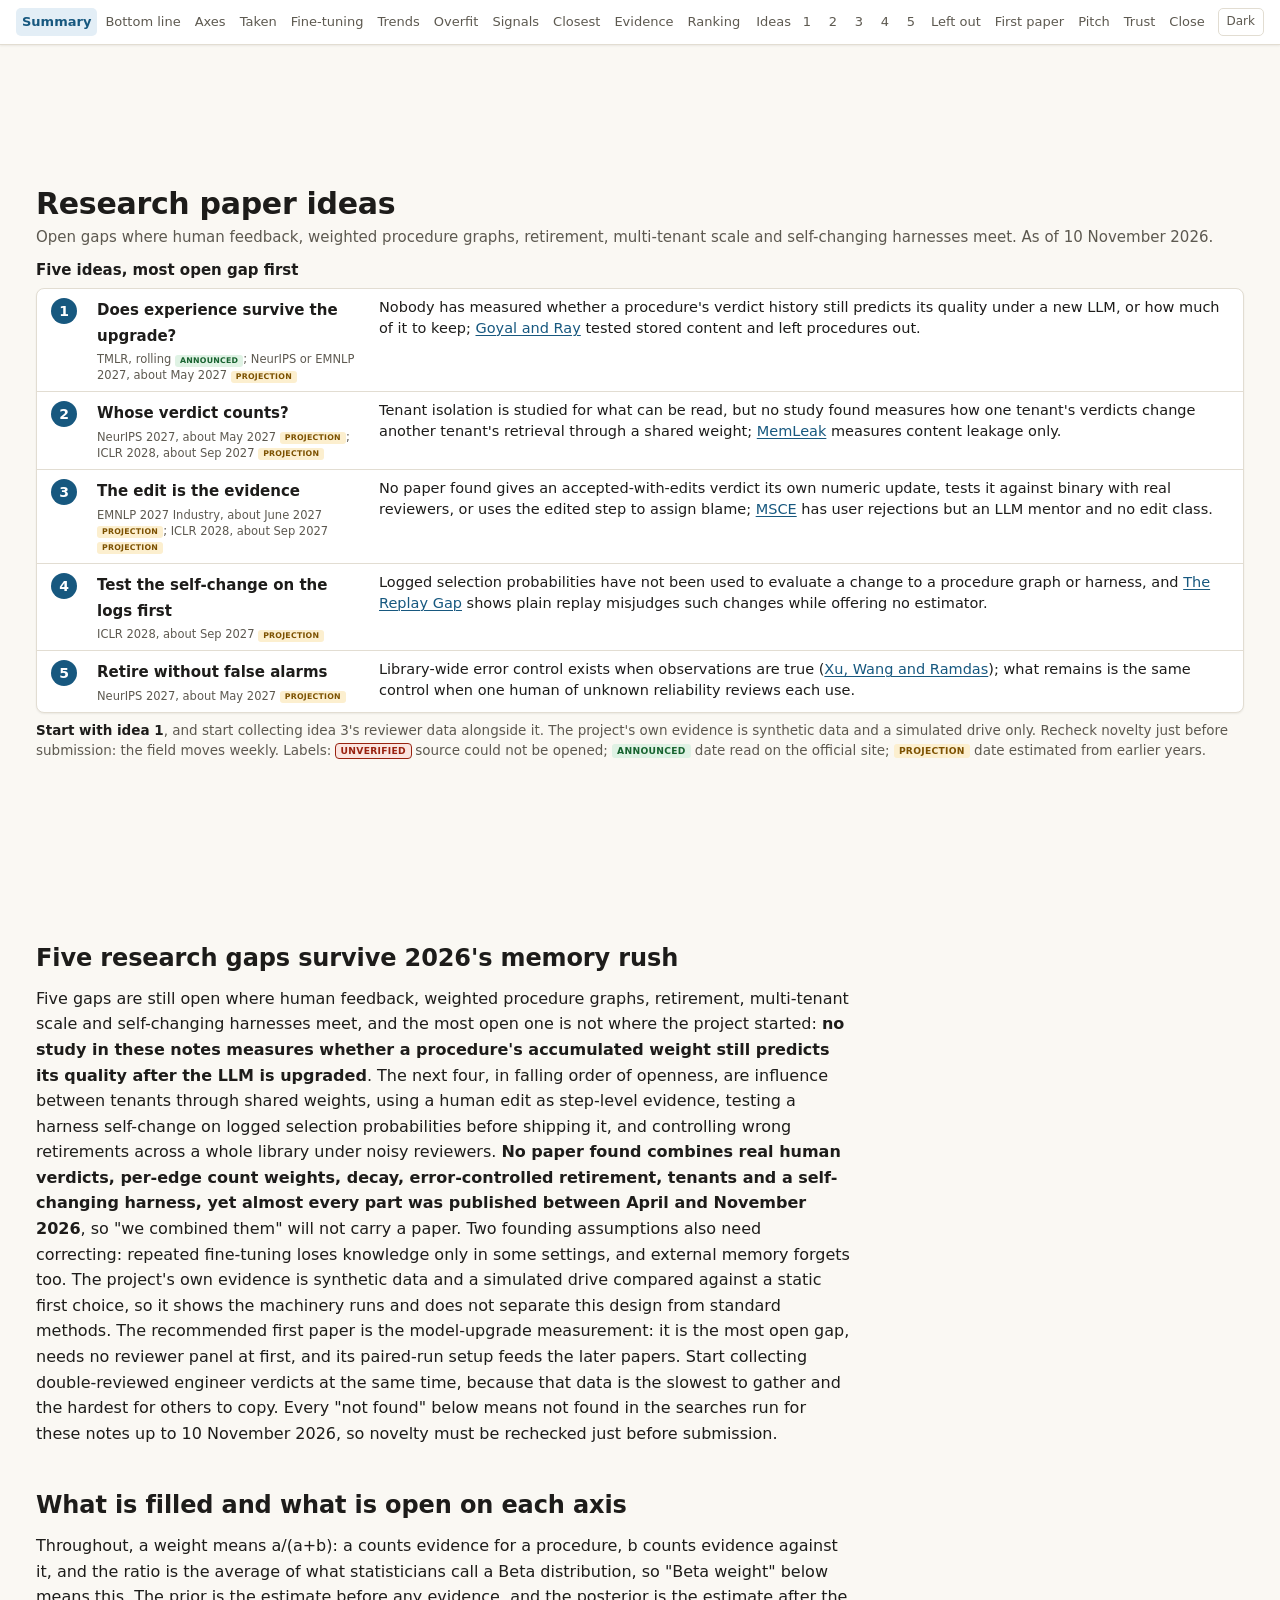
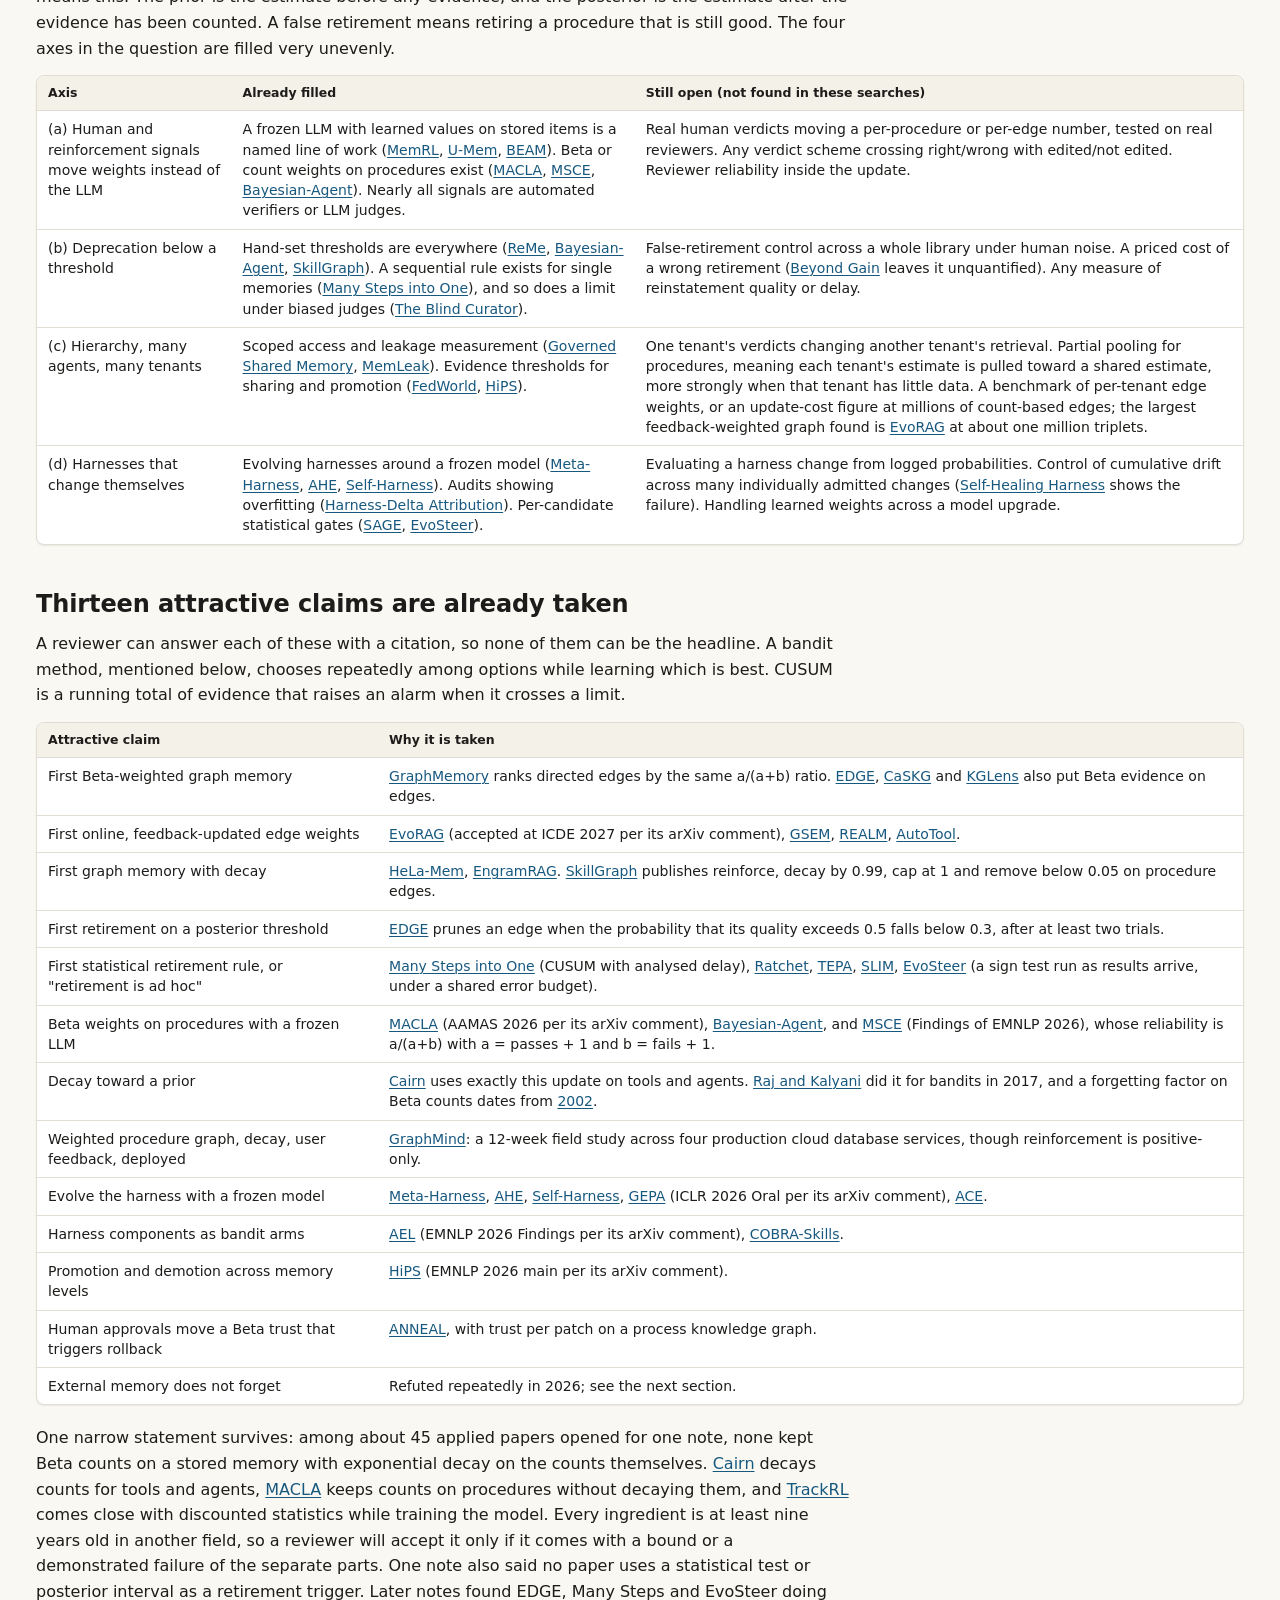
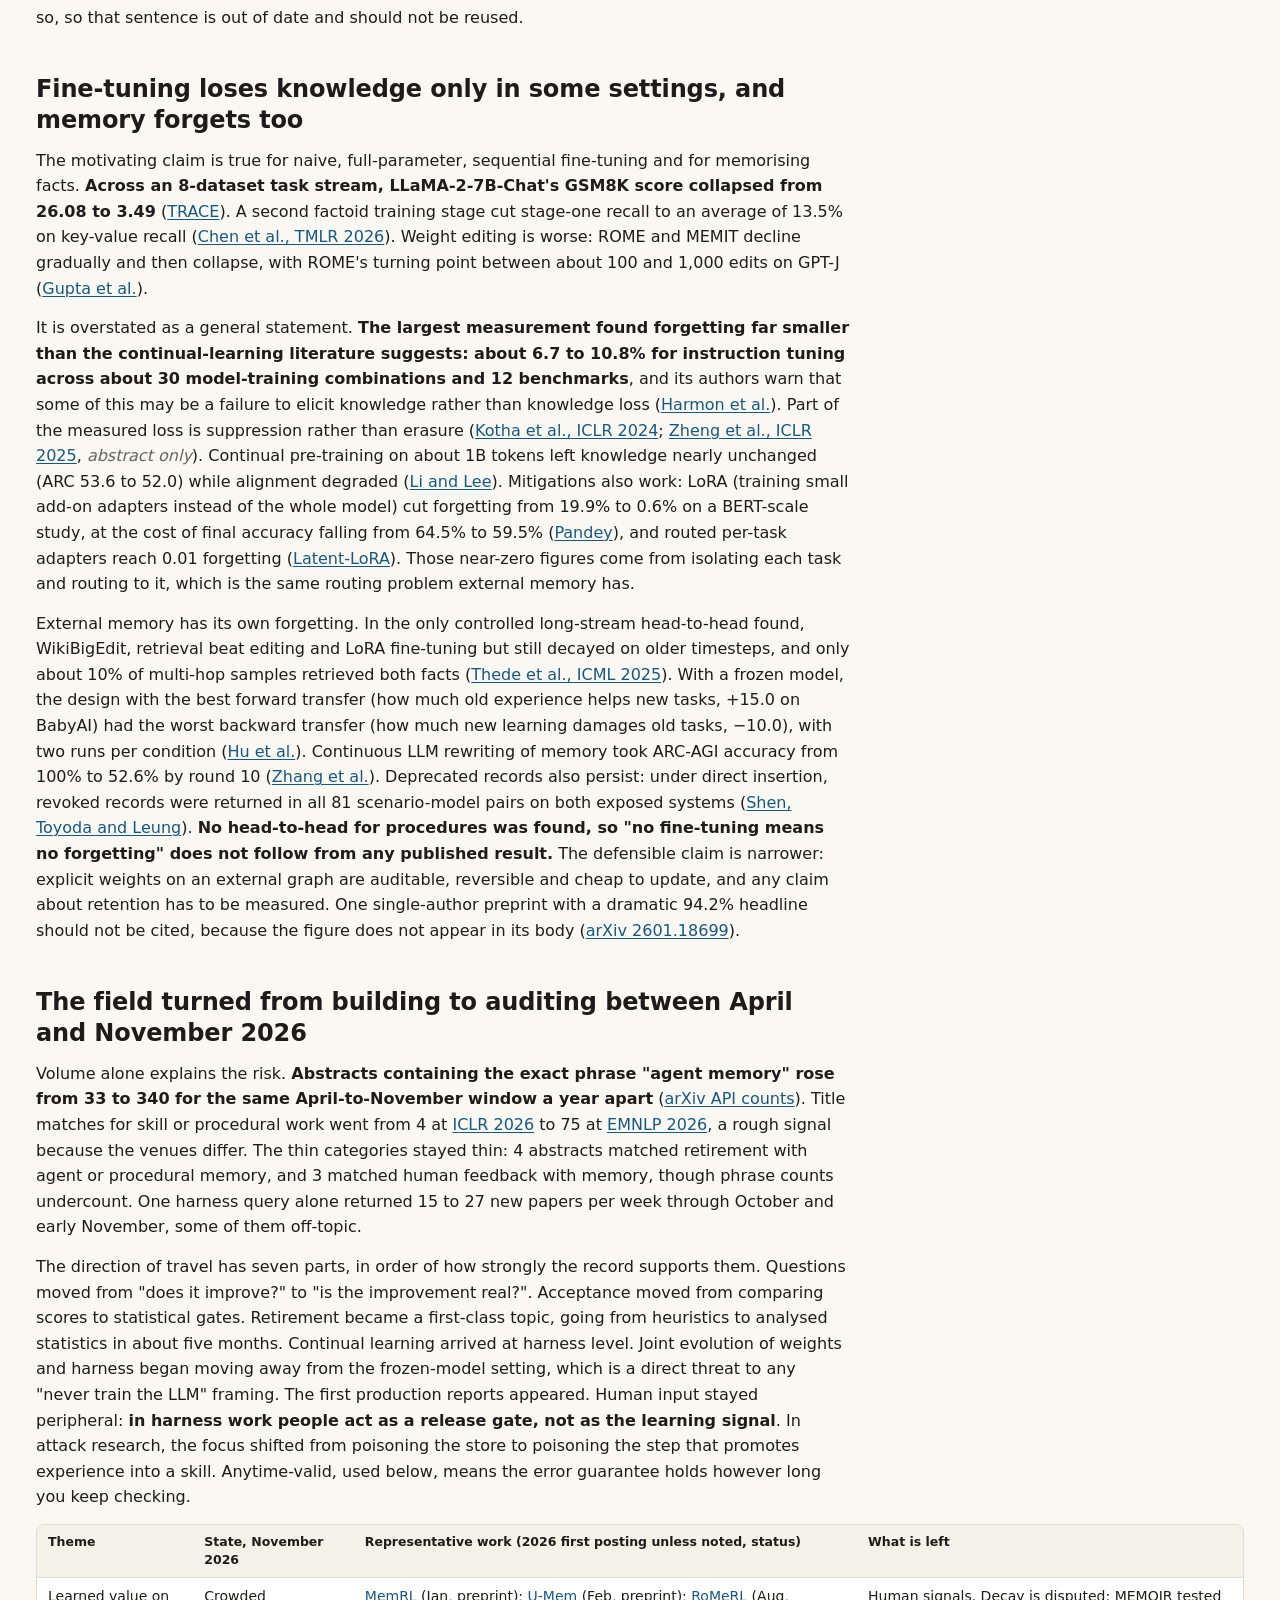
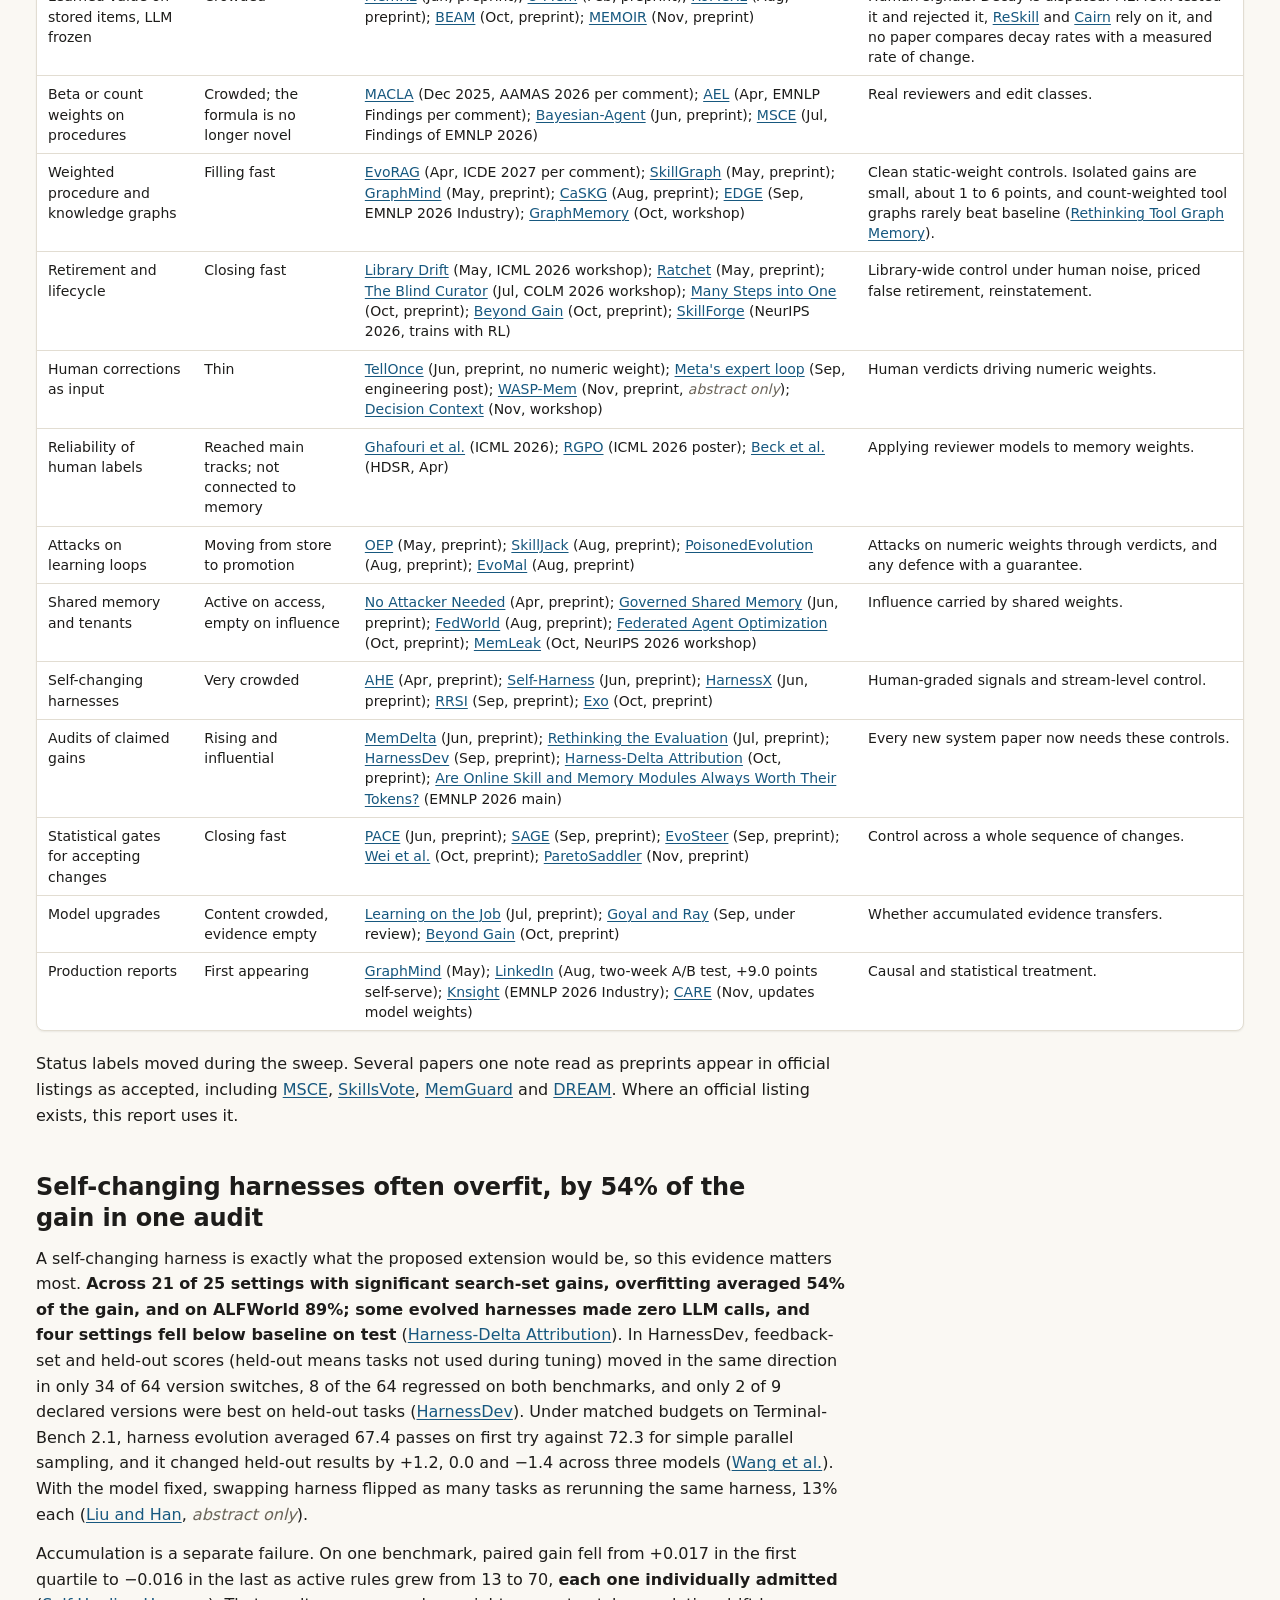
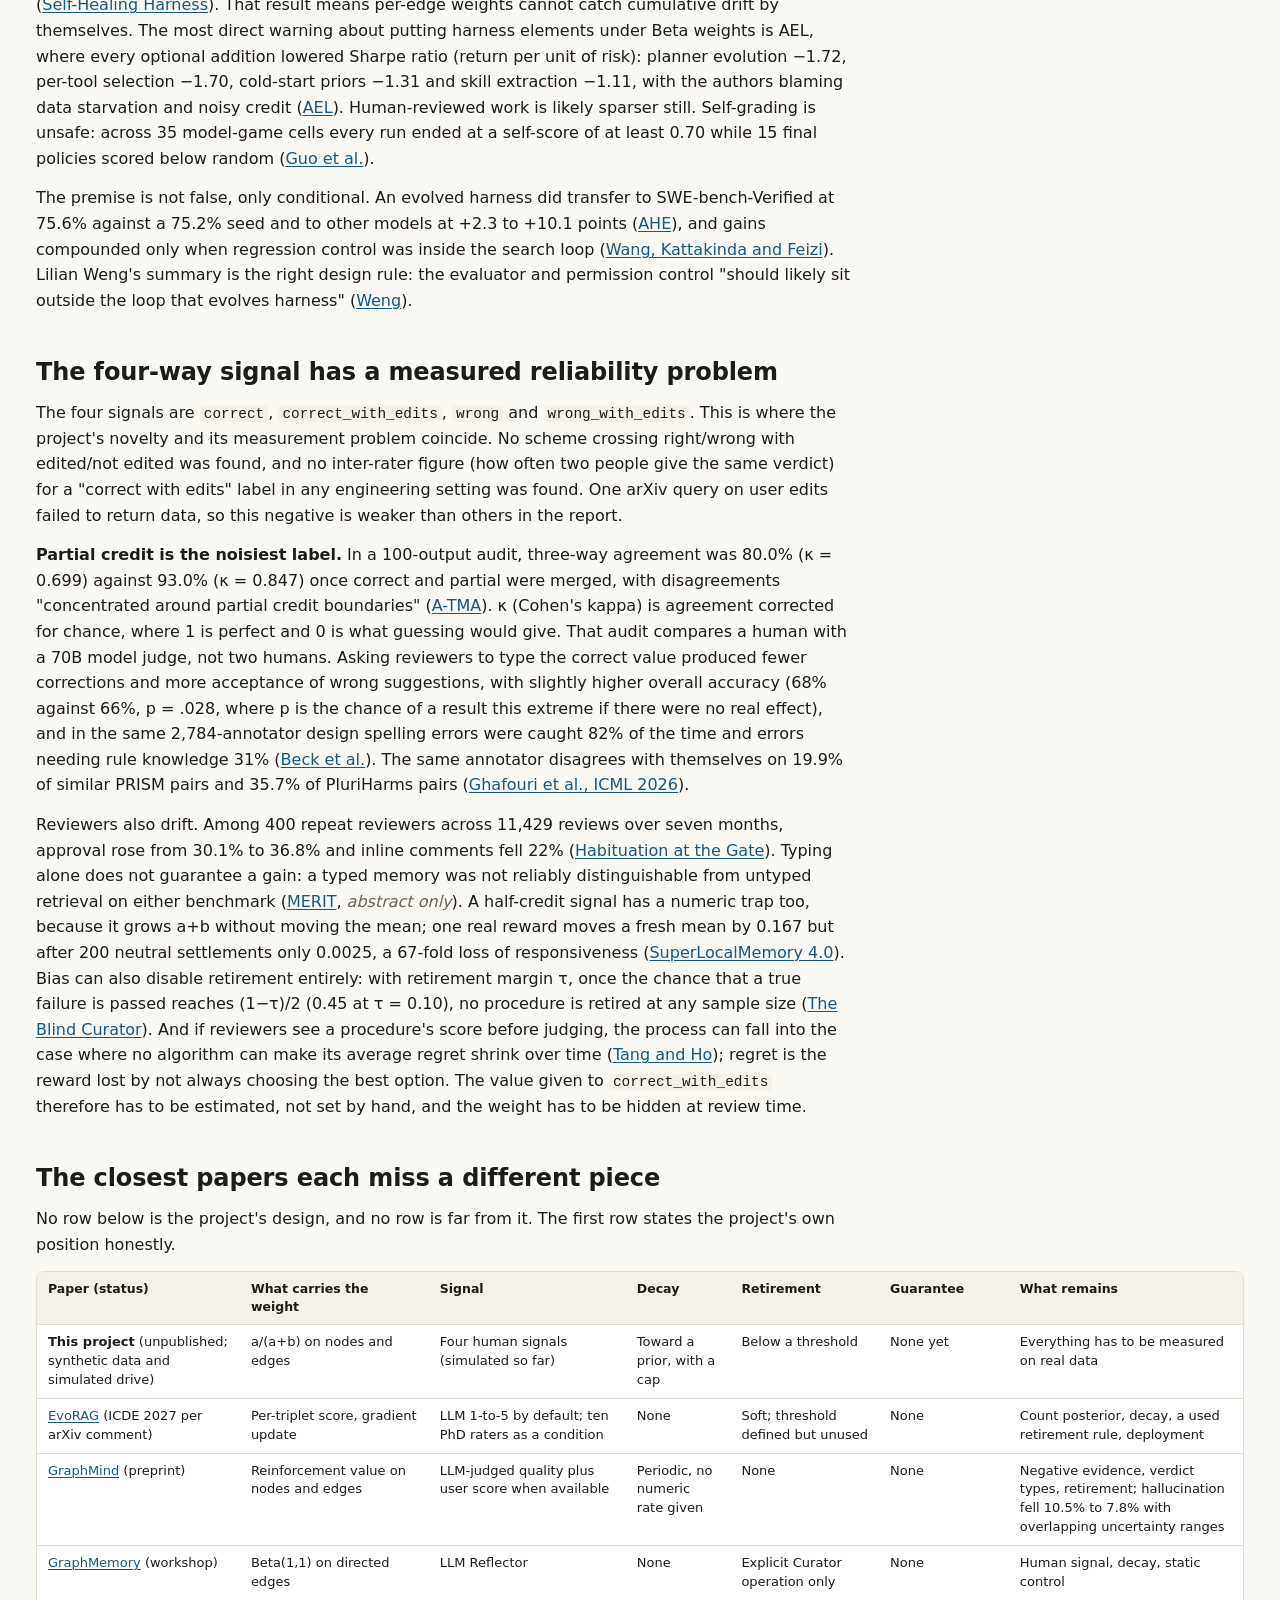
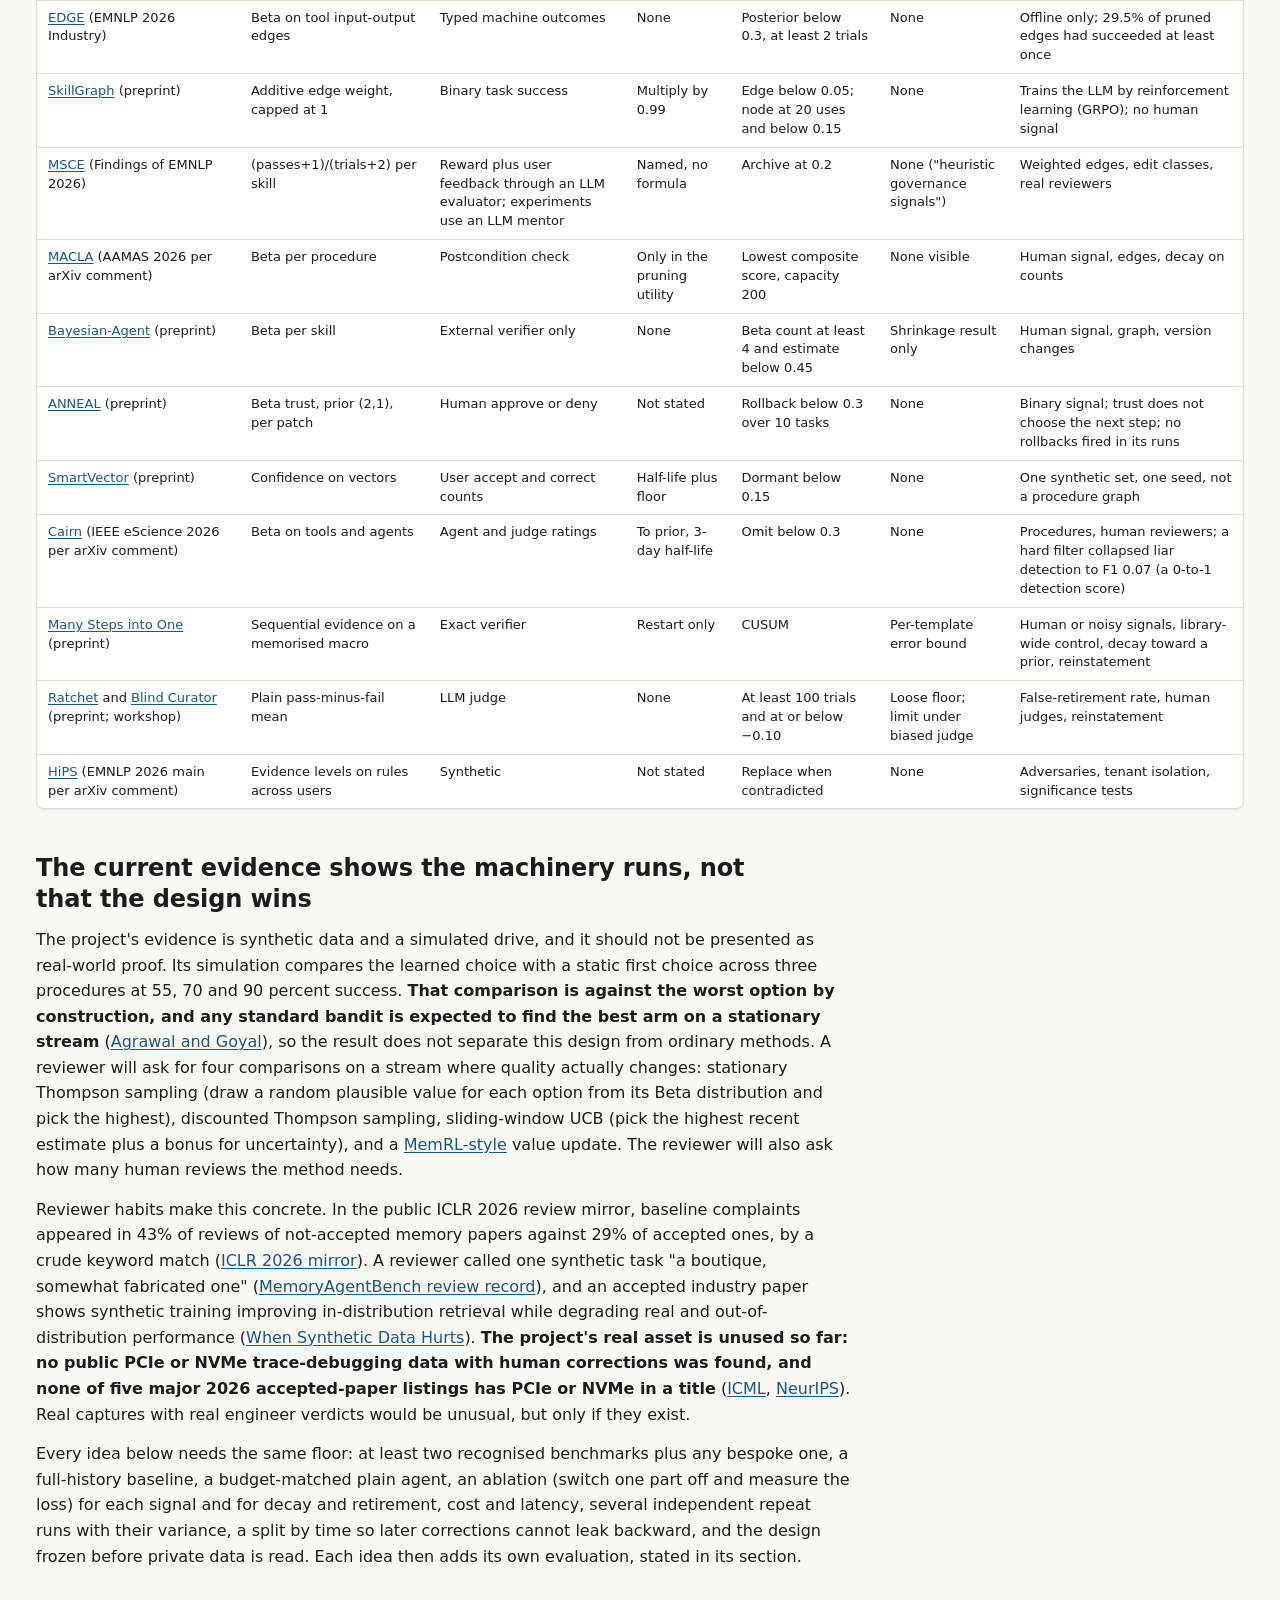
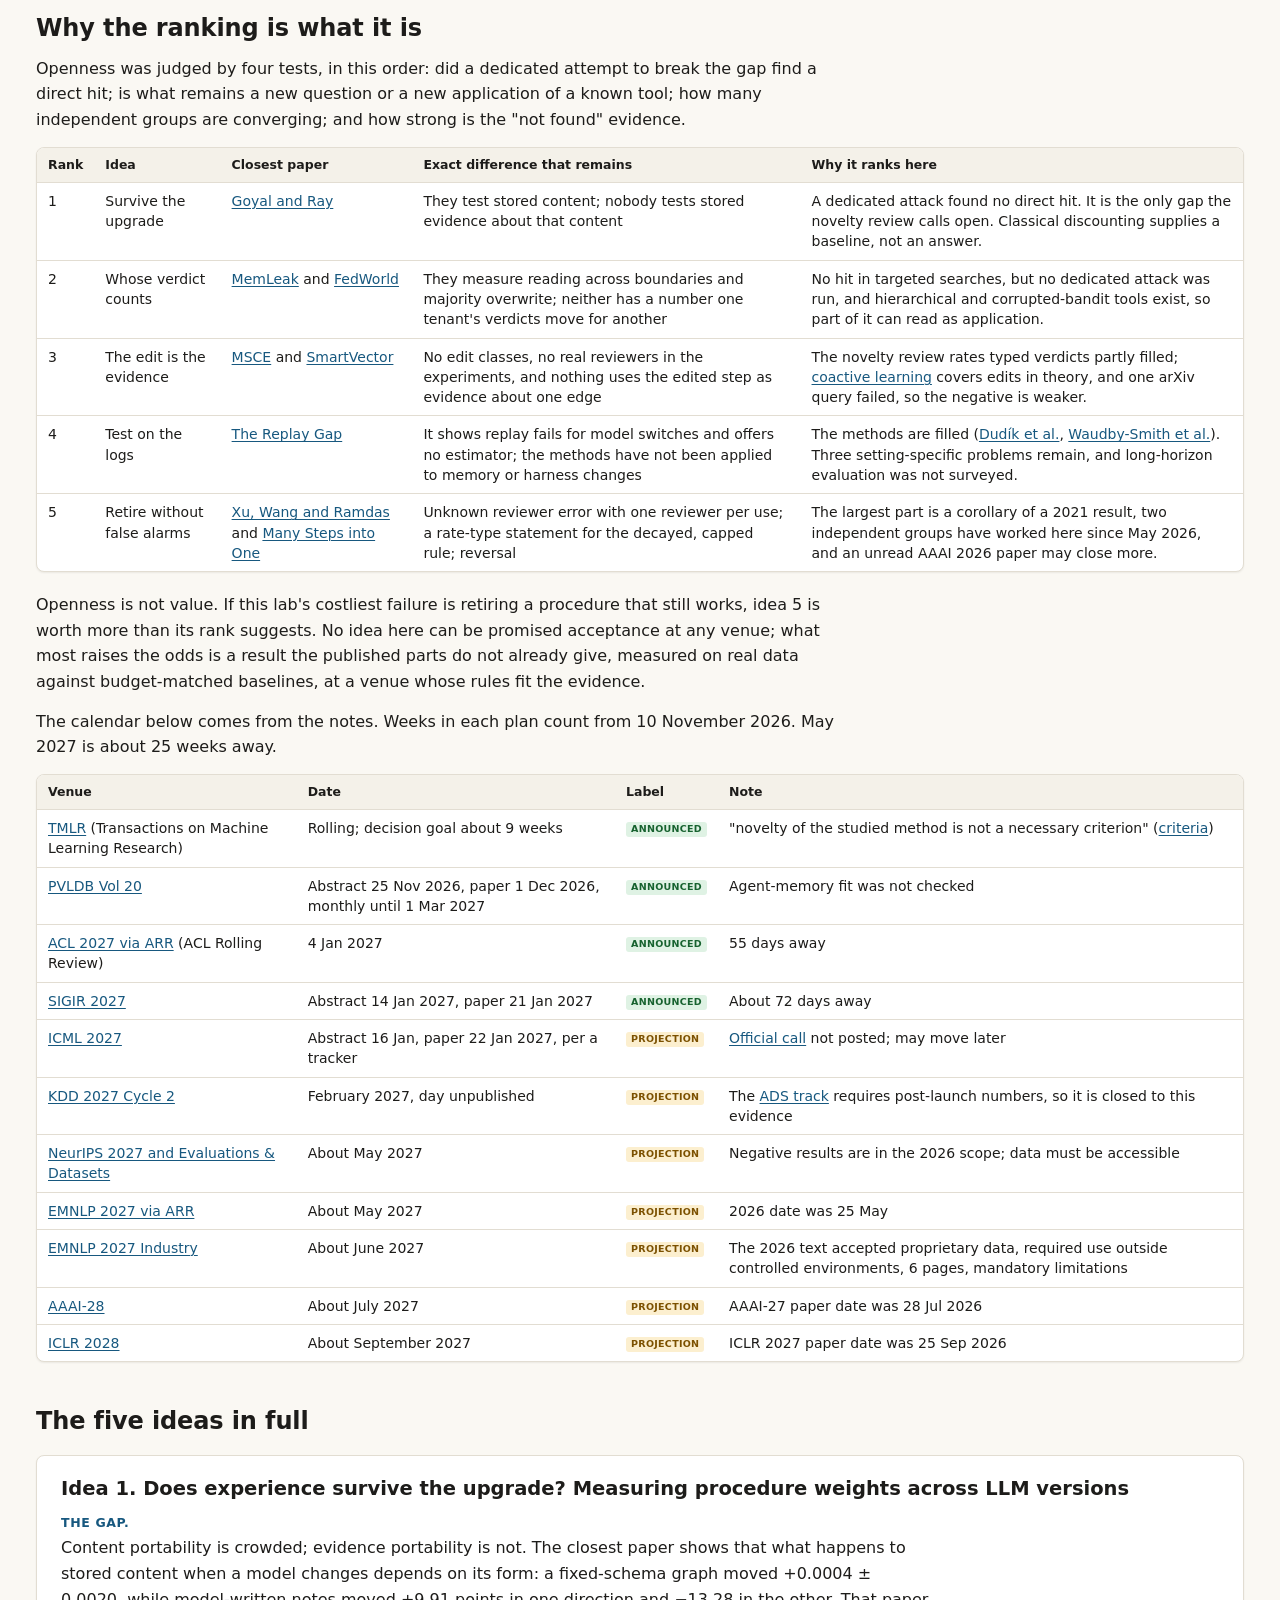
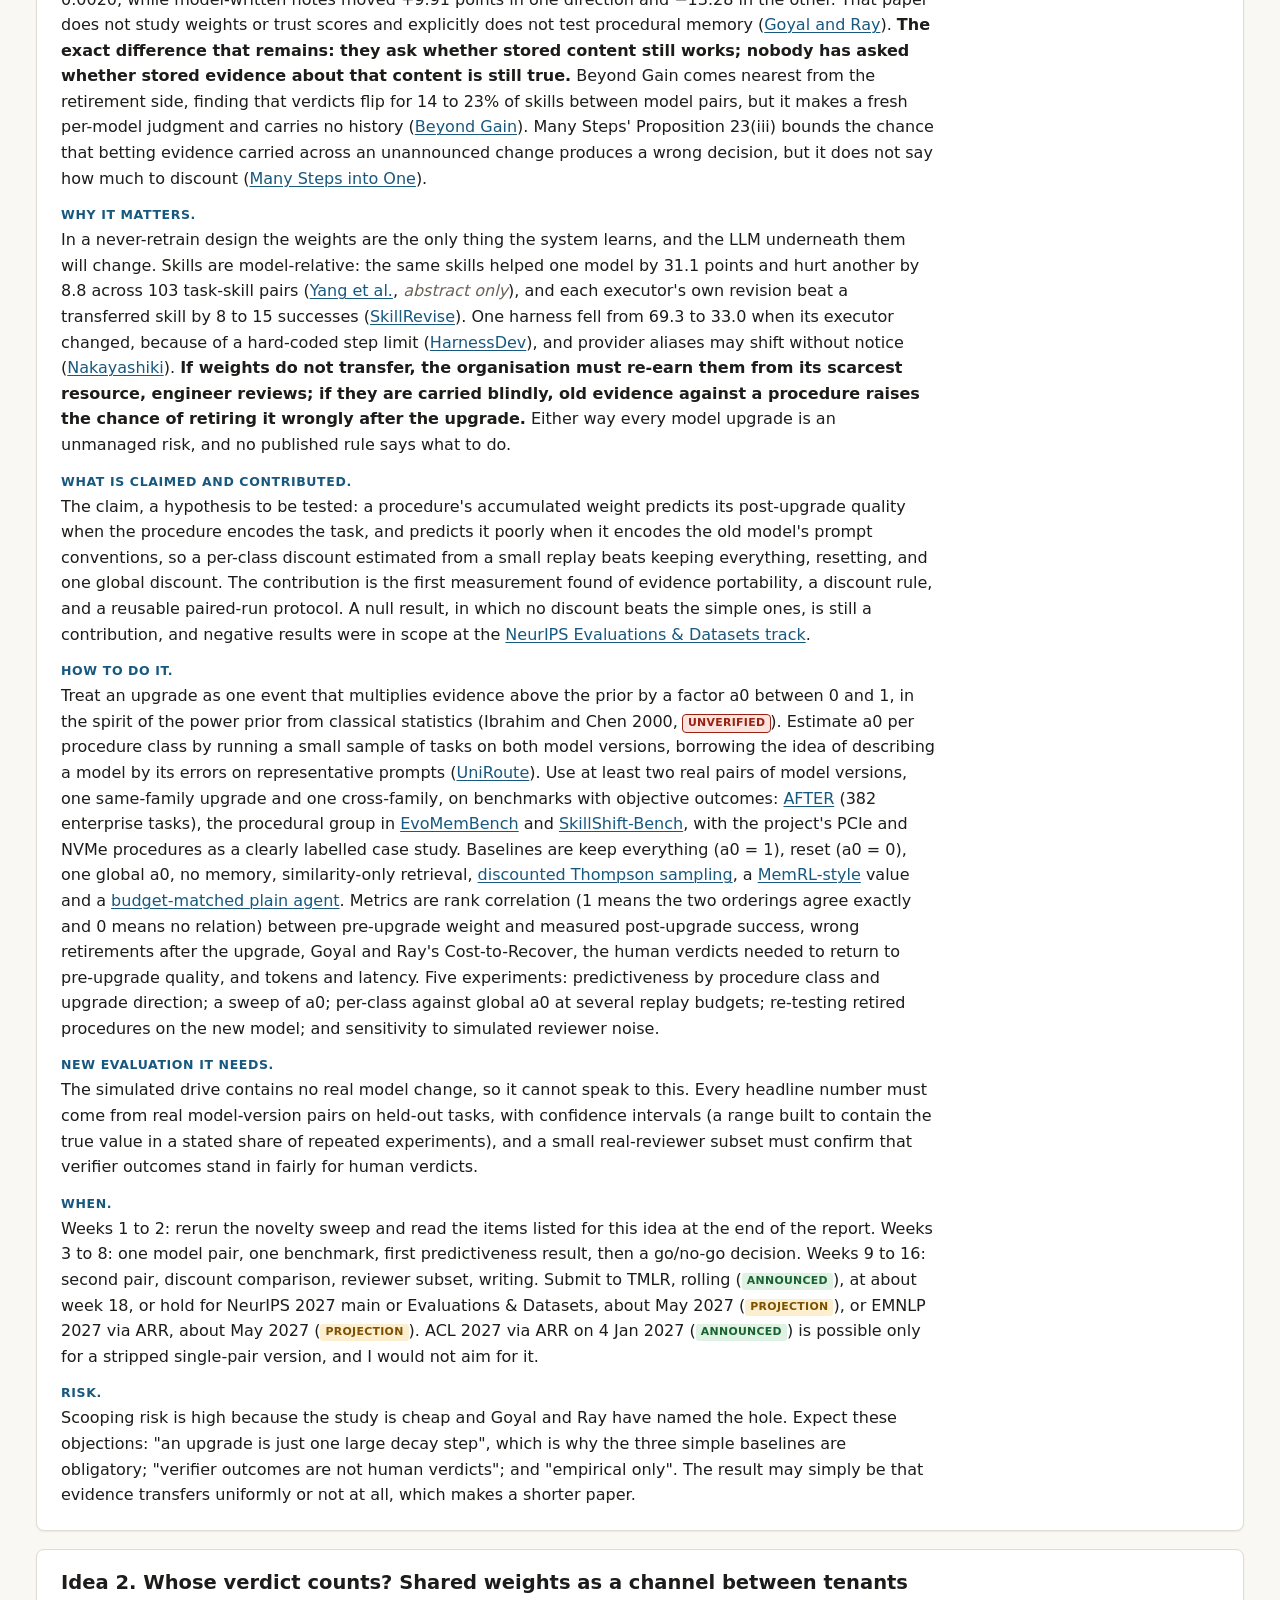
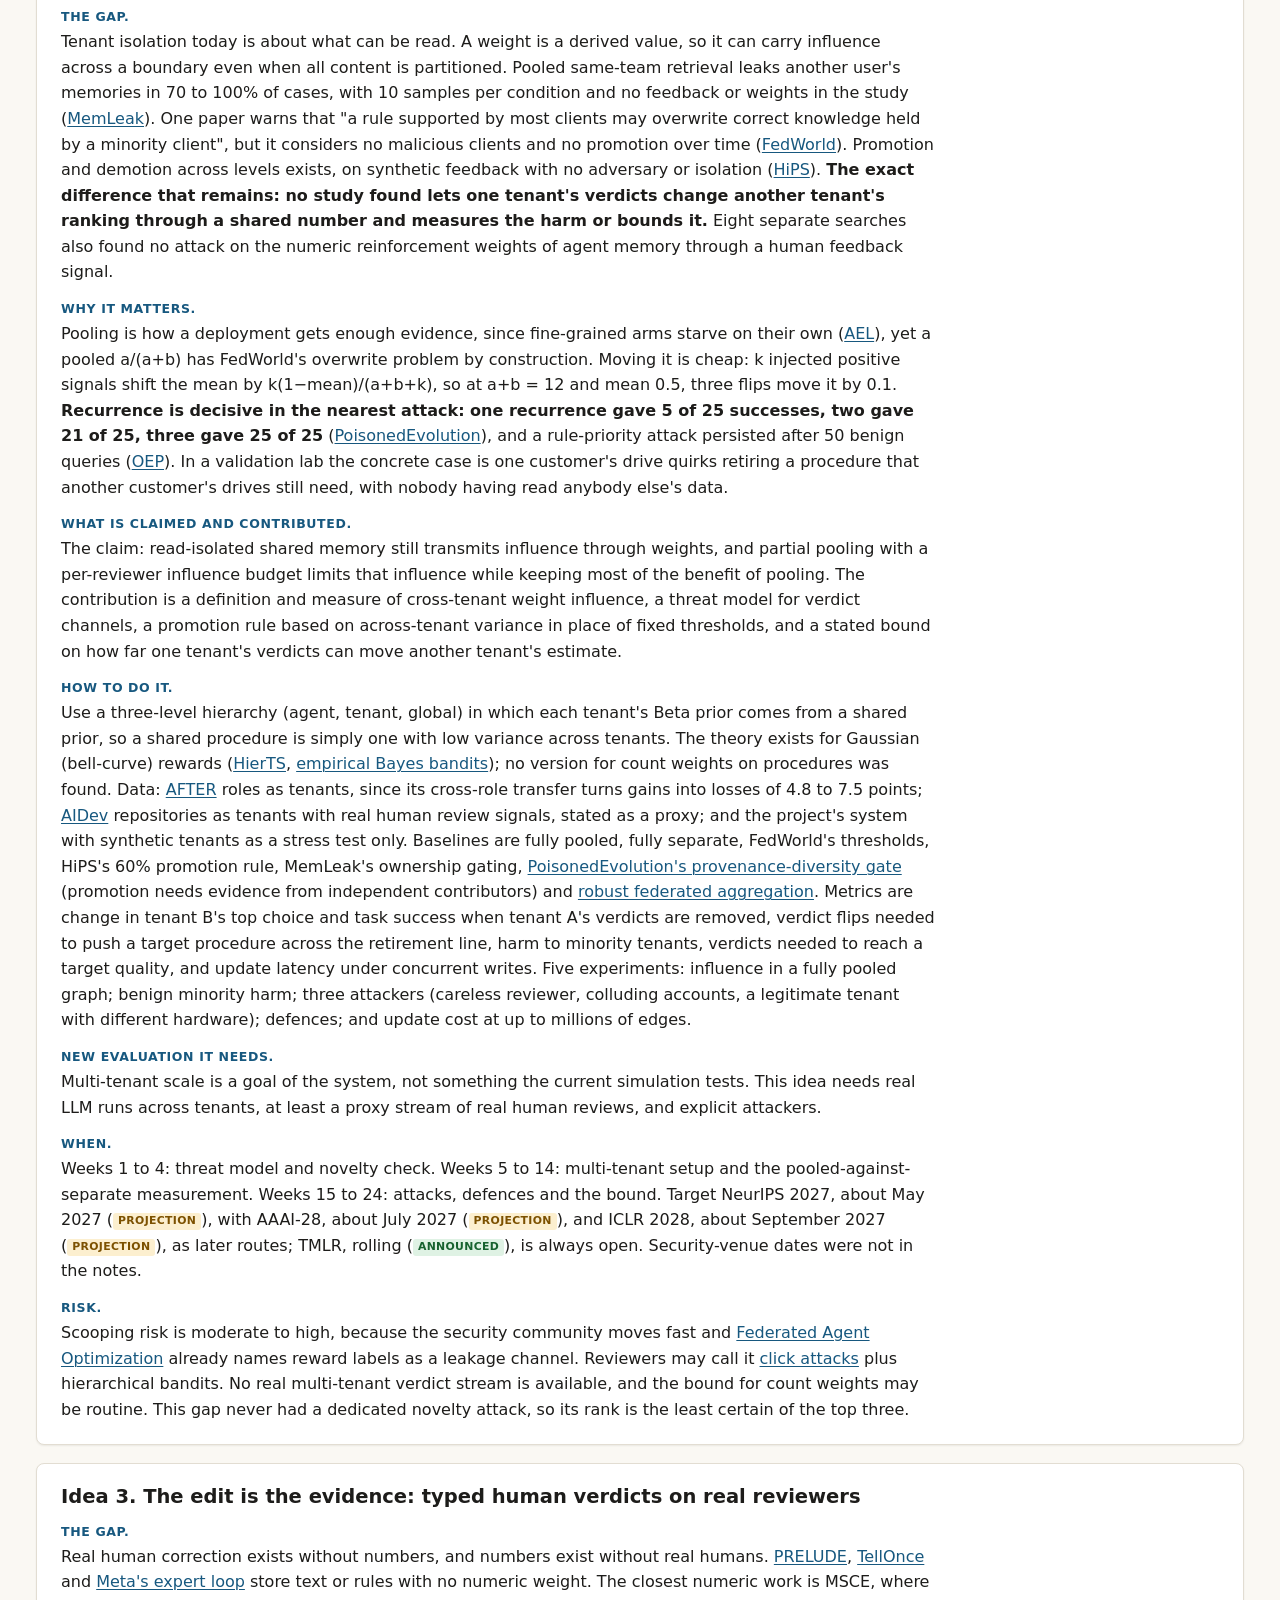
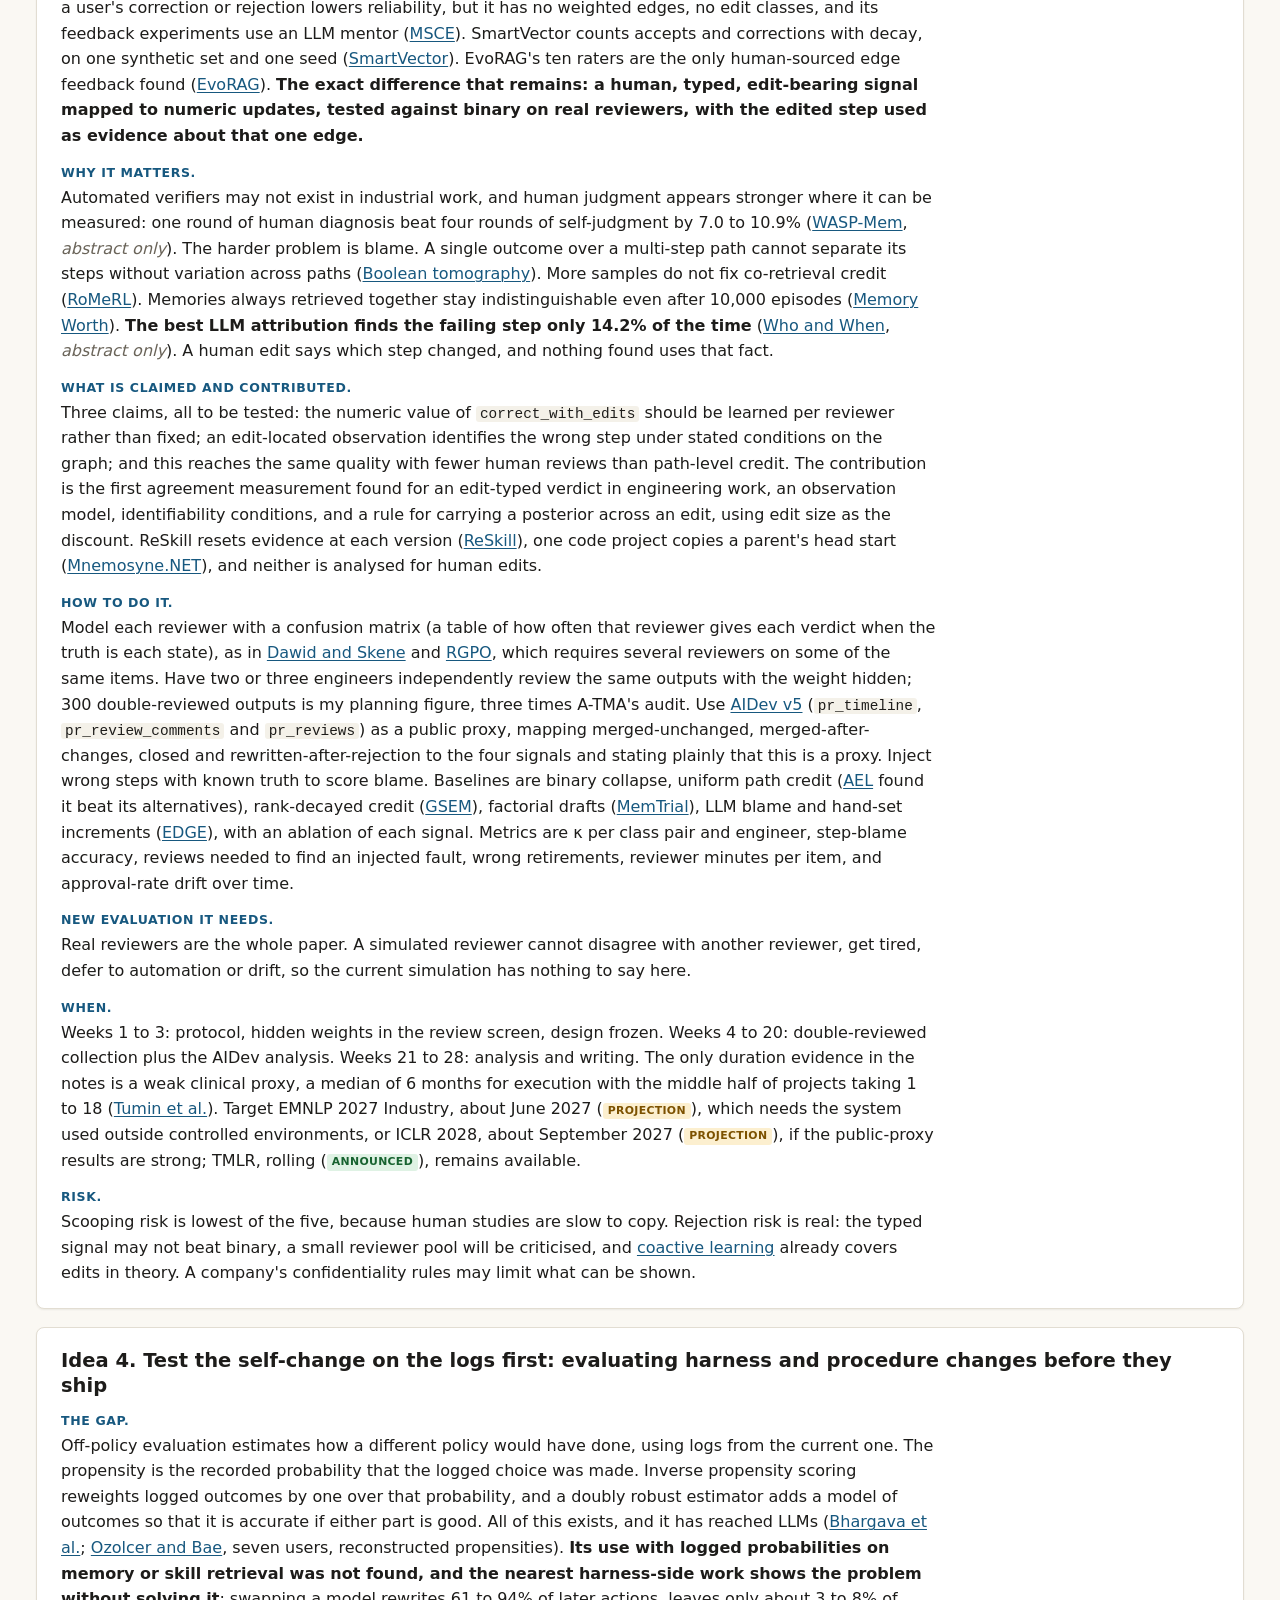
<file: research.html>
<!doctype html>
<html lang="en">
<head>
<meta charset="utf-8">
<meta name="viewport" content="width=device-width, initial-scale=1">
<title>Research paper ideas</title>
<style>
:root{color-scheme:light;--bg:#faf8f3;--surface:#ffffff;--ink:#1d1c1a;--muted:#5d5950;--line:#e2ddd2;--row:#f4f1e9;
--accent:#17587f;--accent-soft:#e3eef6;--unv-bg:#fbe4df;--unv-ink:#98210f;--ann-bg:#dff2e4;--ann-ink:#17622f;
--proj-bg:#fcefcf;--proj-ink:#7c5100;--abs-ink:#6a6459;--shadow:0 1px 2px rgba(30,25,15,.07)}
@media (prefers-color-scheme:dark){:root:not([data-theme="light"]){color-scheme:dark;--bg:#14161a;--surface:#1c1f25;--ink:#ebe8e1;--muted:#aaa598;--line:#343842;--row:#23262e;
--accent:#86c2ea;--accent-soft:#1e3241;--unv-bg:#4c201a;--unv-ink:#ffb9ad;--ann-bg:#16381f;--ann-ink:#96dfad;--proj-bg:#413210;--proj-ink:#f4cd73;--abs-ink:#b3ad9f;--shadow:none}}
:root[data-theme="dark"]{color-scheme:dark;--bg:#14161a;--surface:#1c1f25;--ink:#ebe8e1;--muted:#aaa598;--line:#343842;--row:#23262e;
--accent:#86c2ea;--accent-soft:#1e3241;--unv-bg:#4c201a;--unv-ink:#ffb9ad;--ann-bg:#16381f;--ann-ink:#96dfad;--proj-bg:#413210;--proj-ink:#f4cd73;--abs-ink:#b3ad9f;--shadow:none}
*{box-sizing:border-box}
html{scroll-behavior:smooth;scroll-padding-top:58px}
body{margin:0;background:var(--bg);color:var(--ink);font:16px/1.6 system-ui,-apple-system,"Segoe UI",Roboto,"Helvetica Neue",Arial,sans-serif;-webkit-text-size-adjust:100%}
a{color:var(--accent);text-decoration:underline;text-decoration-thickness:1px;text-underline-offset:2px}
a:hover{text-decoration-thickness:2px}
a:focus-visible,button:focus-visible,.table-wrap:focus-visible{outline:2px solid var(--accent);outline-offset:2px}
.bar{position:sticky;top:0;z-index:10;background:var(--surface);border-bottom:1px solid var(--line);box-shadow:var(--shadow)}
.bar-in{margin:0 auto;padding:0 16px;display:flex;align-items:center;gap:10px;height:44px}
.bar nav{display:flex;align-items:center;gap:2px;overflow-x:auto;flex:1;scrollbar-width:thin;white-space:nowrap}
.bar nav a{padding:4px 6px;border-radius:5px;font-size:13px;color:var(--muted);text-decoration:none}
.bar nav a:hover{color:var(--ink);background:var(--row)}
.bar nav a.on{color:var(--accent);background:var(--accent-soft);font-weight:600}
.bar nav a.num{min-width:24px;text-align:center;padding:4px 5px}
.nav-label{font-size:13px;color:var(--muted);padding:0 2px 0 8px}
.theme{flex:none;font:inherit;font-size:12px;color:var(--muted);background:none;border:1px solid var(--line);border-radius:5px;padding:3px 8px;cursor:pointer}
.theme:hover{color:var(--ink)}
main{max-width:1240px;margin:0 auto;padding:0 16px 72px}
.hero{padding:14px 0 12px;min-height:calc(100vh - 46px);display:flex;flex-direction:column;justify-content:center}
.hero h1{font-size:30px;line-height:1.2;margin:0 0 3px;letter-spacing:-.01em}
.hero .lead{margin:0 0 9px;color:var(--muted);font-size:15px;max-width:none}
.hero h2{font-size:15px;margin:0 0 6px;color:var(--ink)}
.ranked{list-style:none;margin:0;padding:0;background:var(--surface);border:1px solid var(--line);border-radius:8px;box-shadow:var(--shadow)}
.ranked li{display:grid;grid-template-columns:34px minmax(190px,270px) 1fr;gap:12px;padding:8px 14px;border-top:1px solid var(--line);align-items:start}
.ranked li:first-child{border-top:0}
.rank{width:26px;height:26px;border-radius:50%;background:var(--accent);color:var(--surface);font-weight:700;font-size:14px;display:flex;align-items:center;justify-content:center;margin-top:1px}
.name a{font-weight:650;color:var(--ink);text-decoration:none;font-size:15px;line-height:1.3}
.name a:hover{text-decoration:underline}
.target{font-size:11.5px;line-height:1.4;color:var(--muted);margin-top:3px}
.gap{font-size:14.5px;line-height:1.42}
.hero .foot{margin:8px 0 0;font-size:13.5px;line-height:1.45;color:var(--muted);max-width:none}
.hero .foot strong{color:var(--ink)}
.badge{display:inline-block;font-size:.68em;font-weight:700;letter-spacing:.03em;padding:0 5px;border-radius:3px;line-height:1.55;vertical-align:.08em;white-space:nowrap}
.b-unv{background:var(--unv-bg);color:var(--unv-ink);outline:1px solid var(--unv-ink)}
.b-ann{background:var(--ann-bg);color:var(--ann-ink)}
.b-proj{background:var(--proj-bg);color:var(--proj-ink)}
.nb{white-space:nowrap}
.abs{font-style:italic;color:var(--abs-ink)}
section{margin-top:44px;scroll-margin-top:58px}
section h2{font-size:24px;line-height:1.28;margin:0 0 12px;letter-spacing:-.005em;max-width:32em}
p{margin:0 0 14px;max-width:80ch}
code{font:.9em ui-monospace,SFMono-Regular,Menlo,Consolas,monospace;background:var(--row);padding:0 4px;border-radius:3px}
.idea{background:var(--surface);border:1px solid var(--line);border-radius:8px;padding:20px 24px 8px;margin:18px 0;scroll-margin-top:58px;box-shadow:var(--shadow)}
.idea h3{font-size:19.5px;line-height:1.3;margin:0 0 12px}
.idea p{max-width:86ch}
.field{display:block;font-size:12.5px;letter-spacing:.05em;text-transform:uppercase;color:var(--accent);margin-bottom:2px}
.table-wrap{overflow-x:auto;margin:14px 0 20px;border:1px solid var(--line);border-radius:8px;background:var(--surface);box-shadow:var(--shadow)}
table{border-collapse:collapse;width:100%;font-size:14px;line-height:1.45}
th,td{padding:8px 11px;text-align:left;vertical-align:top;border-top:1px solid var(--line)}
th{border-top:0;background:var(--row);font-size:12.5px;font-weight:650;position:sticky;top:0}
tbody tr:hover{background:var(--row)}
table.t-wide{min-width:940px}
table.t-grid{min-width:1120px;font-size:13px}
table.t-grid td:first-child{min-width:150px}
@media (max-width:760px){.hero{min-height:0}.ranked li{grid-template-columns:30px 1fr}.gap{grid-column:2}section h2{font-size:21px}.idea{padding:16px 14px 6px}}
</style>
</head>
<body>
<div class="bar"><div class="bar-in">
<nav aria-label="Contents"><a href="#summary">Summary</a><a href="#bottom-line">Bottom line</a><a href="#what-is-filled-and-what-is-open-on-each-axis">Axes</a><a href="#thirteen-attractive-claims-are-already-taken">Taken</a><a href="#fine-tuning-loses-knowledge-only-in-some-settings-and-memory">Fine-tuning</a><a href="#the-field-turned-from-building-to-auditing-between-april-and">Trends</a><a href="#self-changing-harnesses-often-overfit-by-54-of-the-gain-in-o">Overfit</a><a href="#the-four-way-signal-has-a-measured-reliability-problem">Signals</a><a href="#the-closest-papers-each-miss-a-different-piece">Closest</a><a href="#the-current-evidence-shows-the-machinery-runs-not-that-the-d">Evidence</a><a href="#why-the-ranking-is-what-it-is">Ranking</a><span class="nav-label">Ideas</span><a class="num" href="#idea-1" aria-label="Idea 1">1</a><a class="num" href="#idea-2" aria-label="Idea 2">2</a><a class="num" href="#idea-3" aria-label="Idea 3">3</a><a class="num" href="#idea-4" aria-label="Idea 4">4</a><a class="num" href="#idea-5" aria-label="Idea 5">5</a><a href="#other-gaps-were-considered-and-left-out">Left out</a><a href="#first-paper-measure-whether-experience-survives-the-upgrade">First paper</a><a href="#pitch-for-the-manager">Pitch</a><a href="#how-far-to-trust-this-and-what-to-read-before-claiming-novel">Trust</a><a href="#conclusion">Close</a></nav>
<button class="theme" id="theme" type="button">Dark</button>
</div></div>
<main>
<header class="hero" id="summary">
<h1>Research paper ideas</h1>
<p class="lead">Open gaps where human feedback, weighted procedure graphs, retirement, multi-tenant scale and self-changing harnesses meet. As of 10 November 2026.</p>
<h2>Five ideas, most open gap first</h2>
<ol class="ranked"><li><span class="rank">1</span><div class="name"><a href="#idea-1">Does experience survive the upgrade?</a><div class="target">TMLR, rolling <span class="badge b-ann">ANNOUNCED</span>; NeurIPS or EMNLP 2027, about May 2027 <span class="badge b-proj">PROJECTION</span></div></div><div class="gap">Nobody has measured whether a procedure's verdict history still predicts its quality under a new LLM, or how much of it to keep; <a href="https://arxiv.org/html/2609.05339v1" target="_blank" rel="noopener">Goyal and Ray</a> tested stored content and left procedures out.</div></li><li><span class="rank">2</span><div class="name"><a href="#idea-2">Whose verdict counts?</a><div class="target">NeurIPS 2027, about May 2027 <span class="badge b-proj">PROJECTION</span>; ICLR 2028, about Sep 2027 <span class="badge b-proj">PROJECTION</span></div></div><div class="gap">Tenant isolation is studied for what can be read, but no study found measures how one tenant's verdicts change another tenant's retrieval through a shared weight; <a href="https://arxiv.org/html/2610.04195" target="_blank" rel="noopener">MemLeak</a> measures content leakage only.</div></li><li><span class="rank">3</span><div class="name"><a href="#idea-3">The edit is the evidence</a><div class="target">EMNLP 2027 Industry, about June 2027 <span class="badge b-proj">PROJECTION</span>; ICLR 2028, about Sep 2027 <span class="badge b-proj">PROJECTION</span></div></div><div class="gap">No paper found gives an accepted-with-edits verdict its own numeric update, tests it against binary with real reviewers, or uses the edited step to assign blame; <a href="https://arxiv.org/html/2607.16621" target="_blank" rel="noopener">MSCE</a> has user rejections but an LLM mentor and no edit class.</div></li><li><span class="rank">4</span><div class="name"><a href="#idea-4">Test the self-change on the logs first</a><div class="target">ICLR 2028, about Sep 2027 <span class="badge b-proj">PROJECTION</span></div></div><div class="gap">Logged selection probabilities have not been used to evaluate a change to a procedure graph or harness, and <a href="https://arxiv.org/html/2608.08239" target="_blank" rel="noopener">The Replay Gap</a> shows plain replay misjudges such changes while offering no estimator.</div></li><li><span class="rank">5</span><div class="name"><a href="#idea-5">Retire without false alarms</a><div class="target">NeurIPS 2027, about May 2027 <span class="badge b-proj">PROJECTION</span></div></div><div class="gap">Library-wide error control exists when observations are true (<a href="https://arxiv.org/abs/2107.07322" target="_blank" rel="noopener">Xu, Wang and Ramdas</a>); what remains is the same control when one human of unknown reliability reviews each use.</div></li></ol>
<p class="foot"><strong>Start with idea 1</strong>, and start collecting idea 3's reviewer data alongside it. The project's own evidence is synthetic data and a simulated drive only. Recheck novelty just before submission: the field moves weekly. Labels: <span class="badge b-unv">UNVERIFIED</span> source could not be opened; <span class="badge b-ann">ANNOUNCED</span> date read on the official site; <span class="badge b-proj">PROJECTION</span> date estimated from earlier years.</p>
</header>
<section id="bottom-line"><h2>Five research gaps survive 2026's memory rush</h2><p>Five gaps are still open where human feedback, weighted procedure graphs, retirement, multi-tenant scale and self-changing harnesses meet, and the most open one is not where the project started: <strong>no study in these notes measures whether a procedure's accumulated weight still predicts its quality after the LLM is upgraded</strong>. The next four, in falling order of openness, are influence between tenants through shared weights, using a human edit as step-level evidence, testing a harness self-change on logged selection probabilities before shipping it, and controlling wrong retirements across a whole library under noisy reviewers. <strong>No paper found combines real human verdicts, per-edge count weights, decay, error-controlled retirement, tenants and a self-changing harness, yet almost every part was published between April and November 2026</strong>, so "we combined them" will not carry a paper. Two founding assumptions also need correcting: repeated fine-tuning loses knowledge only in some settings, and external memory forgets too. The project's own evidence is synthetic data and a simulated drive compared against a static first choice, so it shows the machinery runs and does not separate this design from standard methods. The recommended first paper is the model-upgrade measurement: it is the most open gap, needs no reviewer panel at first, and its paired-run setup feeds the later papers. Start collecting double-reviewed engineer verdicts at the same time, because that data is the slowest to gather and the hardest for others to copy. Every "not found" below means not found in the searches run for these notes up to 10 November 2026, so novelty must be rechecked just before submission.</p></section>
<section id="what-is-filled-and-what-is-open-on-each-axis"><h2>What is filled and what is open on each axis</h2><p>Throughout, a weight means a/(a+b): a counts evidence for a procedure, b counts evidence against it, and the ratio is the average of what statisticians call a Beta distribution, so "Beta weight" below means this. The prior is the estimate before any evidence, and the posterior is the estimate after the evidence has been counted. A false retirement means retiring a procedure that is still good. The four axes in the question are filled very unevenly.</p><div class="table-wrap" tabindex="0" role="region" aria-label="Table"><table class="t-std"><thead><tr><th scope="col">Axis</th><th scope="col">Already filled</th><th scope="col">Still open (not found in these searches)</th></tr></thead><tbody><tr><td>(a) Human and reinforcement signals move weights instead of the LLM</td><td>A frozen LLM with learned values on stored items is a named line of work (<a href="https://arxiv.org/html/2601.03192" target="_blank" rel="noopener">MemRL</a>, <a href="https://arxiv.org/html/2602.22406" target="_blank" rel="noopener">U-Mem</a>, <a href="https://arxiv.org/html/2610.25119" target="_blank" rel="noopener">BEAM</a>). Beta or count weights on procedures exist (<a href="https://arxiv.org/html/2512.18950" target="_blank" rel="noopener">MACLA</a>, <a href="https://arxiv.org/html/2607.16621" target="_blank" rel="noopener">MSCE</a>, <a href="https://arxiv.org/html/2606.08348" target="_blank" rel="noopener">Bayesian-Agent</a>). Nearly all signals are automated verifiers or LLM judges.</td><td>Real human verdicts moving a per-procedure or per-edge number, tested on real reviewers. Any verdict scheme crossing right/wrong with edited/not edited. Reviewer reliability inside the update.</td></tr><tr><td>(b) Deprecation below a threshold</td><td>Hand-set thresholds are everywhere (<a href="https://arxiv.org/html/2512.10696v1" target="_blank" rel="noopener">ReMe</a>, <a href="https://arxiv.org/html/2606.08348" target="_blank" rel="noopener">Bayesian-Agent</a>, <a href="https://arxiv.org/html/2605.12039" target="_blank" rel="noopener">SkillGraph</a>). A sequential rule exists for single memories (<a href="https://arxiv.org/abs/2610.17544" target="_blank" rel="noopener">Many Steps into One</a>), and so does a limit under biased judges (<a href="https://arxiv.org/html/2607.07436" target="_blank" rel="noopener">The Blind Curator</a>).</td><td>False-retirement control across a whole library under human noise. A priced cost of a wrong retirement (<a href="https://arxiv.org/html/2610.32322" target="_blank" rel="noopener">Beyond Gain</a> leaves it unquantified). Any measure of reinstatement quality or delay.</td></tr><tr><td>(c) Hierarchy, many agents, many tenants</td><td>Scoped access and leakage measurement (<a href="https://arxiv.org/html/2606.24535v1" target="_blank" rel="noopener">Governed Shared Memory</a>, <a href="https://arxiv.org/html/2610.04195" target="_blank" rel="noopener">MemLeak</a>). Evidence thresholds for sharing and promotion (<a href="https://arxiv.org/html/2608.01561" target="_blank" rel="noopener">FedWorld</a>, <a href="https://arxiv.org/html/2608.25329" target="_blank" rel="noopener">HiPS</a>).</td><td>One tenant's verdicts changing another tenant's retrieval. Partial pooling for procedures, meaning each tenant's estimate is pulled toward a shared estimate, more strongly when that tenant has little data. A benchmark of per-tenant edge weights, or an update-cost figure at millions of count-based edges; the largest feedback-weighted graph found is <a href="https://arxiv.org/html/2604.15676v1" target="_blank" rel="noopener">EvoRAG</a> at about one million triplets.</td></tr><tr><td>(d) Harnesses that change themselves</td><td>Evolving harnesses around a frozen model (<a href="https://arxiv.org/html/2603.28052" target="_blank" rel="noopener">Meta-Harness</a>, <a href="https://arxiv.org/html/2604.25850" target="_blank" rel="noopener">AHE</a>, <a href="https://arxiv.org/html/2606.09498" target="_blank" rel="noopener">Self-Harness</a>). Audits showing overfitting (<a href="https://arxiv.org/html/2610.22466" target="_blank" rel="noopener">Harness-Delta Attribution</a>). Per-candidate statistical gates (<a href="https://arxiv.org/html/2609.36043" target="_blank" rel="noopener">SAGE</a>, <a href="https://arxiv.org/html/2609.38661" target="_blank" rel="noopener">EvoSteer</a>).</td><td>Evaluating a harness change from logged probabilities. Control of cumulative drift across many individually admitted changes (<a href="https://arxiv.org/html/2609.24130" target="_blank" rel="noopener">Self-Healing Harness</a> shows the failure). Handling learned weights across a model upgrade.</td></tr></tbody></table></div></section><section id="thirteen-attractive-claims-are-already-taken"><h2>Thirteen attractive claims are already taken</h2><p>A reviewer can answer each of these with a citation, so none of them can be the headline. A bandit method, mentioned below, chooses repeatedly among options while learning which is best. CUSUM is a running total of evidence that raises an alarm when it crosses a limit.</p><div class="table-wrap" tabindex="0" role="region" aria-label="Table"><table class="t-std"><thead><tr><th scope="col">Attractive claim</th><th scope="col">Why it is taken</th></tr></thead><tbody><tr><td>First Beta-weighted graph memory</td><td><a href="https://arxiv.org/html/2610.02687v2" target="_blank" rel="noopener">GraphMemory</a> ranks directed edges by the same a/(a+b) ratio. <a href="https://arxiv.org/html/2609.05395v1" target="_blank" rel="noopener">EDGE</a>, <a href="https://arxiv.org/html/2608.25500" target="_blank" rel="noopener">CaSKG</a> and <a href="https://arxiv.org/html/2312.11539" target="_blank" rel="noopener">KGLens</a> also put Beta evidence on edges.</td></tr><tr><td>First online, feedback-updated edge weights</td><td><a href="https://arxiv.org/html/2604.15676" target="_blank" rel="noopener">EvoRAG</a> (accepted at ICDE 2027 per its arXiv comment), <a href="https://arxiv.org/html/2603.22096" target="_blank" rel="noopener">GSEM</a>, <a href="https://arxiv.org/html/2609.16053" target="_blank" rel="noopener">REALM</a>, <a href="https://arxiv.org/html/2511.14650v1" target="_blank" rel="noopener">AutoTool</a>.</td></tr><tr><td>First graph memory with decay</td><td><a href="https://arxiv.org/html/2604.16839v1" target="_blank" rel="noopener">HeLa-Mem</a>, <a href="https://arxiv.org/html/2609.32049" target="_blank" rel="noopener">EngramRAG</a>. <a href="https://arxiv.org/html/2605.12039" target="_blank" rel="noopener">SkillGraph</a> publishes reinforce, decay by 0.99, cap at 1 and remove below 0.05 on procedure edges.</td></tr><tr><td>First retirement on a posterior threshold</td><td><a href="https://arxiv.org/html/2609.05395v1" target="_blank" rel="noopener">EDGE</a> prunes an edge when the probability that its quality exceeds 0.5 falls below 0.3, after at least two trials.</td></tr><tr><td>First statistical retirement rule, or "retirement is ad hoc"</td><td><a href="https://arxiv.org/abs/2610.17544" target="_blank" rel="noopener">Many Steps into One</a> (CUSUM with analysed delay), <a href="https://arxiv.org/html/2605.22148" target="_blank" rel="noopener">Ratchet</a>, <a href="https://arxiv.org/html/2608.07429" target="_blank" rel="noopener">TEPA</a>, <a href="https://arxiv.org/html/2605.10923v2" target="_blank" rel="noopener">SLIM</a>, <a href="https://arxiv.org/html/2609.38661" target="_blank" rel="noopener">EvoSteer</a> (a sign test run as results arrive, under a shared error budget).</td></tr><tr><td>Beta weights on procedures with a frozen LLM</td><td><a href="https://arxiv.org/html/2512.18950" target="_blank" rel="noopener">MACLA</a> (AAMAS 2026 per its arXiv comment), <a href="https://arxiv.org/html/2606.08348" target="_blank" rel="noopener">Bayesian-Agent</a>, and <a href="https://aclanthology.org/2026.findings-emnlp.1637/" target="_blank" rel="noopener">MSCE</a> (Findings of EMNLP 2026), whose reliability is a/(a+b) with a = passes + 1 and b = fails + 1.</td></tr><tr><td>Decay toward a prior</td><td><a href="https://arxiv.org/html/2609.19502" target="_blank" rel="noopener">Cairn</a> uses exactly this update on tools and agents. <a href="https://arxiv.org/pdf/1707.09727" target="_blank" rel="noopener">Raj and Kalyani</a> did it for bandits in 2017, and a forgetting factor on Beta counts dates from <a href="https://mn.uio.no/ifi/english/people/aca/josang/publications/ji2002-bled.pdf" target="_blank" rel="noopener">2002</a>.</td></tr><tr><td>Weighted procedure graph, decay, user feedback, deployed</td><td><a href="https://arxiv.org/html/2605.17617" target="_blank" rel="noopener">GraphMind</a>: a 12-week field study across four production cloud database services, though reinforcement is positive-only.</td></tr><tr><td>Evolve the harness with a frozen model</td><td><a href="https://arxiv.org/html/2603.28052" target="_blank" rel="noopener">Meta-Harness</a>, <a href="https://arxiv.org/html/2604.25850" target="_blank" rel="noopener">AHE</a>, <a href="https://arxiv.org/html/2606.09498" target="_blank" rel="noopener">Self-Harness</a>, <a href="https://arxiv.org/html/2507.19457" target="_blank" rel="noopener">GEPA</a> (ICLR 2026 Oral per its arXiv comment), <a href="https://arxiv.org/html/2510.04618" target="_blank" rel="noopener">ACE</a>.</td></tr><tr><td>Harness components as bandit arms</td><td><a href="https://arxiv.org/html/2604.21725" target="_blank" rel="noopener">AEL</a> (EMNLP 2026 Findings per its arXiv comment), <a href="https://arxiv.org/html/2609.11682" target="_blank" rel="noopener">COBRA-Skills</a>.</td></tr><tr><td>Promotion and demotion across memory levels</td><td><a href="https://arxiv.org/html/2608.25329" target="_blank" rel="noopener">HiPS</a> (EMNLP 2026 main per its arXiv comment).</td></tr><tr><td>Human approvals move a Beta trust that triggers rollback</td><td><a href="https://arxiv.org/html/2605.16309" target="_blank" rel="noopener">ANNEAL</a>, with trust per patch on a process knowledge graph.</td></tr><tr><td>External memory does not forget</td><td>Refuted repeatedly in 2026; see the next section.</td></tr></tbody></table></div><p>One narrow statement survives: among about 45 applied papers opened for one note, none kept Beta counts on a stored memory with exponential decay on the counts themselves. <a href="https://arxiv.org/html/2609.19502" target="_blank" rel="noopener">Cairn</a> decays counts for tools and agents, <a href="https://arxiv.org/html/2512.18950" target="_blank" rel="noopener">MACLA</a> keeps counts on procedures without decaying them, and <a href="https://arxiv.org/html/2610.25126" target="_blank" rel="noopener">TrackRL</a> comes close with discounted statistics while training the model. Every ingredient is at least nine years old in another field, so a reviewer will accept it only if it comes with a bound or a demonstrated failure of the separate parts. One note also said no paper uses a statistical test or posterior interval as a retirement trigger. Later notes found EDGE, Many Steps and EvoSteer doing so, so that sentence is out of date and should not be reused.</p></section><section id="fine-tuning-loses-knowledge-only-in-some-settings-and-memory"><h2>Fine-tuning loses knowledge only in some settings, and memory forgets too</h2><p>The motivating claim is true for naive, full-parameter, sequential fine-tuning and for memorising facts. <strong>Across an 8-dataset task stream, LLaMA-2-7B-Chat's GSM8K score collapsed from 26.08 to 3.49</strong> (<a href="https://ar5iv.labs.arxiv.org/html/2310.06762" target="_blank" rel="noopener">TRACE</a>). A second factoid training stage cut stage-one recall to an average of 13.5% on key-value recall (<a href="https://arxiv.org/html/2411.07175" target="_blank" rel="noopener">Chen et al., TMLR 2026</a>). Weight editing is worse: ROME and MEMIT decline gradually and then collapse, with ROME's turning point between about 100 and 1,000 edits on GPT-J (<a href="https://aclanthology.org/2024.findings-acl.902.pdf" target="_blank" rel="noopener">Gupta et al.</a>).</p><p>It is overstated as a general statement. <strong>The largest measurement found forgetting far smaller than the continual-learning literature suggests: about 6.7 to 10.8% for instruction tuning across about 30 model-training combinations and 12 benchmarks</strong>, and its authors warn that some of this may be a failure to elicit knowledge rather than knowledge loss (<a href="https://arxiv.org/html/2510.17776" target="_blank" rel="noopener">Harmon et al.</a>). Part of the measured loss is suppression rather than erasure (<a href="https://ar5iv.labs.arxiv.org/html/2309.10105" target="_blank" rel="noopener">Kotha et al., ICLR 2024</a>; <a href="https://arxiv.org/abs/2501.13453" target="_blank" rel="noopener">Zheng et al., ICLR 2025</a>, <span class="abs">abstract only</span>). Continual pre-training on about 1B tokens left knowledge nearly unchanged (ARC 53.6 to 52.0) while alignment degraded (<a href="https://arxiv.org/html/2401.03129" target="_blank" rel="noopener">Li and Lee</a>). Mitigations also work: LoRA (training small add-on adapters instead of the whole model) cut forgetting from 19.9% to 0.6% on a BERT-scale study, at the cost of final accuracy falling from 64.5% to 59.5% (<a href="https://arxiv.org/html/2603.27707" target="_blank" rel="noopener">Pandey</a>), and routed per-task adapters reach 0.01 forgetting (<a href="https://arxiv.org/html/2607.23837v1" target="_blank" rel="noopener">Latent-LoRA</a>). Those near-zero figures come from isolating each task and routing to it, which is the same routing problem external memory has.</p><p>External memory has its own forgetting. In the only controlled long-stream head-to-head found, WikiBigEdit, retrieval beat editing and LoRA fine-tuning but still decayed on older timesteps, and only about 10% of multi-hop samples retrieved both facts (<a href="https://arxiv.org/html/2503.05683" target="_blank" rel="noopener">Thede et al., ICML 2025</a>). With a frozen model, the design with the best forward transfer (how much old experience helps new tasks, +15.0 on BabyAI) had the worst backward transfer (how much new learning damages old tasks, −10.0), with two runs per condition (<a href="https://arxiv.org/html/2604.27003" target="_blank" rel="noopener">Hu et al.</a>). Continuous LLM rewriting of memory took ARC-AGI accuracy from 100% to 52.6% by round 10 (<a href="https://arxiv.org/html/2605.12978" target="_blank" rel="noopener">Zhang et al.</a>). Deprecated records also persist: under direct insertion, revoked records were returned in all 81 scenario-model pairs on both exposed systems (<a href="https://arxiv.org/html/2609.08258" target="_blank" rel="noopener">Shen, Toyoda and Leung</a>). <strong>No head-to-head for procedures was found, so "no fine-tuning means no forgetting" does not follow from any published result.</strong> The defensible claim is narrower: explicit weights on an external graph are auditable, reversible and cheap to update, and any claim about retention has to be measured. One single-author preprint with a dramatic 94.2% headline should not be cited, because the figure does not appear in its body (<a href="https://arxiv.org/html/2601.18699" target="_blank" rel="noopener">arXiv 2601.18699</a>).</p></section><section id="the-field-turned-from-building-to-auditing-between-april-and"><h2>The field turned from building to auditing between April and November 2026</h2><p>Volume alone explains the risk. <strong>Abstracts containing the exact phrase "agent memory" rose from 33 to 340 for the same April-to-November window a year apart</strong> (<a href="https://export.arxiv.org/api/query" target="_blank" rel="noopener">arXiv API counts</a>). Title matches for skill or procedural work went from 4 at <a href="https://iclr.cc/static/virtual/data/iclr-2026-orals-posters.json" target="_blank" rel="noopener">ICLR 2026</a> to 75 at <a href="https://aclanthology.org/events/emnlp-2026/" target="_blank" rel="noopener">EMNLP 2026</a>, a rough signal because the venues differ. The thin categories stayed thin: 4 abstracts matched retirement with agent or procedural memory, and 3 matched human feedback with memory, though phrase counts undercount. One harness query alone returned 15 to 27 new papers per week through October and early November, some of them off-topic.</p><p>The direction of travel has seven parts, in order of how strongly the record supports them. Questions moved from "does it improve?" to "is the improvement real?". Acceptance moved from comparing scores to statistical gates. Retirement became a first-class topic, going from heuristics to analysed statistics in about five months. Continual learning arrived at harness level. Joint evolution of weights and harness began moving away from the frozen-model setting, which is a direct threat to any "never train the LLM" framing. The first production reports appeared. Human input stayed peripheral: <strong>in harness work people act as a release gate, not as the learning signal</strong>. In attack research, the focus shifted from poisoning the store to poisoning the step that promotes experience into a skill. Anytime-valid, used below, means the error guarantee holds however long you keep checking.</p><div class="table-wrap" tabindex="0" role="region" aria-label="Table"><table class="t-std"><thead><tr><th scope="col">Theme</th><th scope="col">State, November 2026</th><th scope="col">Representative work (2026 first posting unless noted, status)</th><th scope="col">What is left</th></tr></thead><tbody><tr><td>Learned value on stored items, LLM frozen</td><td>Crowded</td><td><a href="https://arxiv.org/html/2601.03192" target="_blank" rel="noopener">MemRL</a> (Jan, preprint); <a href="https://arxiv.org/html/2602.22406" target="_blank" rel="noopener">U-Mem</a> (Feb, preprint); <a href="https://arxiv.org/html/2608.02508v1" target="_blank" rel="noopener">RoMeRL</a> (Aug, preprint); <a href="https://arxiv.org/html/2610.25119" target="_blank" rel="noopener">BEAM</a> (Oct, preprint); <a href="https://arxiv.org/html/2611.07631" target="_blank" rel="noopener">MEMOIR</a> (Nov, preprint)</td><td>Human signals. Decay is disputed: MEMOIR tested it and rejected it, <a href="https://arxiv.org/html/2606.01619" target="_blank" rel="noopener">ReSkill</a> and <a href="https://arxiv.org/html/2609.19502" target="_blank" rel="noopener">Cairn</a> rely on it, and no paper compares decay rates with a measured rate of change.</td></tr><tr><td>Beta or count weights on procedures</td><td>Crowded; the formula is no longer novel</td><td><a href="https://arxiv.org/html/2512.18950" target="_blank" rel="noopener">MACLA</a> (Dec 2025, AAMAS 2026 per comment); <a href="https://arxiv.org/html/2604.21725" target="_blank" rel="noopener">AEL</a> (Apr, EMNLP Findings per comment); <a href="https://arxiv.org/html/2606.08348" target="_blank" rel="noopener">Bayesian-Agent</a> (Jun, preprint); <a href="https://aclanthology.org/2026.findings-emnlp.1637/" target="_blank" rel="noopener">MSCE</a> (Jul, Findings of EMNLP 2026)</td><td>Real reviewers and edit classes.</td></tr><tr><td>Weighted procedure and knowledge graphs</td><td>Filling fast</td><td><a href="https://arxiv.org/html/2604.15676" target="_blank" rel="noopener">EvoRAG</a> (Apr, ICDE 2027 per comment); <a href="https://arxiv.org/html/2605.12039" target="_blank" rel="noopener">SkillGraph</a> (May, preprint); <a href="https://arxiv.org/html/2605.17617" target="_blank" rel="noopener">GraphMind</a> (May, preprint); <a href="https://arxiv.org/html/2608.25500" target="_blank" rel="noopener">CaSKG</a> (Aug, preprint); <a href="https://aclanthology.org/2026.emnlp-industry.237/" target="_blank" rel="noopener">EDGE</a> (Sep, EMNLP 2026 Industry); <a href="https://arxiv.org/html/2610.02687v2" target="_blank" rel="noopener">GraphMemory</a> (Oct, workshop)</td><td>Clean static-weight controls. Isolated gains are small, about 1 to 6 points, and count-weighted tool graphs rarely beat baseline (<a href="https://arxiv.org/html/2610.21571" target="_blank" rel="noopener">Rethinking Tool Graph Memory</a>).</td></tr><tr><td>Retirement and lifecycle</td><td>Closing fast</td><td><a href="https://arxiv.org/html/2605.19576" target="_blank" rel="noopener">Library Drift</a> (May, ICML 2026 workshop); <a href="https://arxiv.org/html/2605.22148" target="_blank" rel="noopener">Ratchet</a> (May, preprint); <a href="https://arxiv.org/html/2607.07436" target="_blank" rel="noopener">The Blind Curator</a> (Jul, COLM 2026 workshop); <a href="https://arxiv.org/abs/2610.17544" target="_blank" rel="noopener">Many Steps into One</a> (Oct, preprint); <a href="https://arxiv.org/html/2610.32322" target="_blank" rel="noopener">Beyond Gain</a> (Oct, preprint); <a href="https://neurips.cc/virtual/2026/poster/151649" target="_blank" rel="noopener">SkillForge</a> (NeurIPS 2026, trains with RL)</td><td>Library-wide control under human noise, priced false retirement, reinstatement.</td></tr><tr><td>Human corrections as input</td><td>Thin</td><td><a href="https://arxiv.org/html/2606.13174" target="_blank" rel="noopener">TellOnce</a> (Jun, preprint, no numeric weight); <a href="https://engineering.fb.com/2026/09/02/ml-applications/organizational-second-brain-ai-learns-from-experts/" target="_blank" rel="noopener">Meta's expert loop</a> (Sep, engineering post); <a href="https://arxiv.org/abs/2611.04003" target="_blank" rel="noopener">WASP-Mem</a> (Nov, preprint, <span class="abs">abstract only</span>); <a href="https://arxiv.org/html/2611.08644" target="_blank" rel="noopener">Decision Context</a> (Nov, workshop)</td><td>Human verdicts driving numeric weights.</td></tr><tr><td>Reliability of human labels</td><td>Reached main tracks; not connected to memory</td><td><a href="https://proceedings.mlr.press/v306/ghafouri26a.html" target="_blank" rel="noopener">Ghafouri et al.</a> (ICML 2026); <a href="https://arxiv.org/html/2607.20515" target="_blank" rel="noopener">RGPO</a> (ICML 2026 poster); <a href="https://hdsr.mitpress.mit.edu/pub/nrcn4h7d" target="_blank" rel="noopener">Beck et al.</a> (HDSR, Apr)</td><td>Applying reviewer models to memory weights.</td></tr><tr><td>Attacks on learning loops</td><td>Moving from store to promotion</td><td><a href="https://arxiv.org/html/2605.18930v1" target="_blank" rel="noopener">OEP</a> (May, preprint); <a href="https://arxiv.org/html/2608.03509v2" target="_blank" rel="noopener">SkillJack</a> (Aug, preprint); <a href="https://arxiv.org/html/2608.05563" target="_blank" rel="noopener">PoisonedEvolution</a> (Aug, preprint); <a href="https://arxiv.org/html/2608.25776v1" target="_blank" rel="noopener">EvoMal</a> (Aug, preprint)</td><td>Attacks on numeric weights through verdicts, and any defence with a guarantee.</td></tr><tr><td>Shared memory and tenants</td><td>Active on access, empty on influence</td><td><a href="https://arxiv.org/html/2604.01350" target="_blank" rel="noopener">No Attacker Needed</a> (Apr, preprint); <a href="https://arxiv.org/html/2606.24535v1" target="_blank" rel="noopener">Governed Shared Memory</a> (Jun, preprint); <a href="https://arxiv.org/html/2608.01561" target="_blank" rel="noopener">FedWorld</a> (Aug, preprint); <a href="https://arxiv.org/html/2610.01195" target="_blank" rel="noopener">Federated Agent Optimization</a> (Oct, preprint); <a href="https://arxiv.org/html/2610.04195" target="_blank" rel="noopener">MemLeak</a> (Oct, NeurIPS 2026 workshop)</td><td>Influence carried by shared weights.</td></tr><tr><td>Self-changing harnesses</td><td>Very crowded</td><td><a href="https://arxiv.org/html/2604.25850" target="_blank" rel="noopener">AHE</a> (Apr, preprint); <a href="https://arxiv.org/html/2606.09498" target="_blank" rel="noopener">Self-Harness</a> (Jun, preprint); <a href="https://arxiv.org/html/2606.14249" target="_blank" rel="noopener">HarnessX</a> (Jun, preprint); <a href="https://arxiv.org/html/2609.24972" target="_blank" rel="noopener">RRSI</a> (Sep, preprint); <a href="https://arxiv.org/html/2611.00463" target="_blank" rel="noopener">Exo</a> (Oct, preprint)</td><td>Human-graded signals and stream-level control.</td></tr><tr><td>Audits of claimed gains</td><td>Rising and influential</td><td><a href="https://arxiv.org/abs/2606.29914" target="_blank" rel="noopener">MemDelta</a> (Jun, preprint); <a href="https://arxiv.org/html/2607.12227v4" target="_blank" rel="noopener">Rethinking the Evaluation</a> (Jul, preprint); <a href="https://arxiv.org/html/2609.01437v1" target="_blank" rel="noopener">HarnessDev</a> (Sep, preprint); <a href="https://arxiv.org/html/2610.22466" target="_blank" rel="noopener">Harness-Delta Attribution</a> (Oct, preprint); <a href="https://aclanthology.org/2026.emnlp-main.1657/" target="_blank" rel="noopener">Are Online Skill and Memory Modules Always Worth Their Tokens?</a> (EMNLP 2026 main)</td><td>Every new system paper now needs these controls.</td></tr><tr><td>Statistical gates for accepting changes</td><td>Closing fast</td><td><a href="https://arxiv.org/html/2606.08106" target="_blank" rel="noopener">PACE</a> (Jun, preprint); <a href="https://arxiv.org/html/2609.36043" target="_blank" rel="noopener">SAGE</a> (Sep, preprint); <a href="https://arxiv.org/html/2609.38661" target="_blank" rel="noopener">EvoSteer</a> (Sep, preprint); <a href="https://arxiv.org/html/2610.18813v1" target="_blank" rel="noopener">Wei et al.</a> (Oct, preprint); <a href="https://arxiv.org/html/2611.02079" target="_blank" rel="noopener">ParetoSaddler</a> (Nov, preprint)</td><td>Control across a whole sequence of changes.</td></tr><tr><td>Model upgrades</td><td>Content crowded, evidence empty</td><td><a href="https://arxiv.org/html/2607.22157" target="_blank" rel="noopener">Learning on the Job</a> (Jul, preprint); <a href="https://arxiv.org/html/2609.05339v1" target="_blank" rel="noopener">Goyal and Ray</a> (Sep, under review); <a href="https://arxiv.org/html/2610.32322" target="_blank" rel="noopener">Beyond Gain</a> (Oct, preprint)</td><td>Whether accumulated evidence transfers.</td></tr><tr><td>Production reports</td><td>First appearing</td><td><a href="https://arxiv.org/html/2605.17617" target="_blank" rel="noopener">GraphMind</a> (May); <a href="https://arxiv.org/html/2608.10224" target="_blank" rel="noopener">LinkedIn</a> (Aug, two-week A/B test, +9.0 points self-serve); <a href="https://aclanthology.org/2026.emnlp-industry.10/" target="_blank" rel="noopener">Knsight</a> (EMNLP 2026 Industry); <a href="https://arxiv.org/html/2611.02839" target="_blank" rel="noopener">CARE</a> (Nov, updates model weights)</td><td>Causal and statistical treatment.</td></tr></tbody></table></div><p>Status labels moved during the sweep. Several papers one note read as preprints appear in official listings as accepted, including <a href="https://aclanthology.org/2026.findings-emnlp.1637/" target="_blank" rel="noopener">MSCE</a>, <a href="https://aclanthology.org/2026.emnlp-main.281/" target="_blank" rel="noopener">SkillsVote</a>, <a href="https://aclanthology.org/2026.emnlp-main.423/" target="_blank" rel="noopener">MemGuard</a> and <a href="https://neurips.cc/virtual/2026/poster/155114" target="_blank" rel="noopener">DREAM</a>. Where an official listing exists, this report uses it.</p></section><section id="self-changing-harnesses-often-overfit-by-54-of-the-gain-in-o"><h2>Self-changing harnesses often overfit, by 54% of the gain in one audit</h2><p>A self-changing harness is exactly what the proposed extension would be, so this evidence matters most. <strong>Across 21 of 25 settings with significant search-set gains, overfitting averaged 54% of the gain, and on ALFWorld 89%; some evolved harnesses made zero LLM calls, and four settings fell below baseline on test</strong> (<a href="https://arxiv.org/html/2610.22466" target="_blank" rel="noopener">Harness-Delta Attribution</a>). In HarnessDev, feedback-set and held-out scores (held-out means tasks not used during tuning) moved in the same direction in only 34 of 64 version switches, 8 of the 64 regressed on both benchmarks, and only 2 of 9 declared versions were best on held-out tasks (<a href="https://arxiv.org/html/2609.01437v1" target="_blank" rel="noopener">HarnessDev</a>). Under matched budgets on Terminal-Bench 2.1, harness evolution averaged 67.4 passes on first try against 72.3 for simple parallel sampling, and it changed held-out results by +1.2, 0.0 and −1.4 across three models (<a href="https://arxiv.org/html/2607.12227v4" target="_blank" rel="noopener">Wang et al.</a>). With the model fixed, swapping harness flipped as many tasks as rerunning the same harness, 13% each (<a href="https://arxiv.org/abs/2610.04433" target="_blank" rel="noopener">Liu and Han</a>, <span class="abs">abstract only</span>).</p><p>Accumulation is a separate failure. On one benchmark, paired gain fell from +0.017 in the first quartile to −0.016 in the last as active rules grew from 13 to 70, <strong>each one individually admitted</strong> (<a href="https://arxiv.org/html/2609.24130" target="_blank" rel="noopener">Self-Healing Harness</a>). That result means per-edge weights cannot catch cumulative drift by themselves. The most direct warning about putting harness elements under Beta weights is AEL, where every optional addition lowered Sharpe ratio (return per unit of risk): planner evolution −1.72, per-tool selection −1.70, cold-start priors −1.31 and skill extraction −1.11, with the authors blaming data starvation and noisy credit (<a href="https://arxiv.org/html/2604.21725" target="_blank" rel="noopener">AEL</a>). Human-reviewed work is likely sparser still. Self-grading is unsafe: across 35 model-game cells every run ended at a self-score of at least 0.70 while 15 final policies scored below random (<a href="https://arxiv.org/html/2607.24300" target="_blank" rel="noopener">Guo et al.</a>).</p><p>The premise is not false, only conditional. An evolved harness did transfer to SWE-bench-Verified at 75.6% against a 75.2% seed and to other models at +2.3 to +10.1 points (<a href="https://arxiv.org/html/2604.25850" target="_blank" rel="noopener">AHE</a>), and gains compounded only when regression control was inside the search loop (<a href="https://arxiv.org/html/2607.14004" target="_blank" rel="noopener">Wang, Kattakinda and Feizi</a>). Lilian Weng's summary is the right design rule: the evaluator and permission control "should likely sit outside the loop that evolves harness" (<a href="https://lilianweng.github.io/posts/2026-07-04-harness/" target="_blank" rel="noopener">Weng</a>).</p></section><section id="the-four-way-signal-has-a-measured-reliability-problem"><h2>The four-way signal has a measured reliability problem</h2><p>The four signals are <code>correct</code>, <code>correct_with_edits</code>, <code>wrong</code> and <code>wrong_with_edits</code>. This is where the project's novelty and its measurement problem coincide. No scheme crossing right/wrong with edited/not edited was found, and no inter-rater figure (how often two people give the same verdict) for a "correct with edits" label in any engineering setting was found. One arXiv query on user edits failed to return data, so this negative is weaker than others in the report.</p><p><strong>Partial credit is the noisiest label.</strong> In a 100-output audit, three-way agreement was 80.0% (κ = 0.699) against 93.0% (κ = 0.847) once correct and partial were merged, with disagreements "concentrated around partial credit boundaries" (<a href="https://arxiv.org/html/2607.01935" target="_blank" rel="noopener">A-TMA</a>). κ (Cohen's kappa) is agreement corrected for chance, where 1 is perfect and 0 is what guessing would give. That audit compares a human with a 70B model judge, not two humans. Asking reviewers to type the correct value produced fewer corrections and more acceptance of wrong suggestions, with slightly higher overall accuracy (68% against 66%, p = .028, where p is the chance of a result this extreme if there were no real effect), and in the same 2,784-annotator design spelling errors were caught 82% of the time and errors needing rule knowledge 31% (<a href="https://hdsr.mitpress.mit.edu/pub/nrcn4h7d" target="_blank" rel="noopener">Beck et al.</a>). The same annotator disagrees with themselves on 19.9% of similar PRISM pairs and 35.7% of PluriHarms pairs (<a href="https://proceedings.mlr.press/v306/ghafouri26a.html" target="_blank" rel="noopener">Ghafouri et al., ICML 2026</a>).</p><p>Reviewers also drift. Among 400 repeat reviewers across 11,429 reviews over seven months, approval rose from 30.1% to 36.8% and inline comments fell 22% (<a href="https://arxiv.org/abs/2606.22721" target="_blank" rel="noopener">Habituation at the Gate</a>). Typing alone does not guarantee a gain: a typed memory was not reliably distinguishable from untyped retrieval on either benchmark (<a href="https://arxiv.org/abs/2608.05906" target="_blank" rel="noopener">MERIT</a>, <span class="abs">abstract only</span>). A half-credit signal has a numeric trap too, because it grows a+b without moving the mean; one real reward moves a fresh mean by 0.167 but after 200 neutral settlements only 0.0025, a 67-fold loss of responsiveness (<a href="https://arxiv.org/html/2608.08253v2" target="_blank" rel="noopener">SuperLocalMemory 4.0</a>). Bias can also disable retirement entirely: with retirement margin τ, once the chance that a true failure is passed reaches (1−τ)/2 (0.45 at τ = 0.10), no procedure is retired at any sample size (<a href="https://arxiv.org/html/2607.07436" target="_blank" rel="noopener">The Blind Curator</a>). And if reviewers see a procedure's score before judging, the process can fall into the case where no algorithm can make its average regret shrink over time (<a href="https://ifaamas.csc.liv.ac.uk/Proceedings/aamas2019/pdfs/p1324.pdf" target="_blank" rel="noopener">Tang and Ho</a>); regret is the reward lost by not always choosing the best option. The value given to <code>correct_with_edits</code> therefore has to be estimated, not set by hand, and the weight has to be hidden at review time.</p></section><section id="the-closest-papers-each-miss-a-different-piece"><h2>The closest papers each miss a different piece</h2><p>No row below is the project's design, and no row is far from it. The first row states the project's own position honestly.</p><div class="table-wrap" tabindex="0" role="region" aria-label="Table"><table class="t-grid"><thead><tr><th scope="col">Paper (status)</th><th scope="col">What carries the weight</th><th scope="col">Signal</th><th scope="col">Decay</th><th scope="col">Retirement</th><th scope="col">Guarantee</th><th scope="col">What remains</th></tr></thead><tbody><tr><td><strong>This project</strong> (unpublished; synthetic data and simulated drive)</td><td>a/(a+b) on nodes and edges</td><td>Four human signals (simulated so far)</td><td>Toward a prior, with a cap</td><td>Below a threshold</td><td>None yet</td><td>Everything has to be measured on real data</td></tr><tr><td><a href="https://arxiv.org/html/2604.15676" target="_blank" rel="noopener">EvoRAG</a> (ICDE 2027 per arXiv comment)</td><td>Per-triplet score, gradient update</td><td>LLM 1-to-5 by default; ten PhD raters as a condition</td><td>None</td><td>Soft; threshold defined but unused</td><td>None</td><td>Count posterior, decay, a used retirement rule, deployment</td></tr><tr><td><a href="https://arxiv.org/html/2605.17617v2" target="_blank" rel="noopener">GraphMind</a> (preprint)</td><td>Reinforcement value on nodes and edges</td><td>LLM-judged quality plus user score when available</td><td>Periodic, no numeric rate given</td><td>None</td><td>None</td><td>Negative evidence, verdict types, retirement; hallucination fell 10.5% to 7.8% with overlapping uncertainty ranges</td></tr><tr><td><a href="https://arxiv.org/html/2610.02687v2" target="_blank" rel="noopener">GraphMemory</a> (workshop)</td><td>Beta(1,1) on directed edges</td><td>LLM Reflector</td><td>None</td><td>Explicit Curator operation only</td><td>None</td><td>Human signal, decay, static control</td></tr><tr><td><a href="https://aclanthology.org/2026.emnlp-industry.237/" target="_blank" rel="noopener">EDGE</a> (EMNLP 2026 Industry)</td><td>Beta on tool input-output edges</td><td>Typed machine outcomes</td><td>None</td><td>Posterior below 0.3, at least 2 trials</td><td>None</td><td>Offline only; 29.5% of pruned edges had succeeded at least once</td></tr><tr><td><a href="https://arxiv.org/html/2605.12039" target="_blank" rel="noopener">SkillGraph</a> (preprint)</td><td>Additive edge weight, capped at 1</td><td>Binary task success</td><td>Multiply by 0.99</td><td>Edge below 0.05; node at 20 uses and below 0.15</td><td>None</td><td>Trains the LLM by reinforcement learning (GRPO); no human signal</td></tr><tr><td><a href="https://arxiv.org/html/2607.16621" target="_blank" rel="noopener">MSCE</a> (Findings of EMNLP 2026)</td><td>(passes+1)/(trials+2) per skill</td><td>Reward plus user feedback through an LLM evaluator; experiments use an LLM mentor</td><td>Named, no formula</td><td>Archive at 0.2</td><td>None ("heuristic governance signals")</td><td>Weighted edges, edit classes, real reviewers</td></tr><tr><td><a href="https://arxiv.org/html/2512.18950" target="_blank" rel="noopener">MACLA</a> (AAMAS 2026 per arXiv comment)</td><td>Beta per procedure</td><td>Postcondition check</td><td>Only in the pruning utility</td><td>Lowest composite score, capacity 200</td><td>None visible</td><td>Human signal, edges, decay on counts</td></tr><tr><td><a href="https://arxiv.org/html/2606.08348" target="_blank" rel="noopener">Bayesian-Agent</a> (preprint)</td><td>Beta per skill</td><td>External verifier only</td><td>None</td><td>Beta count at least 4 and estimate below 0.45</td><td>Shrinkage result only</td><td>Human signal, graph, version changes</td></tr><tr><td><a href="https://arxiv.org/html/2605.16309" target="_blank" rel="noopener">ANNEAL</a> (preprint)</td><td>Beta trust, prior (2,1), per patch</td><td>Human approve or deny</td><td>Not stated</td><td>Rollback below 0.3 over 10 tasks</td><td>None</td><td>Binary signal; trust does not choose the next step; no rollbacks fired in its runs</td></tr><tr><td><a href="https://arxiv.org/html/2604.20598" target="_blank" rel="noopener">SmartVector</a> (preprint)</td><td>Confidence on vectors</td><td>User accept and correct counts</td><td>Half-life plus floor</td><td>Dormant below 0.15</td><td>None</td><td>One synthetic set, one seed, not a procedure graph</td></tr><tr><td><a href="https://arxiv.org/html/2609.19502" target="_blank" rel="noopener">Cairn</a> (IEEE eScience 2026 per arXiv comment)</td><td>Beta on tools and agents</td><td>Agent and judge ratings</td><td>To prior, 3-day half-life</td><td>Omit below 0.3</td><td>None</td><td>Procedures, human reviewers; a hard filter collapsed liar detection to F1 0.07 (a 0-to-1 detection score)</td></tr><tr><td><a href="https://arxiv.org/abs/2610.17544" target="_blank" rel="noopener">Many Steps into One</a> (preprint)</td><td>Sequential evidence on a memorised macro</td><td>Exact verifier</td><td>Restart only</td><td>CUSUM</td><td>Per-template error bound</td><td>Human or noisy signals, library-wide control, decay toward a prior, reinstatement</td></tr><tr><td><a href="https://arxiv.org/html/2605.22148" target="_blank" rel="noopener">Ratchet</a> and <a href="https://arxiv.org/html/2607.07436" target="_blank" rel="noopener">Blind Curator</a> (preprint; workshop)</td><td>Plain pass-minus-fail mean</td><td>LLM judge</td><td>None</td><td>At least 100 trials and at or below −0.10</td><td>Loose floor; limit under biased judge</td><td>False-retirement rate, human judges, reinstatement</td></tr><tr><td><a href="https://arxiv.org/html/2608.25329" target="_blank" rel="noopener">HiPS</a> (EMNLP 2026 main per arXiv comment)</td><td>Evidence levels on rules across users</td><td>Synthetic</td><td>Not stated</td><td>Replace when contradicted</td><td>None</td><td>Adversaries, tenant isolation, significance tests</td></tr></tbody></table></div></section><section id="the-current-evidence-shows-the-machinery-runs-not-that-the-d"><h2>The current evidence shows the machinery runs, not that the design wins</h2><p>The project's evidence is synthetic data and a simulated drive, and it should not be presented as real-world proof. Its simulation compares the learned choice with a static first choice across three procedures at 55, 70 and 90 percent success. <strong>That comparison is against the worst option by construction, and any standard bandit is expected to find the best arm on a stationary stream</strong> (<a href="https://arxiv.org/pdf/1111.1797" target="_blank" rel="noopener">Agrawal and Goyal</a>), so the result does not separate this design from ordinary methods. A reviewer will ask for four comparisons on a stream where quality actually changes: stationary Thompson sampling (draw a random plausible value for each option from its Beta distribution and pick the highest), discounted Thompson sampling, sliding-window UCB (pick the highest recent estimate plus a bonus for uncertainty), and a <a href="https://arxiv.org/html/2601.03192" target="_blank" rel="noopener">MemRL-style</a> value update. The reviewer will also ask how many human reviews the method needs.</p><p>Reviewer habits make this concrete. In the public ICLR 2026 review mirror, baseline complaints appeared in 43% of reviews of not-accepted memory papers against 29% of accepted ones, by a crude keyword match (<a href="https://huggingface.co/datasets/davidheineman/iclr-2026" target="_blank" rel="noopener">ICLR 2026 mirror</a>). A reviewer called one synthetic task "a boutique, somewhat fabricated one" (<a href="https://cseweb.ucsd.edu/~jmcauley/reviews/iclr26c.pdf" target="_blank" rel="noopener">MemoryAgentBench review record</a>), and an accepted industry paper shows synthetic training improving in-distribution retrieval while degrading real and out-of-distribution performance (<a href="https://aclanthology.org/2026.emnlp-industry.172/" target="_blank" rel="noopener">When Synthetic Data Hurts</a>). <strong>The project's real asset is unused so far: no public PCIe or NVMe trace-debugging data with human corrections was found, and none of five major 2026 accepted-paper listings has PCIe or NVMe in a title</strong> (<a href="https://icml.cc/static/virtual/data/icml-2026-orals-posters.json" target="_blank" rel="noopener">ICML</a>, <a href="https://neurips.cc/static/virtual/data/neurips-2026-orals-posters.json" target="_blank" rel="noopener">NeurIPS</a>). Real captures with real engineer verdicts would be unusual, but only if they exist.</p><p>Every idea below needs the same floor: at least two recognised benchmarks plus any bespoke one, a full-history baseline, a budget-matched plain agent, an ablation (switch one part off and measure the loss) for each signal and for decay and retirement, cost and latency, several independent repeat runs with their variance, a split by time so later corrections cannot leak backward, and the design frozen before private data is read. Each idea then adds its own evaluation, stated in its section.</p></section><section id="why-the-ranking-is-what-it-is"><h2>Why the ranking is what it is</h2><p>Openness was judged by four tests, in this order: did a dedicated attempt to break the gap find a direct hit; is what remains a new question or a new application of a known tool; how many independent groups are converging; and how strong is the "not found" evidence.</p><div class="table-wrap" tabindex="0" role="region" aria-label="Table"><table class="t-wide"><thead><tr><th scope="col">Rank</th><th scope="col">Idea</th><th scope="col">Closest paper</th><th scope="col">Exact difference that remains</th><th scope="col">Why it ranks here</th></tr></thead><tbody><tr><td>1</td><td>Survive the upgrade</td><td><a href="https://arxiv.org/html/2609.05339v1" target="_blank" rel="noopener">Goyal and Ray</a></td><td>They test stored content; nobody tests stored evidence about that content</td><td>A dedicated attack found no direct hit. It is the only gap the novelty review calls open. Classical discounting supplies a baseline, not an answer.</td></tr><tr><td>2</td><td>Whose verdict counts</td><td><a href="https://arxiv.org/html/2610.04195" target="_blank" rel="noopener">MemLeak</a> and <a href="https://arxiv.org/html/2608.01561" target="_blank" rel="noopener">FedWorld</a></td><td>They measure reading across boundaries and majority overwrite; neither has a number one tenant's verdicts move for another</td><td>No hit in targeted searches, but no dedicated attack was run, and hierarchical and corrupted-bandit tools exist, so part of it can read as application.</td></tr><tr><td>3</td><td>The edit is the evidence</td><td><a href="https://arxiv.org/html/2607.16621" target="_blank" rel="noopener">MSCE</a> and <a href="https://arxiv.org/html/2604.20598" target="_blank" rel="noopener">SmartVector</a></td><td>No edit classes, no real reviewers in the experiments, and nothing uses the edited step as evidence about one edge</td><td>The novelty review rates typed verdicts partly filled; <a href="https://arxiv.org/abs/1205.4213" target="_blank" rel="noopener">coactive learning</a> covers edits in theory, and one arXiv query failed, so the negative is weaker.</td></tr><tr><td>4</td><td>Test on the logs</td><td><a href="https://arxiv.org/html/2608.08239" target="_blank" rel="noopener">The Replay Gap</a></td><td>It shows replay fails for model switches and offers no estimator; the methods have not been applied to memory or harness changes</td><td>The methods are filled (<a href="https://arxiv.org/abs/1103.4601" target="_blank" rel="noopener">Dudík et al.</a>, <a href="https://arxiv.org/abs/2210.10768" target="_blank" rel="noopener">Waudby-Smith et al.</a>). Three setting-specific problems remain, and long-horizon evaluation was not surveyed.</td></tr><tr><td>5</td><td>Retire without false alarms</td><td><a href="https://arxiv.org/abs/2107.07322" target="_blank" rel="noopener">Xu, Wang and Ramdas</a> and <a href="https://arxiv.org/abs/2610.17544" target="_blank" rel="noopener">Many Steps into One</a></td><td>Unknown reviewer error with one reviewer per use; a rate-type statement for the decayed, capped rule; reversal</td><td>The largest part is a corollary of a 2021 result, two independent groups have worked here since May 2026, and an unread AAAI 2026 paper may close more.</td></tr></tbody></table></div><p>Openness is not value. If this lab's costliest failure is retiring a procedure that still works, idea 5 is worth more than its rank suggests. No idea here can be promised acceptance at any venue; what most raises the odds is a result the published parts do not already give, measured on real data against budget-matched baselines, at a venue whose rules fit the evidence.</p><p>The calendar below comes from the notes. Weeks in each plan count from 10 November 2026. May 2027 is about 25 weeks away.</p><div class="table-wrap" tabindex="0" role="region" aria-label="Table"><table class="t-std"><thead><tr><th scope="col">Venue</th><th scope="col">Date</th><th scope="col">Label</th><th scope="col">Note</th></tr></thead><tbody><tr><td><a href="https://jmlr.org/tmlr/" target="_blank" rel="noopener">TMLR</a> (Transactions on Machine Learning Research)</td><td>Rolling; decision goal about 9 weeks</td><td><span class="badge b-ann">ANNOUNCED</span></td><td>"novelty of the studied method is not a necessary criterion" (<a href="https://jmlr.org/tmlr/acceptance-criteria.html" target="_blank" rel="noopener">criteria</a>)</td></tr><tr><td><a href="https://vldb.org/pvldb/volumes/20/submission/" target="_blank" rel="noopener">PVLDB Vol 20</a></td><td>Abstract 25 Nov 2026, paper 1 Dec 2026, monthly until 1 Mar 2027</td><td><span class="badge b-ann">ANNOUNCED</span></td><td>Agent-memory fit was not checked</td></tr><tr><td><a href="https://2027.aclweb.org/" target="_blank" rel="noopener">ACL 2027 via ARR</a> (ACL Rolling Review)</td><td>4 Jan 2027</td><td><span class="badge b-ann">ANNOUNCED</span></td><td>55 days away</td></tr><tr><td><a href="https://sigir2027.org/" target="_blank" rel="noopener">SIGIR 2027</a></td><td>Abstract 14 Jan 2027, paper 21 Jan 2027</td><td><span class="badge b-ann">ANNOUNCED</span></td><td>About 72 days away</td></tr><tr><td><a href="https://www.opencurious.com/ai-conference-deadlines/icml-2027" target="_blank" rel="noopener">ICML 2027</a></td><td>Abstract 16 Jan, paper 22 Jan 2027, per a tracker</td><td><span class="badge b-proj">PROJECTION</span></td><td><a href="https://icml.cc/Conferences/2027/CallForPapers" target="_blank" rel="noopener">Official call</a> not posted; may move later</td></tr><tr><td><a href="https://kdd2027.kdd.org/research-track-call-for-papers/" target="_blank" rel="noopener">KDD 2027 Cycle 2</a></td><td>February 2027, day unpublished</td><td><span class="badge b-proj">PROJECTION</span></td><td>The <a href="https://kdd2027.kdd.org/applied-data-science-ads-track-call-for-papers/" target="_blank" rel="noopener">ADS track</a> requires post-launch numbers, so it is closed to this evidence</td></tr><tr><td><a href="https://neurips.cc/Conferences/2026/CallForEvaluationsDatasets" target="_blank" rel="noopener">NeurIPS 2027 and Evaluations &amp; Datasets</a></td><td>About May 2027</td><td><span class="badge b-proj">PROJECTION</span></td><td>Negative results are in the 2026 scope; data must be accessible</td></tr><tr><td><a href="https://aclrollingreview.org/dates" target="_blank" rel="noopener">EMNLP 2027 via ARR</a></td><td>About May 2027</td><td><span class="badge b-proj">PROJECTION</span></td><td>2026 date was 25 May</td></tr><tr><td><a href="https://2026.emnlp.org/calls/industry_track/" target="_blank" rel="noopener">EMNLP 2027 Industry</a></td><td>About June 2027</td><td><span class="badge b-proj">PROJECTION</span></td><td>The 2026 text accepted proprietary data, required use outside controlled environments, 6 pages, mandatory limitations</td></tr><tr><td><a href="https://aaai.org/conference/aaai/aaai-27/" target="_blank" rel="noopener">AAAI-28</a></td><td>About July 2027</td><td><span class="badge b-proj">PROJECTION</span></td><td>AAAI-27 paper date was 28 Jul 2026</td></tr><tr><td><a href="https://iclr.cc/Conferences/2027/CallForPapers" target="_blank" rel="noopener">ICLR 2028</a></td><td>About September 2027</td><td><span class="badge b-proj">PROJECTION</span></td><td>ICLR 2027 paper date was 25 Sep 2026</td></tr></tbody></table></div></section><section id="the-five-ideas-in-full"><h2>The five ideas in full</h2><article class="idea" id="idea-1"><h3>Idea 1. Does experience survive the upgrade? Measuring procedure weights across LLM versions</h3><p class="fielded"><strong class="field">The gap.</strong> Content portability is crowded; evidence portability is not. The closest paper shows that what happens to stored content when a model changes depends on its form: a fixed-schema graph moved +0.0004 ± 0.0020, while model-written notes moved +9.91 points in one direction and −13.28 in the other. That paper does not study weights or trust scores and explicitly does not test procedural memory (<a href="https://arxiv.org/html/2609.05339v1" target="_blank" rel="noopener">Goyal and Ray</a>). <strong>The exact difference that remains: they ask whether stored content still works; nobody has asked whether stored evidence about that content is still true.</strong> Beyond Gain comes nearest from the retirement side, finding that verdicts flip for 14 to 23% of skills between model pairs, but it makes a fresh per-model judgment and carries no history (<a href="https://arxiv.org/html/2610.32322" target="_blank" rel="noopener">Beyond Gain</a>). Many Steps' Proposition 23(iii) bounds the chance that betting evidence carried across an unannounced change produces a wrong decision, but it does not say how much to discount (<a href="https://arxiv.org/abs/2610.17544" target="_blank" rel="noopener">Many Steps into One</a>).</p><p class="fielded"><strong class="field">Why it matters.</strong> In a never-retrain design the weights are the only thing the system learns, and the LLM underneath them will change. Skills are model-relative: the same skills helped one model by 31.1 points and hurt another by 8.8 across 103 task-skill pairs (<a href="https://arxiv.org/abs/2610.33024" target="_blank" rel="noopener">Yang et al.</a>, <span class="abs">abstract only</span>), and each executor's own revision beat a transferred skill by 8 to 15 successes (<a href="https://arxiv.org/pdf/2606.01139" target="_blank" rel="noopener">SkillRevise</a>). One harness fell from 69.3 to 33.0 when its executor changed, because of a hard-coded step limit (<a href="https://arxiv.org/html/2609.01437v1" target="_blank" rel="noopener">HarnessDev</a>), and provider aliases may shift without notice (<a href="https://arxiv.org/html/2608.25553" target="_blank" rel="noopener">Nakayashiki</a>). <strong>If weights do not transfer, the organisation must re-earn them from its scarcest resource, engineer reviews; if they are carried blindly, old evidence against a procedure raises the chance of retiring it wrongly after the upgrade.</strong> Either way every model upgrade is an unmanaged risk, and no published rule says what to do.</p><p class="fielded"><strong class="field">What is claimed and contributed.</strong> The claim, a hypothesis to be tested: a procedure's accumulated weight predicts its post-upgrade quality when the procedure encodes the task, and predicts it poorly when it encodes the old model's prompt conventions, so a per-class discount estimated from a small replay beats keeping everything, resetting, and one global discount. The contribution is the first measurement found of evidence portability, a discount rule, and a reusable paired-run protocol. A null result, in which no discount beats the simple ones, is still a contribution, and negative results were in scope at the <a href="https://neurips.cc/Conferences/2026/CallForEvaluationsDatasets" target="_blank" rel="noopener">NeurIPS Evaluations &amp; Datasets track</a>.</p><p class="fielded"><strong class="field">How to do it.</strong> Treat an upgrade as one event that multiplies evidence above the prior by a factor a0 between 0 and 1, in the spirit of the power prior from classical statistics (Ibrahim and Chen 2000, <span class="badge b-unv">UNVERIFIED</span>). Estimate a0 per procedure class by running a small sample of tasks on both model versions, borrowing the idea of describing a model by its errors on representative prompts (<a href="https://arxiv.org/html/2502.08773v2" target="_blank" rel="noopener">UniRoute</a>). Use at least two real pairs of model versions, one same-family upgrade and one cross-family, on benchmarks with objective outcomes: <a href="https://arxiv.org/html/2606.23127" target="_blank" rel="noopener">AFTER</a> (382 enterprise tasks), the procedural group in <a href="https://arxiv.org/html/2605.18421v2" target="_blank" rel="noopener">EvoMemBench</a> and <a href="https://aclanthology.org/2026.emnlp-main.1952/" target="_blank" rel="noopener">SkillShift-Bench</a>, with the project's PCIe and NVMe procedures as a clearly labelled case study. Baselines are keep everything (a0 = 1), reset (a0 = 0), one global a0, no memory, similarity-only retrieval, <a href="https://arxiv.org/pdf/1707.09727" target="_blank" rel="noopener">discounted Thompson sampling</a>, a <a href="https://arxiv.org/html/2601.03192" target="_blank" rel="noopener">MemRL-style</a> value and a <a href="https://aclanthology.org/2026.emnlp-main.1657/" target="_blank" rel="noopener">budget-matched plain agent</a>. Metrics are rank correlation (1 means the two orderings agree exactly and 0 means no relation) between pre-upgrade weight and measured post-upgrade success, wrong retirements after the upgrade, Goyal and Ray's Cost-to-Recover, the human verdicts needed to return to pre-upgrade quality, and tokens and latency. Five experiments: predictiveness by procedure class and upgrade direction; a sweep of a0; per-class against global a0 at several replay budgets; re-testing retired procedures on the new model; and sensitivity to simulated reviewer noise.</p><p class="fielded"><strong class="field">New evaluation it needs.</strong> The simulated drive contains no real model change, so it cannot speak to this. Every headline number must come from real model-version pairs on held-out tasks, with confidence intervals (a range built to contain the true value in a stated share of repeated experiments), and a small real-reviewer subset must confirm that verifier outcomes stand in fairly for human verdicts.</p><p class="fielded"><strong class="field">When.</strong> Weeks 1 to 2: rerun the novelty sweep and read the items listed for this idea at the end of the report. Weeks 3 to 8: one model pair, one benchmark, first predictiveness result, then a go/no-go decision. Weeks 9 to 16: second pair, discount comparison, reviewer subset, writing. Submit to TMLR, rolling <span class="nb">(<span class="badge b-ann">ANNOUNCED</span>)</span>, at about week 18, or hold for NeurIPS 2027 main or Evaluations &amp; Datasets, about May 2027 <span class="nb">(<span class="badge b-proj">PROJECTION</span>)</span>, or EMNLP 2027 via ARR, about May 2027 <span class="nb">(<span class="badge b-proj">PROJECTION</span>)</span>. ACL 2027 via ARR on 4 Jan 2027 <span class="nb">(<span class="badge b-ann">ANNOUNCED</span>)</span> is possible only for a stripped single-pair version, and I would not aim for it.</p><p class="fielded"><strong class="field">Risk.</strong> Scooping risk is high because the study is cheap and Goyal and Ray have named the hole. Expect these objections: "an upgrade is just one large decay step", which is why the three simple baselines are obligatory; "verifier outcomes are not human verdicts"; and "empirical only". The result may simply be that evidence transfers uniformly or not at all, which makes a shorter paper.</p></article><article class="idea" id="idea-2"><h3>Idea 2. Whose verdict counts? Shared weights as a channel between tenants</h3><p class="fielded"><strong class="field">The gap.</strong> Tenant isolation today is about what can be read. A weight is a derived value, so it can carry influence across a boundary even when all content is partitioned. Pooled same-team retrieval leaks another user's memories in 70 to 100% of cases, with 10 samples per condition and no feedback or weights in the study (<a href="https://arxiv.org/html/2610.04195" target="_blank" rel="noopener">MemLeak</a>). One paper warns that "a rule supported by most clients may overwrite correct knowledge held by a minority client", but it considers no malicious clients and no promotion over time (<a href="https://arxiv.org/html/2608.01561" target="_blank" rel="noopener">FedWorld</a>). Promotion and demotion across levels exists, on synthetic feedback with no adversary or isolation (<a href="https://arxiv.org/html/2608.25329" target="_blank" rel="noopener">HiPS</a>). <strong>The exact difference that remains: no study found lets one tenant's verdicts change another tenant's ranking through a shared number and measures the harm or bounds it.</strong> Eight separate searches also found no attack on the numeric reinforcement weights of agent memory through a human feedback signal.</p><p class="fielded"><strong class="field">Why it matters.</strong> Pooling is how a deployment gets enough evidence, since fine-grained arms starve on their own (<a href="https://arxiv.org/html/2604.21725" target="_blank" rel="noopener">AEL</a>), yet a pooled a/(a+b) has FedWorld's overwrite problem by construction. Moving it is cheap: k injected positive signals shift the mean by k(1−mean)/(a+b+k), so at a+b = 12 and mean 0.5, three flips move it by 0.1. <strong>Recurrence is decisive in the nearest attack: one recurrence gave 5 of 25 successes, two gave 21 of 25, three gave 25 of 25</strong> (<a href="https://arxiv.org/html/2608.05563" target="_blank" rel="noopener">PoisonedEvolution</a>), and a rule-priority attack persisted after 50 benign queries (<a href="https://arxiv.org/html/2605.18930v1" target="_blank" rel="noopener">OEP</a>). In a validation lab the concrete case is one customer's drive quirks retiring a procedure that another customer's drives still need, with nobody having read anybody else's data.</p><p class="fielded"><strong class="field">What is claimed and contributed.</strong> The claim: read-isolated shared memory still transmits influence through weights, and partial pooling with a per-reviewer influence budget limits that influence while keeping most of the benefit of pooling. The contribution is a definition and measure of cross-tenant weight influence, a threat model for verdict channels, a promotion rule based on across-tenant variance in place of fixed thresholds, and a stated bound on how far one tenant's verdicts can move another tenant's estimate.</p><p class="fielded"><strong class="field">How to do it.</strong> Use a three-level hierarchy (agent, tenant, global) in which each tenant's Beta prior comes from a shared prior, so a shared procedure is simply one with low variance across tenants. The theory exists for Gaussian (bell-curve) rewards (<a href="https://proceedings.mlr.press/v151/hong22c.html" target="_blank" rel="noopener">HierTS</a>, <a href="https://arxiv.org/html/2510.26284v2" target="_blank" rel="noopener">empirical Bayes bandits</a>); no version for count weights on procedures was found. Data: <a href="https://arxiv.org/html/2606.23127" target="_blank" rel="noopener">AFTER</a> roles as tenants, since its cross-role transfer turns gains into losses of 4.8 to 7.5 points; <a href="https://huggingface.co/datasets/hao-li/AIDev" target="_blank" rel="noopener">AIDev</a> repositories as tenants with real human review signals, stated as a proxy; and the project's system with synthetic tenants as a stress test only. Baselines are fully pooled, fully separate, FedWorld's thresholds, HiPS's 60% promotion rule, MemLeak's ownership gating, <a href="https://arxiv.org/html/2608.05563" target="_blank" rel="noopener">PoisonedEvolution's provenance-diversity gate</a> (promotion needs evidence from independent contributors) and <a href="https://arxiv.org/abs/2205.04134" target="_blank" rel="noopener">robust federated aggregation</a>. Metrics are change in tenant B's top choice and task success when tenant A's verdicts are removed, verdict flips needed to push a target procedure across the retirement line, harm to minority tenants, verdicts needed to reach a target quality, and update latency under concurrent writes. Five experiments: influence in a fully pooled graph; benign minority harm; three attackers (careless reviewer, colluding accounts, a legitimate tenant with different hardware); defences; and update cost at up to millions of edges.</p><p class="fielded"><strong class="field">New evaluation it needs.</strong> Multi-tenant scale is a goal of the system, not something the current simulation tests. This idea needs real LLM runs across tenants, at least a proxy stream of real human reviews, and explicit attackers.</p><p class="fielded"><strong class="field">When.</strong> Weeks 1 to 4: threat model and novelty check. Weeks 5 to 14: multi-tenant setup and the pooled-against-separate measurement. Weeks 15 to 24: attacks, defences and the bound. Target NeurIPS 2027, about May 2027 <span class="nb">(<span class="badge b-proj">PROJECTION</span>)</span>, with AAAI-28, about July 2027 <span class="nb">(<span class="badge b-proj">PROJECTION</span>)</span>, and ICLR 2028, about September 2027 <span class="nb">(<span class="badge b-proj">PROJECTION</span>)</span>, as later routes; TMLR, rolling <span class="nb">(<span class="badge b-ann">ANNOUNCED</span>)</span>, is always open. Security-venue dates were not in the notes.</p><p class="fielded"><strong class="field">Risk.</strong> Scooping risk is moderate to high, because the security community moves fast and <a href="https://arxiv.org/html/2610.01195" target="_blank" rel="noopener">Federated Agent Optimization</a> already names reward labels as a leakage channel. Reviewers may call it <a href="https://arxiv.org/html/2305.17071" target="_blank" rel="noopener">click attacks</a> plus hierarchical bandits. No real multi-tenant verdict stream is available, and the bound for count weights may be routine. This gap never had a dedicated novelty attack, so its rank is the least certain of the top three.</p></article><article class="idea" id="idea-3"><h3>Idea 3. The edit is the evidence: typed human verdicts on real reviewers</h3><p class="fielded"><strong class="field">The gap.</strong> Real human correction exists without numbers, and numbers exist without real humans. <a href="https://arxiv.org/html/2404.15269v3" target="_blank" rel="noopener">PRELUDE</a>, <a href="https://arxiv.org/html/2606.13174" target="_blank" rel="noopener">TellOnce</a> and <a href="https://engineering.fb.com/2026/09/02/ml-applications/organizational-second-brain-ai-learns-from-experts/" target="_blank" rel="noopener">Meta's expert loop</a> store text or rules with no numeric weight. The closest numeric work is MSCE, where a user's correction or rejection lowers reliability, but it has no weighted edges, no edit classes, and its feedback experiments use an LLM mentor (<a href="https://arxiv.org/html/2607.16621" target="_blank" rel="noopener">MSCE</a>). SmartVector counts accepts and corrections with decay, on one synthetic set and one seed (<a href="https://arxiv.org/html/2604.20598" target="_blank" rel="noopener">SmartVector</a>). EvoRAG's ten raters are the only human-sourced edge feedback found (<a href="https://arxiv.org/html/2604.15676v1" target="_blank" rel="noopener">EvoRAG</a>). <strong>The exact difference that remains: a human, typed, edit-bearing signal mapped to numeric updates, tested against binary on real reviewers, with the edited step used as evidence about that one edge.</strong></p><p class="fielded"><strong class="field">Why it matters.</strong> Automated verifiers may not exist in industrial work, and human judgment appears stronger where it can be measured: one round of human diagnosis beat four rounds of self-judgment by 7.0 to 10.9% (<a href="https://arxiv.org/abs/2611.04003" target="_blank" rel="noopener">WASP-Mem</a>, <span class="abs">abstract only</span>). The harder problem is blame. A single outcome over a multi-step path cannot separate its steps without variation across paths (<a href="https://arxiv.org/abs/2101.04403" target="_blank" rel="noopener">Boolean tomography</a>). More samples do not fix co-retrieval credit (<a href="https://arxiv.org/html/2608.02508v1" target="_blank" rel="noopener">RoMeRL</a>). Memories always retrieved together stay indistinguishable even after 10,000 episodes (<a href="https://arxiv.org/pdf/2604.12007" target="_blank" rel="noopener">Memory Worth</a>). <strong>The best LLM attribution finds the failing step only 14.2% of the time</strong> (<a href="https://arxiv.org/abs/2505.00212" target="_blank" rel="noopener">Who and When</a>, <span class="abs">abstract only</span>). A human edit says which step changed, and nothing found uses that fact.</p><p class="fielded"><strong class="field">What is claimed and contributed.</strong> Three claims, all to be tested: the numeric value of <code>correct_with_edits</code> should be learned per reviewer rather than fixed; an edit-located observation identifies the wrong step under stated conditions on the graph; and this reaches the same quality with fewer human reviews than path-level credit. The contribution is the first agreement measurement found for an edit-typed verdict in engineering work, an observation model, identifiability conditions, and a rule for carrying a posterior across an edit, using edit size as the discount. ReSkill resets evidence at each version (<a href="https://arxiv.org/html/2606.01619" target="_blank" rel="noopener">ReSkill</a>), one code project copies a parent's head start (<a href="https://github.com/MarcelRoozekrans/Mnemosyne.NET/pull/95" target="_blank" rel="noopener">Mnemosyne.NET</a>), and neither is analysed for human edits.</p><p class="fielded"><strong class="field">How to do it.</strong> Model each reviewer with a confusion matrix (a table of how often that reviewer gives each verdict when the truth is each state), as in <a href="https://ideas.repec.org/a/bla/jorssc/v28y1979i1p20-28.html" target="_blank" rel="noopener">Dawid and Skene</a> and <a href="https://arxiv.org/html/2607.20515" target="_blank" rel="noopener">RGPO</a>, which requires several reviewers on some of the same items. Have two or three engineers independently review the same outputs with the weight hidden; 300 double-reviewed outputs is my planning figure, three times A-TMA's audit. Use <a href="https://huggingface.co/datasets/hao-li/AIDev" target="_blank" rel="noopener">AIDev v5</a> (<code>pr_timeline</code>, <code>pr_review_comments</code> and <code>pr_reviews</code>) as a public proxy, mapping merged-unchanged, merged-after-changes, closed and rewritten-after-rejection to the four signals and stating plainly that this is a proxy. Inject wrong steps with known truth to score blame. Baselines are binary collapse, uniform path credit (<a href="https://arxiv.org/html/2604.21725" target="_blank" rel="noopener">AEL</a> found it beat its alternatives), rank-decayed credit (<a href="https://arxiv.org/html/2603.22096" target="_blank" rel="noopener">GSEM</a>), factorial drafts (<a href="https://arxiv.org/html/2610.11732" target="_blank" rel="noopener">MemTrial</a>), LLM blame and hand-set increments (<a href="https://arxiv.org/html/2609.05395v1" target="_blank" rel="noopener">EDGE</a>), with an ablation of each signal. Metrics are κ per class pair and engineer, step-blame accuracy, reviews needed to find an injected fault, wrong retirements, reviewer minutes per item, and approval-rate drift over time.</p><p class="fielded"><strong class="field">New evaluation it needs.</strong> Real reviewers are the whole paper. A simulated reviewer cannot disagree with another reviewer, get tired, defer to automation or drift, so the current simulation has nothing to say here.</p><p class="fielded"><strong class="field">When.</strong> Weeks 1 to 3: protocol, hidden weights in the review screen, design frozen. Weeks 4 to 20: double-reviewed collection plus the AIDev analysis. Weeks 21 to 28: analysis and writing. The only duration evidence in the notes is a weak clinical proxy, a median of 6 months for execution with the middle half of projects taking 1 to 18 (<a href="https://pmc.ncbi.nlm.nih.gov/articles/PMC8127282" target="_blank" rel="noopener">Tumin et al.</a>). Target EMNLP 2027 Industry, about June 2027 <span class="nb">(<span class="badge b-proj">PROJECTION</span>)</span>, which needs the system used outside controlled environments, or ICLR 2028, about September 2027 <span class="nb">(<span class="badge b-proj">PROJECTION</span>)</span>, if the public-proxy results are strong; TMLR, rolling <span class="nb">(<span class="badge b-ann">ANNOUNCED</span>)</span>, remains available.</p><p class="fielded"><strong class="field">Risk.</strong> Scooping risk is lowest of the five, because human studies are slow to copy. Rejection risk is real: the typed signal may not beat binary, a small reviewer pool will be criticised, and <a href="https://arxiv.org/abs/1205.4213" target="_blank" rel="noopener">coactive learning</a> already covers edits in theory. A company's confidentiality rules may limit what can be shown.</p></article><article class="idea" id="idea-4"><h3>Idea 4. Test the self-change on the logs first: evaluating harness and procedure changes before they ship</h3><p class="fielded"><strong class="field">The gap.</strong> Off-policy evaluation estimates how a different policy would have done, using logs from the current one. The propensity is the recorded probability that the logged choice was made. Inverse propensity scoring reweights logged outcomes by one over that probability, and a doubly robust estimator adds a model of outcomes so that it is accurate if either part is good. All of this exists, and it has reached LLMs (<a href="https://arxiv.org/html/2406.10030" target="_blank" rel="noopener">Bhargava et al.</a>; <a href="https://arxiv.org/html/2510.17173v2" target="_blank" rel="noopener">Ozolcer and Bae</a>, seven users, reconstructed propensities). <strong>Its use with logged probabilities on memory or skill retrieval was not found, and the nearest harness-side work shows the problem without solving it</strong>: swapping a model rewrites 61 to 94% of later actions, leaves only about 3 to 8% of later states valid for replay, and the paper proposes no estimator and tests only model switches (<a href="https://arxiv.org/html/2608.08239" target="_blank" rel="noopener">The Replay Gap</a>). The exact difference that remains is three things: procedures created by a human edit, which have no logged history; retired procedures, whose probability is zero, which breaks positivity (the requirement that every option has a non-zero chance of being chosen, <a href="https://arxiv.org/abs/2006.09438" target="_blank" rel="noopener">Sachdeva et al.</a>); and a harness change's effect on later weights, which per-turn estimators do not capture.</p><p class="fielded"><strong class="field">Why it matters.</strong> The overfitting evidence above means a self-change cannot be trusted on its tuning tasks. Live A/B tests take weeks (<a href="https://arxiv.org/abs/2604.01527" target="_blank" rel="noopener">REAP</a>, <span class="abs">abstract only</span>). A real harness change degraded a shipped product, and internal evaluations did not initially reproduce it (<a href="https://www.anthropic.com/engineering/april-23-postmortem" target="_blank" rel="noopener">Anthropic postmortem</a>). Of 383 replay-decided retirements in one system, 211 had improved their triggering failure but broken a protected case (<a href="https://arxiv.org/html/2609.24130" target="_blank" rel="noopener">Self-Healing Harness</a>). <strong>A graph that samples its next step in proportion to its compressed weight, as <a href="https://arxiv.org/html/2605.17617v2" target="_blank" rel="noopener">GraphMind</a> does, can log those probabilities at almost no cost, and no paper found uses them.</strong> Retirement also destroys the ability to ask whether retiring was right, unless a small re-test rate is kept.</p><p class="fielded"><strong class="field">What is claimed and contributed.</strong> The claim: a procedure graph that samples with a small exploration floor produces logs from which a per-decision estimator predicts the sign of a harness or procedure change up to a stated horizon, at a fraction of the cost of running it. The contribution is the estimator with three fixes (edited procedures inherit discounted evidence from their parent, retired procedures keep a small re-test rate, short branched rollouts estimate the effect on later weights), a map of where it fails, and the measured price of the exploration floor.</p><p class="fielded"><strong class="field">How to do it.</strong> Add an exploration floor and log probabilities, apply self-normalised inverse propensity scoring (which divides by the total weight to reduce swings) and doubly robust estimators, and report <a href="https://arxiv.org/abs/2210.10768" target="_blank" rel="noopener">anytime-valid intervals</a>. Treat harness elements as extra nodes so the experiment also tests whether AEL's data starvation appears under human-rate labels. Use Terminal-Bench 2.1 and SWE-bench Verified with <a href="https://arxiv.org/html/2609.01437v1" target="_blank" rel="noopener">HarnessDev</a> and <a href="https://arxiv.org/html/2609.04280" target="_blank" rel="noopener">EvoHarnessBench</a>. Ground truth comes from actually running each candidate change on held-out tasks in branched rollouts. Baselines are naive log replay, <a href="https://arxiv.org/html/2606.09498" target="_blank" rel="noopener">Self-Harness's</a> held-in and held-out rule, <a href="https://arxiv.org/html/2609.36043" target="_blank" rel="noopener">SAGE's</a> exact paired test, <a href="https://arxiv.org/html/2611.02079" target="_blank" rel="noopener">ParetoSaddler's</a> Bayesian bootstrap (a resampling estimate of uncertainty), and deterministic selection with no floor. Metrics are sign agreement and absolute error against branched truth, how often intervals contain the truth, estimator variance by horizon, task success lost to the floor, and compute saved.</p><p class="fielded"><strong class="field">New evaluation it needs.</strong> The simulated drive has no harness changes and no logged selection probabilities. This idea needs real LLM runs, a set of real candidate changes, and paired branched rollouts as ground truth.</p><p class="fielded"><strong class="field">When.</strong> Weeks 1 to 4: survey long-horizon off-policy evaluation, which the notes did not cover, and add the floor and logging. Weeks 5 to 18: candidate changes and branched rollouts. Weeks 19 to 30: estimator comparison and writing. Target ICLR 2028, about September 2027 <span class="nb">(<span class="badge b-proj">PROJECTION</span>)</span>, or AAAI-28, about July 2027 <span class="nb">(<span class="badge b-proj">PROJECTION</span>)</span>, if the work runs early. SIGIR 2027 on 14 and 21 Jan 2027 <span class="nb">(<span class="badge b-ann">ANNOUNCED</span>)</span> and KDD 2027 Cycle 2 in February 2027 <span class="nb">(<span class="badge b-proj">PROJECTION</span>)</span> are too soon; TMLR, rolling <span class="nb">(<span class="badge b-ann">ANNOUNCED</span>)</span>, remains available.</p><p class="fielded"><strong class="field">Risk.</strong> The expected objection is "inverse propensity scoring plus doubly robust, cite Dudík; anytime-valid, cite Waudby-Smith", and logging propensities is engineering habit, not a contribution. Randomising selection has a cost that must be justified, and long horizons may defeat the estimator, as The Replay Gap warns. Scooping risk is high because statistical gating is the fastest-closing part of harness work, and <a href="https://arxiv.org/html/2607.11399v1" target="_blank" rel="noopener">Agentic Routing</a> and <a href="https://arxiv.org/abs/2610.10848" target="_blank" rel="noopener">Amortized OPE</a> (<span class="abs">abstract only</span>) are adjacent.</p></article><article class="idea" id="idea-5"><h3>Idea 5. Retire without false alarms: library-wide control under noisy human reviewers</h3><p class="fielded"><strong class="field">The gap.</strong> False discovery rate (FDR) is the expected share of flagged items that were flagged wrongly. An e-value is a number that behaves like a bet's payoff: if the hypothesis is true it averages at most 1, so a large value is evidence against it. An e-process is a running sequence of these that stays valid whenever you stop, and e-BH is a selection rule that controls FDR using e-values. <strong>Applying e-BH to per-procedure e-processes already controls library-wide FDR at any stopping time, under any exploration rule and any dependence, as a direct corollary of a 2021 result, but that result treats observations as true</strong> (<a href="https://arxiv.org/abs/2107.07322" target="_blank" rel="noopener">Xu, Wang and Ramdas</a>). Many Steps covers one memory per template with an exact verifier and lists noisy verifiers as future work (<a href="https://arxiv.org/html/2610.17544" target="_blank" rel="noopener">Many Steps into One</a>). Blind Curator bounds failure to retire, not false retirement (<a href="https://arxiv.org/html/2607.07436" target="_blank" rel="noopener">The Blind Curator</a>). The possible closest paper could not be read: Zhou and Liu, AAAI 2026, <span class="badge b-unv">UNVERIFIED</span>, described in search snippets as covering corruption, anytime FDR and multi-agent settings (<a href="https://ojs.aaai.org/index.php/AAAI/article/view/40148" target="_blank" rel="noopener">AAAI landing page, blocked</a>). <strong>The exact difference that remains: library-wide false-retirement control when reviewer error is unknown and one human reviews each use, a rate-type statement for the decayed and capped rule, and reversal.</strong> A lifetime guarantee is impossible for a decayed, capped rule, because bounded memory means a long enough bad run will eventually cross any fixed line (<a href="https://arxiv.org/html/2608.19643" target="_blank" rel="noopener">Wu</a> makes the discounted case, unverified independently).</p><p class="fielded"><strong class="field">Why it matters.</strong> Wrong retirement has measured costs. A harsh rule took gain to −0.019, below having no skills at all (<a href="https://arxiv.org/html/2605.19576" target="_blank" rel="noopener">Library Drift</a>). A common rule removed 57.5% of skills the model could not do itself (<a href="https://arxiv.org/html/2610.32322" target="_blank" rel="noopener">Beyond Gain</a>). <strong>29.5% of EDGE's pruned edges had succeeded at least once</strong> (<a href="https://arxiv.org/html/2609.05395v1" target="_blank" rel="noopener">EDGE</a>). Selection makes it worse in a known direction: sampled less, low-weight procedures have estimates biased downward (<a href="https://proceedings.mlr.press/v84/nie18a.html" target="_blank" rel="noopener">Nie et al.</a>), and the error is not corrected because the item stops being tried (<a href="https://ideas.repec.org/a/inm/ororsc/v12y2001i5p523-538.html" target="_blank" rel="noopener">Denrell and March</a>). A false-deprecation rate on a graph did not appear in anything read, and no study measures the delay or quality of reinstatement.</p><p class="fielded"><strong class="field">What is claimed and contributed.</strong> Narrowed claim: separate the two jobs. A decayed weight ranks; an undecayed e-process with a small audit stream decides retirement. Then the share of wrong retirements across the library stays below a target whatever the reviewers' quality, while retirement can still fire below the Blind Curator limit. For the decayed, capped rule itself, report the mean uses before a false retirement, computed as a finite Markov chain (a process whose next state depends only on its current state). Do not claim error control for "a rule that decays toward a prior" unless it is proved. The contribution is a deployable recipe, a rate-type analysis, and a cost metric not found in these papers: time spent wrongly retired.</p><p class="fielded"><strong class="field">How to do it.</strong> Build per-procedure e-processes against "true quality is at or above the retirement level", and select with e-BH. Add a gold audit at known probabilities through <a href="https://arxiv.org/html/2502.04294v2" target="_blank" rel="noopener">prediction-powered e-values</a>, which stay valid however wrong the cheap signal is. With one reviewer per use, an unknown error rate cannot be identified from the verdicts alone, so an audit or double-review requirement must be stated. Treat reinstatement as a new hypothesis with its own budget. Estimate the reviewer false-pass rate with a <a href="https://arxiv.org/html/2607.07436" target="_blank" rel="noopener">defect-injection audit</a>. Choose one decay clock and justify it, because per-step, per-pull and wall-clock decay have different theory, and a cap and per-update decay are largely redundant. Latch deprecation, or decay toward the prior will lift a retired item back up, as <a href="https://arxiv.org/html/2609.19502" target="_blank" rel="noopener">Cairn</a> shows with re-entering bad agents. Use injected wrong and injected healthy procedures with known truth on public skill sets plus a human panel; synthetic runs are legitimate for checking the guarantee, not for showing usefulness. Baselines are fixed thresholds (<a href="https://arxiv.org/html/2605.22148" target="_blank" rel="noopener">Ratchet</a>, <a href="https://arxiv.org/html/2606.08348" target="_blank" rel="noopener">Bayesian-Agent</a>), <a href="https://arxiv.org/abs/2610.17544" target="_blank" rel="noopener">Many Steps'</a> CUSUM, <a href="https://arxiv.org/html/2609.38661" target="_blank" rel="noopener">EvoSteer's</a> sign test, no retirement, and random retirement of the same size. Metrics are FDR on retirements, mean uses to false retirement, detection delay, statistical power (the share of truly bad procedures caught), time wrongly retired, audit labels needed, and downstream task success.</p><p class="fielded"><strong class="field">New evaluation it needs.</strong> The current simulation has no reviewer noise model tested against truth and no library-wide error measure. This idea needs injected truth, real reviewer error, and a check that retirement still fires.</p><p class="fielded"><strong class="field">When.</strong> Weeks 1 to 3: read Zhou and Liu and the other leads, and re-scope or stop if they cover this. Weeks 4 to 12: theory, with a statistician as co-author. Weeks 13 to 24: experiments. Target NeurIPS 2027, about May 2027 <span class="nb">(<span class="badge b-proj">PROJECTION</span>)</span>, with ICLR 2028, about September 2027 <span class="nb">(<span class="badge b-proj">PROJECTION</span>)</span>, as fallback; TMLR, rolling <span class="nb">(<span class="badge b-ann">ANNOUNCED</span>)</span>, remains available. ICML 2027 at about 22 Jan 2027 <span class="nb">(<span class="badge b-proj">PROJECTION</span>)</span> is realistic only for a theory-only version.</p><p class="fielded"><strong class="field">Risk.</strong> Scooping risk is the highest of the five: two independent groups have worked here since May 2026 and Many Steps names noisy verifiers as next work. Expect "this is just e-BH", "one reviewer per item cannot identify reviewer error", "a human verdict is not ground truth", and "gold audit plus prediction-powered e-values solves it if gold exists". Many Steps also reports that correcting for known noise was indistinguishable from not correcting, so a theory contribution may not show up in outcomes. Many Steps' theorems have not had independent peer review, and its authors disclose that AI assistants drafted proofs, code and text (<a href="https://arxiv.org/pdf/2610.17544" target="_blank" rel="noopener">Many Steps into One</a>).</p></article></section><section id="other-gaps-were-considered-and-left-out"><h2>Other gaps were considered and left out</h2><div class="table-wrap" tabindex="0" role="region" aria-label="Table"><table class="t-std"><thead><tr><th scope="col">Candidate</th><th scope="col">Why it is not in the five</th></tr></thead><tbody><tr><td>Regret bound for discounted Beta Thompson sampling</td><td>No bound was found (<a href="https://pmc.ncbi.nlm.nih.gov/articles/PMC11765042/" target="_blank" rel="noopener">Qi et al.</a> cover Gaussian posteriors), but it is pure theory and does not use the project's strength.</td></tr><tr><td>Head-to-head against repeated fine-tuning on procedures</td><td>A real gap, since <a href="https://arxiv.org/html/2503.05683" target="_blank" rel="noopener">WikiBigEdit</a> covers facts only. It is expensive and belongs later as a control.</td></tr><tr><td>Stream-level drift control for harnesses</td><td>Real (<a href="https://arxiv.org/html/2609.36043" target="_blank" rel="noopener">SAGE</a> lists time-uniform methods as future work), but closing fast; include a global guard in idea 4.</td></tr><tr><td>One posterior over procedures and harness</td><td><a href="https://arxiv.org/html/2604.21725" target="_blank" rel="noopener">AEL</a> supplies direct negative evidence; run it as an experiment in idea 4.</td></tr><tr><td>Reinstatement alone</td><td>The novelty review calls reversibility a weak hook on its own; folded into idea 5.</td></tr><tr><td>Cascading deprecation in a dependency graph</td><td>Evidence so far is thin (<a href="https://arxiv.org/html/2610.05732" target="_blank" rel="noopener">PACMI</a>: 11 errors against 3, p = 0.0574, not significant).</td></tr><tr><td>Non-stationary path reliability</td><td>Would join <a href="https://arxiv.org/html/2607.15440" target="_blank" rel="noopener">Sharon and Zhang</a>, which is stationary only, with changing-quality bandit theory; a theory-only paper.</td></tr><tr><td>A deprecation benchmark for an evaluations track</td><td>At least 15 memory evaluation titles appeared at <a href="https://neurips.cc/static/virtual/data/neurips-2026-orals-posters.json" target="_blank" rel="noopener">NeurIPS 2026</a>, and synthetic-only data invites the "boutique" objection. It could follow idea 3's data.</td></tr></tbody></table></div></section><section id="first-paper-measure-whether-experience-survives-the-upgrade"><h2>First paper: measure whether experience survives the upgrade</h2><p><strong>Start with idea 1, and start idea 3's data collection in parallel.</strong> Idea 1 is the most open gap and the cheapest to test. It runs on compute and public benchmarks, so it does not depend on the project's synthetic data or a reviewer panel at first, and its paired runs and injected-truth tasks are reused by ideas 4 and 5. Idea 3's double-reviewed verdicts are slow to gather and form the one asset competitors cannot produce quickly. Working title: "Does Experience Expire? Measuring Whether Procedure Weights Survive LLM Upgrades."</p><p>The go/no-go point is week 8. Stop or re-scope if the novelty sweep finds a direct hit, or if weights neither predict quality on the old model nor separate procedures on the new one, since that would mean the weights carry too little signal to study. If rank correlation is high and uniform across classes, the paper becomes a short "keep everything" result for TMLR.</p><p>Five design rules cost little and protect every later paper. Hide the weight at review time. Keep reviewer identifiers. Filter deprecated procedures at retrieval, because a mark without enforcement is inert (<a href="https://arxiv.org/html/2609.08258" target="_blank" rel="noopener">Shen, Toyoda and Leung</a>). Log selection probabilities and keep a small exploration floor. Assert that weights actually move and report the share of uses that reached a settled signal, because one published system's posteriors never left their priors across 459 arms and 5,657 plays (<a href="https://arxiv.org/html/2608.08253" target="_blank" rel="noopener">SuperLocalMemory 4.0</a>).</p></section><section id="pitch-for-the-manager"><h2>Pitch for the manager</h2><p>Over the last seven months researchers have rushed into agent memory; abstracts on the topic rose about tenfold year on year. Our design, where engineers' verdicts change weights on a graph of procedures and the LLM is never retrained, sits close to many of those papers, and the formula itself is no longer new. One practical question has no published answer: <strong>when we upgrade the LLM, do the weights our engineers earned still mean anything?</strong> I propose a study of about five months that answers it on real model versions and public benchmarks. It uses compute more than engineer time. Whatever the result, we get a tested rule for every future model upgrade. In parallel, two senior engineers double-review a small stream of outputs, which gives us our first measurement of how consistent our reviewers are, and data no competitor can copy quickly. Today our numbers come from synthetic data and a simulated drive, so the study's first job is to replace them with real evidence. If another group publishes first or reviewers pass on it, the tools and the measurements stay with us.</p><div class="table-wrap" tabindex="0" role="region" aria-label="Table"><table class="t-std"><thead><tr><th scope="col">Ask (my estimates, not from the notes)</th><th scope="col">Amount</th><th scope="col">What it buys</th></tr></thead><tbody><tr><td>One engineer</td><td>About half time for 5 months</td><td>Paired runs, analysis, paper draft</td></tr><tr><td>Two senior engineers</td><td>1 to 2 hours a week each</td><td>Double-reviewed verdicts, reviewer agreement</td></tr><tr><td>LLM and compute budget</td><td>To be sized after the week-8 run</td><td>Two model pairs, several seeds</td></tr><tr><td>Legal review</td><td>One pass before any release</td><td>Decides what can be shown from private captures</td></tr></tbody></table></div><p>The checkpoint for the manager is week 8: a yes or no on continuing, based on a real measurement.</p></section><section id="how-far-to-trust-this-and-what-to-read-before-claiming-novel"><h2>How far to trust this, and what to read before claiming novelty</h2><p><strong>Treat every number as provisional until checked against the PDF.</strong> The notes behind this report list 731 distinct URLs, but most pages were opened through a fetch tool that returns a model-written digest and reads only the first 100,000 characters of a long paper, so appendices often went unread and "does not do X" means no X in the part read. Sources marked abstract only were not read past the abstract. Two search-result summaries were wrong when the page was finally opened, which is why snippets were not used as evidence. Venue labels marked "per arXiv comment" are self-reported by the authors, and most 2026 work here is unreviewed, with internal inconsistencies in several papers.</p><p>Negative claims are the weakest part. Each note used one web-search tool with a limited budget, and none crawled OpenReview, ACL Anthology or arXiv listings end to end. The three closest Beta-edge papers surfaced only in later targeted searches, and two arXiv phrase queries that should have caught them returned zero. October and November are undercounted, and one harness query alone shows 15 to 27 new papers a week. <strong>Rerun the sweep, including Google Scholar and citation graphs for Xu-Wang-Ramdas and Many Steps, immediately before any submission.</strong> Closed industrial systems cannot be seen at all.</p><div class="table-wrap" tabindex="0" role="region" aria-label="Table"><table class="t-std"><thead><tr><th scope="col">Read before claiming novelty</th><th scope="col">Idea</th><th scope="col">Why</th><th scope="col">Status</th></tr></thead><tbody><tr><td><a href="https://ojs.aaai.org/index.php/AAAI/article/view/40148" target="_blank" rel="noopener">Zhou and Liu, On the Robustness of Bandit Multiple Testing, AAAI 2026</a></td><td>5</td><td>Closest item seen on noise plus library-wide FDR; page blocked twice</td><td><span class="badge b-unv">UNVERIFIED</span></td></tr><tr><td>Robust quickest change detection (arXiv 0911.2551, 2204.13034); e-LORD and e-SAFFRON (2506.01452); e-LOND (2311.06412); good arm identification (2410.15564)</td><td>5</td><td>Classical cover for sequential error control</td><td><span class="badge b-unv">UNVERIFIED</span>, IDs only</td></tr><tr><td>Reynolds and Stoumbos 1999; Roberts 1959; Lucas and Saccucci 1990</td><td>5</td><td>Control-chart run lengths may already cover decayed statistics</td><td><span class="badge b-unv">UNVERIFIED</span></td></tr><tr><td>Tackling Biased Evaluators in Dueling Bandits (NeurIPS 2025); Online Label Aggregation (WWW 2021)</td><td>3, 5</td><td>Reviewer noise in sequential settings</td><td><span class="badge b-unv">UNVERIFIED</span></td></tr><tr><td>Many Steps Propositions 24 and 25; Ratchet Section 4</td><td>5</td><td>Read only in summary or reconstructed from appendix proofs</td><td>Partly read</td></tr><tr><td>Portable Agent Memory (arXiv 2605.11032); Trace2Skill; Ibrahim and Chen 2000 power prior</td><td>1</td><td>Cross-model memory and classical discounting</td><td><span class="badge b-unv">UNVERIFIED</span></td></tr><tr><td>SkillClaw primary paper; S-Bus (2605.17076)</td><td>2</td><td>Cross-user skill repository; lost updates on shared counters</td><td><span class="badge b-unv">UNVERIFIED</span></td></tr><tr><td>Masters 1982 partial credit; Deliu 2024 multinomial Thompson sampling; Route to Remember (2611.05636)</td><td>3</td><td>Models for ordered verdicts and typed memory judges</td><td><span class="badge b-unv">UNVERIFIED</span></td></tr><tr><td>MSCE PDF, for how its feedback step, decay and caps really work</td><td>3</td><td>Key differences rest on digested text</td><td>Re-read needed</td></tr><tr><td>Long-horizon off-policy evaluation for stateful systems; AgentLens; ContextEvo (2609.34649); CounterMem (2609.31874)</td><td>4</td><td>Not surveyed, or seen only in snippets</td><td>Not surveyed; <span class="badge b-unv">UNVERIFIED</span></td></tr><tr><td><a href="https://arxiv.org/pdf/2609.20784" target="_blank" rel="noopener">RetireOPD</a>; <a href="https://arxiv.org/pdf/2608.20631" target="_blank" rel="noopener">Weighted Memory Tree</a>; Audited Skill-Graph Self-Improvement (2512.23760)</td><td>All</td><td>Retirement and graph work whose content is unknown</td><td><span class="badge b-unv">UNVERIFIED</span></td></tr><tr><td>November titles: <a href="https://arxiv.org/abs/2611.09658" target="_blank" rel="noopener">DP GraphRAG</a>, <a href="https://arxiv.org/abs/2611.09414" target="_blank" rel="noopener">Typed-Centrality</a>, <a href="https://arxiv.org/abs/2611.07759" target="_blank" rel="noopener">ReConMem</a>, <a href="https://arxiv.org/abs/2611.06481" target="_blank" rel="noopener">ArcRAG</a>, <a href="https://arxiv.org/abs/2611.02056" target="_blank" rel="noopener">scene-graph memory</a>, <a href="https://arxiv.org/abs/2611.02001" target="_blank" rel="noopener">TrackMem</a></td><td>All</td><td>Titles seen only</td><td><span class="badge b-unv">UNVERIFIED</span></td></tr><tr><td><a href="https://iclr.cc/Conferences/2027/CallForPapers" target="_blank" rel="noopener">ICLR 2027 reviews</a>, released 5 Nov 2026</td><td>All</td><td>The most current reviewer evidence; could not be read</td><td>Not read</td></tr></tbody></table></div></section><section id="conclusion"><h2>Conclusion</h2><p>The open space has moved away from how a weight is computed and toward when a weight can be believed: after a model change, across a tenant boundary, from a tired reviewer, on a step nobody isolated, or at the moment it retires something. That is good news for an industrial team, because those questions reward access to real engineers and real captures more than they reward another memory architecture.</p><p>The audit wave changes what a publishable contribution looks like. A system claiming a few points of gain now enters the most contested space, and such gains often shrink under fair budgets, so a careful measurement that kills a common assumption is often the stronger submission. The project should aim to be the group that knows what its weights are worth, and be ready to report the answer even when it is unflattering.</p></section>
</main>
<script>
(function(){
var b=document.getElementById('theme'),r=document.documentElement;
function dark(){var t=r.getAttribute('data-theme');return t?t==='dark':matchMedia('(prefers-color-scheme: dark)').matches}
function label(){b.textContent=dark()?'Light':'Dark'}
b.addEventListener('click',function(){r.setAttribute('data-theme',dark()?'light':'dark');label()});label();
var links=[].slice.call(document.querySelectorAll('.bar nav a')),map={};
links.forEach(function(a){map[a.getAttribute('href').slice(1)]=a});
if('IntersectionObserver' in window){
var io=new IntersectionObserver(function(es){es.forEach(function(e){if(e.isIntersecting){links.forEach(function(l){l.classList.remove('on')});
var a=map[e.target.id];if(a){a.classList.add('on');a.scrollIntoView({block:'nearest',inline:'nearest'})}}})},{rootMargin:'-20% 0px -70% 0px'});
Object.keys(map).forEach(function(id){var el=document.getElementById(id);if(el)io.observe(el)})}
})();
</script>
</body>
</html>
</file>
